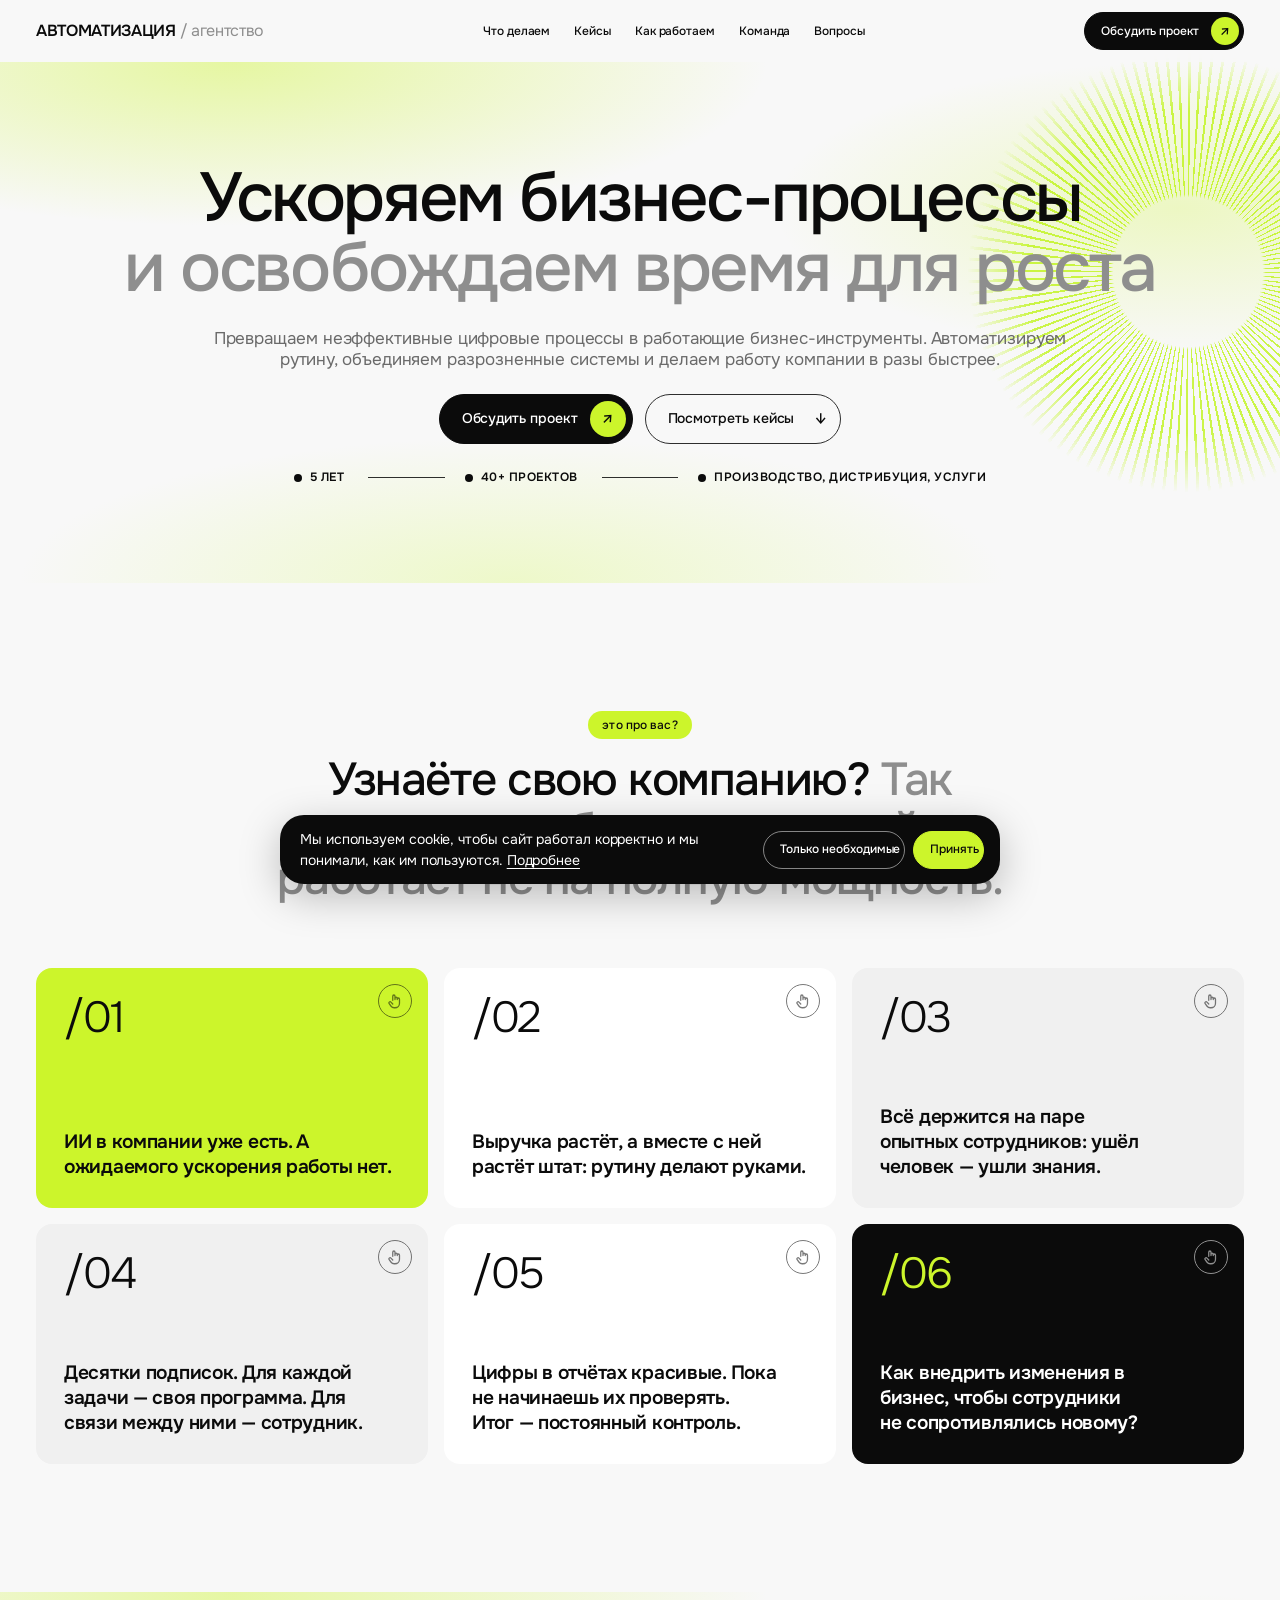
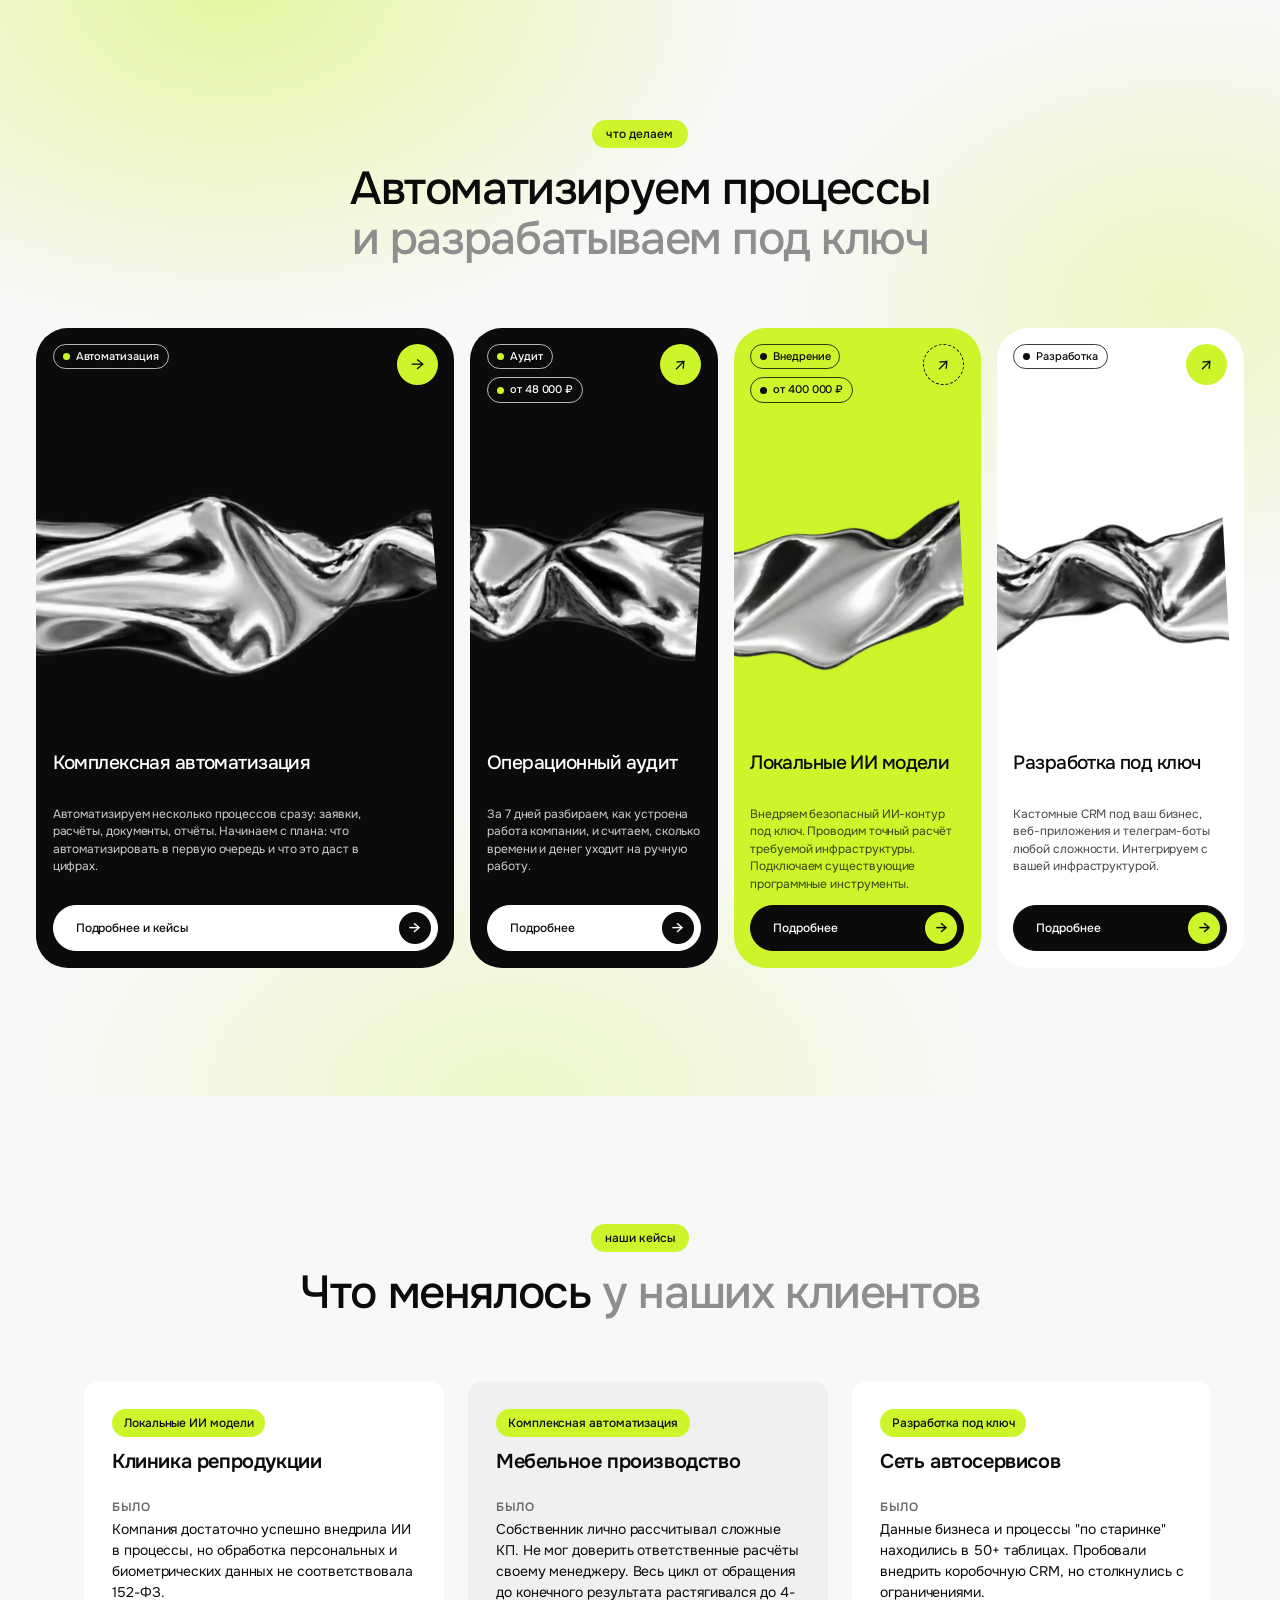
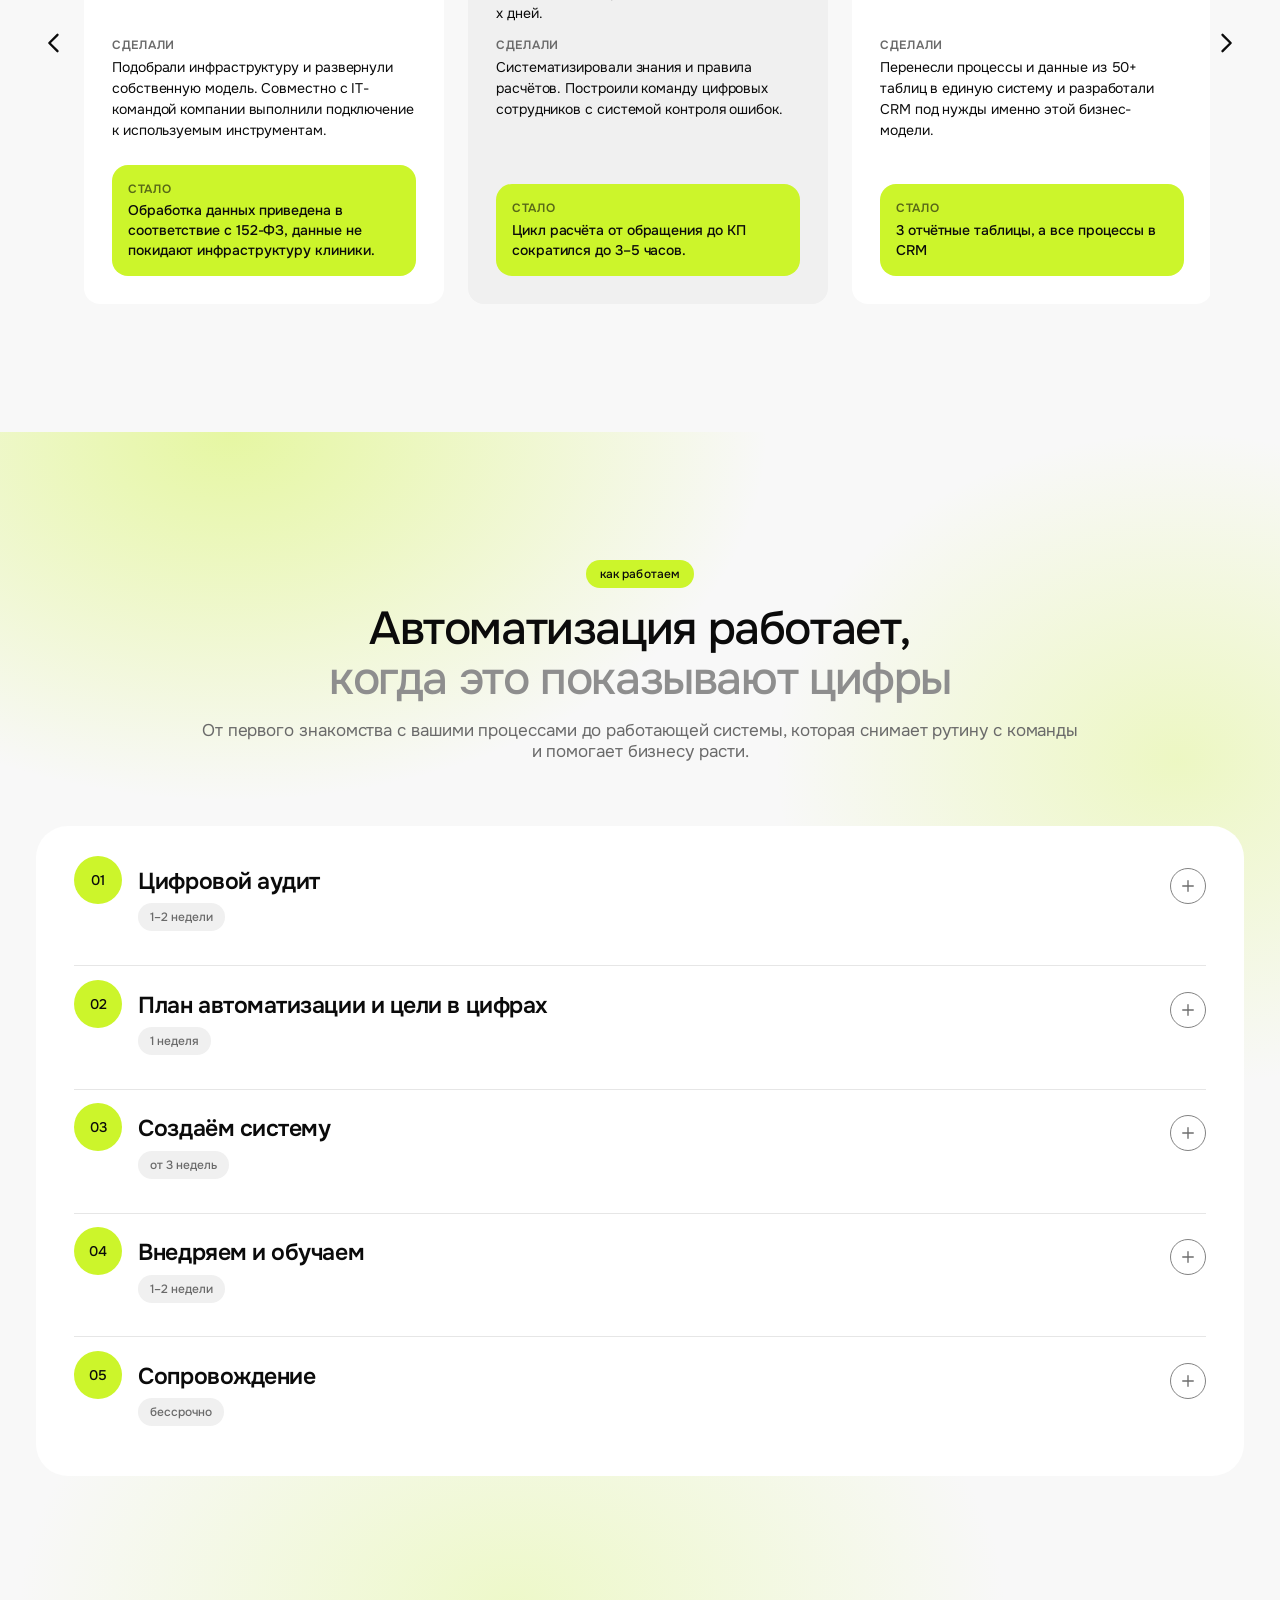
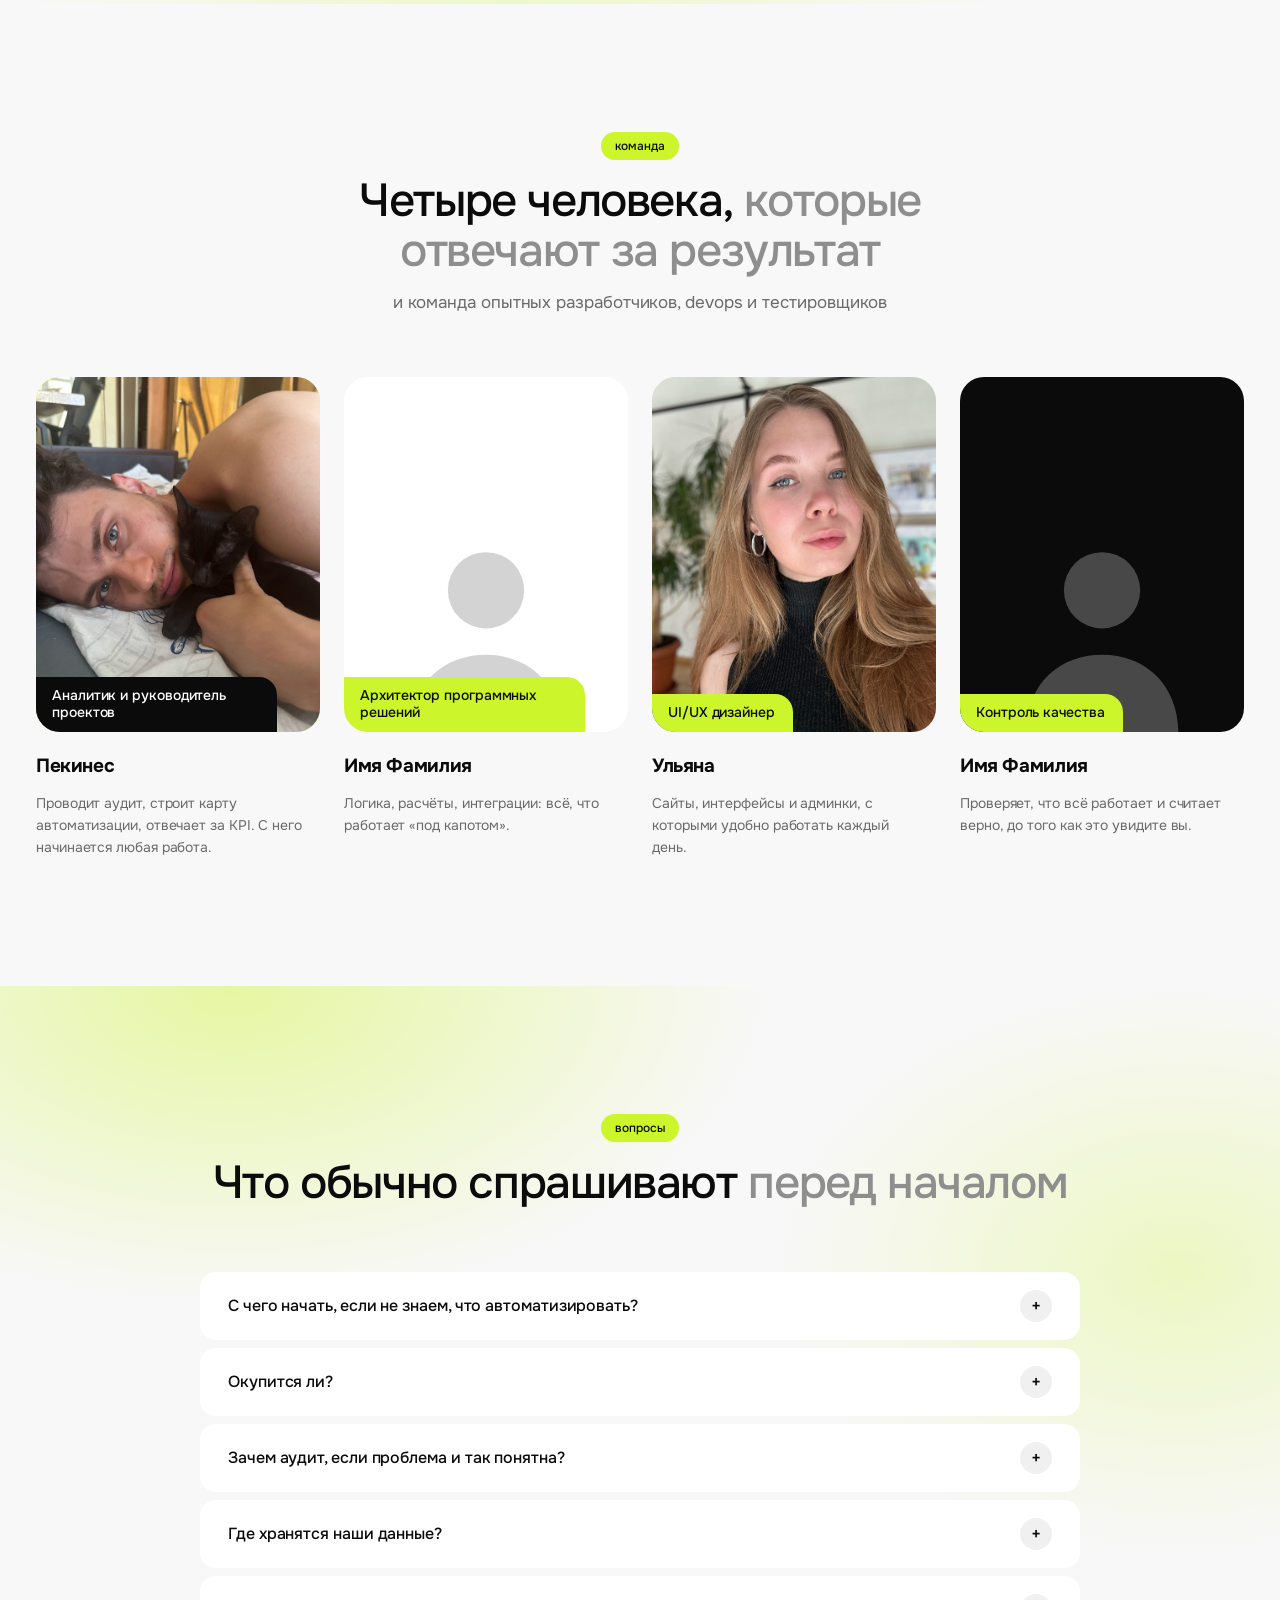
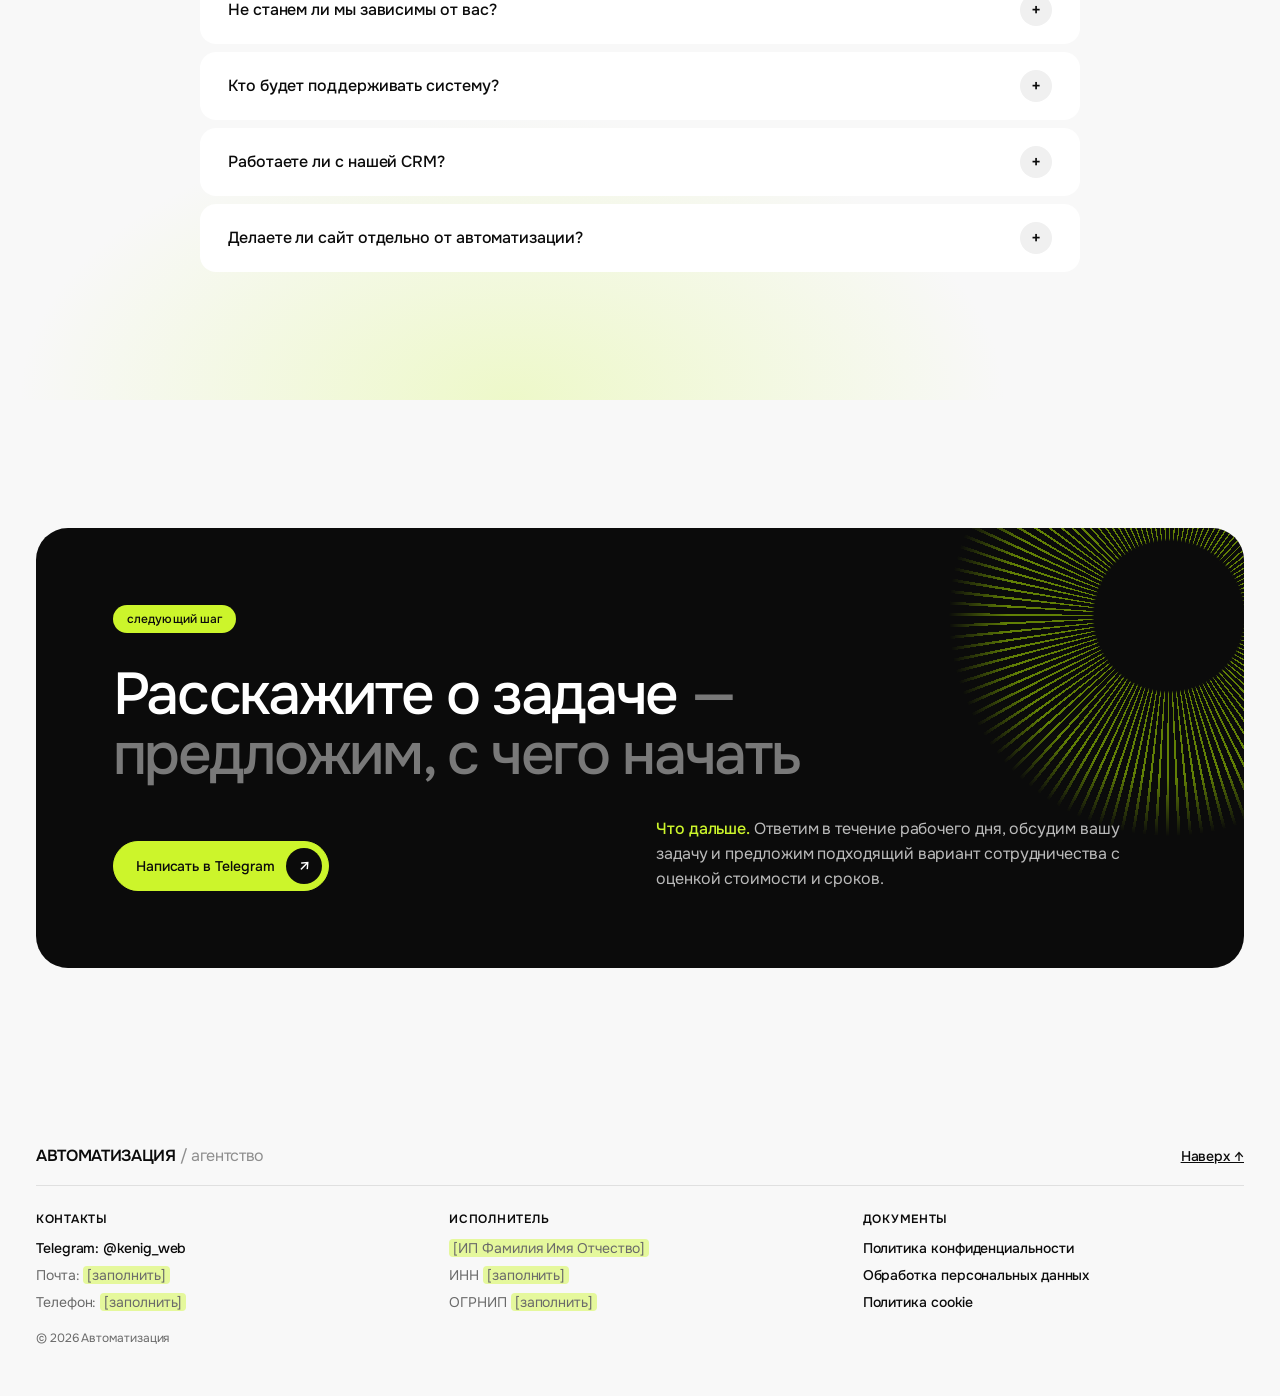
<file: index.html>
<!doctype html>
<html lang="ru">
<head>
  <meta charset="utf-8">
  <meta name="viewport" content="width=device-width, initial-scale=1, viewport-fit=cover">
  <meta name="description" content="Наводим порядок в процессах компании и закрепляем его в программах: автоматизация рутины, единые расчёты, интеграция CRM, сайты и CRM под ключ. Начинаем с аудита.">
  <meta name="theme-color" content="#f8f8f8">
  <title>Порядок в процессах компании | Автоматизация бизнеса</title>
  <script>document.documentElement.classList.add('js');</script>
  <link rel="preconnect" href="https://fonts.googleapis.com">
  <link rel="preconnect" href="https://fonts.gstatic.com" crossorigin>
  <link rel="stylesheet" href="https://fonts.googleapis.com/css2?family=Onest:wght@300;400;500;600&family=Unbounded:wght@500;700&display=swap&subset=cyrillic">
  <link rel="stylesheet" href="design-system/tokens.css?v=20261127h">
  <link rel="stylesheet" href="design-system/components.css?v=20261127h">
  <link rel="stylesheet" href="home.css?v=20261127h">
  <script src="home.js?v=20261127h" defer></script>
</head>
<body>

  <header class="site-header">
    <div class="container">
      <div class="nav">
        <a class="brand" href="index.html">АВТОМАТИЗАЦИЯ<span> / агентство</span></a>
        <nav class="nav__links" aria-label="Основная навигация">
          <a href="#services">Что делаем</a>
          <a href="#cases">Кейсы</a>
          <a href="#method">Как работаем</a>
          <a href="#team">Команда</a>
          <a href="#faq">Вопросы</a>
        </nav>
        <a class="btn btn--sm header-cta" href="#apply">Обсудить проект <span class="btn__arrow" aria-hidden="true">↗</span></a>
        <details class="mobile-menu">
          <summary class="btn btn--sm btn--plain" aria-label="Открыть меню">Меню</summary>
          <nav aria-label="Мобильная навигация">
            <a href="#services">Что делаем</a>
            <a href="#cases">Кейсы</a>
            <a href="#method">Как работаем</a>
            <a href="#team">Команда</a>
            <a href="#faq">Вопросы</a>
            <a class="mobile-menu__cta" href="#apply">Обсудить проект ↗</a>
          </nav>
        </details>
      </div>
    </div>
  </header>

  <main>

    <!-- ===== 4.1 Первый экран ===== -->
    <section class="section section--wash hero has-ghost" id="top" aria-labelledby="hero-title">
      <div class="rays" aria-hidden="true"></div>
      <div class="container hero__content">
        <h1 class="display hero__title" id="hero-title">Ускоряем бизнес-процессы <span class="muted-part">и освобождаем время для роста</span></h1>
        <p class="lead hero__lead">Превращаем неэффективные цифровые процессы в работающие бизнес-инструменты. Автоматизируем рутину, объединяем разрозненные системы и делаем работу компании в разы быстрее.</p>
        <div class="hero__actions">
          <a class="btn" href="#apply">Обсудить проект <span class="btn__arrow" aria-hidden="true">↗</span></a>
          <a class="btn btn--outline" href="#cases">Посмотреть кейсы <span class="btn__arrow" aria-hidden="true">↓</span></a>
        </div>
        <ul class="facts" aria-label="Коротко о нас">
          <li><span class="facts__dot"></span>5 лет</li>
          <li><span class="facts__dot"></span>40+ проектов</li>
          <li><span class="facts__dot"></span>производство, дистрибуция, услуги</li>
        </ul>
      </div>
    </section>

    <!-- ===== 4.2 Узнаёте свою компанию? ===== -->
    <section class="section" id="problems" aria-labelledby="problems-title">
      <div class="container">
        <div class="section-head">
          <span class="eyebrow">это про вас?</span>
          <h2 class="h2" id="problems-title">Узнаёте свою компанию? <span class="muted-part">Так выглядит бизнес, который работает не на полную мощность.</span></h2>
        </div>
        <div class="grid-6">
          <article class="tile tile--lime problem span-2" data-label="наблюдение" role="button"tabindex="0" aria-haspopup="dialog" data-solution="Многие внедряют ИИ, собирают автоматизации. Но между ответом нейросети и результатом по-прежнему стоит человек. Проблема не в ИИ. Проблема в том, как его внедрили." data-service="Операционный аудит" data-link="services/audit.html" data-reveal>
            <span class="step__index" aria-hidden="true">/01</span>
            <p class="tile__title problem__text">ИИ в компании уже есть. А ожидаемого ускорения работы нет.</p><span class="problem__flip" aria-hidden="true"><svg viewBox="0 0 24 24" width="18" height="18" fill="none" stroke="currentColor" stroke-width="1.7" stroke-linecap="round" stroke-linejoin="round"><path d="M9 11V5.5a1.5 1.5 0 0 1 3 0V10m0-1.5a1.5 1.5 0 0 1 3 0V10m0-.5a1.5 1.5 0 0 1 3 0V15a6 6 0 0 1-6 6h-1.2a5 5 0 0 1-4-2L4 15.3a1.6 1.6 0 0 1 2.6-1.8L9 16"/></svg></span>
          </article>
          <article class="tile problem span-2" role="button" tabindex="0" aria-haspopup="dialog" data-solution="Часть процессов автоматизируем. Освобождаем время сотрудников от рутины, которое можно направить туда, где они действительно создают ценность и рост для бизнеса." data-service="Комплексная автоматизация" data-link="services/automation.html" data-reveal>
            <span class="step__index" aria-hidden="true">/02</span>
            <p class="tile__title problem__text">Выручка растёт, а вместе с ней растёт штат: рутину делают руками.</p><span class="problem__flip" aria-hidden="true"><svg viewBox="0 0 24 24" width="18" height="18" fill="none" stroke="currentColor" stroke-width="1.7" stroke-linecap="round" stroke-linejoin="round"><path d="M9 11V5.5a1.5 1.5 0 0 1 3 0V10m0-1.5a1.5 1.5 0 0 1 3 0V10m0-.5a1.5 1.5 0 0 1 3 0V15a6 6 0 0 1-6 6h-1.2a5 5 0 0 1-4-2L4 15.3a1.6 1.6 0 0 1 2.6-1.8L9 16"/></svg></span>
          </article>
          <article class="tile tile--grey problem span-2" role="button" tabindex="0" aria-haspopup="dialog" data-solution="Собираем регламенты и опыт сотрудников в базу знаний, формируя RAG-систему. Знания остаются в компании, даже если человек уходит." data-service="Комплексная автоматизация" data-link="services/automation.html" data-reveal>
            <span class="step__index" aria-hidden="true">/03</span>
            <p class="tile__title problem__text">Всё держится на паре опытных сотрудников: ушёл человек — ушли знания.</p><span class="problem__flip" aria-hidden="true"><svg viewBox="0 0 24 24" width="18" height="18" fill="none" stroke="currentColor" stroke-width="1.7" stroke-linecap="round" stroke-linejoin="round"><path d="M9 11V5.5a1.5 1.5 0 0 1 3 0V10m0-1.5a1.5 1.5 0 0 1 3 0V10m0-.5a1.5 1.5 0 0 1 3 0V15a6 6 0 0 1-6 6h-1.2a5 5 0 0 1-4-2L4 15.3a1.6 1.6 0 0 1 2.6-1.8L9 16"/></svg></span>
          </article>
          <article class="tile tile--grey problem span-2" data-label="наблюдение" role="button" tabindex="0" aria-haspopup="dialog" data-solution="Время тратится не на задачи, а на управление программами. Проблема не в количестве инструментов. Проблема в том, что они не работают как единый механизм." data-service="Комплексная автоматизация" data-link="services/automation.html" data-reveal>
            <span class="step__index" aria-hidden="true">/04</span>
            <p class="tile__title problem__text">Десятки подписок. Для каждой задачи — своя программа. Для связи между ними — сотрудник.</p><span class="problem__flip" aria-hidden="true"><svg viewBox="0 0 24 24" width="18" height="18" fill="none" stroke="currentColor" stroke-width="1.7" stroke-linecap="round" stroke-linejoin="round"><path d="M9 11V5.5a1.5 1.5 0 0 1 3 0V10m0-1.5a1.5 1.5 0 0 1 3 0V10m0-.5a1.5 1.5 0 0 1 3 0V15a6 6 0 0 1-6 6h-1.2a5 5 0 0 1-4-2L4 15.3a1.6 1.6 0 0 1 2.6-1.8L9 16"/></svg></span>
          </article>
          <article class="tile problem span-2" role="button" tabindex="0" aria-haspopup="dialog" data-solution="Внедряем механизмы, где данные собираются автоматически, показатели рассчитываются по единым правилам, а расхождения обнаруживаются до того, как попадут в отчёт." data-service="Комплексная автоматизация" data-link="services/automation.html" data-reveal>
            <span class="step__index" aria-hidden="true">/05</span>
            <p class="tile__title problem__text">Цифры в отчётах красивые. Пока не начинаешь их проверять. Итог — постоянный контроль.</p><span class="problem__flip" aria-hidden="true"><svg viewBox="0 0 24 24" width="18" height="18" fill="none" stroke="currentColor" stroke-width="1.7" stroke-linecap="round" stroke-linejoin="round"><path d="M9 11V5.5a1.5 1.5 0 0 1 3 0V10m0-1.5a1.5 1.5 0 0 1 3 0V10m0-.5a1.5 1.5 0 0 1 3 0V15a6 6 0 0 1-6 6h-1.2a5 5 0 0 1-4-2L4 15.3a1.6 1.6 0 0 1 2.6-1.8L9 16"/></svg></span>
          </article>
          <article class="tile tile--ink problem span-2" role="button" tabindex="0" aria-haspopup="dialog" data-solution="Мы не про увольнения. Наша цель — привести в порядок цифровые процессы компании и снять с вашей команды рутину, освободив их энергию на развитие компании." data-service="Операционный аудит" data-link="services/audit.html" data-reveal>
            <span class="step__index" aria-hidden="true">/06</span>
            <p class="tile__title problem__text">Как внедрить изменения в бизнес, чтобы сотрудники не сопротивлялись новому?</p><span class="problem__flip" aria-hidden="true"><svg viewBox="0 0 24 24" width="18" height="18" fill="none" stroke="currentColor" stroke-width="1.7" stroke-linecap="round" stroke-linejoin="round"><path d="M9 11V5.5a1.5 1.5 0 0 1 3 0V10m0-1.5a1.5 1.5 0 0 1 3 0V10m0-.5a1.5 1.5 0 0 1 3 0V15a6 6 0 0 1-6 6h-1.2a5 5 0 0 1-4-2L4 15.3a1.6 1.6 0 0 1 2.6-1.8L9 16"/></svg></span>
          </article>
        </div>
      </div>
    </section>

    <!-- ===== 4.3 Что делаем ===== -->
    <section class="section section--wash" id="services" aria-labelledby="services-title">
      <div class="container">
        <div class="section-head">
          <span class="eyebrow">что делаем</span>
          <h2 class="h2" id="services-title">Автоматизируем процессы <span class="muted-part">и разрабатываем под ключ</span></h2>
        </div>
        <div class="acc">
          <article class="svc svc--ink is-active" data-reveal>
            <div class="svc__top">
              <ul class="svc__pills">
                <li class="svc__pill"><i></i>Автоматизация</li>
              </ul>
              <span class="svc__go" aria-hidden="true">↗</span>
            </div>
            <div class="chrome" style="--rot:-9deg;--pos:0%" aria-hidden="true"></div>
            <div class="svc__body">
              <h3 class="svc__title">Комплексная автоматизация</h3>
              <p class="svc__text">Автоматизируем несколько процессов сразу: заявки, расчёты, документы, отчёты. Начинаем с плана: что автоматизировать в первую очередь и что это даст в цифрах.</p>
              <a class="btn btn--white svc__btn" href="services/automation.html"><span>Подробнее<span class="svc__ext">&nbsp;и кейсы</span></span> <span class="btn__arrow" aria-hidden="true">→</span></a>
            </div>
          </article>
          <article class="svc svc--ink" data-reveal>
            <div class="svc__top">
              <ul class="svc__pills">
                <li class="svc__pill"><i></i>Аудит</li>
                <li class="svc__pill svc__pill--price"><i></i>от 48 000 ₽</li>
              </ul>
              <span class="svc__go" aria-hidden="true">↗</span>
            </div>
            <div class="chrome" style="--rot:7deg;--pos:100%" aria-hidden="true"></div>
            <div class="svc__body">
              <h3 class="svc__title">Операционный аудит</h3>
              <p class="svc__text">За 7 дней разбираем, как устроена работа компании, и считаем, сколько времени и денег уходит на ручную работу.</p>
              <a class="btn btn--white svc__btn" href="services/audit.html"><span>Подробнее<span class="svc__ext">&nbsp;и кейсы</span></span> <span class="btn__arrow" aria-hidden="true">→</span></a>
            </div>
          </article>
          <article class="svc svc--lime" data-reveal>
            <div class="svc__top">
              <ul class="svc__pills">
                <li class="svc__pill"><i></i>Внедрение</li>
                <li class="svc__pill svc__pill--price"><i></i>от 400 000 ₽</li>
              </ul>
              <span class="svc__go" aria-hidden="true">↗</span>
            </div>
            <div class="chrome" style="--rot:-5deg;--pos:50%" aria-hidden="true"></div>
            <div class="svc__body">
              <h3 class="svc__title">Локальные ИИ модели</h3>
              <p class="svc__text">Внедряем безопасный ИИ-контур под ключ. Проводим точный расчёт требуемой инфраструктуры. Подключаем существующие программные инструменты.</p>
              <a class="btn svc__btn" href="services/local-ai.html"><span>Подробнее<span class="svc__ext">&nbsp;и кейсы</span></span> <span class="btn__arrow" aria-hidden="true">→</span></a>
            </div>
          </article>
          <article class="svc svc--white" data-reveal>
            <div class="svc__top">
              <ul class="svc__pills">
                <li class="svc__pill"><i></i>Разработка</li>
              </ul>
              <span class="svc__go" aria-hidden="true">↗</span>
            </div>
            <div class="chrome" style="--rot:-6deg;--pos:30%" aria-hidden="true"></div>
            <div class="svc__body">
              <h3 class="svc__title">Разработка под ключ</h3>
              <p class="svc__text">Кастомные CRM под ваш бизнес, веб-приложения и телеграм-боты любой сложности. Интегрируем с вашей инфраструктурой.</p>
              <a class="btn  svc__btn" href="services/websites.html"><span>Подробнее<span class="svc__ext">&nbsp;и кейсы</span></span> <span class="btn__arrow" aria-hidden="true">→</span></a>
            </div>
          </article>
        </div>
      </div>
    </section>

    <!-- ===== 4.4 Лучшие кейсы ===== -->
    <section class="section" id="cases" aria-labelledby="cases-title">
      <div class="container">
        <div class="section-head">
          <span class="eyebrow">наши кейсы</span>
          <h2 class="h2" id="cases-title">Что менялось <span class="muted-part">у наших клиентов</span></h2>
        </div>
        <div class="carousel" data-carousel>
        <button class="carousel__btn carousel__btn--prev" type="button" aria-label="Предыдущие кейсы"><svg viewBox="0 0 24 24" width="20" height="20" fill="none" stroke="currentColor" stroke-width="2" stroke-linecap="round" stroke-linejoin="round" aria-hidden="true"><path d="M15 5l-7 7 7 7"/></svg></button>
        <div class="carousel__track" tabindex="0" aria-label="Кейсы клиентов">

          <article class="tile case" data-reveal>
            <div class="case__head">
              <a class="chip chip--lime case__tag" href="services/local-ai.html">Локальные ИИ модели</a>
              <h3 class="tile__title">Клиника репродукции</h3>
            </div>
            <dl>
              <div><dt>Было</dt><dd>Компания достаточно успешно внедрила ИИ в процессы, но обработка персональных и биометрических данных не соответствовала 152-ФЗ.</dd></div>
              <div><dt>Сделали</dt><dd>Подобрали инфраструктуру и развернули собственную модель. Совместно с IT-командой компании выполнили подключение к используемым инструментам.</dd></div>
            </dl>
            <p class="case__result"><span>Стало</span>Обработка данных приведена в соответствие с 152-ФЗ, данные не покидают инфраструктуру клиники.</p>
          </article>

          <article class="tile tile--grey case" data-reveal>
            <div class="case__head">
              <a class="chip chip--lime case__tag" href="services/automation.html">Комплексная автоматизация</a>
              <h3 class="tile__title">Мебельное производство</h3>
            </div>
            <dl>
              <div><dt>Было</dt><dd>Собственник лично рассчитывал сложные КП. Не мог доверить ответственные расчёты своему менеджеру. Весь цикл от обращения до конечного результата растягивался до 4-х дней.</dd></div>
              <div><dt>Сделали</dt><dd>Систематизировали знания и правила расчётов. Построили команду цифровых сотрудников с системой контроля ошибок.</dd></div>
            </dl>
            <p class="case__result"><span>Стало</span>Цикл расчёта от обращения до КП сократился до 3–5 часов.</p>
          </article>

          <article class="tile case" data-reveal>
            <div class="case__head">
              <a class="chip chip--lime case__tag" href="services/websites.html">Разработка под ключ</a>
              <h3 class="tile__title">Сеть автосервисов</h3>
            </div>
            <dl>
              <div><dt>Было</dt><dd>Данные бизнеса и процессы "по старинке" находились в 50+ таблицах. Пробовали внедрить коробочную CRM, но столкнулись с ограничениями.</dd></div>
              <div><dt>Сделали</dt><dd>Перенесли процессы и данные из 50+ таблиц в единую систему и разработали CRM под нужды именно этой бизнес-модели.</dd></div>
            </dl>
            <p class="case__result"><span>Стало</span>3 отчётные таблицы, а все процессы в CRM</p>
          </article>

          <article class="tile tile--grey case" data-reveal>
            <div class="case__head">
              <a class="chip chip--lime case__tag" href="services/automation.html">Комплексная автоматизация</a>
              <h3 class="tile__title">Селлер на маркетплейсах</h3>
            </div>
            <dl>
              <div><dt>Было</dt><dd>3 площадки, более 200 товаров. Ежедневная ручная аналитика продаж занимала у менеджеров 80% времени. Новые позиции = найм новых менеджеров.</dd></div>
              <div><dt>Сделали</dt><dd>Создали систему: анализ платного хранения, сводные данные по продажам, аналитика конкурентов. Система одновременно анализирует все 3 площадки.</dd></div>
            </dl>
            <p class="case__result"><span>Стало</span>Сократили ФОТ на 40%, готовый отчёт за 1 час</p>
          </article>

          <article class="tile case" data-reveal>
            <div class="case__head">
              <a class="chip chip--lime case__tag" href="services/automation.html">Комплексная автоматизация</a>
              <h3 class="tile__title">Служба поддержки</h3>
            </div>
            <dl>
              <div><dt>Было</dt><dd>Крупная франшиза. Большое количество запросов в отдел саппорта. Среднее время обработки заявки 1 день, 38% ошибок в ответах и это уже с ИИ.</dd></div>
              <div><dt>Сделали</dt><dd>Сформировали единую корпоративную базу знаний. Для ответов добавили проверки релевантности информации. Изменили формат использования ИИ в отделе.</dd></div>
            </dl>
            <p class="case__result"><span>Стало</span>Точность 98%, среднее время ответа 7 минут</p>
          </article>

          <article class="tile tile--grey case" data-reveal>
            <div class="case__head">
              <a class="chip chip--lime case__tag" href="services/websites.html">Разработка под ключ</a>
              <h3 class="tile__title">Интернет-магазин</h3>
            <a class="case__more" href="cases/mlada.html" aria-label="Подробнее о кейсе MLADA">Подробнее <svg width="14" height="14" viewBox="0 0 16 16" fill="none" aria-hidden="true"><path d="M3 8h10M9 4l4 4-4 4" stroke="currentColor" stroke-width="1.6" stroke-linecap="round" stroke-linejoin="round"/></svg></a>
            </div>
            <dl>
              <div><dt>Было</dt><dd>Продажи шли только через маркетплейсы, остатки на сайте приходилось обновлять вручную.</dd></div>
              <div><dt>Сделали</dt><dd>Собственный магазин с автоучётом остатков, личным кабинетом, Telegram-ботом и админкой.</dd></div>
            </dl>
            <p class="case__result"><span>Стало</span>Свой канал продаж с комиссией в 8–10 раз ниже маркетплейса</p>
          </article>

        </div>
        <button class="carousel__btn carousel__btn--next" type="button" aria-label="Следующие кейсы"><svg viewBox="0 0 24 24" width="20" height="20" fill="none" stroke="currentColor" stroke-width="2" stroke-linecap="round" stroke-linejoin="round" aria-hidden="true"><path d="M9 5l7 7-7 7"/></svg></button>
        </div>
        <!-- <p class="cases-more"><a class="link" href="cases.html">Ещё кейсы <span aria-hidden="true">→</span></a></p> -->
      </div>
    </section>

    <!-- ===== 4.5 Как работаем ===== -->
    <section class="section section--wash" id="method" aria-labelledby="method-title">
      <div class="container">
        <div class="section-head">
          <span class="eyebrow">как работаем</span>
          <h2 class="h2" id="method-title">Автоматизация работает, <span class="muted-part">когда это показывают цифры</span></h2>
          <p class="lead">От первого знакомства с вашими процессами до работающей системы, которая снимает рутину с команды и помогает бизнесу расти.</p>
        </div>
        <ol class="method" aria-label="Этапы работы">
          <li class="method-row" data-acc data-reveal role="button" tabindex="0" aria-expanded="false">
            <span class="step__index" aria-hidden="true">01</span>
            <div class="method-row__main">
              <h3 class="h3">Цифровой аудит</h3>
              <span class="chip">1–2 недели</span>
              <div class="method-row__body"><div class="method-row__inner"><p class="tile__text">Мы ничего не внедряем, пока не разберёмся, как устроена работа компании: кто за что отвечает, где теряется время и какие задачи повторяются. Подготавливаем оцифровку ваших процессов и проверяем готовность данных к дальнейшей автоматизации.</p></div></div>
            </div>
          <span class="method-row__toggle" aria-hidden="true"><svg viewBox="0 0 24 24" width="18" height="18" fill="none" stroke="currentColor" stroke-width="1.8" stroke-linecap="round"><path d="M12 5v14M5 12h14"/></svg></span></li>
          <li class="method-row" data-acc data-reveal role="button" tabindex="0" aria-expanded="false">
            <span class="step__index" aria-hidden="true">02</span>
            <div class="method-row__main">
              <h3 class="h3">План автоматизации и цели в цифрах</h3>
              <span class="chip">1 неделя</span>
              <div class="method-row__body"><div class="method-row__inner"><p class="tile__text">Выбираем, что автоматизировать в первую очередь: только то, что окупается и освобождает время сотрудников. Фиксируем цифры, по которым проверим результат.</p></div></div>
            </div>
          <span class="method-row__toggle" aria-hidden="true"><svg viewBox="0 0 24 24" width="18" height="18" fill="none" stroke="currentColor" stroke-width="1.8" stroke-linecap="round"><path d="M12 5v14M5 12h14"/></svg></span></li>
          <li class="method-row" data-acc data-reveal role="button" tabindex="0" aria-expanded="false">
            <span class="step__index" aria-hidden="true">03</span>
            <div class="method-row__main">
              <h3 class="h3">Создаём систему</h3>
              <span class="chip">от 3 недель</span>
              <div class="method-row__body"><div class="method-row__inner"><p class="tile__text">Разрабатываем решения под конкретные задачи компании: связываем системы, настраиваем интеграции, создаём цифровых сотрудников и автоматизируем повторяющиеся операции.</p></div></div>
            </div>
          <span class="method-row__toggle" aria-hidden="true"><svg viewBox="0 0 24 24" width="18" height="18" fill="none" stroke="currentColor" stroke-width="1.8" stroke-linecap="round"><path d="M12 5v14M5 12h14"/></svg></span></li>
          <li class="method-row" data-acc data-reveal role="button" tabindex="0" aria-expanded="false">
            <span class="step__index" aria-hidden="true">04</span>
            <div class="method-row__main">
              <h3 class="h3">Внедряем и обучаем</h3>
              <span class="chip">1–2 недели</span>
              <div class="method-row__body"><div class="method-row__inner"><p class="tile__text">Не оставляем вас один на один с новыми инструментами. Помогаем освоить изменения, следим за работой решений и постепенно замеряем эффективность.</p></div></div>
            </div>
          <span class="method-row__toggle" aria-hidden="true"><svg viewBox="0 0 24 24" width="18" height="18" fill="none" stroke="currentColor" stroke-width="1.8" stroke-linecap="round"><path d="M12 5v14M5 12h14"/></svg></span></li>
          <li class="method-row" data-acc data-reveal role="button" tabindex="0" aria-expanded="false">
            <span class="step__index" aria-hidden="true">05</span>
            <div class="method-row__main">
              <h3 class="h3">Сопровождение</h3>
              <span class="chip">бессрочно</span>
              <div class="method-row__body"><div class="method-row__inner"><p class="tile__text">Остаёмся рядом после запуска. Никакой зависимости от подрядчиков, вся система разворачивается у вас и остаётся вашей собственностью.</p></div></div>
            </div>
          <span class="method-row__toggle" aria-hidden="true"><svg viewBox="0 0 24 24" width="18" height="18" fill="none" stroke="currentColor" stroke-width="1.8" stroke-linecap="round"><path d="M12 5v14M5 12h14"/></svg></span></li>
        </ol>
      </div>
    </section>

    <!-- ===== 4.6 Команда ===== -->
    <section class="section" id="team" aria-labelledby="team-title">
      <div class="container">
        <div class="section-head">
          <span class="eyebrow">команда</span>
          <h2 class="h2" id="team-title">Четыре человека, <span class="muted-part">которые отвечают за результат</span></h2>
          <p class="lead">и команда опытных разработчиков, devops и тестировщиков</p>
        </div>
        <div class="people-wrap" data-people>
          <button class="people__btn people__btn--prev" type="button" aria-label="Предыдущие"><svg viewBox="0 0 24 24" width="20" height="20" fill="none" stroke="currentColor" stroke-width="2" stroke-linecap="round" stroke-linejoin="round" aria-hidden="true"><path d="M15 5l-7 7 7 7"/></svg></button>
          <div class="people">
          <article class="person" data-reveal>
            <div class="person__photo person__photo--lime">
              <img src="images/team/pekines.jpg" alt="Пекинес, аналитик и руководитель проектов" loading="lazy" style="object-position: 35% 45%">
              <span class="person__role">Аналитик и руководитель проектов</span>
            </div>
            <h3 class="person__name">Пекинес</h3>
            <p class="person__bio">Проводит аудит, строит карту автоматизации, отвечает за KPI. С него начинается любая работа.</p>
          </article>
          <article class="person" data-reveal>
            <div class="person__photo">
              <!-- Фото: заменить блок с силуэтом на <img src="images/team/имя.webp" alt="Имя Фамилия" loading="lazy"> -->
              <svg viewBox="0 0 120 150" aria-hidden="true"><circle cx="60" cy="52" r="26"/><path d="M8 150c0-34 23-54 52-54s52 20 52 54z"/></svg>
              <span class="person__role">Архитектор программных решений</span>
            </div>
            <h3 class="person__name">Имя Фамилия</h3>
            <p class="person__bio">Логика, расчёты, интеграции: всё, что работает «под капотом».</p>
          </article>
          <article class="person" data-reveal>
            <div class="person__photo person__photo--grey">
              <img src="images/team/ulyana.jpg" alt="Ульяна, UI/UX дизайнер" loading="lazy">
              <span class="person__role">UI/UX дизайнер</span>
            </div>
            <h3 class="person__name">Ульяна</h3>
            <p class="person__bio">Сайты, интерфейсы и админки, с которыми удобно работать каждый день.</p>
          </article>
          <article class="person" data-reveal>
            <div class="person__photo person__photo--ink">
              <!-- Фото: заменить блок с силуэтом на <img src="images/team/имя.webp" alt="Имя Фамилия" loading="lazy"> -->
              <svg viewBox="0 0 120 150" aria-hidden="true"><circle cx="60" cy="52" r="26"/><path d="M8 150c0-34 23-54 52-54s52 20 52 54z"/></svg>
              <span class="person__role">Контроль качества</span>
            </div>
            <h3 class="person__name">Имя Фамилия</h3>
            <p class="person__bio">Проверяет, что всё работает и считает верно, до того как это увидите вы.</p>
          </article>
          </div>
          <button class="people__btn people__btn--next" type="button" aria-label="Следующие"><svg viewBox="0 0 24 24" width="20" height="20" fill="none" stroke="currentColor" stroke-width="2" stroke-linecap="round" stroke-linejoin="round" aria-hidden="true"><path d="M9 5l7 7-7 7"/></svg></button>
        </div>
      </div>
    </section>

    <!-- ===== 4.7 Вопросы ===== -->
    <section class="section section--wash" id="faq" aria-labelledby="faq-title">
      <div class="container">
        <div class="section-head">
          <span class="eyebrow">вопросы</span>
          <h2 class="h2" id="faq-title">Что обычно спрашивают <span class="muted-part">перед началом</span></h2>
        </div>
        <div class="faq">
          <details><summary>С чего начать, если не знаем, что автоматизировать?<span class="plus" aria-hidden="true">+</span></summary><p>С аудита. Мы разберём процессы, замерим, где уходит время, и предложим, что автоматизировать в первую очередь.</p></details>
          <details><summary>Окупится ли?<span class="plus" aria-hidden="true">+</span></summary><p>Окупаемость считаем на этапе карты автоматизации, до внедрения. Если расчёт не сходится, скажем об этом до начала работ.</p></details>
          <details><summary>Зачем аудит, если проблема и так понятна?<span class="plus" aria-hidden="true">+</span></summary><p>Без него нельзя измерить результат: не с чем сравнивать. К тому же часто узкое место оказывается не там, где его видно.</p></details>
          <details><summary>Где хранятся наши данные?<span class="plus" aria-hidden="true">+</span></summary><p>Данные обрабатываются на вашем сервере или в российском дата-центре — схему согласуем с вашей службой безопасности и закрепляем в договоре. Работаем по NDA.</p></details>
          <details><summary>Не станем ли мы зависимы от вас?<span class="plus" aria-hidden="true">+</span></summary><p>Нет. Документация, доступы, правила и инструкции остаются у вас.</p></details>
          <details><summary>Кто будет поддерживать систему?<span class="plus" aria-hidden="true">+</span></summary><p>Мы — по договору поддержки. Ещё обучаем ваших сотрудников и передаём документацию.</p></details>
          <details><summary>Работаете ли с нашей CRM?<span class="plus" aria-hidden="true">+</span></summary><p>Да: Битрикс24, amoCRM и другие.</p></details>
          <details><summary>Делаете ли сайт отдельно от автоматизации?<span class="plus" aria-hidden="true">+</span></summary><p>Да, это отдельная услуга. Аудит процессов для сайта не нужен.</p></details>
        </div>
      </div>
    </section>

    <!-- ===== 4.8 Финальный призыв ===== -->
    <section class="section" id="apply" aria-labelledby="final-title">
      <div class="container">
        <div class="final" data-reveal>
          <div class="rays" aria-hidden="true"></div>
          <span class="eyebrow">следующий шаг</span>
          <h2 class="display final__title" id="final-title">Расскажите о задаче <span class="muted-part">— предложим, с чего начать</span></h2>
          <div class="final__row">
            <div class="final__cta">
              <a class="btn btn--lime" href="https://t.me/kenig_web" target="_blank" rel="noopener noreferrer">Написать в Telegram <span class="btn__arrow" aria-hidden="true">↗</span></a>
            </div>
            <p><strong style="color:var(--accent);font-weight:500">Что дальше.</strong> Ответим в течение рабочего дня, обсудим вашу задачу и предложим подходящий вариант сотрудничества с оценкой стоимости и сроков.</p>
          </div>
        </div>
      </div>
    </section>

  </main>

  <!-- ===== 4.9 Подвал ===== -->
  <footer class="container footer">
    <a class="brand" href="index.html">АВТОМАТИЗАЦИЯ<span> / агентство</span></a>
    <div class="footer__links"><a href="#top">Наверх ↑</a></div>
    <div class="footer__legal">
      <div class="footer__col">
        <h3 class="footer__h">Контакты</h3>
        <a href="https://t.me/kenig_web" target="_blank" rel="noopener noreferrer">Telegram: @kenig_web</a>
        <span>Почта: <em class="footer__todo">[заполнить]</em></span>
        <span>Телефон: <em class="footer__todo">[заполнить]</em></span>
      </div>
      <div class="footer__col">
        <h3 class="footer__h">Исполнитель</h3>
        <span><em class="footer__todo">[ИП Фамилия Имя Отчество]</em></span>
        <span>ИНН <em class="footer__todo">[заполнить]</em></span>
        <span>ОГРНИП <em class="footer__todo">[заполнить]</em></span>
      </div>
      <div class="footer__col">
        <h3 class="footer__h">Документы</h3>
        <a href="privacy.html">Политика конфиденциальности</a>
        <a href="personal-data.html">Обработка персональных данных</a>
        <a href="cookies.html">Политика cookie</a>
      </div>
    </div>
    <p class="footer__copy">© 2026 Автоматизация</p>
  </footer>

</body>
</html>
</file>
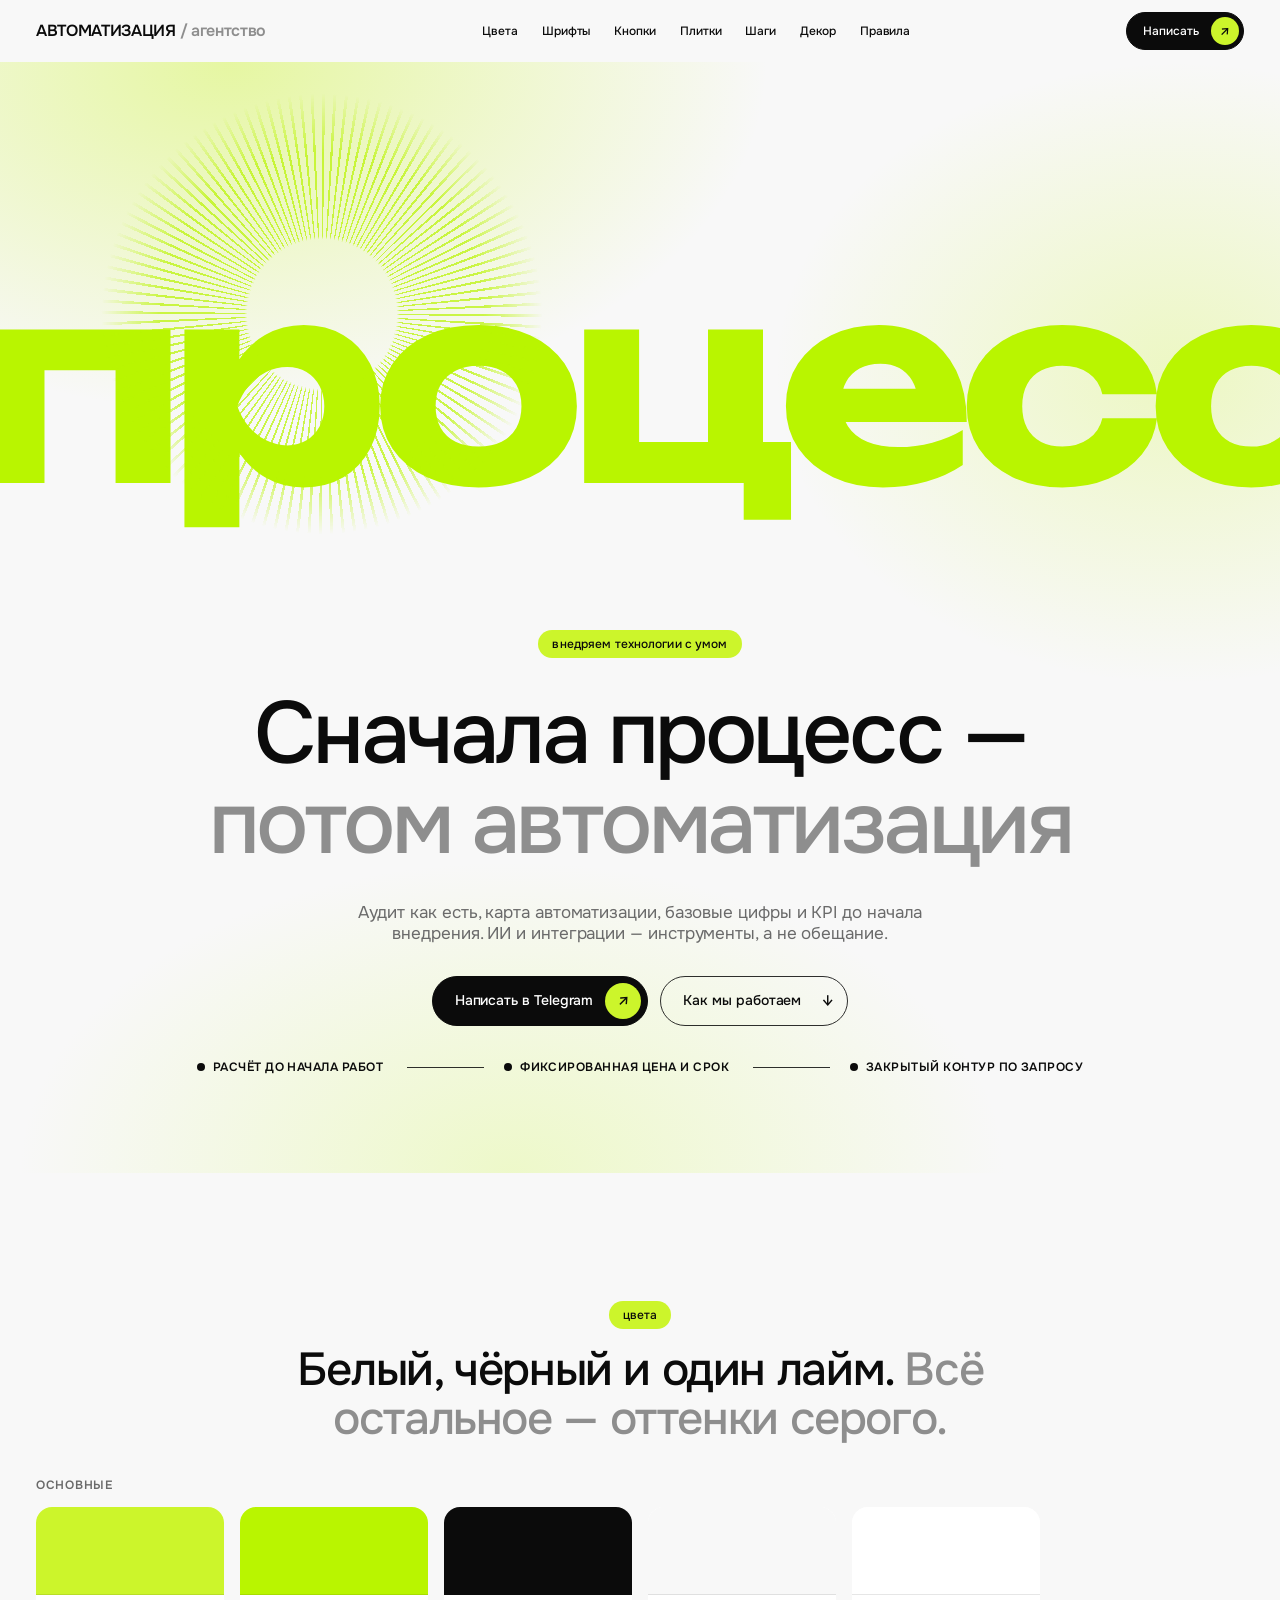
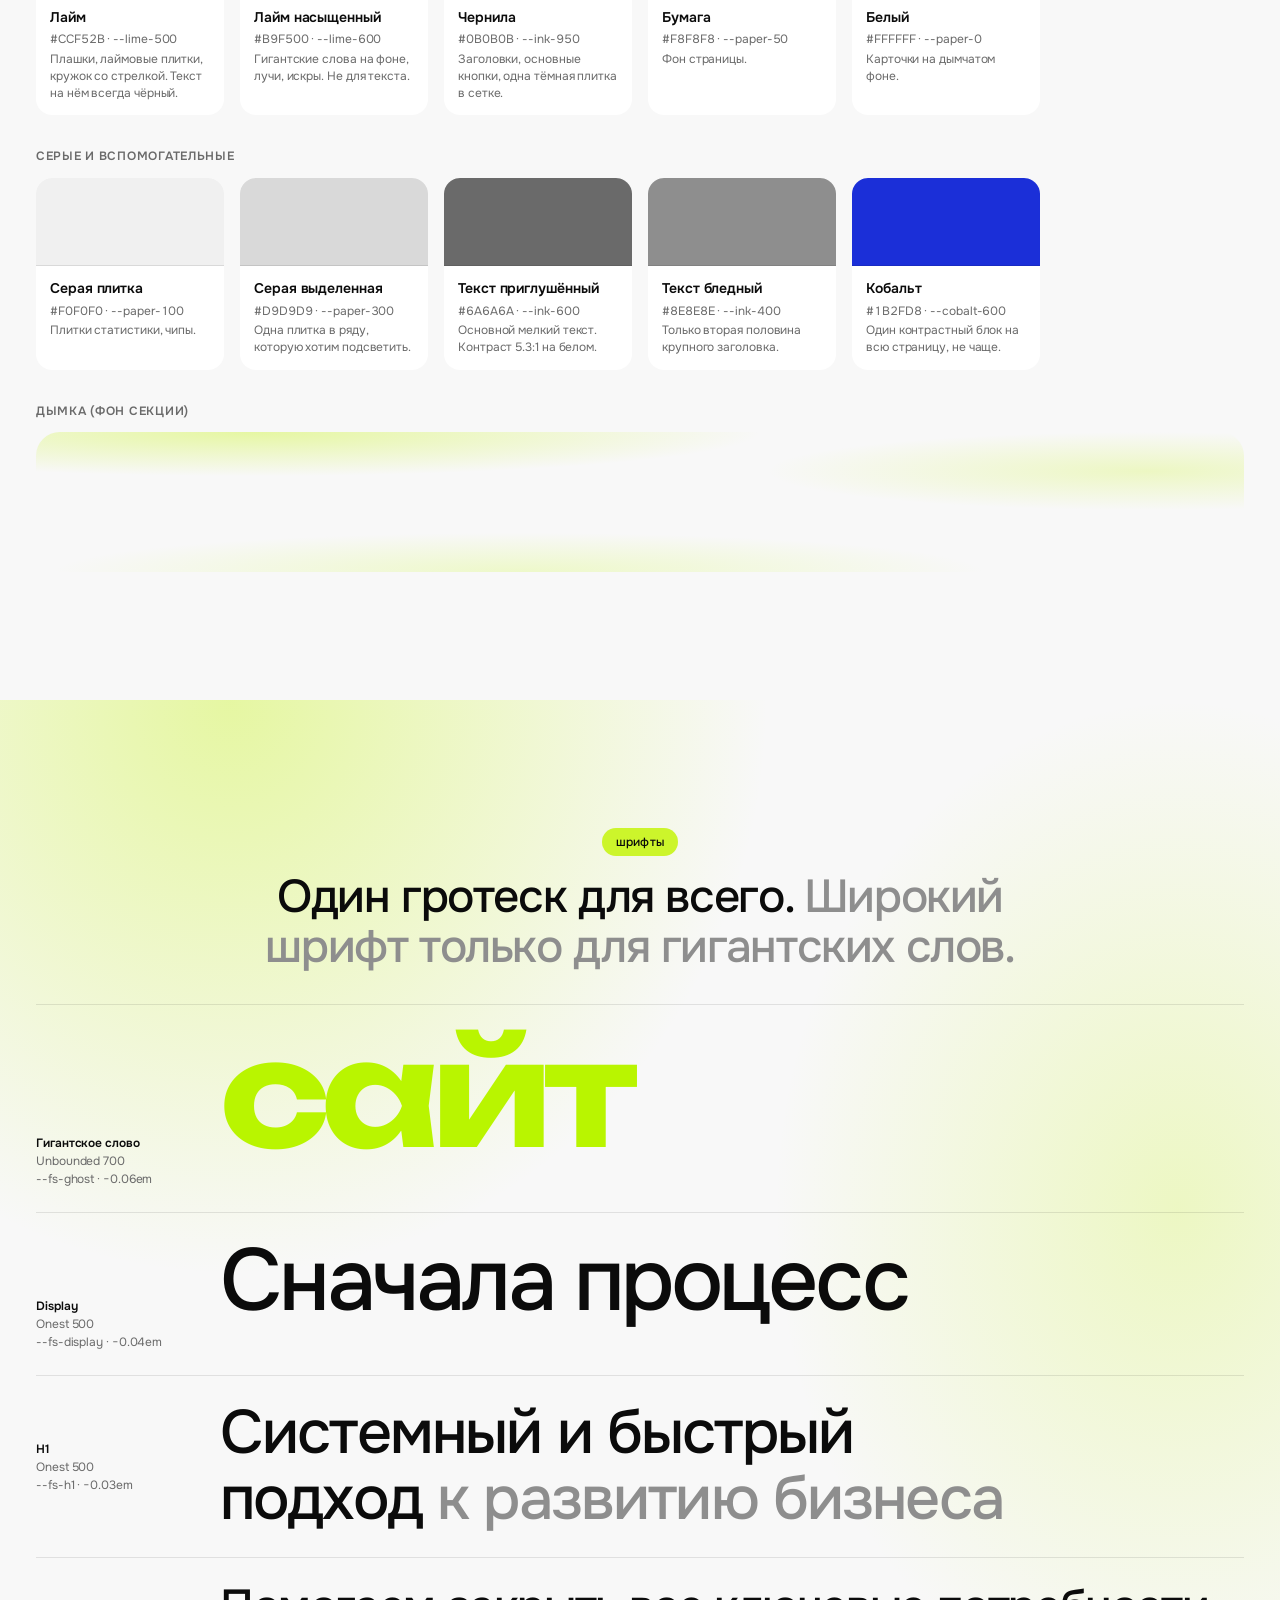
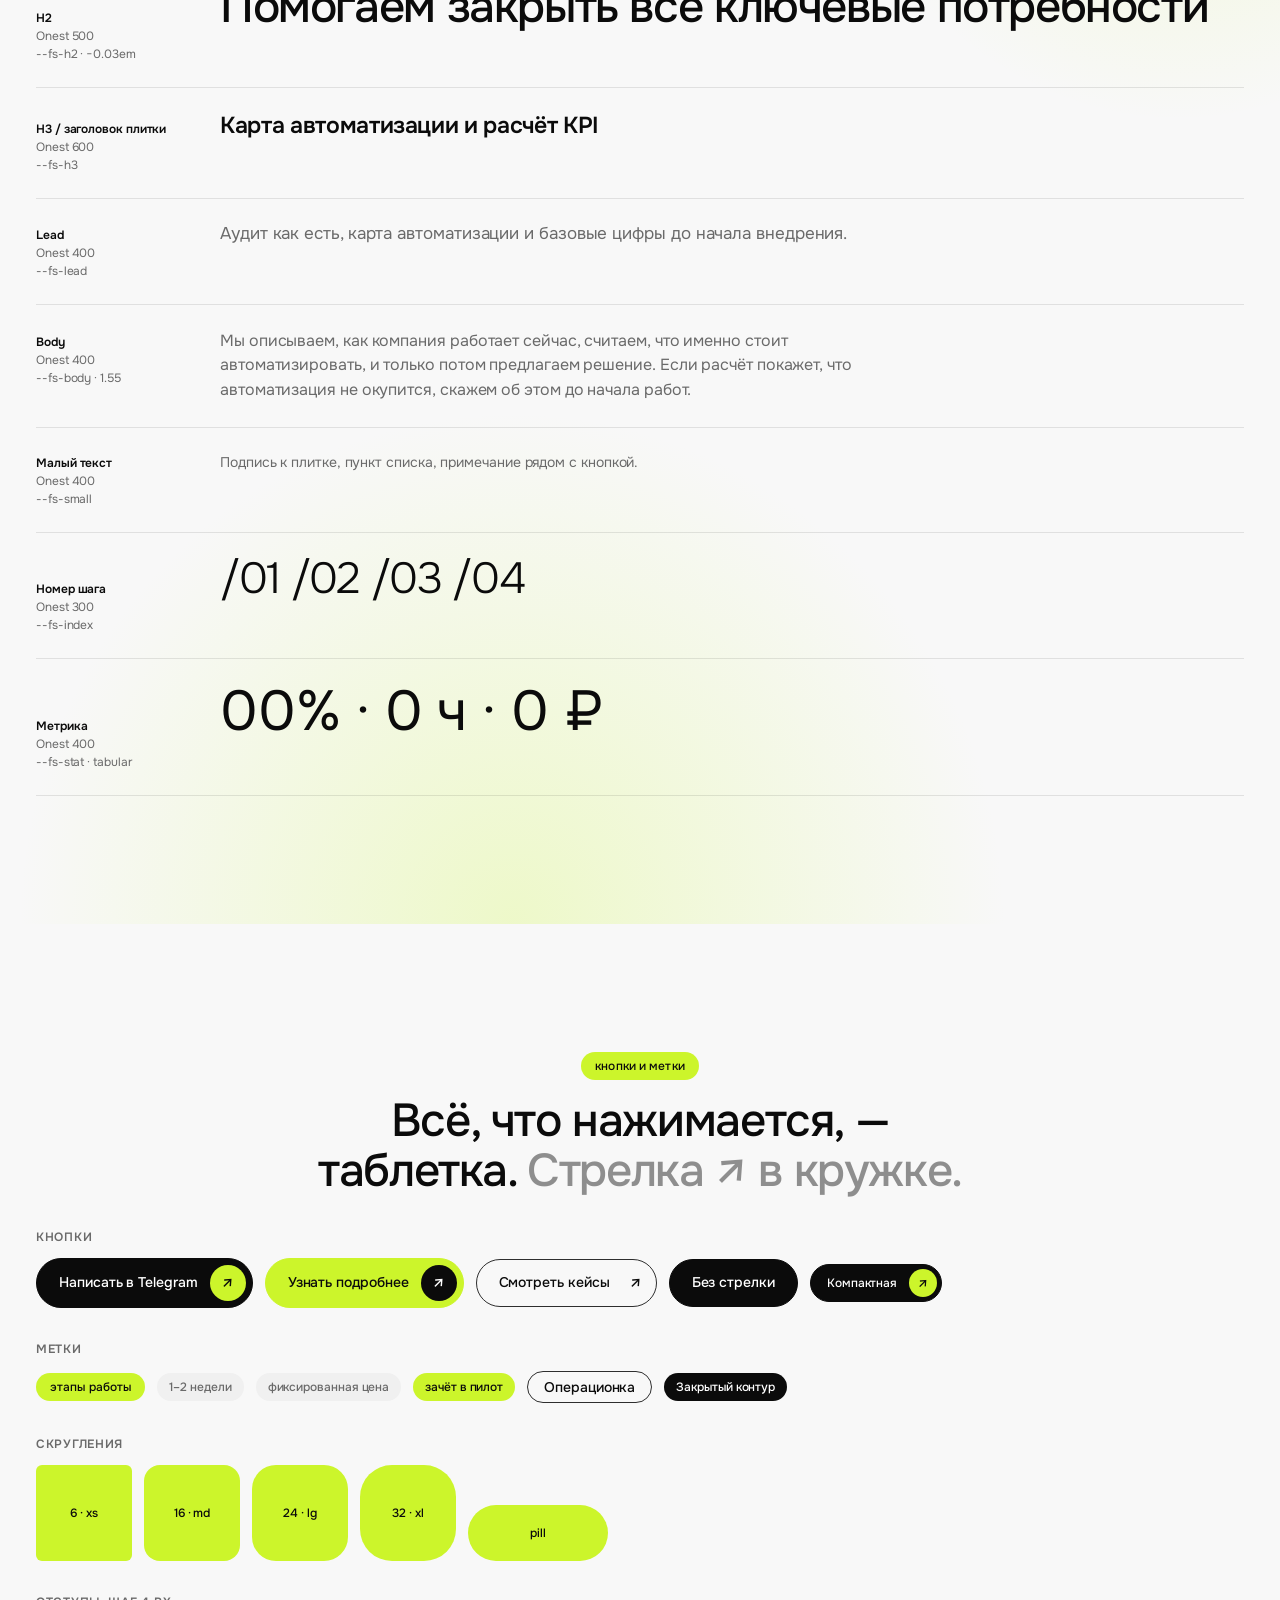
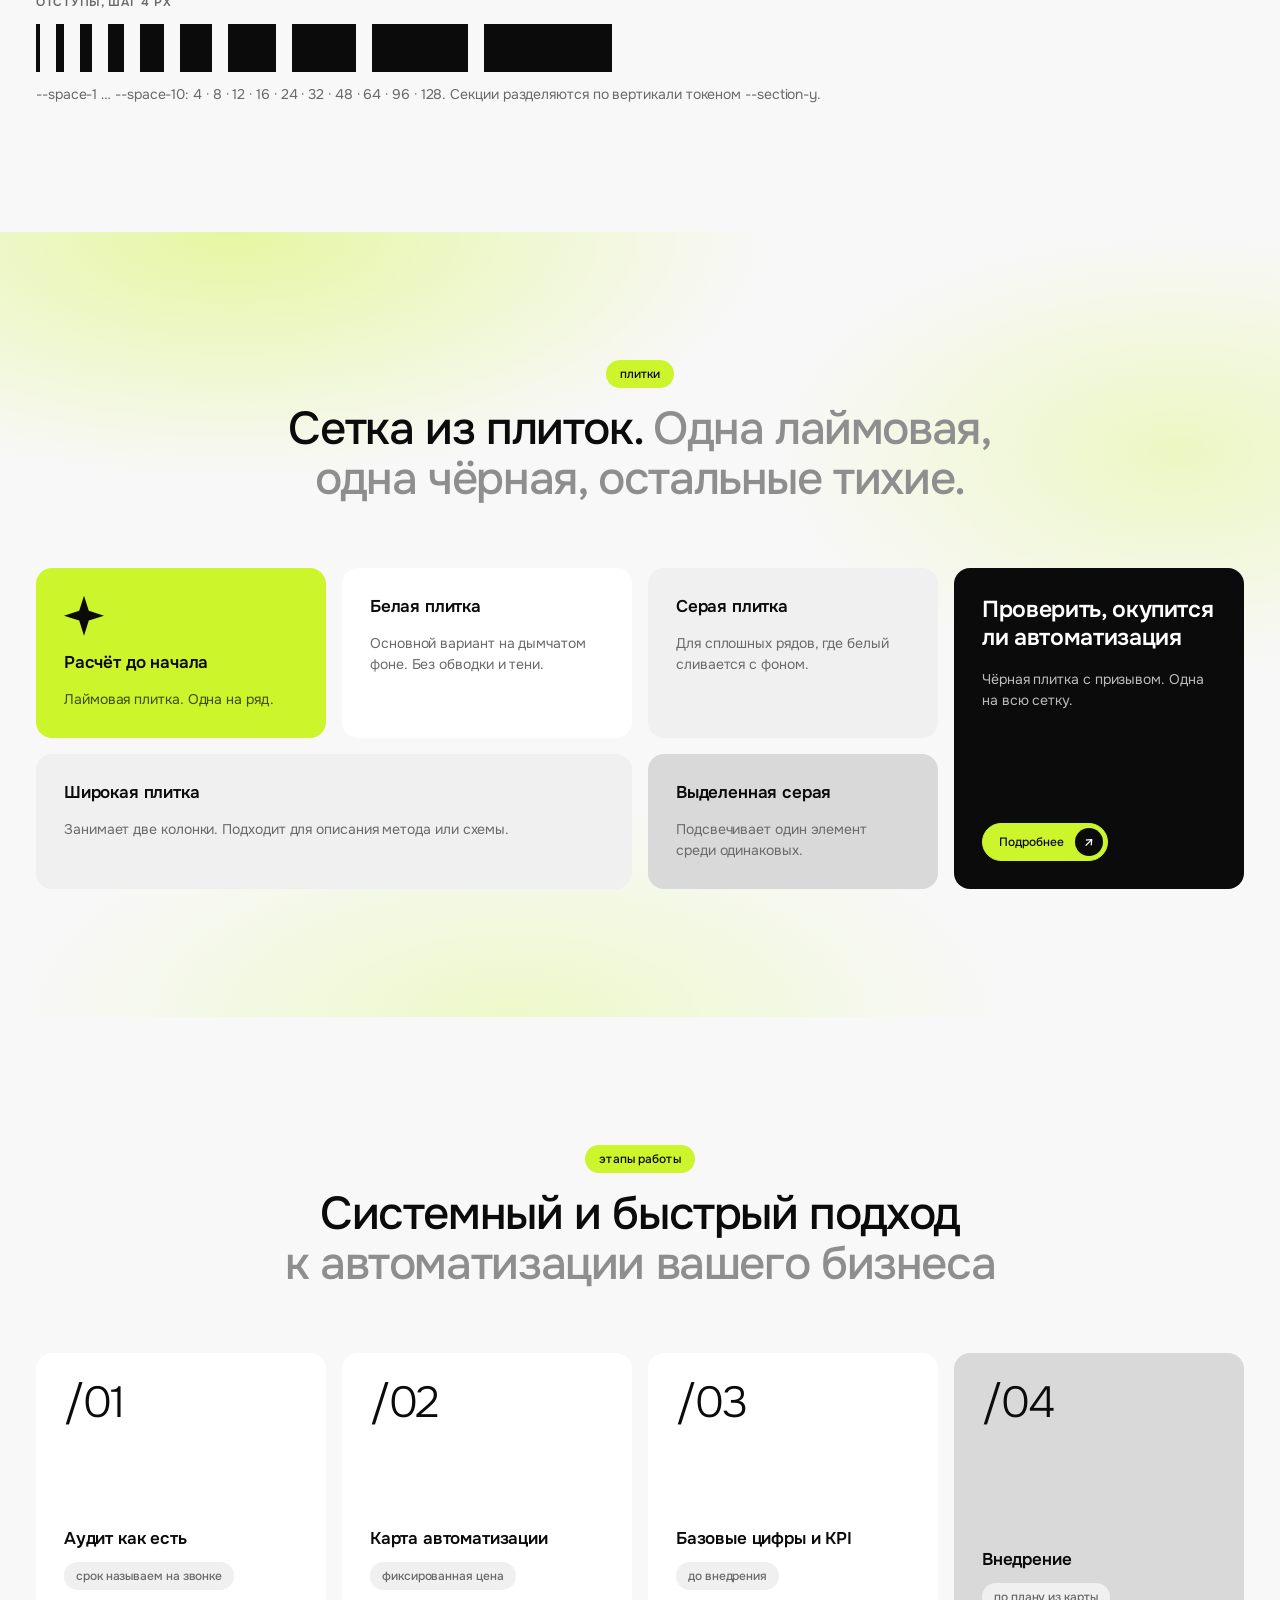
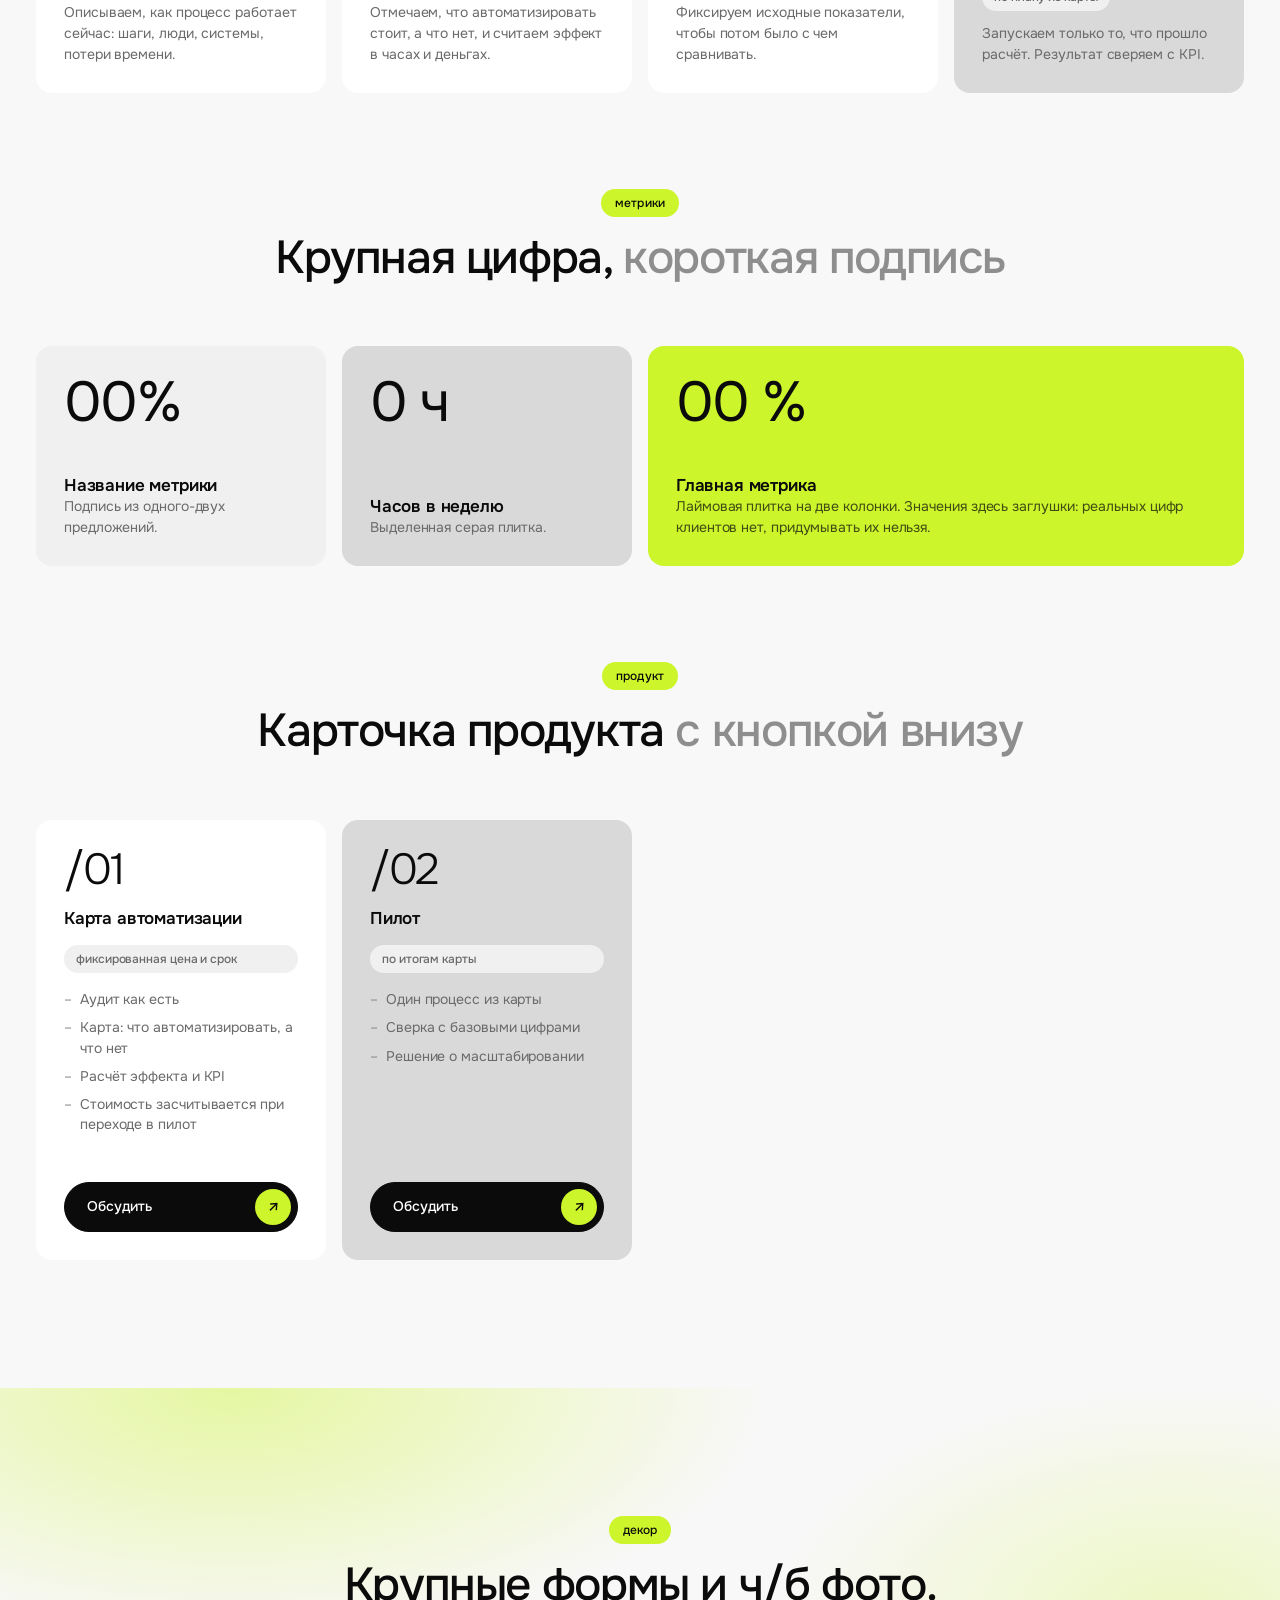
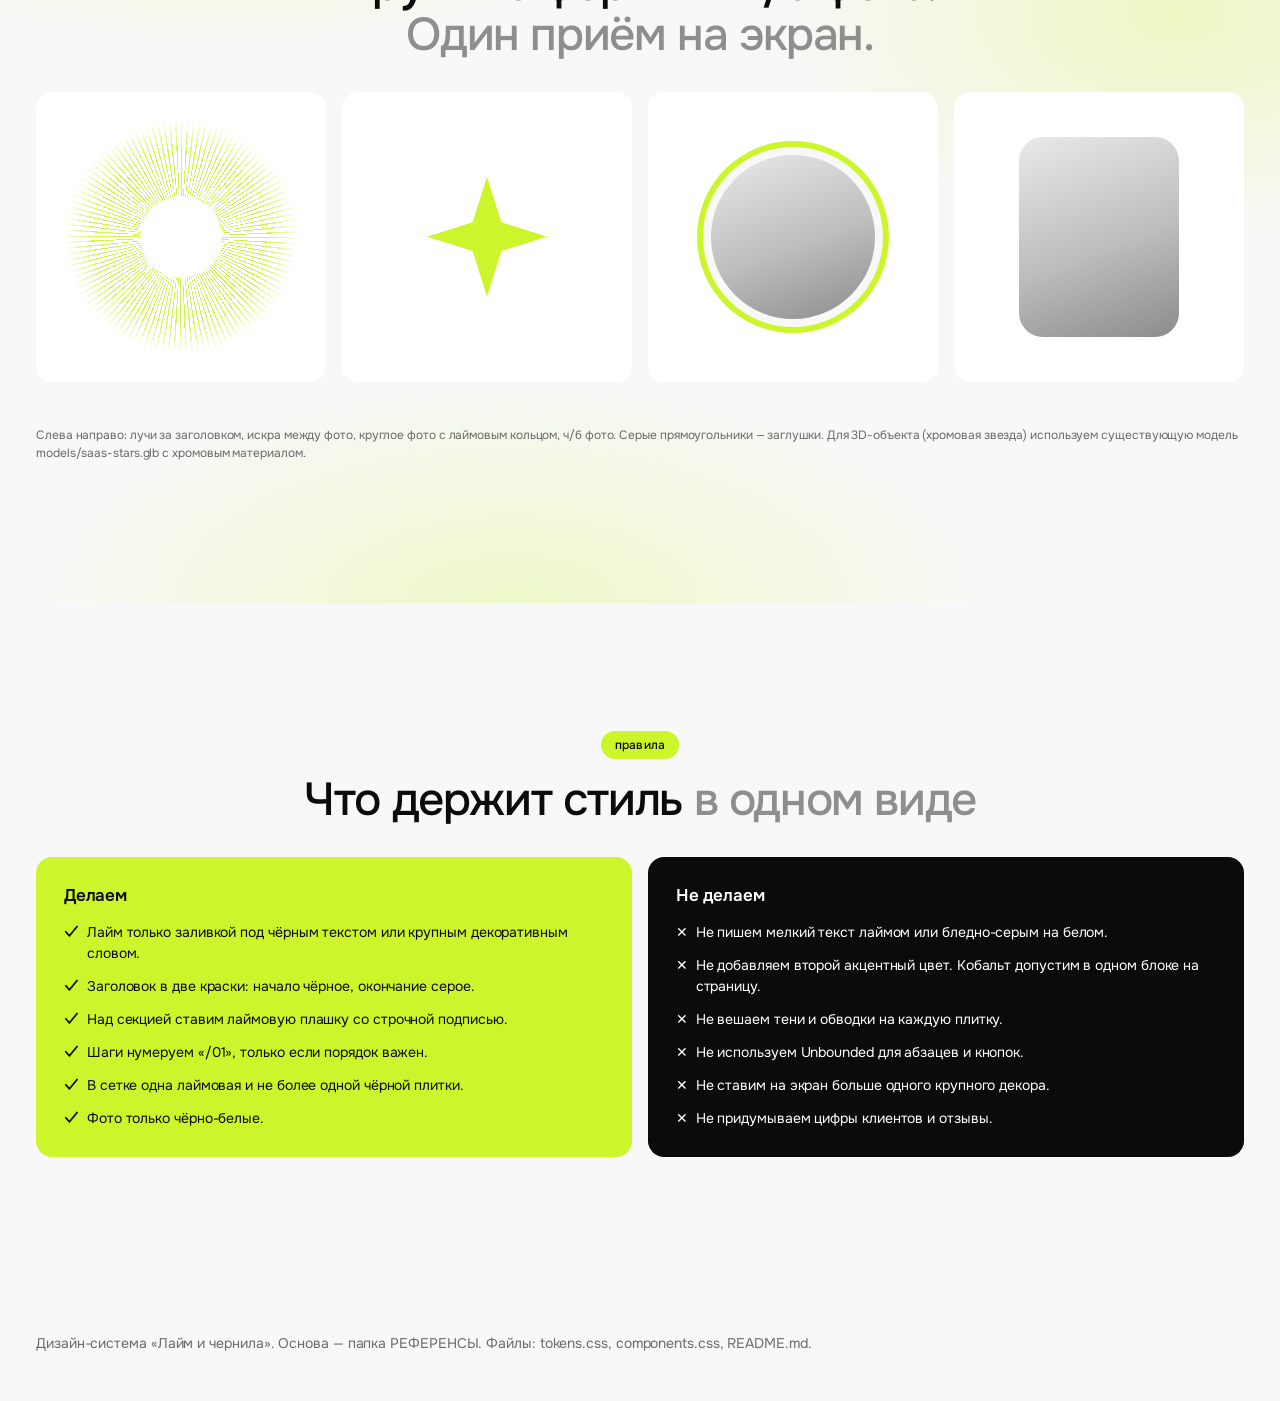
<file: design-system/index.html>
<!doctype html>
<html lang="ru">
<head>
  <meta charset="utf-8">
  <meta name="viewport" content="width=device-width, initial-scale=1, viewport-fit=cover">
  <title>Лайм и чернила — дизайн-система</title>
  <link rel="preconnect" href="https://fonts.googleapis.com">
  <link rel="preconnect" href="https://fonts.gstatic.com" crossorigin>
  <link rel="stylesheet" href="https://fonts.googleapis.com/css2?family=Onest:wght@300;400;500;600&family=Unbounded:wght@500;700&display=swap&subset=cyrillic">
  <link rel="stylesheet" href="tokens.css">
  <link rel="stylesheet" href="components.css">
  <style>
    /* Только для самой страницы-справочника */
    .sg-hero { padding-top: var(--space-6); padding-bottom: var(--space-9); min-height: 640px; }
    .sg-hero .ghost-word { left: -2vw; top: 18%; }
    .sg-hero .rays { right: -8vw; top: 6%; }
    .sg-hero__content { display: flex; flex-direction: column; align-items: center; gap: var(--space-6); padding-top: var(--space-9); text-align: center; }
    .sg-hero__actions { display: flex; flex-wrap: wrap; justify-content: center; gap: var(--space-3); }

    .sg-block { display: flex; flex-direction: column; gap: var(--space-6); }
    .sg-label { margin: 0 0 var(--space-3); font-size: var(--fs-micro); font-weight: var(--fw-semi); letter-spacing: 0.06em; text-transform: uppercase; color: var(--text-muted); }
    .sg-row { display: flex; flex-wrap: wrap; align-items: center; gap: var(--space-3); }

    .swatches { display: grid; gap: var(--grid-gap); grid-template-columns: repeat(auto-fill, minmax(168px, 1fr)); }
    .swatch { display: flex; flex-direction: column; min-width: 0; border-radius: var(--r-md); background: var(--surface); overflow: hidden; }
    .swatch__chip { height: 88px; border-bottom: 1px solid var(--line); }
    .swatch__meta { padding: 12px 14px 14px; display: flex; flex-direction: column; gap: 2px; }
    .swatch__name { font-size: var(--fs-small); font-weight: var(--fw-semi); }
    .swatch__code { font-size: var(--fs-micro); color: var(--text-muted); font-variant-numeric: tabular-nums; }
    .swatch__role { font-size: var(--fs-micro); color: var(--text-muted); line-height: 1.4; }

    .type-table { display: flex; flex-direction: column; border-top: 1px solid var(--line); }
    .type-row { display: grid; grid-template-columns: 160px minmax(0, 1fr); gap: var(--space-5); align-items: baseline; padding: var(--space-5) 0; border-bottom: 1px solid var(--line); }
    .type-row__meta { font-size: var(--fs-micro); color: var(--text-muted); line-height: 1.5; }
    .type-row__meta b { display: block; color: var(--text); font-weight: var(--fw-semi); }

    .scale { display: flex; flex-wrap: wrap; gap: var(--space-4); align-items: flex-end; }
    .scale div { display: grid; place-items: center; background: var(--surface-ink); color: var(--text-on-ink); font-size: var(--fs-micro); }
    .radius-demo { width: 96px; height: 96px; display: grid; place-items: center; background: var(--surface-accent); font-size: var(--fs-micro); font-weight: var(--fw-medium); }

    .ph { aspect-ratio: 4 / 5; background: linear-gradient(160deg, #e9e9e9, #bdbdbd 55%, #8c8c8c); }
    .ph-note { font-size: var(--fs-micro); color: var(--text-muted); }

    .rule-grid { display: grid; gap: var(--grid-gap); grid-template-columns: repeat(2, minmax(0, 1fr)); }
    .rule-list { margin: 0; padding: 0; list-style: none; display: flex; flex-direction: column; gap: var(--space-3); font-size: var(--fs-small); line-height: 1.5; }
    .rule-list li { display: flex; gap: var(--space-2); }
    .rule-list--do li::before { content: "✓"; font-weight: 600; }
    .rule-list--dont li::before { content: "✕"; font-weight: 600; }

    .deco-stage { position: relative; min-height: 260px; display: grid; place-items: center; overflow: hidden; }
    .deco-stage .rays { position: relative; width: min(100%, 260px); }

    @media (max-width: 720px) {
      .type-row { grid-template-columns: minmax(0, 1fr); gap: var(--space-2); }
      .rule-grid { grid-template-columns: minmax(0, 1fr); }
    }
  </style>
</head>
<body>

  <!-- ===== Шапка ===== -->
  <div class="container">
    <header class="nav">
      <strong style="font-weight:600;letter-spacing:-0.02em">АВТОМАТИЗАЦИЯ<span style="color:var(--text-faint)"> / агентство</span></strong>
      <nav class="nav__links" aria-label="Разделы справочника">
        <a href="#colors">Цвета</a>
        <a href="#type">Шрифты</a>
        <a href="#controls">Кнопки</a>
        <a href="#tiles">Плитки</a>
        <a href="#steps">Шаги</a>
        <a href="#decor">Декор</a>
        <a href="#rules">Правила</a>
      </nav>
      <a class="btn btn--sm" href="https://t.me/kenig_web" target="_blank" rel="noopener noreferrer">Написать <span class="btn__arrow" aria-hidden="true">↗</span></a>
    </header>
  </div>

  <!-- ===== Превью первого экрана ===== -->
  <section class="section section--wash sg-hero has-ghost" aria-labelledby="hero-title">
    <p class="ghost-word" aria-hidden="true">процесс</p>
    <div class="rays" aria-hidden="true"></div>
    <div class="container sg-hero__content">
      <span class="eyebrow">внедряем технологии с умом</span>
      <h1 class="display" id="hero-title">Сначала процесс —<br><span class="muted-part">потом автоматизация</span></h1>
      <p class="lead center" style="max-width:56ch">Аудит как есть, карта автоматизации, базовые цифры и KPI до начала внедрения. ИИ и интеграции — инструменты, а не обещание.</p>
      <div class="sg-hero__actions">
        <a class="btn" href="https://t.me/kenig_web" target="_blank" rel="noopener noreferrer">Написать в Telegram <span class="btn__arrow" aria-hidden="true">↗</span></a>
        <a class="btn btn--outline" href="#steps">Как мы работаем <span class="btn__arrow" aria-hidden="true">↓</span></a>
      </div>
      <ul class="facts" aria-label="Факты">
        <li><span class="facts__dot"></span>Расчёт до начала работ</li>
        <li><span class="facts__dot"></span>Фиксированная цена и срок</li>
        <li><span class="facts__dot"></span>Закрытый контур по запросу</li>
      </ul>
    </div>
  </section>

  <!-- ===== Цвета ===== -->
  <section class="section" id="colors">
    <div class="container sg-block">
      <div class="section-head" style="margin-bottom:0">
        <span class="eyebrow">цвета</span>
        <h2 class="h2">Белый, чёрный и один лайм. <span class="muted-part">Всё остальное — оттенки серого.</span></h2>
      </div>

      <div>
        <p class="sg-label">Основные</p>
        <div class="swatches">
          <div class="swatch"><div class="swatch__chip" style="background:var(--lime-500)"></div><div class="swatch__meta"><span class="swatch__name">Лайм</span><span class="swatch__code">#CCF52B · --lime-500</span><span class="swatch__role">Плашки, лаймовые плитки, кружок со стрелкой. Текст на нём всегда чёрный.</span></div></div>
          <div class="swatch"><div class="swatch__chip" style="background:var(--lime-600)"></div><div class="swatch__meta"><span class="swatch__name">Лайм насыщенный</span><span class="swatch__code">#B9F500 · --lime-600</span><span class="swatch__role">Гигантские слова на фоне, лучи, искры. Не для текста.</span></div></div>
          <div class="swatch"><div class="swatch__chip" style="background:var(--ink-950)"></div><div class="swatch__meta"><span class="swatch__name">Чернила</span><span class="swatch__code">#0B0B0B · --ink-950</span><span class="swatch__role">Заголовки, основные кнопки, одна тёмная плитка в сетке.</span></div></div>
          <div class="swatch"><div class="swatch__chip" style="background:var(--paper-50)"></div><div class="swatch__meta"><span class="swatch__name">Бумага</span><span class="swatch__code">#F8F8F8 · --paper-50</span><span class="swatch__role">Фон страницы.</span></div></div>
          <div class="swatch"><div class="swatch__chip" style="background:var(--paper-0)"></div><div class="swatch__meta"><span class="swatch__name">Белый</span><span class="swatch__code">#FFFFFF · --paper-0</span><span class="swatch__role">Карточки на дымчатом фоне.</span></div></div>
        </div>
      </div>

      <div>
        <p class="sg-label">Серые и вспомогательные</p>
        <div class="swatches">
          <div class="swatch"><div class="swatch__chip" style="background:var(--paper-100)"></div><div class="swatch__meta"><span class="swatch__name">Серая плитка</span><span class="swatch__code">#F0F0F0 · --paper-100</span><span class="swatch__role">Плитки статистики, чипы.</span></div></div>
          <div class="swatch"><div class="swatch__chip" style="background:var(--paper-300)"></div><div class="swatch__meta"><span class="swatch__name">Серая выделенная</span><span class="swatch__code">#D9D9D9 · --paper-300</span><span class="swatch__role">Одна плитка в ряду, которую хотим подсветить.</span></div></div>
          <div class="swatch"><div class="swatch__chip" style="background:var(--ink-600)"></div><div class="swatch__meta"><span class="swatch__name">Текст приглушённый</span><span class="swatch__code">#6A6A6A · --ink-600</span><span class="swatch__role">Основной мелкий текст. Контраст 5.3:1 на белом.</span></div></div>
          <div class="swatch"><div class="swatch__chip" style="background:var(--ink-400)"></div><div class="swatch__meta"><span class="swatch__name">Текст бледный</span><span class="swatch__code">#8E8E8E · --ink-400</span><span class="swatch__role">Только вторая половина крупного заголовка.</span></div></div>
          <div class="swatch"><div class="swatch__chip" style="background:var(--cobalt-600)"></div><div class="swatch__meta"><span class="swatch__name">Кобальт</span><span class="swatch__code">#1B2FD8 · --cobalt-600</span><span class="swatch__role">Один контрастный блок на всю страницу, не чаще.</span></div></div>
        </div>
      </div>

      <div>
        <p class="sg-label">Дымка (фон секции)</p>
        <div style="height:140px;border-radius:var(--r-lg);background:var(--wash-lime)"></div>
      </div>
    </div>
  </section>

  <!-- ===== Типографика ===== -->
  <section class="section section--wash" id="type">
    <div class="container sg-block">
      <div class="section-head" style="margin-bottom:0">
        <span class="eyebrow">шрифты</span>
        <h2 class="h2">Один гротеск для всего. <span class="muted-part">Широкий шрифт только для гигантских слов.</span></h2>
      </div>

      <div class="type-table">
        <div class="type-row"><div class="type-row__meta"><b>Гигантское слово</b>Unbounded 700<br>--fs-ghost · −0.06em</div><div><span class="ghost-word" style="position:static;display:block;font-size:clamp(4rem,14vw,9rem)" aria-hidden="true">сайт</span></div></div>
        <div class="type-row"><div class="type-row__meta"><b>Display</b>Onest 500<br>--fs-display · −0.04em</div><p class="display" style="margin:0">Сначала процесс</p></div>
        <div class="type-row"><div class="type-row__meta"><b>H1</b>Onest 500<br>--fs-h1 · −0.03em</div><p class="h1" style="margin:0">Системный и быстрый подход <span class="muted-part">к развитию бизнеса</span></p></div>
        <div class="type-row"><div class="type-row__meta"><b>H2</b>Onest 500<br>--fs-h2 · −0.03em</div><p class="h2" style="margin:0">Помогаем закрыть все ключевые потребности</p></div>
        <div class="type-row"><div class="type-row__meta"><b>H3 / заголовок плитки</b>Onest 600<br>--fs-h3</div><p class="h3" style="margin:0">Карта автоматизации и расчёт KPI</p></div>
        <div class="type-row"><div class="type-row__meta"><b>Lead</b>Onest 400<br>--fs-lead</div><p class="lead">Аудит как есть, карта автоматизации и базовые цифры до начала внедрения.</p></div>
        <div class="type-row"><div class="type-row__meta"><b>Body</b>Onest 400<br>--fs-body · 1.55</div><p class="body">Мы описываем, как компания работает сейчас, считаем, что именно стоит автоматизировать, и только потом предлагаем решение. Если расчёт покажет, что автоматизация не окупится, скажем об этом до начала работ.</p></div>
        <div class="type-row"><div class="type-row__meta"><b>Малый текст</b>Onest 400<br>--fs-small</div><p class="small">Подпись к плитке, пункт списка, примечание рядом с кнопкой.</p></div>
        <div class="type-row"><div class="type-row__meta"><b>Номер шага</b>Onest 300<br>--fs-index</div><p style="margin:0;font-size:var(--fs-index);font-weight:300;line-height:1;letter-spacing:var(--tracking-head)">/01 /02 /03 /04</p></div>
        <div class="type-row"><div class="type-row__meta"><b>Метрика</b>Onest 400<br>--fs-stat · tabular</div><p style="margin:0;font-size:var(--fs-stat);font-weight:400;line-height:1;font-variant-numeric:tabular-nums">00% · 0 ч · 0 ₽</p></div>
      </div>
    </div>
  </section>

  <!-- ===== Кнопки, метки, скругления ===== -->
  <section class="section" id="controls">
    <div class="container sg-block">
      <div class="section-head" style="margin-bottom:0">
        <span class="eyebrow">кнопки и метки</span>
        <h2 class="h2">Всё, что нажимается, — таблетка. <span class="muted-part">Стрелка ↗ в кружке.</span></h2>
      </div>

      <div>
        <p class="sg-label">Кнопки</p>
        <div class="sg-row">
          <a class="btn" href="#controls">Написать в Telegram <span class="btn__arrow" aria-hidden="true">↗</span></a>
          <a class="btn btn--lime" href="#controls">Узнать подробнее <span class="btn__arrow" aria-hidden="true">↗</span></a>
          <a class="btn btn--outline" href="#controls">Смотреть кейсы <span class="btn__arrow" aria-hidden="true">↗</span></a>
          <a class="btn btn--plain" href="#controls">Без стрелки</a>
          <a class="btn btn--sm" href="#controls">Компактная <span class="btn__arrow" aria-hidden="true">↗</span></a>
        </div>
      </div>

      <div>
        <p class="sg-label">Метки</p>
        <div class="sg-row">
          <span class="eyebrow">этапы работы</span>
          <span class="chip">1–2 недели</span>
          <span class="chip">фиксированная цена</span>
          <span class="chip chip--lime">зачёт в пилот</span>
          <span class="chip chip--outline">Операционка</span>
          <span class="chip chip--active">Закрытый контур</span>
        </div>
      </div>

      <div>
        <p class="sg-label">Скругления</p>
        <div class="sg-row" style="align-items:flex-end">
          <div class="radius-demo" style="border-radius:var(--r-xs)">6 · xs</div>
          <div class="radius-demo" style="border-radius:var(--r-md)">16 · md</div>
          <div class="radius-demo" style="border-radius:var(--r-lg)">24 · lg</div>
          <div class="radius-demo" style="border-radius:var(--r-xl)">32 · xl</div>
          <div class="radius-demo" style="border-radius:var(--r-pill);width:140px;height:56px">pill</div>
        </div>
      </div>

      <div>
        <p class="sg-label">Отступы, шаг 4 px</p>
        <div class="scale" aria-label="Шкала отступов">
          <div style="width:4px;height:48px"></div><div style="width:8px;height:48px"></div><div style="width:12px;height:48px"></div><div style="width:16px;height:48px"></div><div style="width:24px;height:48px"></div><div style="width:32px;height:48px"></div><div style="width:48px;height:48px"></div><div style="width:64px;height:48px"></div><div style="width:96px;height:48px"></div><div style="width:128px;height:48px"></div>
        </div>
        <p class="small" style="margin-top:var(--space-3)">--space-1 … --space-10: 4 · 8 · 12 · 16 · 24 · 32 · 48 · 64 · 96 · 128. Секции разделяются по вертикали токеном --section-y.</p>
      </div>
    </div>
  </section>

  <!-- ===== Плитки ===== -->
  <section class="section section--wash" id="tiles">
    <div class="container">
      <div class="section-head">
        <span class="eyebrow">плитки</span>
        <h2 class="h2">Сетка из плиток. <span class="muted-part">Одна лаймовая, одна чёрная, остальные тихие.</span></h2>
      </div>

      <div class="bento">
        <article class="tile tile--lime">
          <span class="spark" aria-hidden="true" style="background:var(--ink-950);width:40px"></span>
          <h3 class="tile__title" style="margin-top:auto">Расчёт до начала</h3>
          <p class="tile__text">Лаймовая плитка. Одна на ряд.</p>
        </article>
        <article class="tile">
          <h3 class="tile__title">Белая плитка</h3>
          <p class="tile__text">Основной вариант на дымчатом фоне. Без обводки и тени.</p>
        </article>
        <article class="tile tile--grey">
          <h3 class="tile__title">Серая плитка</h3>
          <p class="tile__text">Для сплошных рядов, где белый сливается с фоном.</p>
        </article>
        <article class="tile tile--ink tile--tall">
          <h3 class="h3" style="margin:0">Проверить, окупится ли автоматизация</h3>
          <p class="tile__text">Чёрная плитка с призывом. Одна на всю сетку.</p>
          <a class="btn btn--lime btn--sm" style="margin-top:auto;align-self:flex-start" href="#tiles">Подробнее <span class="btn__arrow" aria-hidden="true">↗</span></a>
        </article>

        <article class="tile tile--span-2 tile--grey">
          <h3 class="tile__title">Широкая плитка</h3>
          <p class="tile__text">Занимает две колонки. Подходит для описания метода или схемы.</p>
        </article>
        <article class="tile tile--strong">
          <h3 class="tile__title">Выделенная серая</h3>
          <p class="tile__text">Подсвечивает один элемент среди одинаковых.</p>
        </article>
      </div>
    </div>
  </section>

  <!-- ===== Шаги, метрики, продукт ===== -->
  <section class="section" id="steps">
    <div class="container sg-block" style="gap:var(--space-9)">

      <div>
        <div class="section-head">
          <span class="eyebrow">этапы работы</span>
          <h2 class="h2">Системный и быстрый подход <span class="muted-part">к&nbsp;автоматизации вашего бизнеса</span></h2>
        </div>
        <div class="bento">
          <article class="tile step"><span class="step__index">/01</span><div class="step__body"><h3 class="tile__title">Аудит как есть</h3><span class="chip">срок называем на звонке</span><p class="tile__text">Описываем, как процесс работает сейчас: шаги, люди, системы, потери времени.</p></div></article>
          <article class="tile step"><span class="step__index">/02</span><div class="step__body"><h3 class="tile__title">Карта автоматизации</h3><span class="chip">фиксированная цена</span><p class="tile__text">Отмечаем, что автоматизировать стоит, а что нет, и считаем эффект в часах и деньгах.</p></div></article>
          <article class="tile step"><span class="step__index">/03</span><div class="step__body"><h3 class="tile__title">Базовые цифры и KPI</h3><span class="chip">до внедрения</span><p class="tile__text">Фиксируем исходные показатели, чтобы потом было с чем сравнивать.</p></div></article>
          <article class="tile step tile--strong"><span class="step__index">/04</span><div class="step__body"><h3 class="tile__title">Внедрение</h3><span class="chip">по плану из карты</span><p class="tile__text">Запускаем только то, что прошло расчёт. Результат сверяем с KPI.</p></div></article>
        </div>
      </div>

      <div>
        <div class="section-head">
          <span class="eyebrow">метрики</span>
          <h2 class="h2">Крупная цифра, <span class="muted-part">короткая подпись</span></h2>
        </div>
        <div class="bento">
          <article class="tile tile--grey stat"><span class="stat__value">00%</span><div><h3 class="tile__title">Название метрики</h3><p class="tile__text">Подпись из одного-двух предложений.</p></div></article>
          <article class="tile tile--strong stat"><span class="stat__value">0 ч</span><div><h3 class="tile__title">Часов в неделю</h3><p class="tile__text">Выделенная серая плитка.</p></div></article>
          <article class="tile tile--lime stat tile--span-2"><span class="stat__value">00 %</span><div><h3 class="tile__title">Главная метрика</h3><p class="tile__text">Лаймовая плитка на две колонки. Значения здесь заглушки: реальных цифр клиентов нет, придумывать их нельзя.</p></div></article>
        </div>
      </div>

      <div>
        <div class="section-head">
          <span class="eyebrow">продукт</span>
          <h2 class="h2">Карточка продукта <span class="muted-part">с кнопкой внизу</span></h2>
        </div>
        <div class="bento">
          <article class="tile plan">
            <span class="step__index">/01</span>
            <h3 class="tile__title">Карта автоматизации</h3>
            <span class="chip">фиксированная цена и срок</span>
            <ul class="plan__list"><li>Аудит как есть</li><li>Карта: что автоматизировать, а что нет</li><li>Расчёт эффекта и KPI</li><li>Стоимость засчитывается при переходе в пилот</li></ul>
            <div class="plan__foot"><a class="btn" href="https://t.me/kenig_web" target="_blank" rel="noopener noreferrer">Обсудить <span class="btn__arrow" aria-hidden="true">↗</span></a></div>
          </article>
          <article class="tile plan tile--strong">
            <span class="step__index">/02</span>
            <h3 class="tile__title">Пилот</h3>
            <span class="chip">по итогам карты</span>
            <ul class="plan__list"><li>Один процесс из карты</li><li>Сверка с базовыми цифрами</li><li>Решение о масштабировании</li></ul>
            <div class="plan__foot"><a class="btn" href="https://t.me/kenig_web" target="_blank" rel="noopener noreferrer">Обсудить <span class="btn__arrow" aria-hidden="true">↗</span></a></div>
          </article>
        </div>
      </div>
    </div>
  </section>

  <!-- ===== Декор ===== -->
  <section class="section section--wash" id="decor">
    <div class="container sg-block">
      <div class="section-head" style="margin-bottom:0">
        <span class="eyebrow">декор</span>
        <h2 class="h2">Крупные формы и ч/б фото. <span class="muted-part">Один приём на экран.</span></h2>
      </div>
      <div class="bento">
        <div class="tile deco-stage"><div class="rays" aria-hidden="true"></div></div>
        <div class="tile deco-stage"><span class="spark" aria-hidden="true" style="width:120px"></span></div>
        <div class="tile deco-stage" style="padding:32px"><div class="photo photo--ring" style="width:min(100%,180px)"><div class="ph" style="height:100%;aspect-ratio:1"></div></div></div>
        <div class="tile deco-stage"><div class="photo" style="width:min(100%,160px)"><div class="ph"></div></div></div>
      </div>
      <p class="ph-note">Слева направо: лучи за заголовком, искра между фото, круглое фото с лаймовым кольцом, ч/б фото. Серые прямоугольники — заглушки. Для 3D-объекта (хромовая звезда) используем существующую модель models/saas-stars.glb с хромовым материалом.</p>
    </div>
  </section>

  <!-- ===== Правила ===== -->
  <section class="section" id="rules">
    <div class="container sg-block">
      <div class="section-head" style="margin-bottom:0">
        <span class="eyebrow">правила</span>
        <h2 class="h2">Что держит стиль <span class="muted-part">в одном виде</span></h2>
      </div>
      <div class="rule-grid">
        <div class="tile tile--lime">
          <h3 class="tile__title">Делаем</h3>
          <ul class="rule-list rule-list--do">
            <li>Лайм только заливкой под чёрным текстом или крупным декоративным словом.</li>
            <li>Заголовок в две краски: начало чёрное, окончание серое.</li>
            <li>Над секцией ставим лаймовую плашку со строчной подписью.</li>
            <li>Шаги нумеруем «/01», только если порядок важен.</li>
            <li>В сетке одна лаймовая и не более одной чёрной плитки.</li>
            <li>Фото только чёрно-белые.</li>
          </ul>
        </div>
        <div class="tile tile--ink">
          <h3 class="tile__title">Не делаем</h3>
          <ul class="rule-list rule-list--dont">
            <li>Не пишем мелкий текст лаймом или бледно-серым на белом.</li>
            <li>Не добавляем второй акцентный цвет. Кобальт допустим в одном блоке на страницу.</li>
            <li>Не вешаем тени и обводки на каждую плитку.</li>
            <li>Не используем Unbounded для абзацев и кнопок.</li>
            <li>Не ставим на экран больше одного крупного декора.</li>
            <li>Не придумываем цифры клиентов и отзывы.</li>
          </ul>
        </div>
      </div>
    </div>
  </section>

  <footer class="container" style="padding-block:var(--space-7)">
    <p class="small">Дизайн-система «Лайм и чернила». Основа — папка РЕФЕРЕНСЫ. Файлы: tokens.css, components.css, README.md.</p>
  </footer>

</body>
</html>
</file>
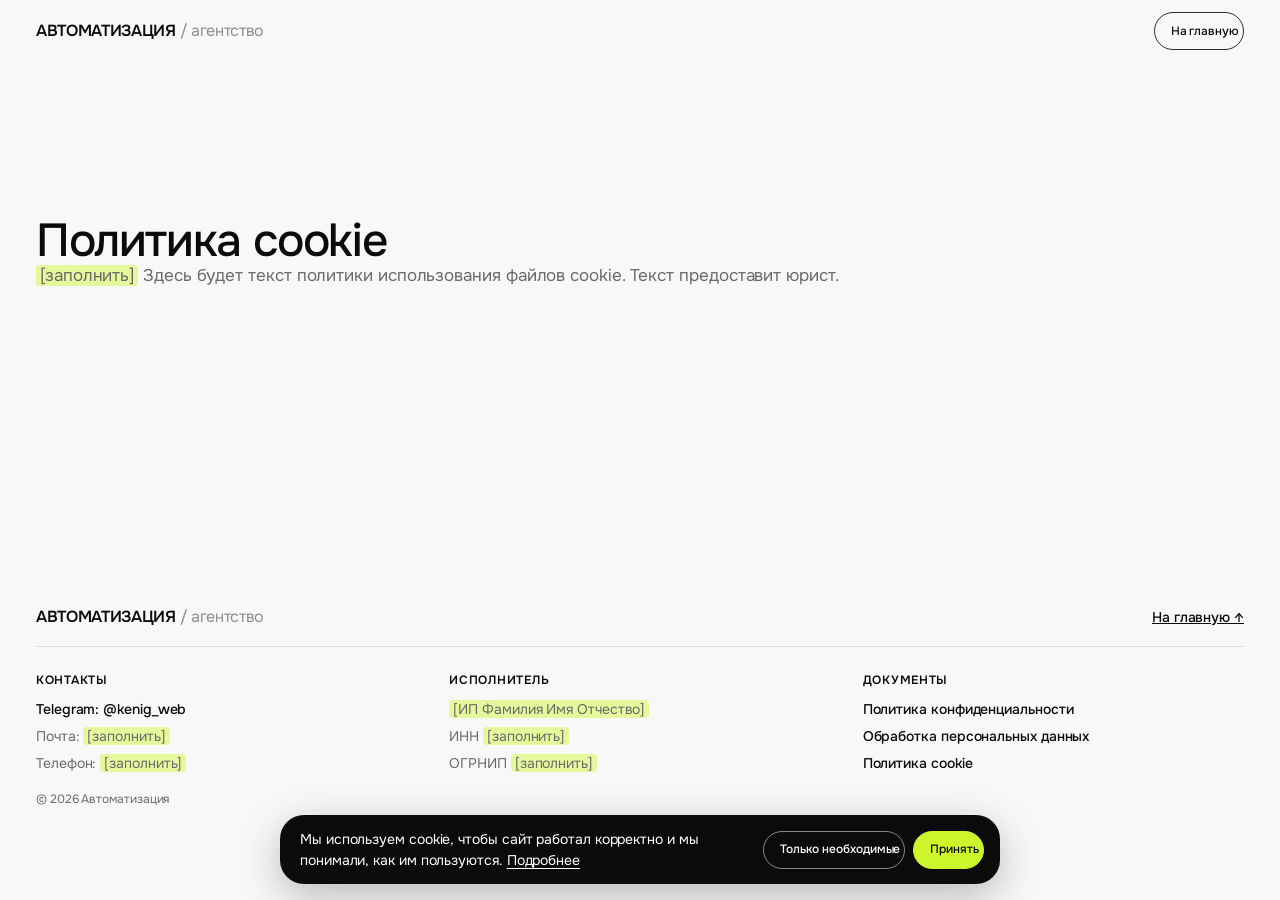
<file: cookies.html>
<!doctype html>
<html lang="ru">
<head>
  <meta charset="utf-8">
  <meta name="viewport" content="width=device-width, initial-scale=1, viewport-fit=cover">
  <meta name="description" content="Политика cookie">
  <meta name="robots" content="noindex">
  <meta name="theme-color" content="#f8f8f8">
  <title>Политика cookie | Автоматизация бизнеса</title>
  <script>document.documentElement.classList.add('js');</script>
  <link rel="preconnect" href="https://fonts.googleapis.com">
  <link rel="preconnect" href="https://fonts.gstatic.com" crossorigin>
  <link rel="stylesheet" href="https://fonts.googleapis.com/css2?family=Onest:wght@300;400;500;600&family=Unbounded:wght@500;700&display=swap&subset=cyrillic">
  <link rel="stylesheet" href="design-system/tokens.css?v=20261127h">
  <link rel="stylesheet" href="design-system/components.css?v=20261127h">
  <link rel="stylesheet" href="home.css?v=20261127h">
  <script src="home.js?v=20261127h" defer></script>
</head>
<body>

  <header class="site-header">
    <div class="container">
      <div class="nav">
        <a class="brand" href="index.html">АВТОМАТИЗАЦИЯ<span> / агентство</span></a>
        <a class="btn btn--sm btn--outline header-cta" href="index.html">На главную</a>
      </div>
    </div>
  </header>

  <main>
    <section class="section legal">
      <div class="container">
        <h1 class="h2">Политика cookie</h1>
        <p class="lead"><em class="footer__todo">[заполнить]</em> Здесь будет текст политики использования файлов cookie. Текст предоставит юрист.</p>
      </div>
    </section>
  </main>

  <footer class="container footer">
    <a class="brand" href="index.html">АВТОМАТИЗАЦИЯ<span> / агентство</span></a>
    <div class="footer__links"><a href="index.html">На главную ↑</a></div>
    <div class="footer__legal">
      <div class="footer__col">
        <h3 class="footer__h">Контакты</h3>
        <a href="https://t.me/kenig_web" target="_blank" rel="noopener noreferrer">Telegram: @kenig_web</a>
        <span>Почта: <em class="footer__todo">[заполнить]</em></span>
        <span>Телефон: <em class="footer__todo">[заполнить]</em></span>
      </div>
      <div class="footer__col">
        <h3 class="footer__h">Исполнитель</h3>
        <span><em class="footer__todo">[ИП Фамилия Имя Отчество]</em></span>
        <span>ИНН <em class="footer__todo">[заполнить]</em></span>
        <span>ОГРНИП <em class="footer__todo">[заполнить]</em></span>
      </div>
      <div class="footer__col">
        <h3 class="footer__h">Документы</h3>
        <a href="privacy.html">Политика конфиденциальности</a>
        <a href="personal-data.html">Обработка персональных данных</a>
        <a href="cookies.html">Политика cookie</a>
      </div>
    </div>
    <p class="footer__copy">© 2026 Автоматизация</p>
  </footer>
</body>
</html>
</file>
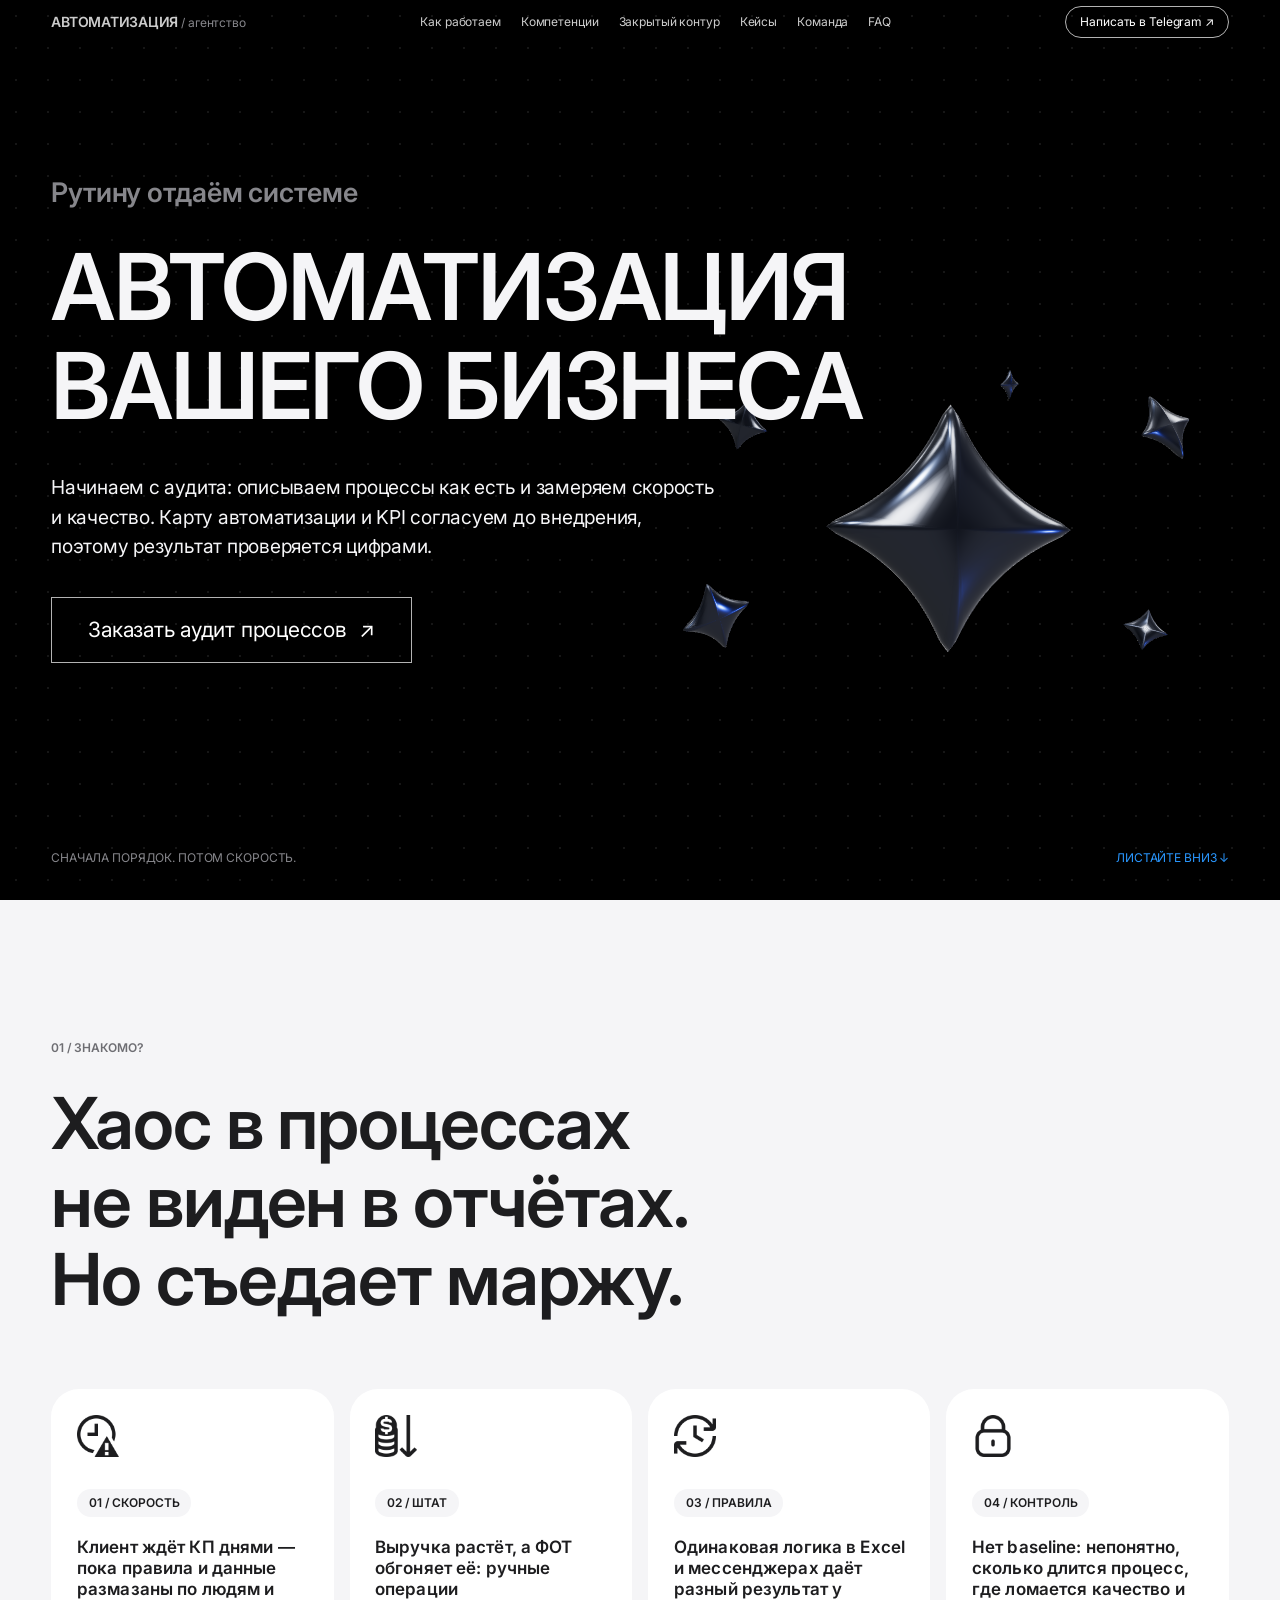
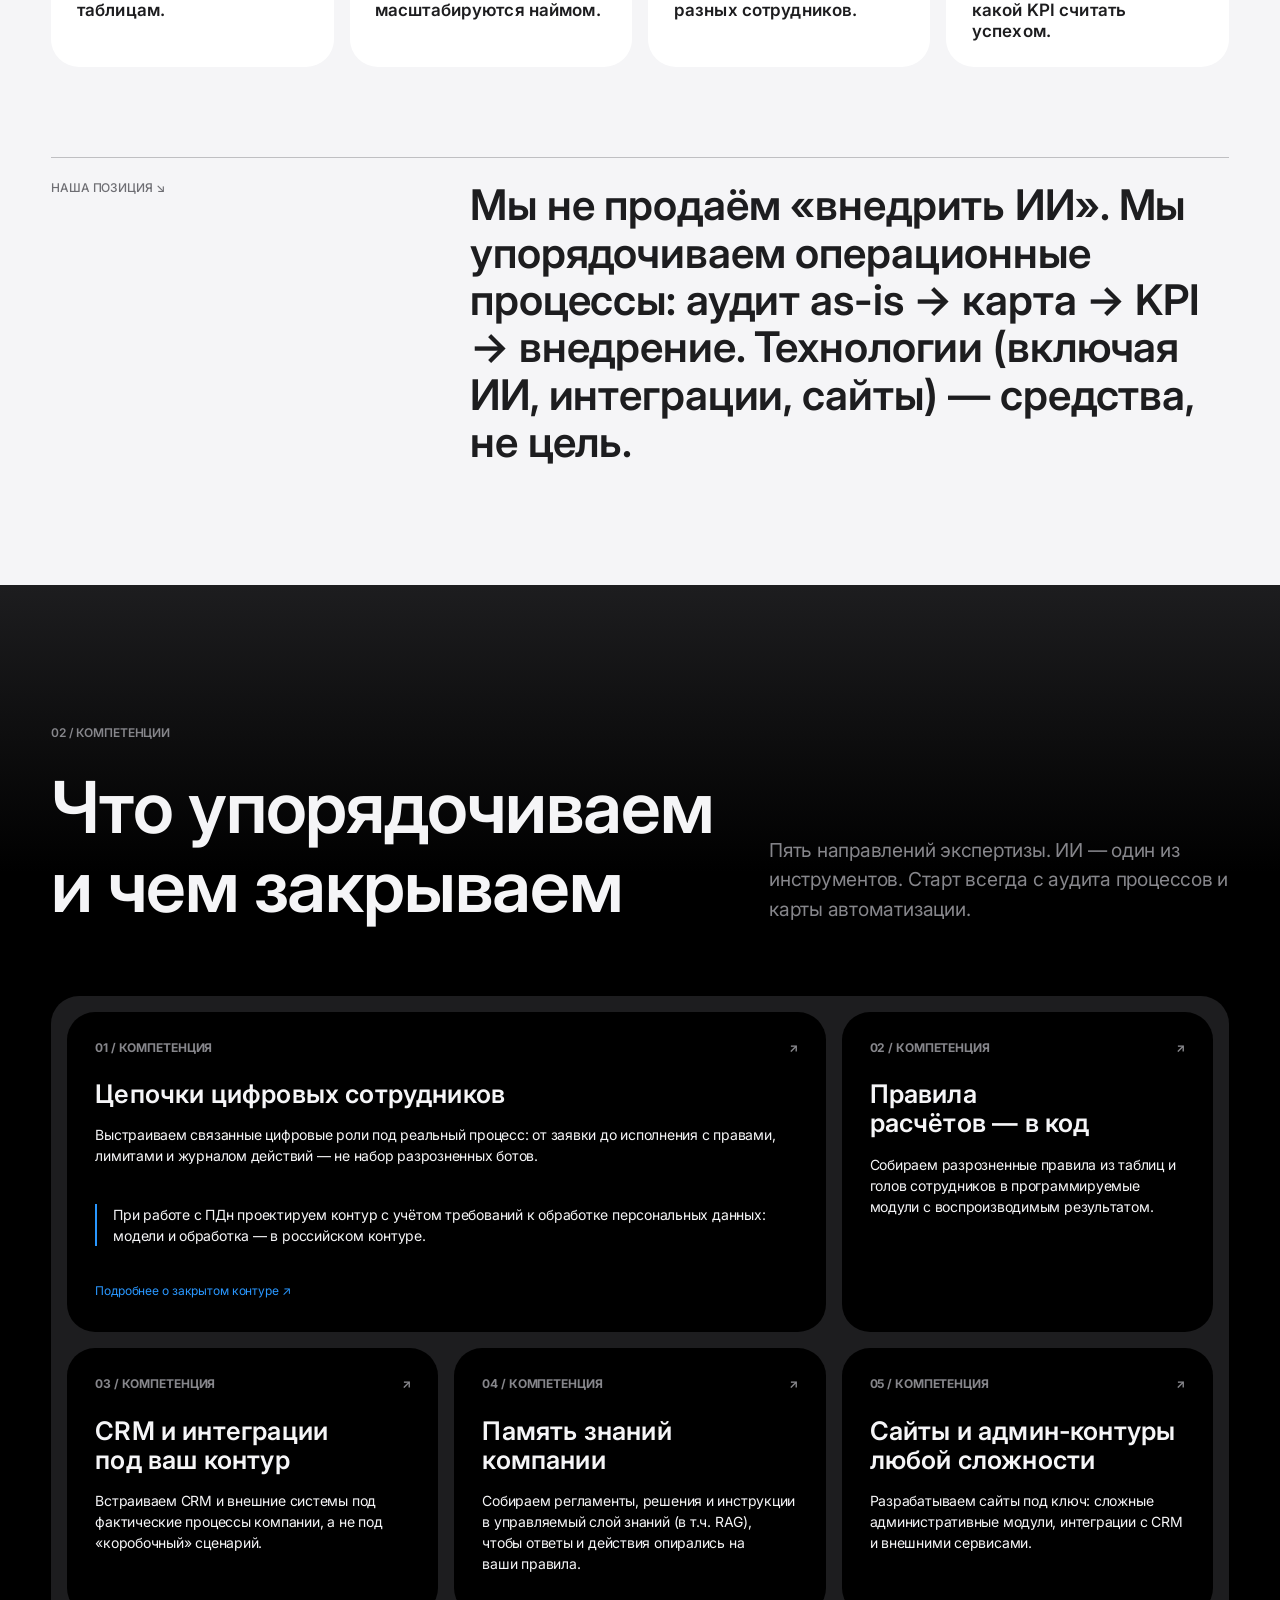
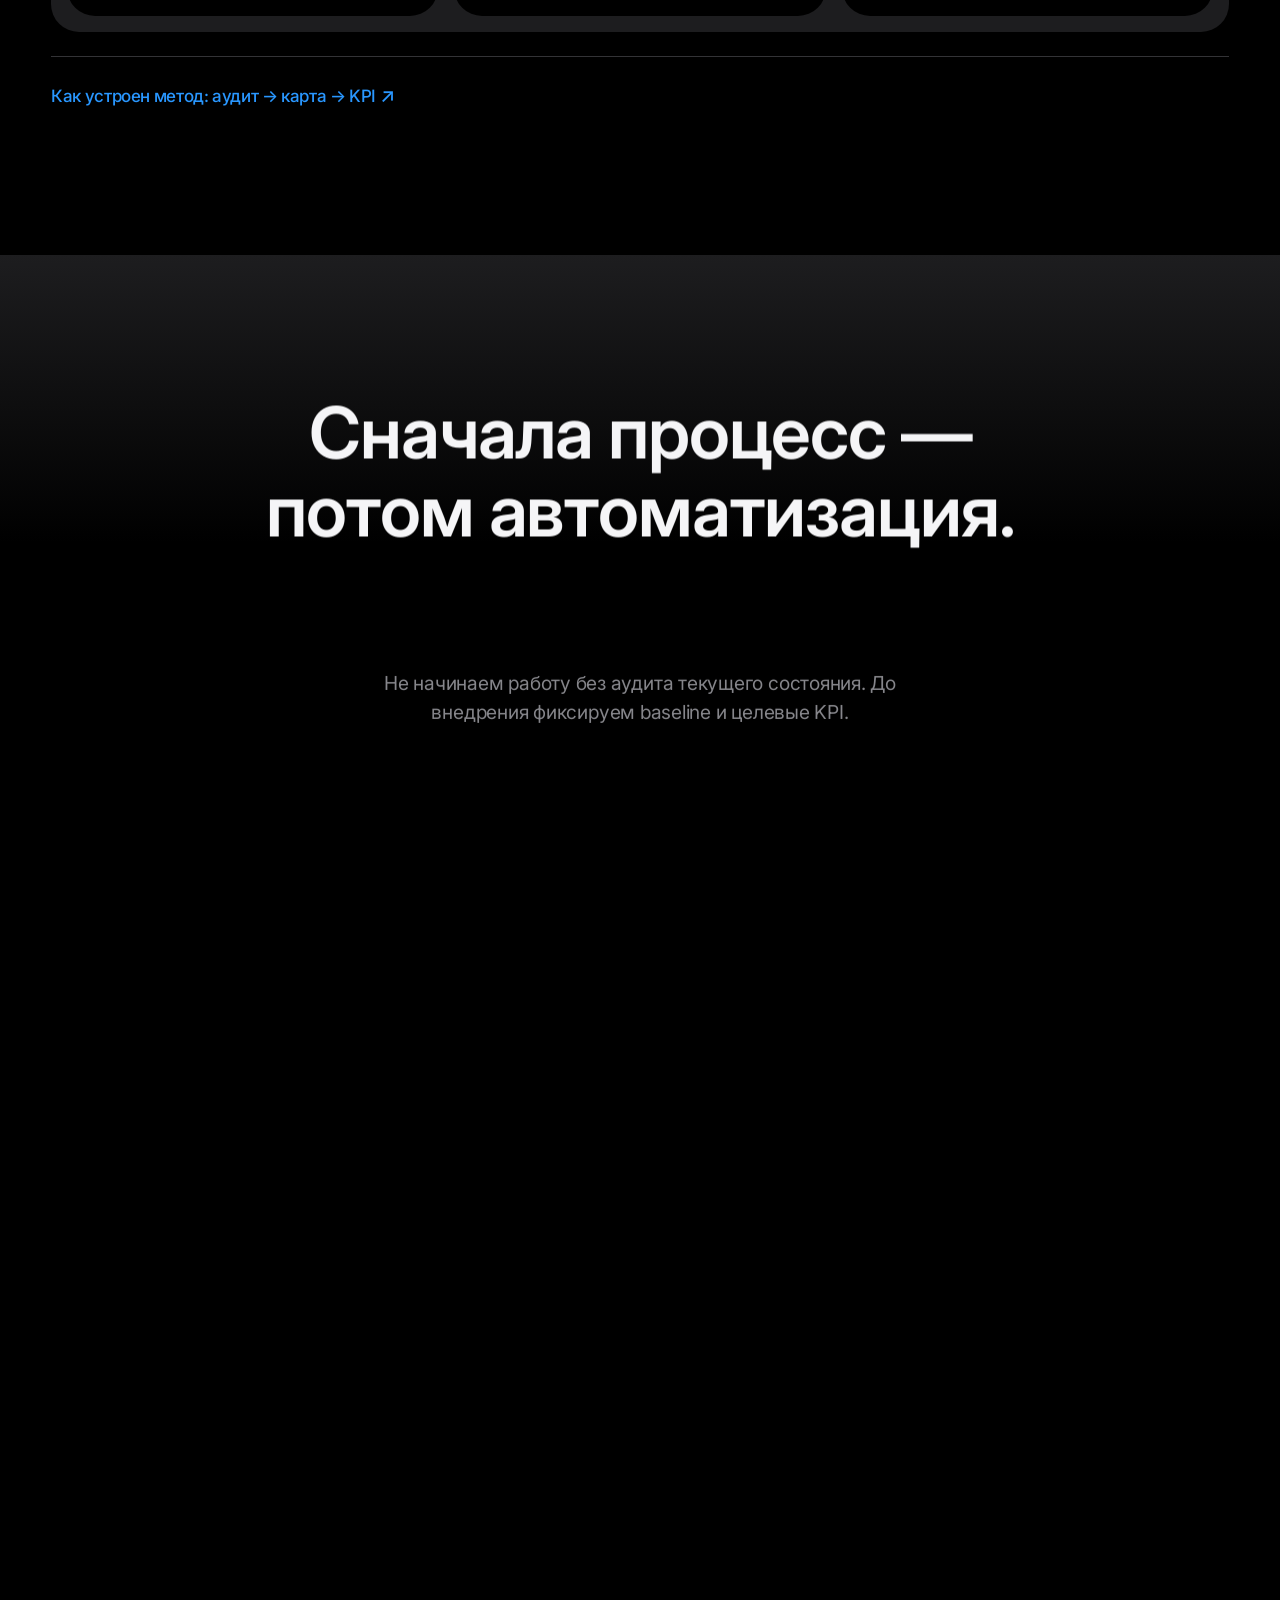
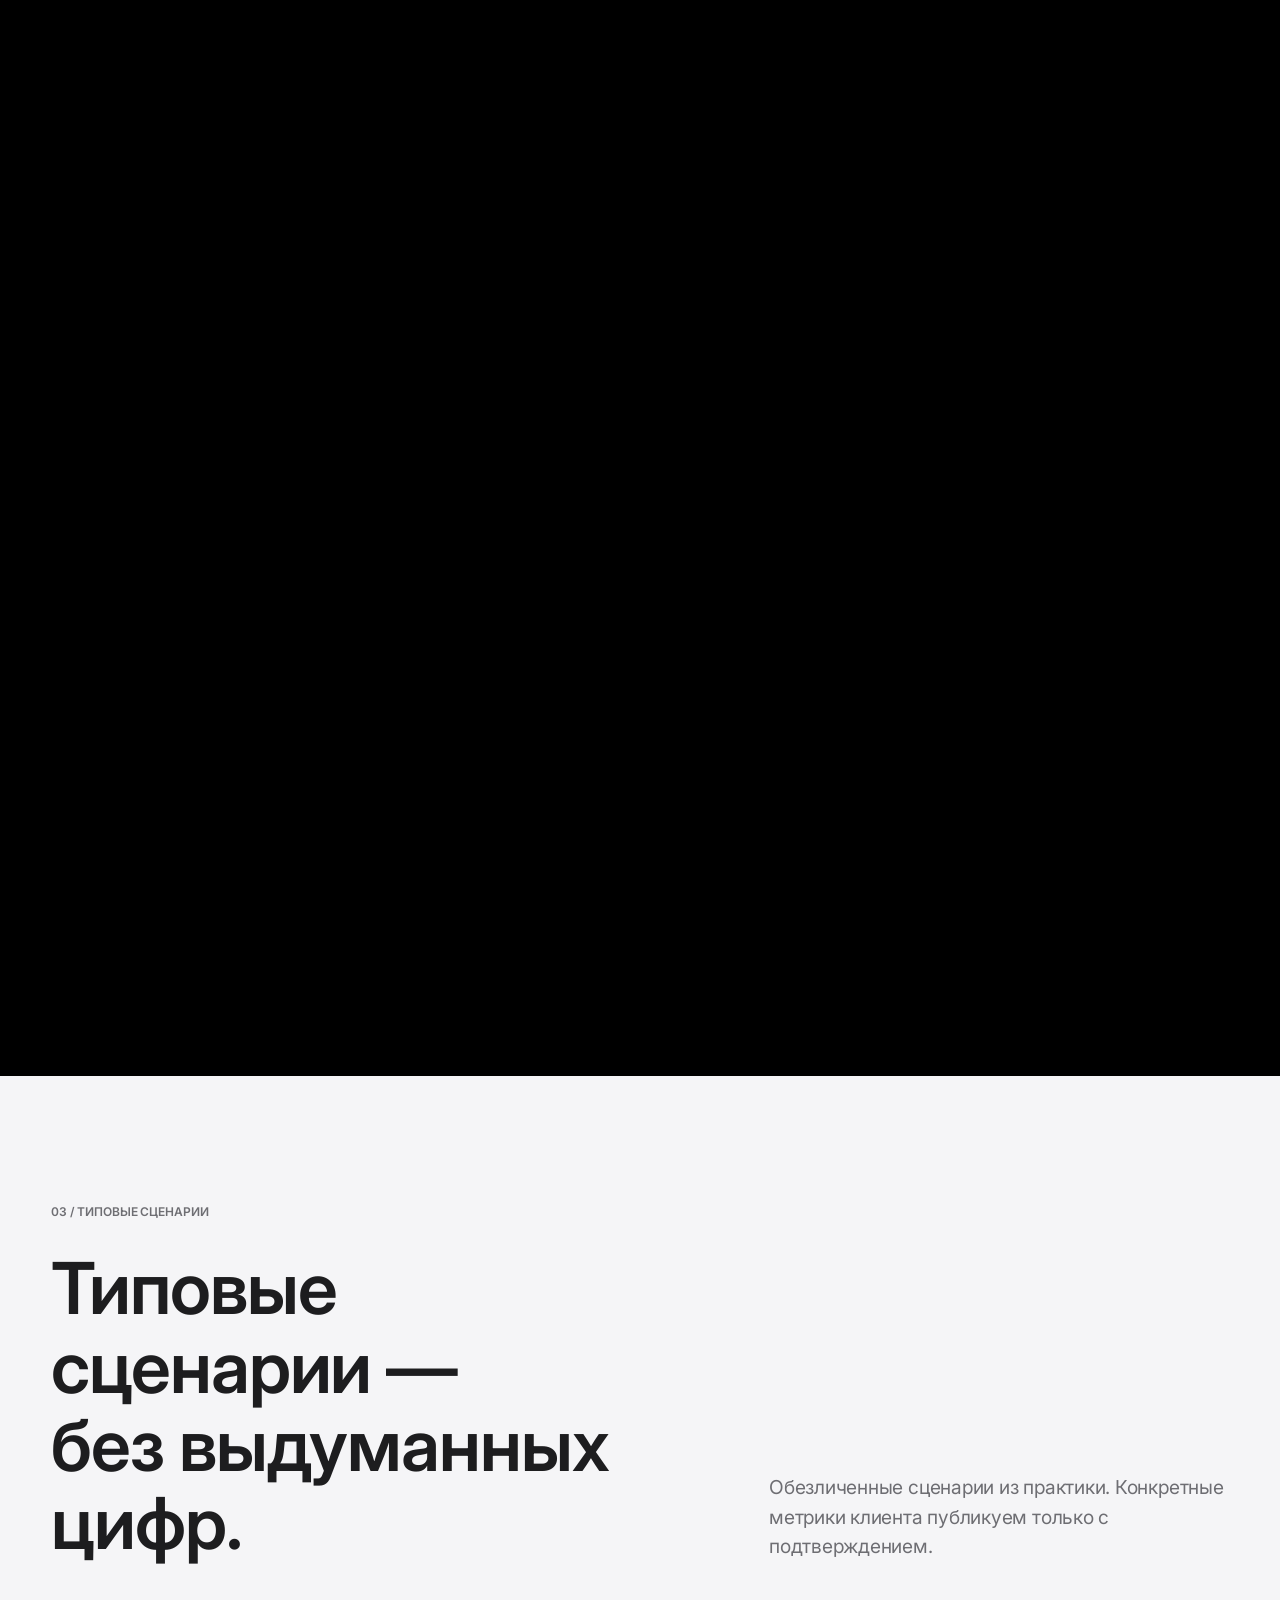
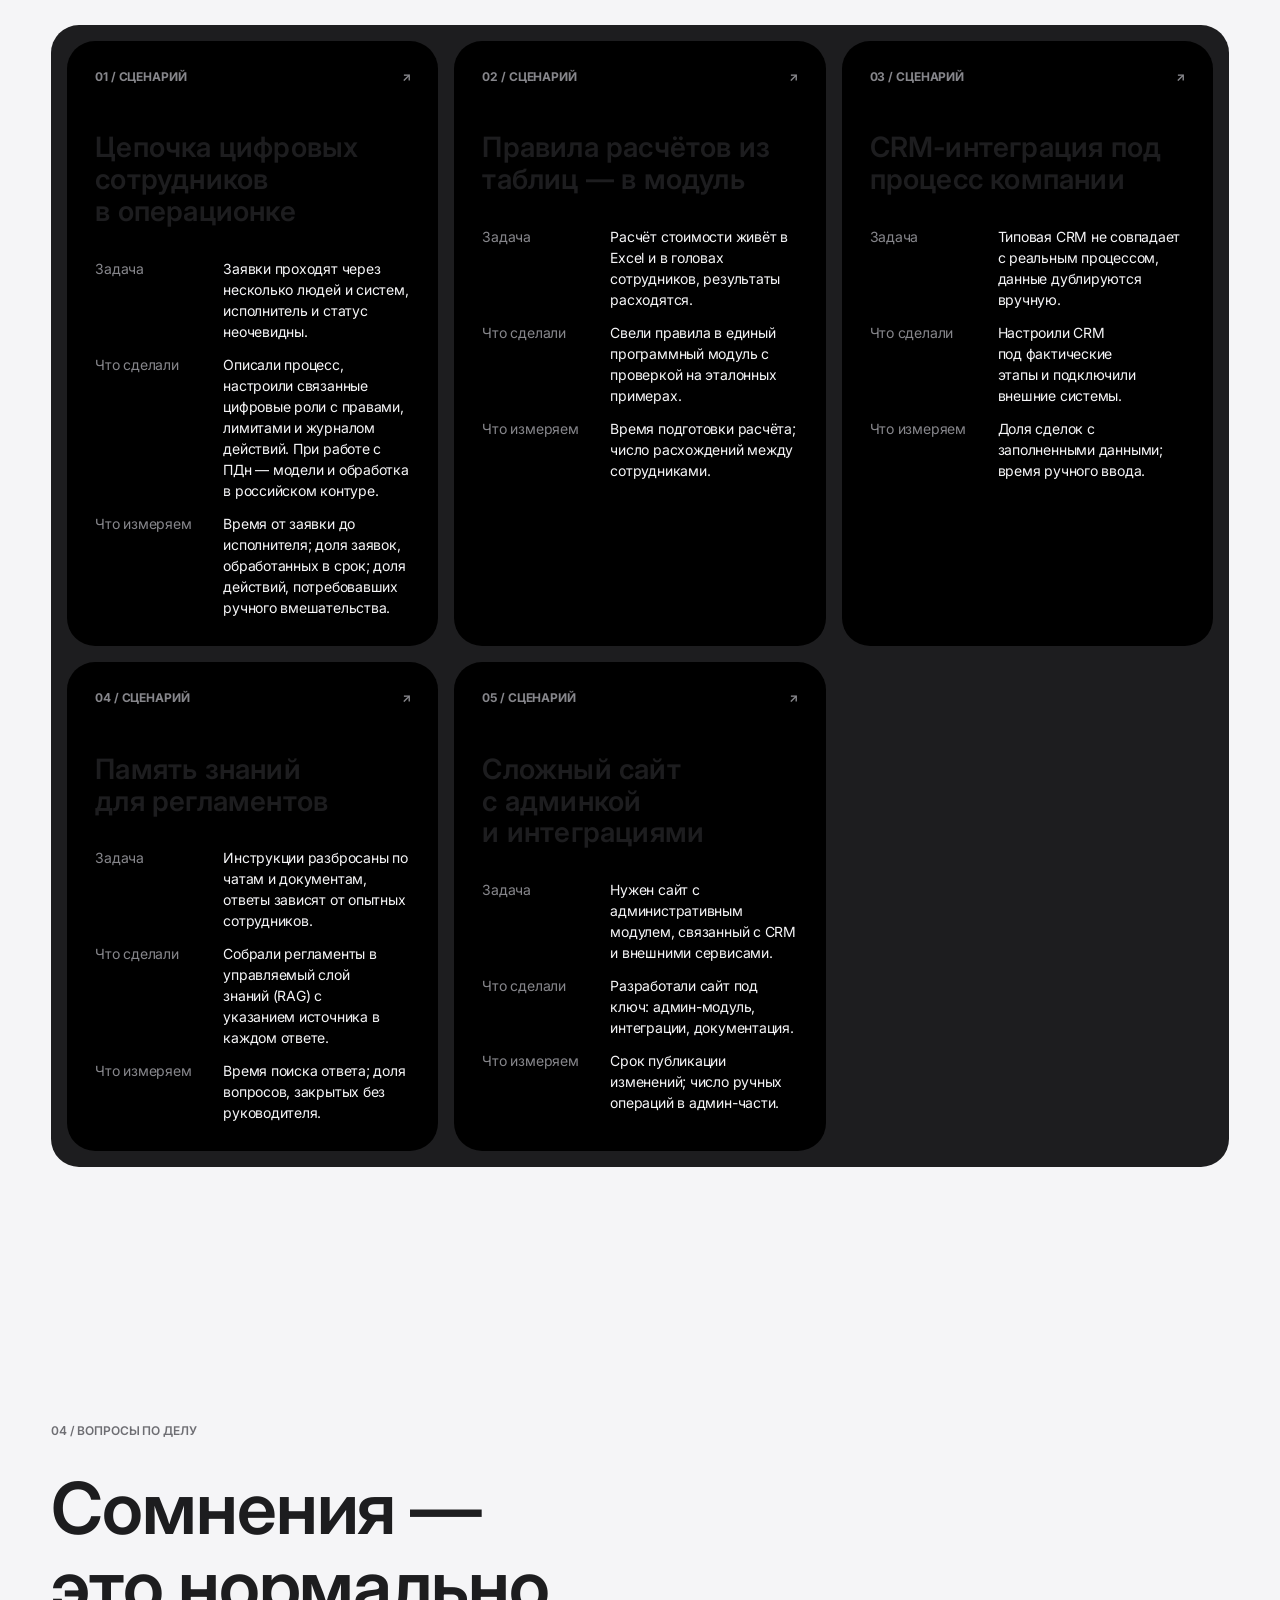
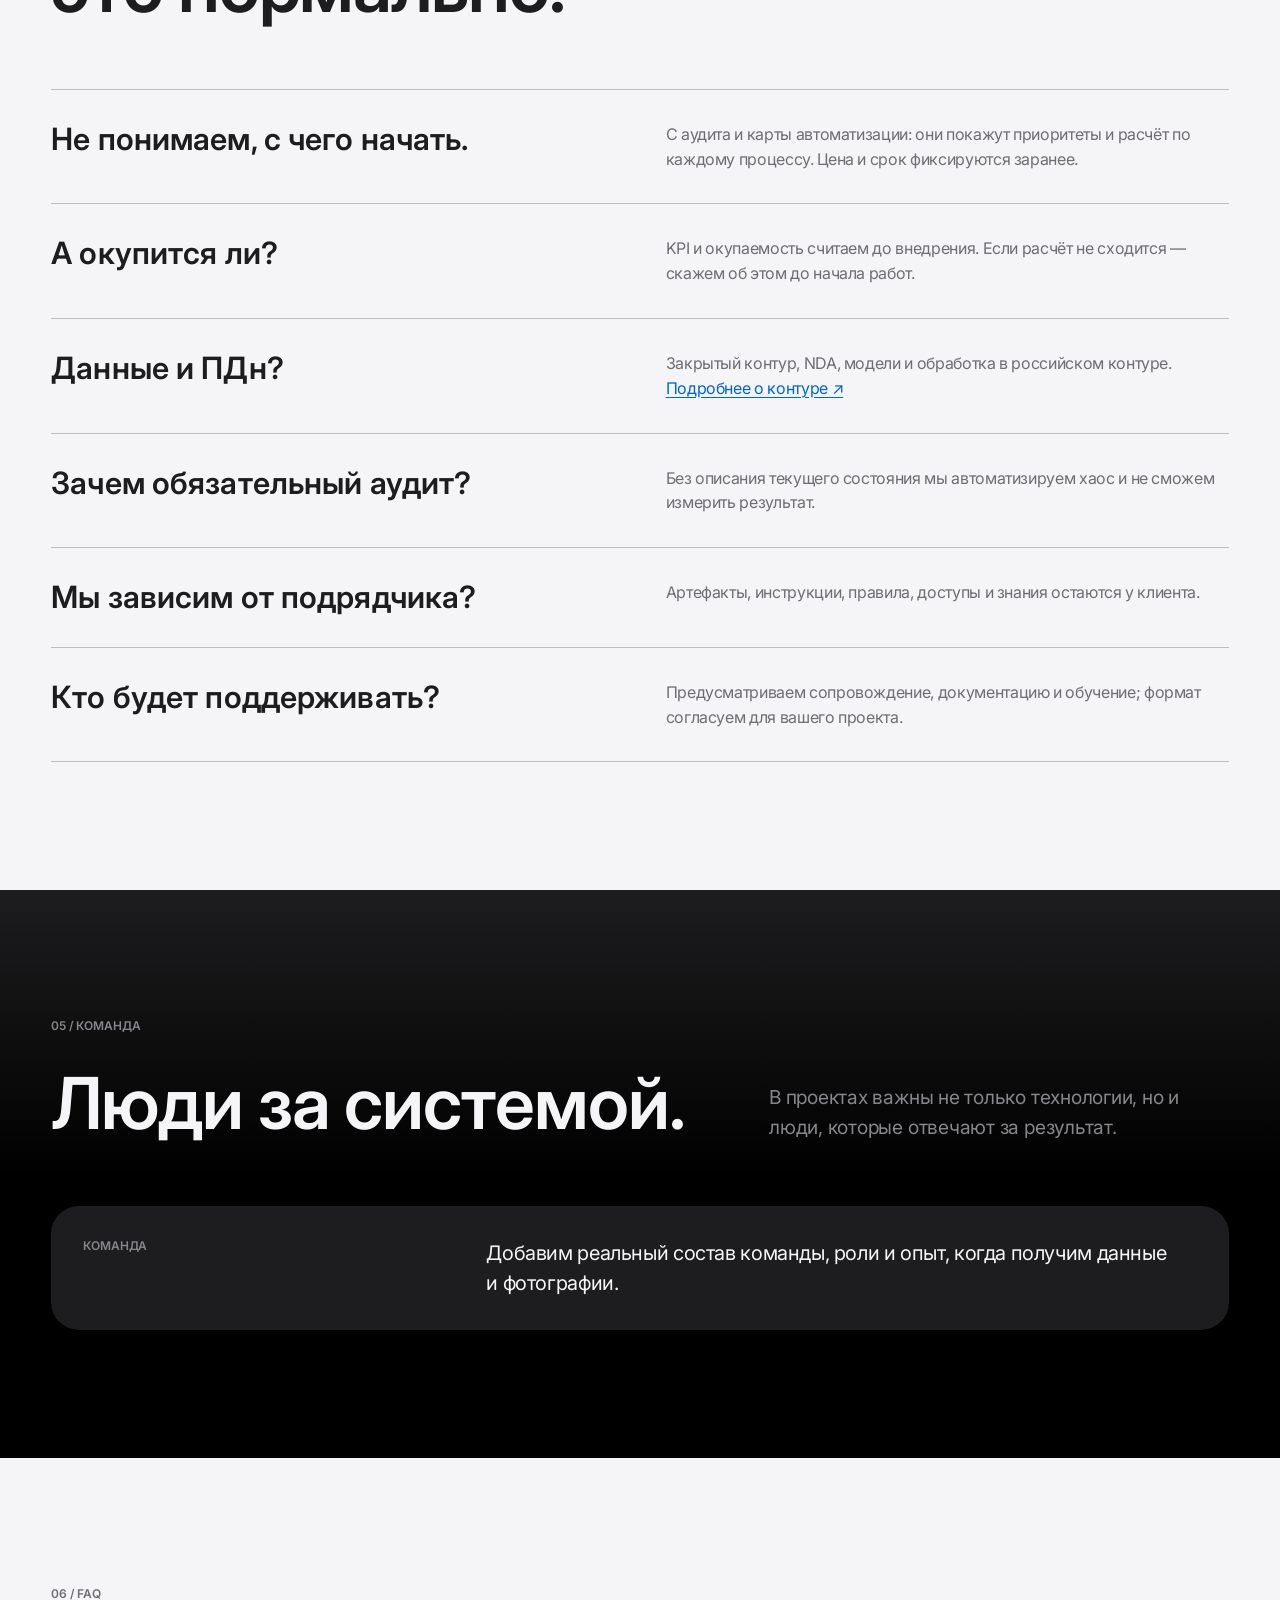
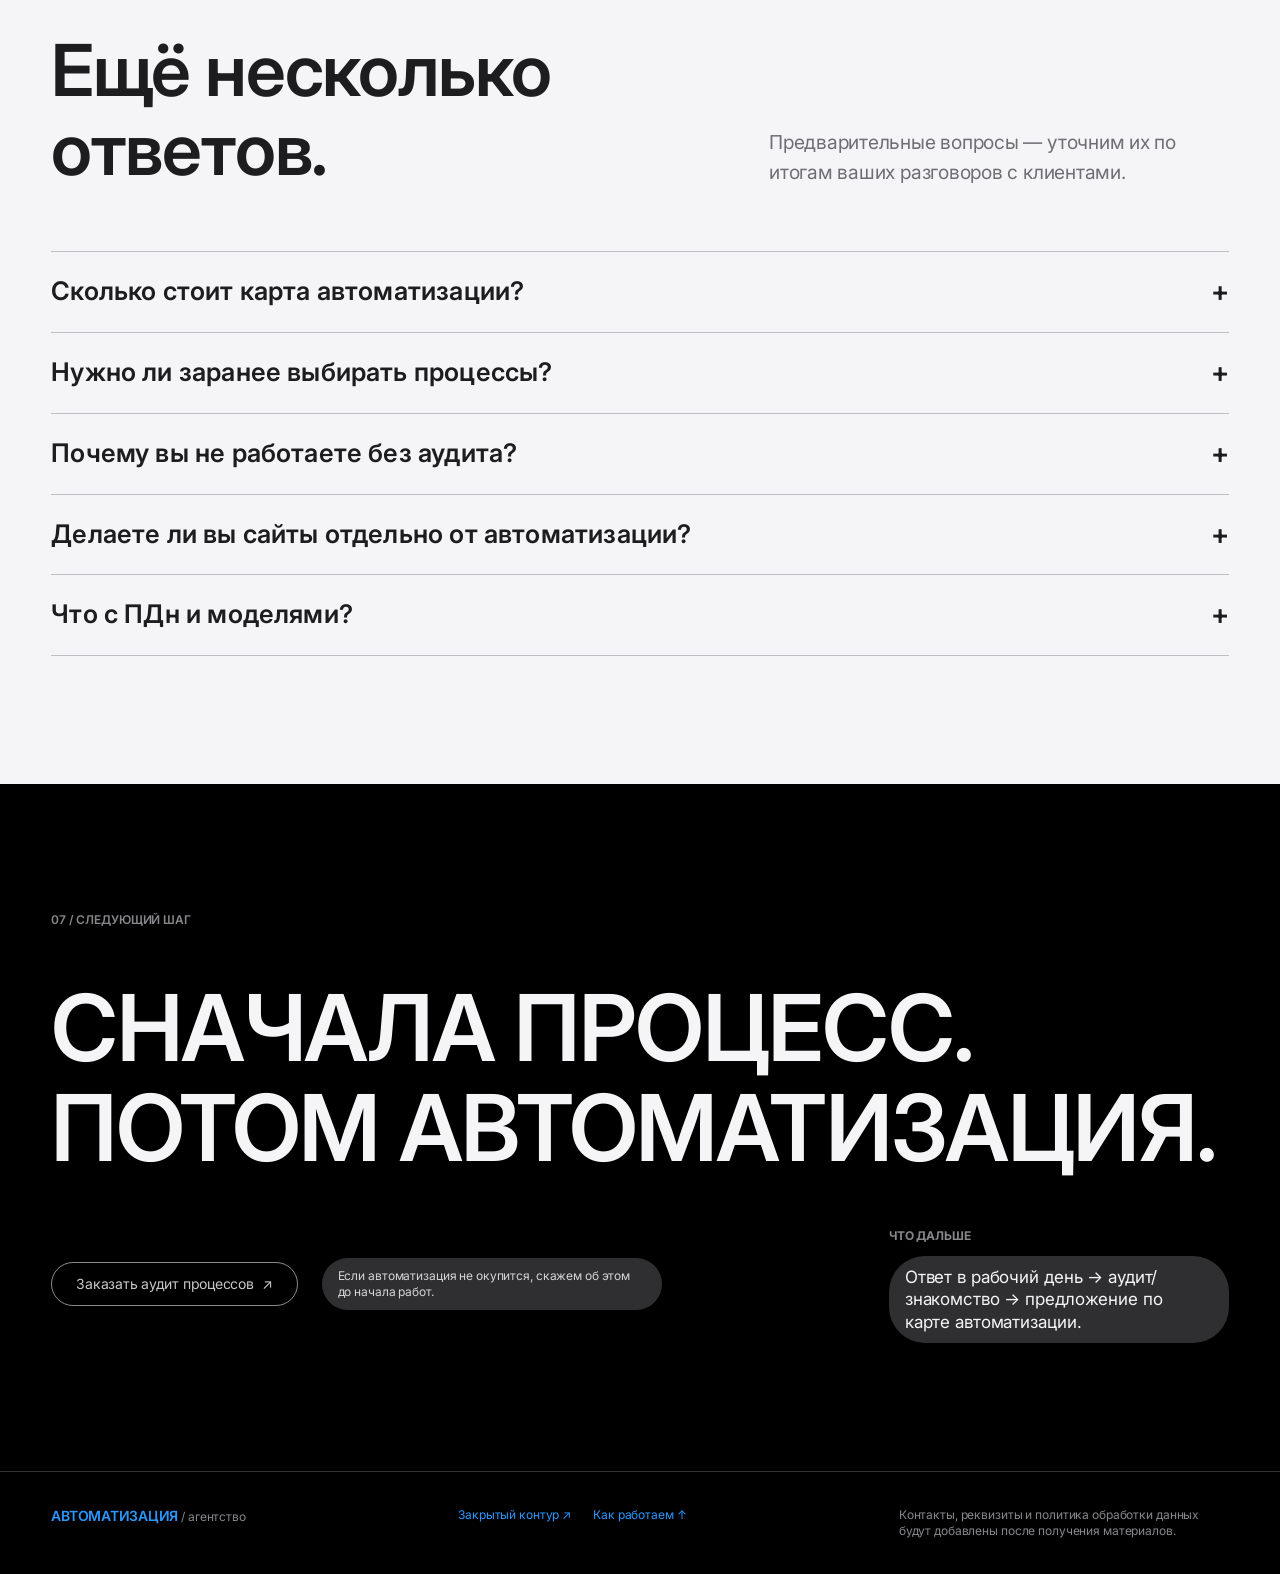
<file: index-old.html>
<!doctype html>
<html lang="ru">
<head>
  <meta charset="utf-8">
  <meta name="viewport" content="width=device-width, initial-scale=1">
  <meta name="description" content="Цифровое упорядочивание операционных процессов: аудит as-is, карта автоматизации, baseline и KPI до внедрения. ИИ и интеграции — инструменты, не обещание.">
  <meta name="theme-color" content="#000000">
  <title>Сначала процесс — потом автоматизация | Автоматизация процессов</title>
  <link rel="stylesheet" href="agency.css">
  <link rel="stylesheet" href="components/dot-grid.css">
  <link rel="stylesheet" href="components/features.css">
  <link rel="stylesheet" href="components/timeline.css">
  <link rel="stylesheet" href="nexora-motion.css">
  <link rel="stylesheet" href="style/variables%20(1).css">
  <link rel="stylesheet" href="apple-design.css?v=51">
  <link rel="preload" href="models/saas-stars.glb" as="fetch" type="model/gltf-binary" crossorigin>
  <script src="smooth-scroll.js" defer></script>
  <script src="text-reveal.js" defer></script>
  <script type="module" src="components/dot-grid.js"></script>
  <script type="module" src="hero-3d.js"></script>
</head>
<body>
  <header class="site-header"><a class="brand" href="index.html">АВТОМАТИЗАЦИЯ<span> / агентство</span></a><nav aria-label="Основная навигация"><a href="#method">Как работаем</a><a href="#operations">Компетенции</a><a href="closed-contour.html">Закрытый контур</a><a href="#cases">Кейсы</a><a href="#team">Команда</a><a href="#faq">FAQ</a></nav><a class="header-cta" href="https://t.me/kenig_web" target="_blank" rel="noopener noreferrer">Написать в Telegram ↗</a><details class="mobile-menu"><summary aria-label="Открыть меню">Меню ☰</summary><nav aria-label="Мобильная навигация"><a href="#method">Как работаем</a><a href="#operations">Компетенции</a><a href="closed-contour.html">Закрытый контур</a><a href="#cases">Кейсы</a><a href="#team">Команда</a><a href="#faq">FAQ</a></nav></details></header>
  <main>
    <section class="hero" id="top"><span class="dot-grid" data-dot-grid aria-hidden="true"></span>
      <div class="hero-content"><p class="eyebrow" data-rv="load" data-rv-delay="120">Рутину отдаём системе</p><h1><span class="line" data-rv="load" data-rv-delay="170">АВТОМАТИЗАЦИЯ</span><span class="line" data-rv="load" data-rv-delay="260">ВАШЕГО БИЗНЕСА</span></h1><p class="hero-lead" data-rv="load" data-rv-delay="440">Начинаем с аудита: описываем процессы как есть и замеряем скорость и качество. Карту автоматизации и KPI согласуем до внедрения, поэтому результат проверяется цифрами.</p><div class="hero-action"><a class="button button-light rise" href="https://t.me/kenig_web" target="_blank" rel="noopener noreferrer">Заказать аудит процессов <span>↗</span></a></div></div>
      <div class="star-origin" aria-hidden="true"></div><div class="hero-bottom"><span data-rv="load" data-rv-delay="630">СНАЧАЛА ПОРЯДОК. ПОТОМ СКОРОСТЬ.</span><a href="#problems" data-rv="load" data-rv-delay="700">ЛИСТАЙТЕ ВНИЗ ↓</a></div>
    </section>
<section class="features" id="problems" aria-labelledby="features-title"><div class="star-destination" aria-hidden="true"></div><p class="eyebrow dark-eye features-eyebrow" data-rv="view">01 / ЗНАКОМО?</p><h2 id="features-title" class="features-title"><span data-rv="view">Хаос в процессах не виден в отчётах.</span><span data-rv="view" data-rv-delay="90">Но съедает маржу.</span></h2><div class="feature-grid"><article class="feature-card" aria-labelledby="problem-01"><span class="feature-icon feature-icon-img" aria-hidden="true"></span><div class="feature-copy"><h3 class="feature-pill" id="problem-01" data-rv="card" data-rv-delay="20">01 / СКОРОСТЬ</h3><p data-rv="card" data-rv-delay="90">Клиент ждёт КП днями — пока правила и данные размазаны по людям и таблицам.</p></div></article><article class="feature-card" aria-labelledby="problem-02"><span class="feature-icon feature-icon-img feature-icon-staff" aria-hidden="true"></span><div class="feature-copy"><h3 class="feature-pill" id="problem-02" data-rv="card" data-rv-delay="20">02 / ШТАТ</h3><p data-rv="card" data-rv-delay="90">Выручка растёт, а ФОТ обгоняет её: ручные операции масштабируются наймом.</p></div></article><article class="feature-card" aria-labelledby="problem-03"><span class="feature-icon feature-icon-img feature-icon-time" aria-hidden="true"></span><div class="feature-copy"><h3 class="feature-pill" id="problem-03" data-rv="card" data-rv-delay="20">03 / ПРАВИЛА</h3><p data-rv="card" data-rv-delay="90">Одинаковая логика в Excel и мессенджерах даёт разный результат у разных сотрудников.</p></div></article><article class="feature-card" aria-labelledby="problem-04"><span class="feature-icon feature-icon-img feature-icon-privacy" aria-hidden="true"></span><div class="feature-copy"><h3 class="feature-pill" id="problem-04" data-rv="card" data-rv-delay="20">04 / КОНТРОЛЬ</h3><p data-rv="card" data-rv-delay="90">Нет baseline: непонятно, сколько длится процесс, где ломается качество и какой KPI считать успехом.</p></div></article></div><div class="features-foot"><div class="statement"><span>НАША ПОЗИЦИЯ ↘</span><p data-rv="view">Мы не продаём «внедрить ИИ». Мы упорядочиваем операционные процессы: аудит as-is → карта → KPI → внедрение. Технологии (включая ИИ, интеграции, сайты) — средства, не цель.</p></div></div></section><section class="section dark" id="operations"><div class="section-head split"><div><p class="eyebrow" data-rv="view">02 / КОМПЕТЕНЦИИ</p><h2><span data-rv="view">Что упорядочиваем</span><span data-rv="view" data-rv-delay="90">и чем закрываем</span></h2></div><div class="section-intro-group"><p class="section-intro" data-rv="view">Пять направлений экспертизы. ИИ — один из инструментов. Старт всегда с аудита процессов и карты автоматизации.</p></div></div>
      <div class="agent-grid"><article class="agent capability"><div class="agent-top"><span>01 / КОМПЕТЕНЦИЯ</span><span aria-hidden="true">↗</span></div><h3>Цепочки цифровых сотрудников</h3><p class="capability-text">Выстраиваем связанные цифровые роли под реальный процесс: от заявки до исполнения с правами, лимитами и журналом действий — не набор разрозненных ботов.</p><p class="capability-security">При работе с ПДн проектируем контур с учётом требований к обработке персональных данных: модели и обработка — в российском контуре.</p><a class="capability-link" href="closed-contour.html">Подробнее о закрытом контуре ↗</a></article><article class="agent capability"><div class="agent-top"><span>02 / КОМПЕТЕНЦИЯ</span><span aria-hidden="true">↗</span></div><h3>Правила расчётов — в код</h3><p class="capability-text">Собираем разрозненные правила из таблиц и голов сотрудников в программируемые модули с воспроизводимым результатом.</p></article><article class="agent capability"><div class="agent-top"><span>03 / КОМПЕТЕНЦИЯ</span><span aria-hidden="true">↗</span></div><h3>CRM и интеграции под ваш контур</h3><p class="capability-text">Встраиваем CRM и внешние системы под фактические процессы компании, а не под «коробочный» сценарий.</p></article><article class="agent capability"><div class="agent-top"><span>04 / КОМПЕТЕНЦИЯ</span><span aria-hidden="true">↗</span></div><h3>Память знаний компании</h3><p class="capability-text">Собираем регламенты, решения и инструкции в управляемый слой знаний (в т.ч. RAG), чтобы ответы и действия опирались на ваши правила.</p></article><article class="agent capability"><div class="agent-top"><span>05 / КОМПЕТЕНЦИЯ</span><span aria-hidden="true">↗</span></div><h3>Сайты и админ-контуры любой сложности</h3><p class="capability-text">Разрабатываем сайты под ключ: сложные административные модули, интеграции с CRM и внешними сервисами.</p></article></div>
      <a class="text-link" href="#method">Как устроен метод: аудит → карта → KPI <span>↗</span></a>
    </section>
    <section class="process" id="method" aria-labelledby="process-title"><h2 class="process-title" id="process-title"><span data-rv="view">Сначала процесс —</span><span data-rv="view" data-rv-delay="90">потом автоматизация.</span></h2><p class="section-intro process-intro" data-rv="view">Не начинаем работу без аудита текущего состояния. До внедрения фиксируем baseline и целевые KPI.</p><div class="timeline"><div class="timeline-rail" aria-hidden="true"><div class="timeline-fill"></div></div><ol class="timeline-steps" aria-label="Этапы работы"><li class="timeline-card" id="step-01"><div class="timeline-copy"><div class="timeline-meta"><span class="step-number" data-rv="star" data-rv-delay="60">01</span><span class="method-time">СРОК СОГЛАСУЕМ</span></div><h3 data-rv="star" data-rv-delay="180">Аудит процессов</h3><p data-rv="star" data-rv-delay="260">Фиксируем as-is: участники, шаги, правила, системы, узкие места. Без аудита к карте не переходим.</p></div><div class="timeline-icon-shell" aria-hidden="true"><svg class="timeline-icon" aria-hidden="true" focusable="false" xmlns="http://www.w3.org/2000/svg" viewBox="0 0 256 256" fill="currentColor"><path d="M229.66,218.34l-50.07-50.06a88.11,88.11,0,1,0-11.31,11.31l50.06,50.07a8,8,0,0,0,11.32-11.32ZM40,112a72,72,0,1,1,72,72A72.08,72.08,0,0,1,40,112Z"/></svg></div></li><li class="timeline-card" id="step-02"><div class="timeline-copy"><div class="timeline-meta"><span class="step-number" data-rv="star" data-rv-delay="60">02</span><span class="method-time">2–3 НЕДЕЛИ</span></div><h3 data-rv="star" data-rv-delay="180">Карта автоматизации</h3><p data-rv="star" data-rv-delay="260">2–3 недели: приоритеты, контуры, рекомендация по архитектуре, план на 3–6 месяцев.</p><ul><li>Интервью с собственником и руководителями</li><li>Замер часов на рутину и список процессов по приоритету</li><li>Расчёт KPI и окупаемости по каждому процессу</li><li>Рекомендация по контуру: облако, выделенный сервер или on-premise</li><li>План действий на 3–6 месяцев</li></ul><p class="note">Фиксированная цена и срок. Если переходите к пилоту, стоимость карты засчитывается.</p></div><div class="timeline-icon-shell" aria-hidden="true"><svg class="timeline-icon" aria-hidden="true" focusable="false" xmlns="http://www.w3.org/2000/svg" viewBox="0 0 256 256" fill="currentColor"><path d="M160,112h48a16,16,0,0,0,16-16V48a16,16,0,0,0-16-16H160a16,16,0,0,0-16,16V64H128a24,24,0,0,0-24,24v32H72v-8A16,16,0,0,0,56,96H24A16,16,0,0,0,8,112v32a16,16,0,0,0,16,16H56a16,16,0,0,0,16-16v-8h32v32a24,24,0,0,0,24,24h16v16a16,16,0,0,0,16,16h48a16,16,0,0,0,16-16V160a16,16,0,0,0-16-16H160a16,16,0,0,0-16,16v16H128a8,8,0,0,1-8-8V88a8,8,0,0,1,8-8h16V96A16,16,0,0,0,160,112ZM56,144H24V112H56v32Zm104,16h48v48H160Zm0-112h48V96H160Z"/></svg></div></li><li class="timeline-card" id="step-03"><div class="timeline-copy"><div class="timeline-meta"><span class="step-number" data-rv="star" data-rv-delay="60">03</span><span class="method-time">СРОК СОГЛАСУЕМ</span></div><h3 data-rv="star" data-rv-delay="180">Baseline и KPI</h3><p data-rv="star" data-rv-delay="260">Замеряем качество и скорость as-is. Согласуем целевые KPI, к которым должна прийти организация после внедрения.</p></div><div class="timeline-icon-shell" aria-hidden="true"><svg class="timeline-icon" aria-hidden="true" focusable="false" xmlns="http://www.w3.org/2000/svg" viewBox="0 0 256 256" fill="currentColor"><path d="M207.06,72.67A111.24,111.24,0,0,0,128,40h-.4C66.07,40.21,16,91,16,153.13V176a16,16,0,0,0,16,16H224a16,16,0,0,0,16-16V152A111.25,111.25,0,0,0,207.06,72.67ZM224,176H119.71l54.76-75.3a8,8,0,0,0-12.94-9.42L99.92,176H32V153.13c0-3.08.15-6.12.43-9.13H56a8,8,0,0,0,0-16H35.27c10.32-38.86,44-68.24,84.73-71.66V80a8,8,0,0,0,16,0V56.33A96.14,96.14,0,0,1,221,128H200a8,8,0,0,0,0,16h23.67c.21,2.65.33,5.31.33,8Z"/></svg></div></li><li class="timeline-card" id="step-04"><div class="timeline-copy"><div class="timeline-meta"><span class="step-number" data-rv="star" data-rv-delay="60">04</span><span class="method-time">СРОК СОГЛАСУЕМ</span></div><h3 data-rv="star" data-rv-delay="180">Пилот одного контура</h3><p data-rv="star" data-rv-delay="260">Внедряем один приоритетный контур и сверяем факт с KPI.</p></div><div class="timeline-icon-shell" aria-hidden="true"><svg class="timeline-icon" aria-hidden="true" focusable="false" xmlns="http://www.w3.org/2000/svg" viewBox="0 0 256 256" fill="currentColor"><path d="M237.66,18.34a8,8,0,0,0-11.32,0l-52.4,52.41-5.37-5.38a32.05,32.05,0,0,0-45.26,0L100,88.69l-6.34-6.35A8,8,0,0,0,82.34,93.66L88.69,100,65.37,123.31a32,32,0,0,0,0,45.26l5.38,5.37-52.41,52.4a8,8,0,0,0,11.32,11.32l52.4-52.41,5.37,5.38a32,32,0,0,0,45.26,0L156,167.31l6.34,6.35a8,8,0,0,0,11.32-11.32L167.31,156l23.32-23.31a32,32,0,0,0,0-45.26l-5.38-5.37,52.41-52.4A8,8,0,0,0,237.66,18.34Zm-116.29,161a16,16,0,0,1-22.62,0L76.69,157.25a16,16,0,0,1,0-22.62L100,111.31,144.69,156Zm57.94-57.94L156,144.69,111.31,100l23.32-23.31a16,16,0,0,1,22.62,0l22.06,22A16,16,0,0,1,179.31,121.37ZM88.57,35A8,8,0,0,1,103.43,29l8,20A8,8,0,0,1,96.57,55ZM24.57,93A8,8,0,0,1,35,88.57l20,8A8,8,0,0,1,49,111.43l-20-8A8,8,0,0,1,24.57,93ZM231.43,163a8,8,0,0,1-10.4,4.46l-20-8A8,8,0,1,1,207,144.57l20,8A8,8,0,0,1,231.43,163Zm-64,58.06A8,8,0,0,1,152.57,227l-8-20A8,8,0,0,1,159.43,201Z"/></svg></div></li><li class="timeline-card" id="step-05"><div class="timeline-copy"><div class="timeline-meta"><span class="step-number" data-rv="star" data-rv-delay="60">05</span><span class="method-time">ФОРМАТ СОГЛАСУЕМ</span></div><h3 data-rv="star" data-rv-delay="180">Масштаб и сопровождение</h3><p data-rv="star" data-rv-delay="260">Подключаем следующие процессы по карте; документация, обучение, сопровождение.</p></div><div class="timeline-icon-shell" aria-hidden="true"><svg class="timeline-icon" aria-hidden="true" focusable="false" xmlns="http://www.w3.org/2000/svg" viewBox="0 0 256 256" fill="currentColor"><path d="M223.85,47.12a16,16,0,0,0-15-15c-12.58-.75-44.73.4-71.41,27.07L132.69,64H74.36A15.91,15.91,0,0,0,63,68.68L28.7,103a16,16,0,0,0,9.07,27.16l38.47,5.37,44.21,44.21,5.37,38.49a15.94,15.94,0,0,0,10.78,12.92,16.11,16.11,0,0,0,5.1.83A15.91,15.91,0,0,0,153,227.3L187.32,193A15.91,15.91,0,0,0,192,181.64V123.31l4.77-4.77C223.45,91.86,224.6,59.71,223.85,47.12ZM74.36,80h42.33L77.16,119.52,40,114.34Zm74.41-9.45a76.65,76.65,0,0,1,59.11-22.47,76.46,76.46,0,0,1-22.42,59.16L128,164.68,91.32,128ZM176,181.64,141.67,216l-5.19-37.17L176,139.31Zm-74.16,9.5C97.34,201,82.29,224,40,224a8,8,0,0,1-8-8c0-42.29,23-57.34,32.86-61.85a8,8,0,0,1,6.64,14.56c-6.43,2.93-20.62,12.36-23.12,38.91,26.55-2.5,36-16.69,38.91-23.12a8,8,0,1,1,14.56,6.64Z"/></svg></div></li></ol></div></section>
    <section class="section light" id="cases"><div class="section-head split"><div><p class="eyebrow dark-eye" data-rv="view">03 / ТИПОВЫЕ СЦЕНАРИИ</p><h2><span data-rv="view">Типовые сценарии —</span><span data-rv="view" data-rv-delay="90">без выдуманных цифр.</span></h2></div><p class="section-intro" data-rv="view">Обезличенные сценарии из практики. Конкретные метрики клиента публикуем только с подтверждением.</p></div><div class="agent-grid"><article class="agent"><div class="agent-top"><span>01 / СЦЕНАРИЙ</span><span aria-hidden="true">↗</span></div><h3>Цепочка цифровых сотрудников в операционке</h3><dl><dt>Задача</dt><dd>Заявки проходят через несколько людей и систем, исполнитель и статус неочевидны.</dd><dt>Что сделали</dt><dd>Описали процесс, настроили связанные цифровые роли с правами, лимитами и журналом действий. При работе с ПДн — модели и обработка в российском контуре.</dd><dt>Что измеряем</dt><dd>Время от заявки до исполнителя; доля заявок, обработанных в срок; доля действий, потребовавших ручного вмешательства.</dd></dl></article><article class="agent"><div class="agent-top"><span>02 / СЦЕНАРИЙ</span><span aria-hidden="true">↗</span></div><h3>Правила расчётов из таблиц — в модуль</h3><dl><dt>Задача</dt><dd>Расчёт стоимости живёт в Excel и в головах сотрудников, результаты расходятся.</dd><dt>Что сделали</dt><dd>Свели правила в единый программный модуль с проверкой на эталонных примерах.</dd><dt>Что измеряем</dt><dd>Время подготовки расчёта; число расхождений между сотрудниками.</dd></dl></article><article class="agent"><div class="agent-top"><span>03 / СЦЕНАРИЙ</span><span aria-hidden="true">↗</span></div><h3>CRM-интеграция под процесс компании</h3><dl><dt>Задача</dt><dd>Типовая CRM не совпадает с реальным процессом, данные дублируются вручную.</dd><dt>Что сделали</dt><dd>Настроили CRM под фактические этапы и подключили внешние системы.</dd><dt>Что измеряем</dt><dd>Доля сделок с заполненными данными; время ручного ввода.</dd></dl></article><article class="agent"><div class="agent-top"><span>04 / СЦЕНАРИЙ</span><span aria-hidden="true">↗</span></div><h3>Память знаний для регламентов</h3><dl><dt>Задача</dt><dd>Инструкции разбросаны по чатам и документам, ответы зависят от опытных сотрудников.</dd><dt>Что сделали</dt><dd>Собрали регламенты в управляемый слой знаний (RAG) с указанием источника в каждом ответе.</dd><dt>Что измеряем</dt><dd>Время поиска ответа; доля вопросов, закрытых без руководителя.</dd></dl></article><article class="agent"><div class="agent-top"><span>05 / СЦЕНАРИЙ</span><span aria-hidden="true">↗</span></div><h3>Сложный сайт с админкой и интеграциями</h3><dl><dt>Задача</dt><dd>Нужен сайт с административным модулем, связанный с CRM и внешними сервисами.</dd><dt>Что сделали</dt><dd>Разработали сайт под ключ: админ-модуль, интеграции, документация.</dd><dt>Что измеряем</dt><dd>Срок публикации изменений; число ручных операций в админ-части.</dd></dl></article></div></section>
    <section class="section light objections"><div class="section-head"><p class="eyebrow dark-eye" data-rv="view">04 / ВОПРОСЫ ПО ДЕЛУ</p><h2><span data-rv="view">Сомнения —</span><span data-rv="view" data-rv-delay="90">это нормально.</span></h2></div><div class="objection-list"><article><h3>Не понимаем, с чего начать.</h3><p>С аудита и карты автоматизации: они покажут приоритеты и расчёт по каждому процессу. Цена и срок фиксируются заранее.</p></article><article><h3>А окупится ли?</h3><p>KPI и окупаемость считаем до внедрения. Если расчёт не сходится — скажем об этом до начала работ.</p></article><article><h3>Данные и ПДн?</h3><p>Закрытый контур, NDA, модели и обработка в российском контуре. <a href="closed-contour.html">Подробнее о контуре ↗</a></p></article><article><h3>Зачем обязательный аудит?</h3><p>Без описания текущего состояния мы автоматизируем хаос и не сможем измерить результат.</p></article><article><h3>Мы зависим от подрядчика?</h3><p>Артефакты, инструкции, правила, доступы и знания остаются у клиента.</p></article><article><h3>Кто будет поддерживать?</h3><p>Предусматриваем сопровождение, документацию и обучение; формат согласуем для вашего проекта.</p></article></div></section>
    <section class="section dark" id="team"><div class="section-head split"><div><p class="eyebrow" data-rv="view">05 / КОМАНДА</p><h2><span data-rv="view">Люди за системой.</span></h2></div><p class="section-intro" data-rv="view">В проектах важны не только технологии, но и люди, которые отвечают за результат.</p></div><div class="pending-card dark-pending"><span>КОМАНДА</span><p>Добавим реальный состав команды, роли и опыт, когда получим данные и фотографии.</p></div></section>
    <section class="section light" id="faq"><div class="section-head split"><div><p class="eyebrow dark-eye" data-rv="view">06 / FAQ</p><h2><span data-rv="view">Ещё несколько</span><span data-rv="view" data-rv-delay="90">ответов.</span></h2></div><p class="section-intro" data-rv="view">Предварительные вопросы — уточним их по итогам ваших разговоров с клиентами.</p></div><div class="faq"><details><summary>Сколько стоит карта автоматизации?<span>+</span></summary><p>Цена фиксированная и называется на первом звонке. Если вы переходите к пилоту, стоимость карты засчитывается.</p></details><details><summary>Нужно ли заранее выбирать процессы?<span>+</span></summary><p>Нет. На этапе карты вместе определим процессы, замерим время и расставим приоритеты.</p></details><details><summary>Почему вы не работаете без аудита?<span>+</span></summary><p>Иначе нет baseline и KPI: не с чем сравнивать, и нельзя сказать, окупилась ли автоматизация.</p></details><details><summary>Делаете ли вы сайты отдельно от автоматизации?<span>+</span></summary><p>Да. Разрабатываем сайты под ключ, в том числе со сложными админками и интеграциями с CRM.</p></details><details><summary>Что с ПДн и моделями?<span>+</span></summary><p>Проектируем контур с учётом требований к обработке персональных данных; модели и обработка — в российском контуре. Детали — на странице <a href="closed-contour.html">закрытого контура</a>.</p></details></div></section>
    <section class="section final"><p class="eyebrow" data-rv="view">07 / СЛЕДУЮЩИЙ ШАГ</p><h2><span data-rv="view">СНАЧАЛА ПРОЦЕСС.</span><span class="dim" data-rv="view" data-rv-delay="90">ПОТОМ АВТОМАТИЗАЦИЯ.</span></h2><div class="final-row"><div><a class="button button-light" href="https://t.me/kenig_web" target="_blank" rel="noopener noreferrer">Заказать аудит процессов <span>↗</span></a><p>Если автоматизация не окупится, скажем об этом до начала работ.</p></div><div class="next-steps"><span>ЧТО ДАЛЬШЕ</span><p>Ответ в рабочий день → аудит/знакомство → предложение по карте автоматизации.</p></div></div></section>
  </main>
  <footer class="footer"><a class="brand" href="index.html">АВТОМАТИЗАЦИЯ<span> / агентство</span></a><div><a href="closed-contour.html">Закрытый контур ↗</a><a href="#method">Как работаем ↑</a></div><p>Контакты, реквизиты и политика обработки данных будут добавлены после получения материалов.</p></footer><div id="webgl-stage" class="webgl-stage" aria-hidden="true"></div>
</body>
</html>
</file>
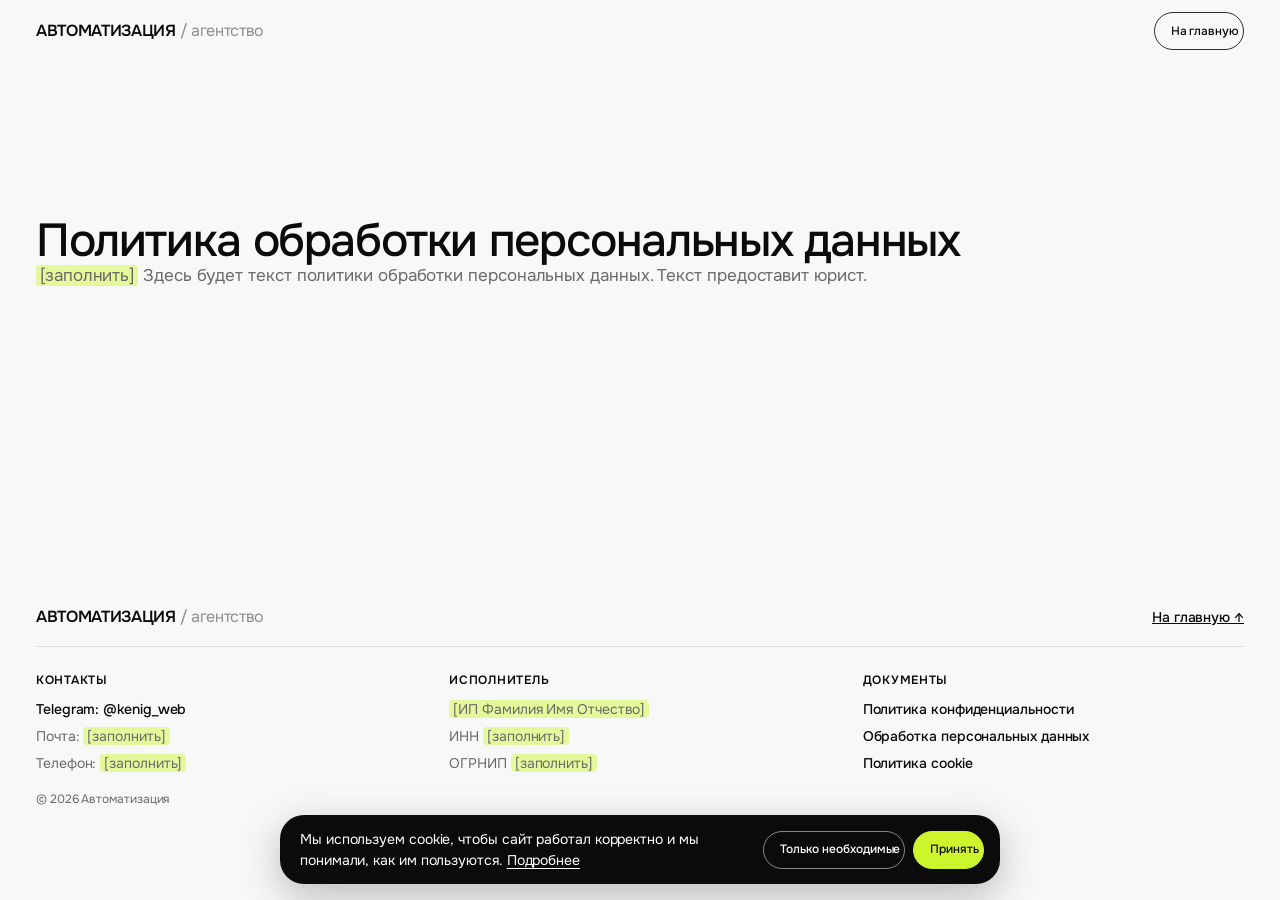
<file: personal-data.html>
<!doctype html>
<html lang="ru">
<head>
  <meta charset="utf-8">
  <meta name="viewport" content="width=device-width, initial-scale=1, viewport-fit=cover">
  <meta name="description" content="Политика обработки персональных данных">
  <meta name="robots" content="noindex">
  <meta name="theme-color" content="#f8f8f8">
  <title>Политика обработки персональных данных | Автоматизация бизнеса</title>
  <script>document.documentElement.classList.add('js');</script>
  <link rel="preconnect" href="https://fonts.googleapis.com">
  <link rel="preconnect" href="https://fonts.gstatic.com" crossorigin>
  <link rel="stylesheet" href="https://fonts.googleapis.com/css2?family=Onest:wght@300;400;500;600&family=Unbounded:wght@500;700&display=swap&subset=cyrillic">
  <link rel="stylesheet" href="design-system/tokens.css?v=20261127h">
  <link rel="stylesheet" href="design-system/components.css?v=20261127h">
  <link rel="stylesheet" href="home.css?v=20261127h">
  <script src="home.js?v=20261127h" defer></script>
</head>
<body>

  <header class="site-header">
    <div class="container">
      <div class="nav">
        <a class="brand" href="index.html">АВТОМАТИЗАЦИЯ<span> / агентство</span></a>
        <a class="btn btn--sm btn--outline header-cta" href="index.html">На главную</a>
      </div>
    </div>
  </header>

  <main>
    <section class="section legal">
      <div class="container">
        <h1 class="h2">Политика обработки персональных данных</h1>
        <p class="lead"><em class="footer__todo">[заполнить]</em> Здесь будет текст политики обработки персональных данных. Текст предоставит юрист.</p>
      </div>
    </section>
  </main>

  <footer class="container footer">
    <a class="brand" href="index.html">АВТОМАТИЗАЦИЯ<span> / агентство</span></a>
    <div class="footer__links"><a href="index.html">На главную ↑</a></div>
    <div class="footer__legal">
      <div class="footer__col">
        <h3 class="footer__h">Контакты</h3>
        <a href="https://t.me/kenig_web" target="_blank" rel="noopener noreferrer">Telegram: @kenig_web</a>
        <span>Почта: <em class="footer__todo">[заполнить]</em></span>
        <span>Телефон: <em class="footer__todo">[заполнить]</em></span>
      </div>
      <div class="footer__col">
        <h3 class="footer__h">Исполнитель</h3>
        <span><em class="footer__todo">[ИП Фамилия Имя Отчество]</em></span>
        <span>ИНН <em class="footer__todo">[заполнить]</em></span>
        <span>ОГРНИП <em class="footer__todo">[заполнить]</em></span>
      </div>
      <div class="footer__col">
        <h3 class="footer__h">Документы</h3>
        <a href="privacy.html">Политика конфиденциальности</a>
        <a href="personal-data.html">Обработка персональных данных</a>
        <a href="cookies.html">Политика cookie</a>
      </div>
    </div>
    <p class="footer__copy">© 2026 Автоматизация</p>
  </footer>
</body>
</html>
</file>
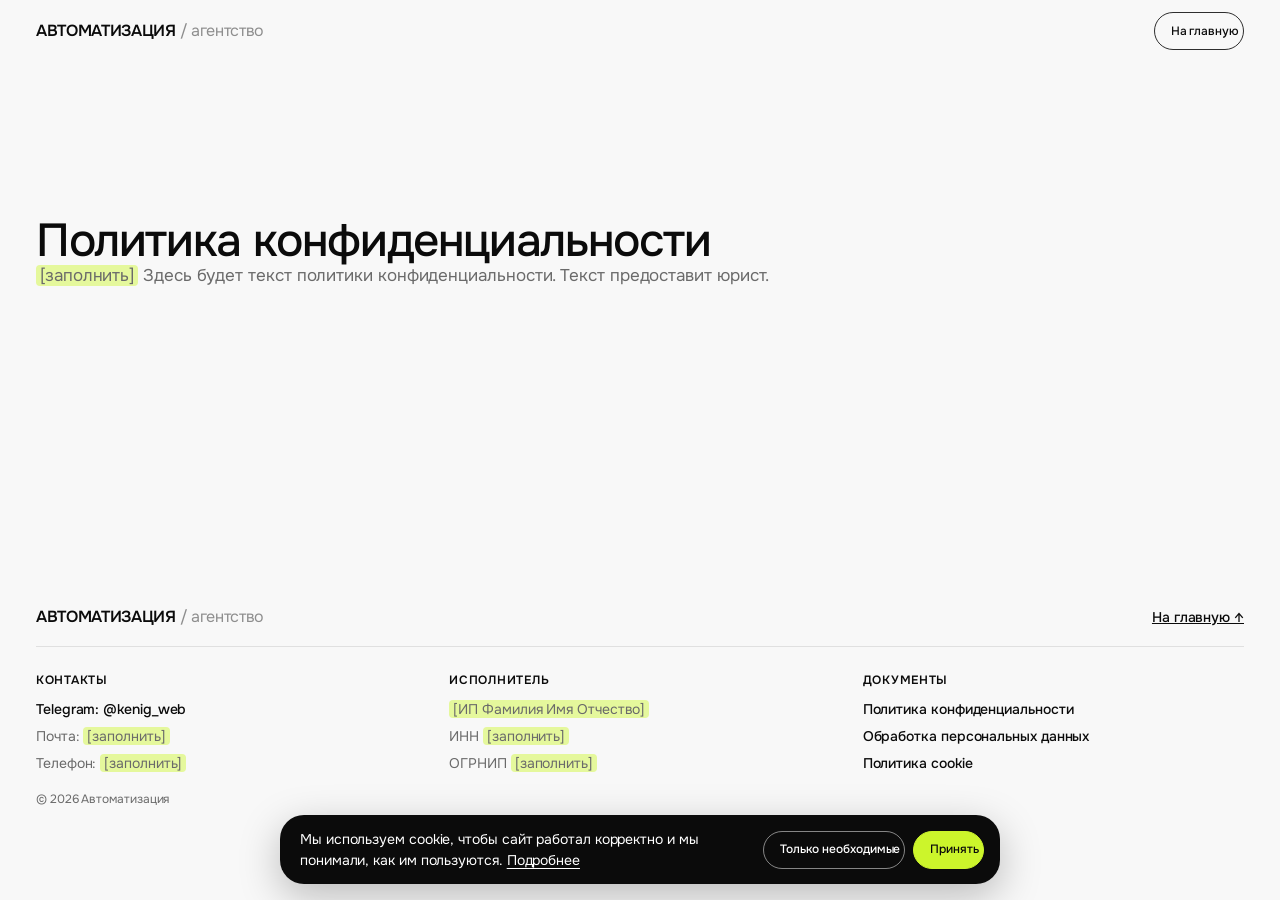
<file: privacy.html>
<!doctype html>
<html lang="ru">
<head>
  <meta charset="utf-8">
  <meta name="viewport" content="width=device-width, initial-scale=1, viewport-fit=cover">
  <meta name="description" content="Политика конфиденциальности">
  <meta name="robots" content="noindex">
  <meta name="theme-color" content="#f8f8f8">
  <title>Политика конфиденциальности | Автоматизация бизнеса</title>
  <script>document.documentElement.classList.add('js');</script>
  <link rel="preconnect" href="https://fonts.googleapis.com">
  <link rel="preconnect" href="https://fonts.gstatic.com" crossorigin>
  <link rel="stylesheet" href="https://fonts.googleapis.com/css2?family=Onest:wght@300;400;500;600&family=Unbounded:wght@500;700&display=swap&subset=cyrillic">
  <link rel="stylesheet" href="design-system/tokens.css?v=20261127h">
  <link rel="stylesheet" href="design-system/components.css?v=20261127h">
  <link rel="stylesheet" href="home.css?v=20261127h">
  <script src="home.js?v=20261127h" defer></script>
</head>
<body>

  <header class="site-header">
    <div class="container">
      <div class="nav">
        <a class="brand" href="index.html">АВТОМАТИЗАЦИЯ<span> / агентство</span></a>
        <a class="btn btn--sm btn--outline header-cta" href="index.html">На главную</a>
      </div>
    </div>
  </header>

  <main>
    <section class="section legal">
      <div class="container">
        <h1 class="h2">Политика конфиденциальности</h1>
        <p class="lead"><em class="footer__todo">[заполнить]</em> Здесь будет текст политики конфиденциальности. Текст предоставит юрист.</p>
      </div>
    </section>
  </main>

  <footer class="container footer">
    <a class="brand" href="index.html">АВТОМАТИЗАЦИЯ<span> / агентство</span></a>
    <div class="footer__links"><a href="index.html">На главную ↑</a></div>
    <div class="footer__legal">
      <div class="footer__col">
        <h3 class="footer__h">Контакты</h3>
        <a href="https://t.me/kenig_web" target="_blank" rel="noopener noreferrer">Telegram: @kenig_web</a>
        <span>Почта: <em class="footer__todo">[заполнить]</em></span>
        <span>Телефон: <em class="footer__todo">[заполнить]</em></span>
      </div>
      <div class="footer__col">
        <h3 class="footer__h">Исполнитель</h3>
        <span><em class="footer__todo">[ИП Фамилия Имя Отчество]</em></span>
        <span>ИНН <em class="footer__todo">[заполнить]</em></span>
        <span>ОГРНИП <em class="footer__todo">[заполнить]</em></span>
      </div>
      <div class="footer__col">
        <h3 class="footer__h">Документы</h3>
        <a href="privacy.html">Политика конфиденциальности</a>
        <a href="personal-data.html">Обработка персональных данных</a>
        <a href="cookies.html">Политика cookie</a>
      </div>
    </div>
    <p class="footer__copy">© 2026 Автоматизация</p>
  </footer>
</body>
</html>
</file>
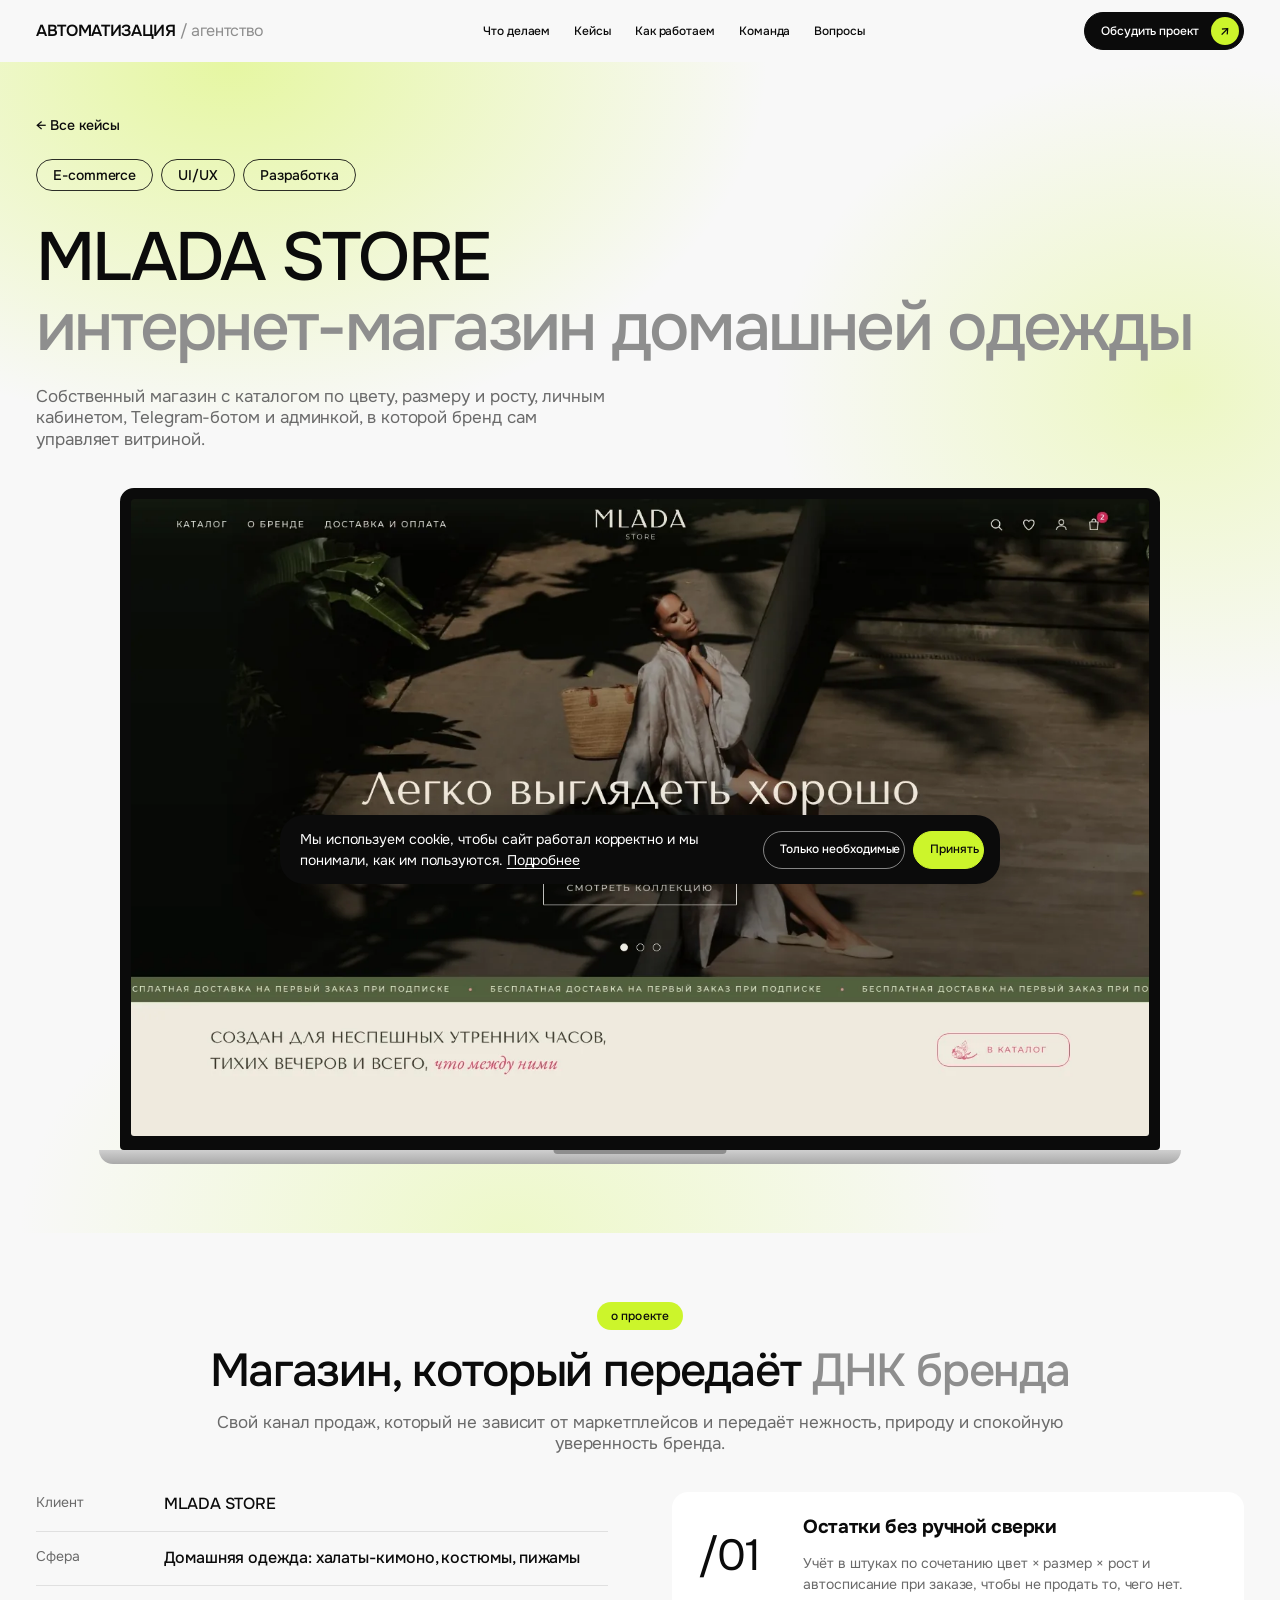
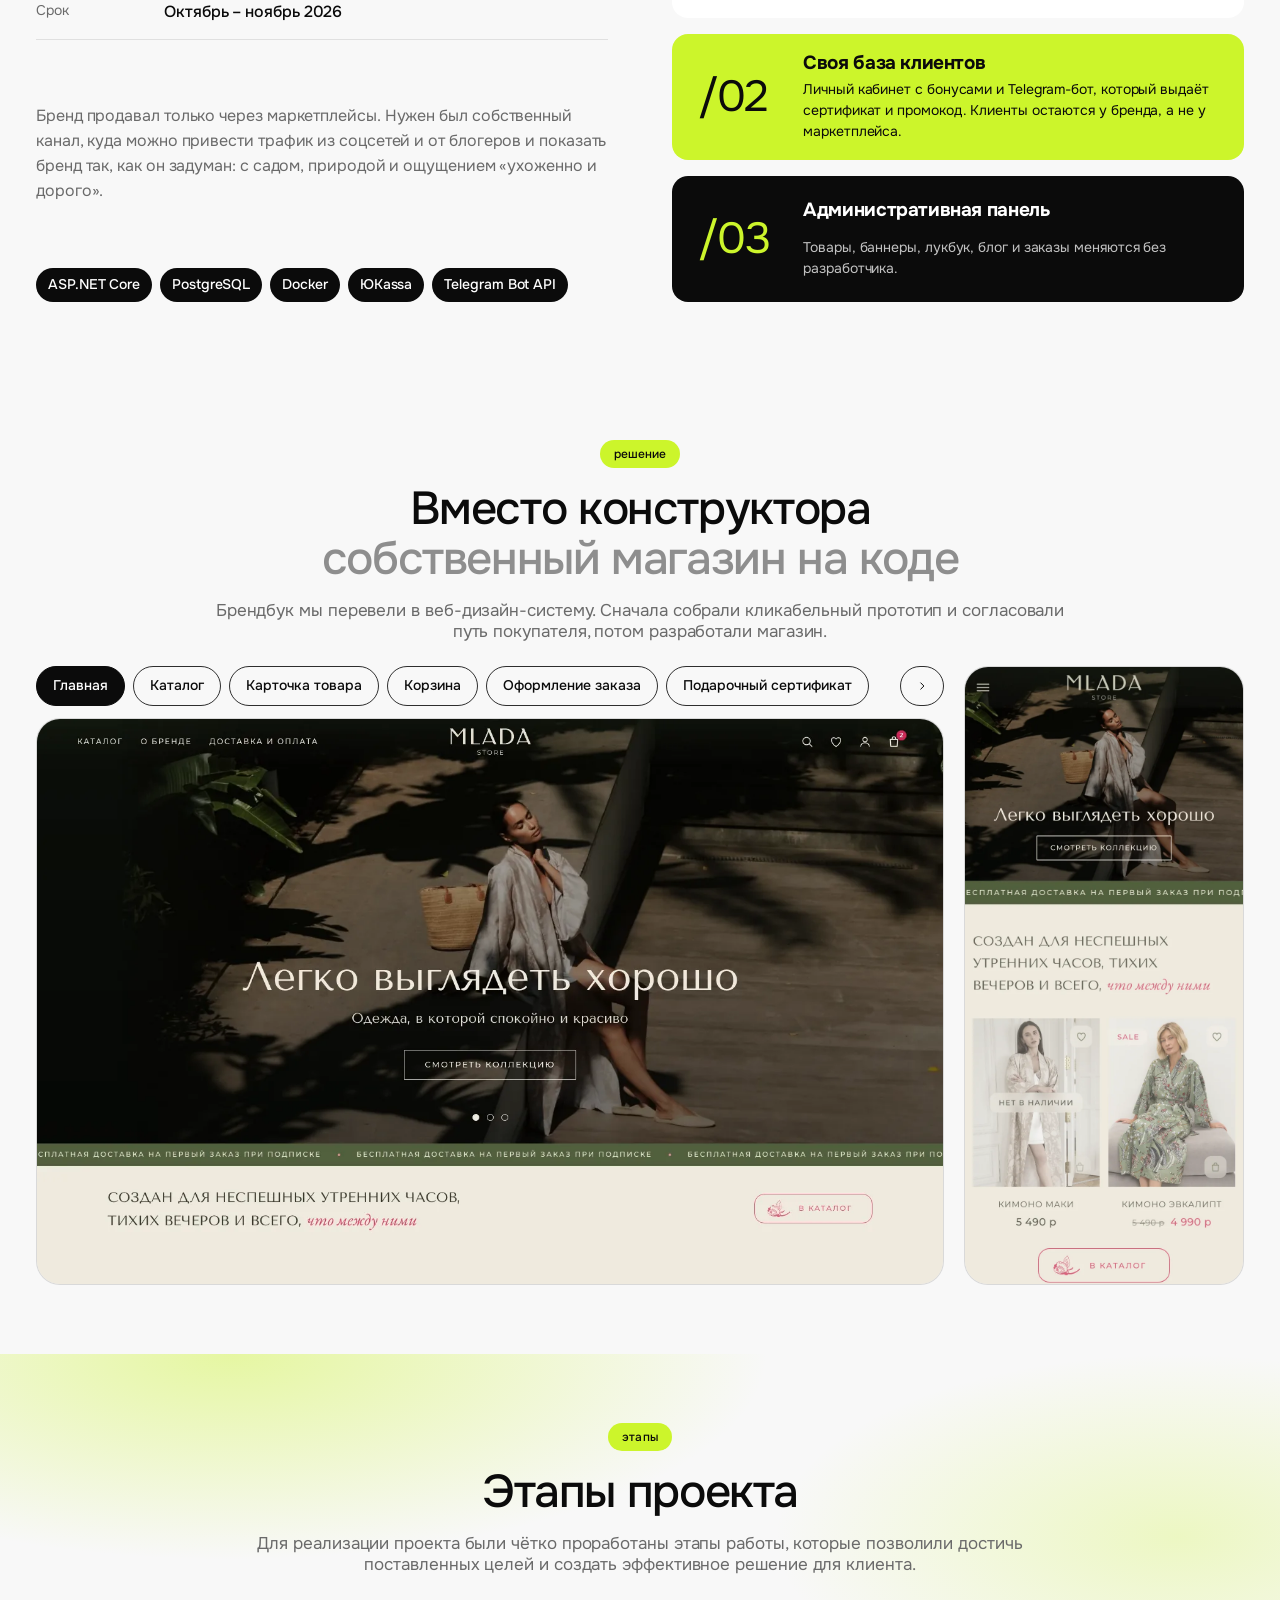
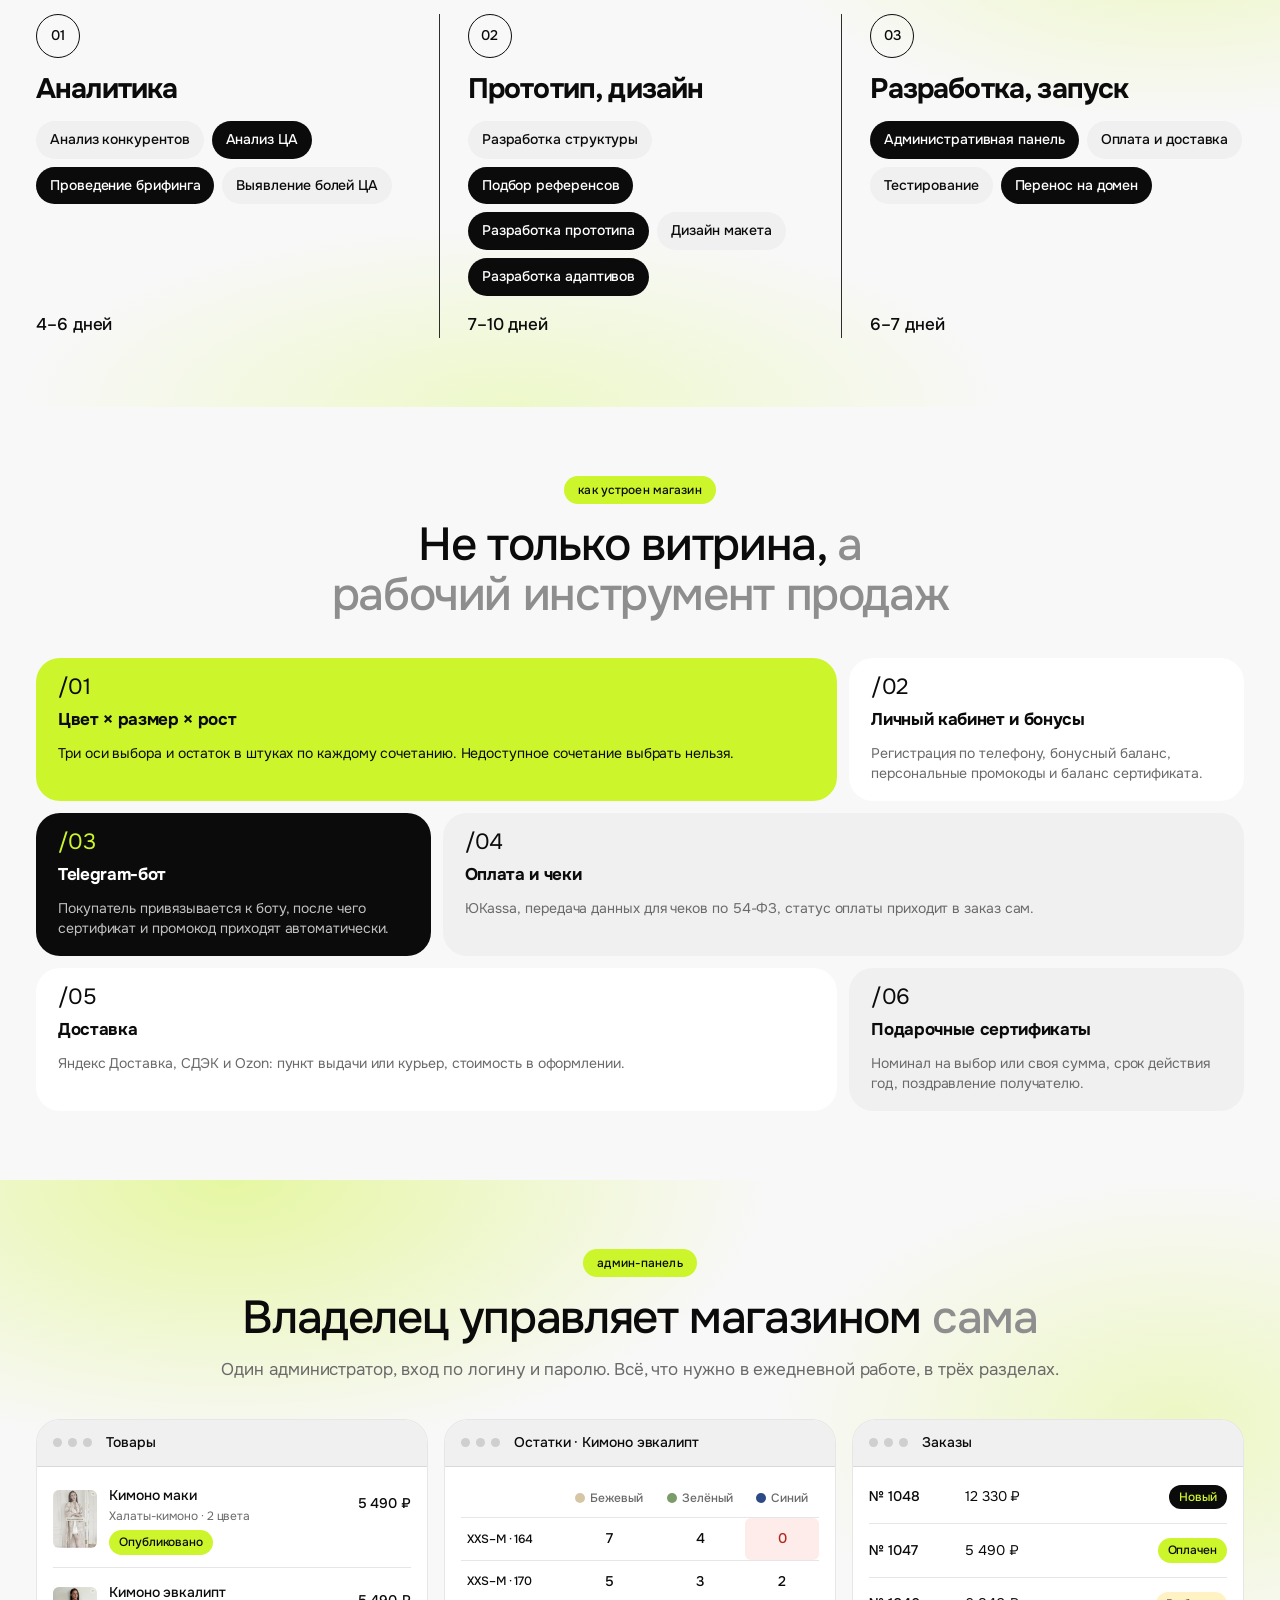
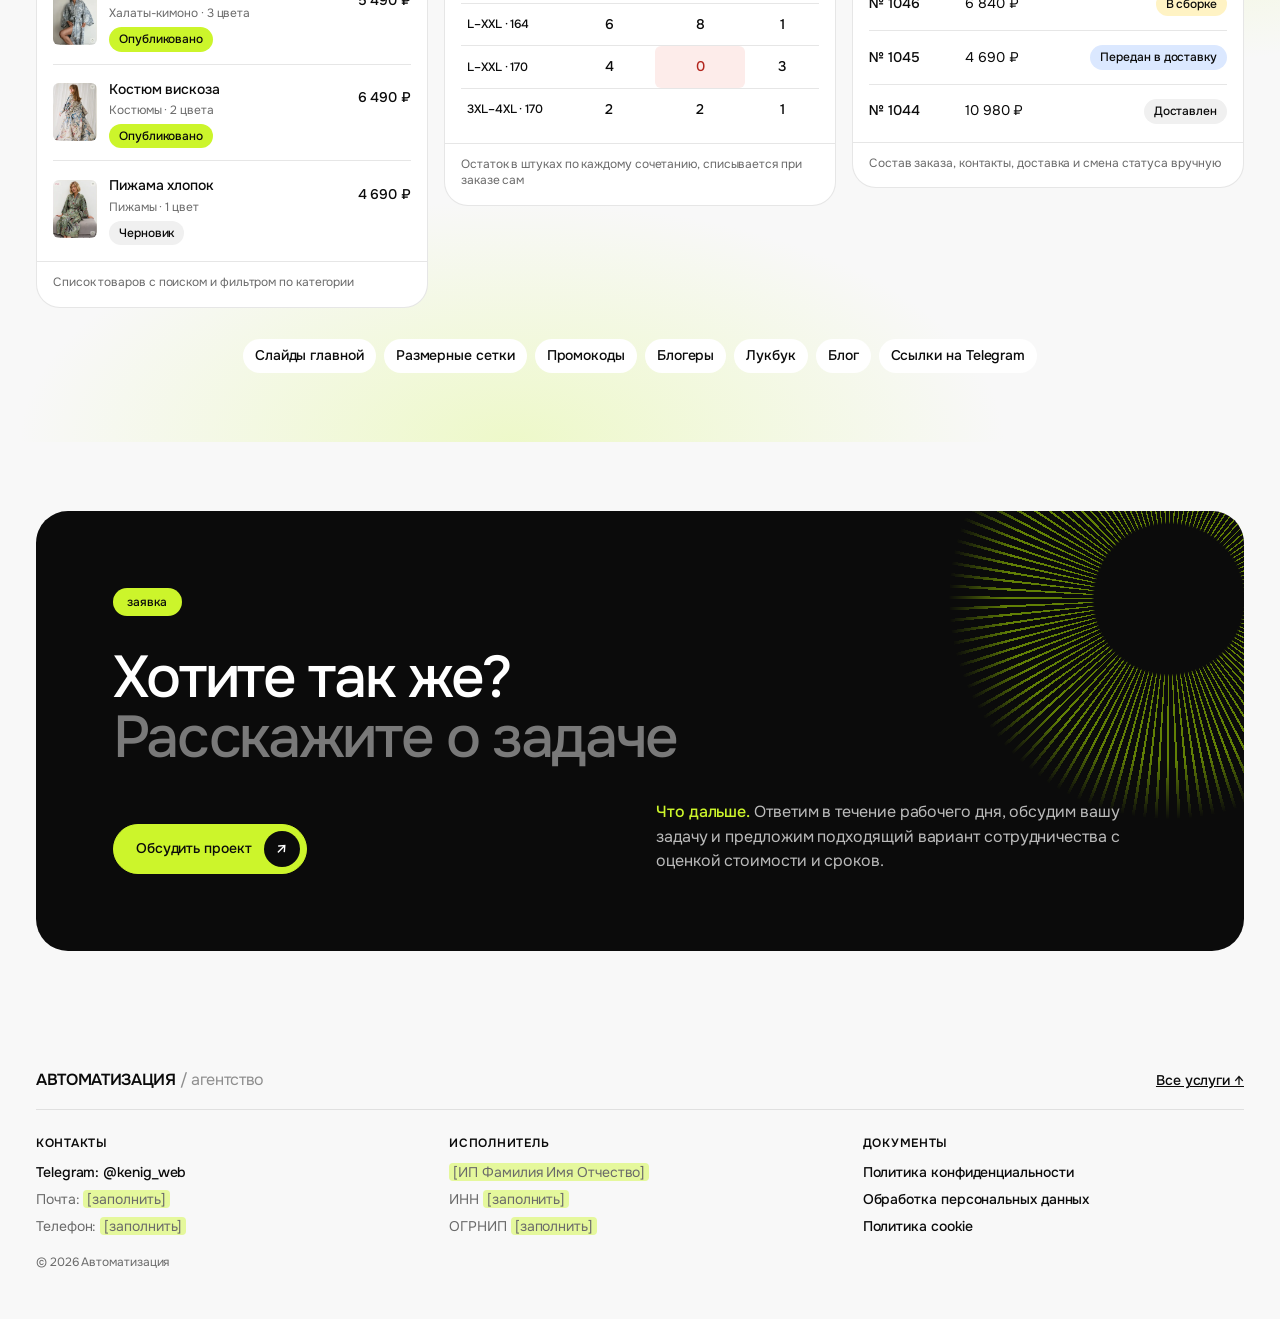
<file: cases/mlada.html>
<!doctype html>
<html lang="ru">
<head>
  <meta charset="utf-8">
  <meta name="viewport" content="width=device-width, initial-scale=1, viewport-fit=cover">
  <meta name="description" content="Кейс: интернет-магазин домашней одежды MLADA STORE с админкой, личным кабинетом и Telegram-ботом.">
  <meta name="theme-color" content="#f8f8f8">
  <title>MLADA STORE: интернет-магазин одежды | Кейс</title>
  <script>document.documentElement.classList.add('js');</script>
  <link rel="preconnect" href="https://fonts.googleapis.com">
  <link rel="preconnect" href="https://fonts.gstatic.com" crossorigin>
  <link rel="stylesheet" href="https://fonts.googleapis.com/css2?family=Onest:wght@300;400;500;600&family=Unbounded:wght@500;700&display=swap&subset=cyrillic">
  <link rel="stylesheet" href="../design-system/tokens.css?v=20261127h">
  <link rel="stylesheet" href="../design-system/components.css?v=20261127h">
  <link rel="stylesheet" href="../home.css?v=20261127h">
  <link rel="stylesheet" href="../case.css?v=20261127h">
  <script src="../home.js?v=20261127h" defer></script>
</head>
<body class="page-case">
  <header class="site-header">
    <div class="container">
      <div class="nav">
        <a class="brand" href="../index.html">АВТОМАТИЗАЦИЯ<span> / агентство</span></a>
        <nav class="nav__links" aria-label="Основная навигация"><a href="../index.html#services">Что делаем</a><a href="../index.html#cases">Кейсы</a><a href="../index.html#method">Как работаем</a><a href="../index.html#team">Команда</a><a href="../index.html#faq">Вопросы</a></nav>
        <a class="btn btn--sm header-cta" href="#apply">Обсудить проект <span class="btn__arrow" aria-hidden="true">↗</span></a>
        <details class="mobile-menu"><summary class="btn btn--sm btn--plain" aria-label="Открыть меню">Меню</summary><nav aria-label="Мобильная навигация"><a href="../index.html#services">Что делаем</a><a href="../index.html#cases">Кейсы</a><a href="../index.html#method">Как работаем</a><a href="../index.html#team">Команда</a><a href="../index.html#faq">Вопросы</a><a href="https://t.me/kenig_web" target="_blank" rel="noopener noreferrer">Обсудить проект ↗</a></nav></details>
      </div>
    </div>
  </header>
  <main>
    <section class="section section--wash cs-hero" aria-labelledby="h1">
      <div class="container">
        <a class="svc-hero__back small" href="../index.html#cases">← Все кейсы</a>
        <div class="cs-hero__top">
          <ul class="cs-chips" aria-label="Теги"><li class="chip chip--outline">E-commerce</li><li class="chip chip--outline">UI/UX</li><li class="chip chip--outline">Разработка</li></ul>
        </div>
        <h1 class="display" id="h1">MLADA STORE <span class="muted-part">интернет-магазин домашней одежды</span></h1>
        <p class="lead cs-hero__lead">Собственный магазин с каталогом по цвету, размеру и росту, личным кабинетом, Telegram-ботом и админкой, в которой бренд сам управляет витриной.</p>
        <figure class="cs-lap cs-lap--hero"><div class="cs-lap__screen"><img src="../images/cases/mlada/d-home.webp" alt="Главная страница магазина MLADA STORE" loading="lazy"></div><div class="cs-lap__base" aria-hidden="true"></div></figure>
      </div>
    </section>

    <section class="section" aria-labelledby="about-title">
      <div class="container">
        <div class="section-head">
          <span class="eyebrow">о проекте</span>
          <h2 class="h2" id="about-title">Магазин, который передаёт <span class="muted-part">ДНК бренда</span></h2>
          <p class="lead">Свой канал продаж, который не зависит от маркетплейсов и передаёт нежность, природу и спокойную уверенность бренда.</p>
        </div>
        <div class="cs-about">
          <div class="cs-about__main">
            <dl class="cs-meta">
              <div><dt>Клиент</dt><dd>MLADA STORE</dd></div>
              <div><dt>Сфера</dt><dd>Домашняя одежда: халаты-кимоно, костюмы, пижамы</dd></div>
              <div><dt>Срок</dt><dd>Октябрь – ноябрь 2026</dd></div>
            </dl>
            <p class="cs-about__text">Бренд продавал только через маркетплейсы. Нужен был собственный канал, куда можно привести трафик из соцсетей и от блогеров и показать бренд так, как он задуман: с садом, природой и ощущением «ухоженно и дорого».</p>
            <ul class="cs-tags cs-tags--stack" aria-label="Технологии"><li>ASP.NET Core</li><li>PostgreSQL</li><li>Docker</li><li>ЮKassa</li><li>Telegram Bot API</li></ul>
          </div>
          <div class="cs-about__goal">
            <div class="cs-grid cs-grid--tasks"><article class="cs-card" data-reveal><span class="cs-card__n" aria-hidden="true">01</span><h3>Остатки без ручной сверки</h3><p>Учёт в штуках по сочетанию цвет × размер × рост и автосписание при заказе, чтобы не продать то, чего нет.</p></article><article class="cs-card cs-card--lime" data-reveal><span class="cs-card__n" aria-hidden="true">02</span><h3>Своя база клиентов</h3><p>Личный кабинет с бонусами и Telegram-бот, который выдаёт сертификат и промокод. Клиенты остаются у бренда, а не у маркетплейса.</p></article><article class="cs-card cs-card--ink" data-reveal><span class="cs-card__n" aria-hidden="true">03</span><h3>Административная панель</h3><p>Товары, баннеры, лукбук, блог и заказы меняются без разработчика.</p></article></div>
          </div>
        </div>
      </div>
    </section>

    <section class="section" aria-labelledby="sol-title">
      <div class="container">
        <div class="section-head">
          <span class="eyebrow">решение</span>
          <h2 class="h2" id="sol-title">Вместо конструктора <span class="muted-part">собственный магазин на коде</span></h2>
          <p class="lead">Брендбук мы перевели в веб-дизайн-систему. Сначала собрали кликабельный прототип и согласовали путь покупателя, потом разработали магазин.</p>
        </div>
        <div class="cs-duo" data-shots>
          <div class="cs-duo__main">
            <div class="cs-tabs-wrap"><div class="cs-tabs" role="tablist" aria-label="Экран магазина"><button class="cs-tab is-active" type="button" role="tab" aria-selected="true" data-key="home">Главная</button><button class="cs-tab" type="button" role="tab" aria-selected="false" data-key="catalog">Каталог</button><button class="cs-tab" type="button" role="tab" aria-selected="false" data-key="product">Карточка товара</button><button class="cs-tab" type="button" role="tab" aria-selected="false" data-key="cart">Корзина</button><button class="cs-tab" type="button" role="tab" aria-selected="false" data-key="checkout">Оформление заказа</button><button class="cs-tab" type="button" role="tab" aria-selected="false" data-key="gift">Подарочный сертификат</button><button class="cs-tab" type="button" role="tab" aria-selected="false" data-key="account">Личный кабинет</button></div><button class="cs-tabs__next" type="button" aria-label="Листать вкладки вправо" hidden><svg width="16" height="16" viewBox="0 0 16 16" fill="none" aria-hidden="true"><path d="M6 3l5 5-5 5" stroke="currentColor" stroke-width="1.6" stroke-linecap="round" stroke-linejoin="round"/></svg></button></div>
            <div class="cs-shot cs-shot--lap"><img class="cs-shot__img is-active" data-key="home" src="../images/cases/mlada/d-home.webp" alt="Главная страница магазина" loading="eager" draggable="false"><img class="cs-shot__img" data-key="catalog" src="../images/cases/mlada/d-catalog.webp" alt="Каталог с фильтрами по категориям" loading="lazy" draggable="false"><img class="cs-shot__img" data-key="product" src="../images/cases/mlada/d-product.webp" alt="Карточка товара: выбор цвета, размера и роста" loading="lazy" draggable="false"><img class="cs-shot__img" data-key="cart" src="../images/cases/mlada/d-cart.webp" alt="Корзина с выбранными товарами" loading="lazy" draggable="false"><img class="cs-shot__img" data-key="checkout" src="../images/cases/mlada/d-checkout.webp" alt="Оформление заказа с доставкой и бонусами" loading="lazy" draggable="false"><img class="cs-shot__img" data-key="gift" src="../images/cases/mlada/d-gift.webp" alt="Подарочный сертификат" loading="lazy" draggable="false"><img class="cs-shot__img" data-key="account" src="../images/cases/mlada/d-account.webp" alt="Личный кабинет: бонусы и сертификат" loading="lazy" draggable="false"></div>
          </div>
          <div class="cs-duo__side">
            <div class="cs-shot cs-shot--phone"><img class="cs-shot__img is-active" data-key="home" src="../images/cases/mlada/m-home.webp" alt="Главная страница магазина на телефоне" loading="eager" draggable="false"><img class="cs-shot__img" data-key="catalog" src="../images/cases/mlada/m-catalog.webp" alt="Каталог с фильтрами по категориям на телефоне" loading="lazy" draggable="false"><img class="cs-shot__img" data-key="product" src="../images/cases/mlada/m-product.webp" alt="Карточка товара: выбор цвета, размера и роста на телефоне" loading="lazy" draggable="false"><img class="cs-shot__img" data-key="cart" src="../images/cases/mlada/m-cart.webp" alt="Корзина с выбранными товарами" loading="lazy" draggable="false"><img class="cs-shot__img" data-key="checkout" src="../images/cases/mlada/m-checkout.webp" alt="Оформление заказа с доставкой и бонусами на телефоне" loading="lazy" draggable="false"><img class="cs-shot__img" data-key="gift" src="../images/cases/mlada/m-gift.webp" alt="Подарочный сертификат на телефоне" loading="lazy" draggable="false"><img class="cs-shot__img" data-key="account" src="../images/cases/mlada/m-account.webp" alt="Личный кабинет: бонусы и сертификат" loading="lazy" draggable="false"></div>
          </div>
        </div>
      </div>
    </section>

    <section class="section section--wash" aria-labelledby="stages-title">
      <div class="container">
        <div class="section-head">
          <span class="eyebrow">этапы</span>
          <h2 class="h2" id="stages-title">Этапы проекта</h2>
          <p class="lead">Для реализации проекта были чётко проработаны этапы работы, которые позволили достичь поставленных целей и создать эффективное решение для клиента.</p>
        </div>
        <ol class="cs-stages"><li class="cs-stage" data-reveal><span class="cs-stage__n" aria-hidden="true">01</span><h3>Аналитика</h3><ul class="cs-tags"><li>Анализ конкурентов</li><li class="is-dark">Анализ ЦА</li><li class="is-dark">Проведение брифинга</li><li>Выявление болей ЦА</li></ul><p class="cs-stage__days">4–6 дней</p></li><li class="cs-stage" data-reveal><span class="cs-stage__n" aria-hidden="true">02</span><h3>Прототип, дизайн</h3><ul class="cs-tags"><li>Разработка структуры</li><li class="is-dark">Подбор референсов</li><li class="is-dark">Разработка прототипа</li><li>Дизайн макета</li><li class="is-dark">Разработка адаптивов</li></ul><p class="cs-stage__days">7–10 дней</p></li><li class="cs-stage" data-reveal><span class="cs-stage__n" aria-hidden="true">03</span><h3>Разработка, запуск</h3><ul class="cs-tags"><li class="is-dark">Административная панель</li><li>Оплата и доставка</li><li>Тестирование</li><li class="is-dark">Перенос на домен</li></ul><p class="cs-stage__days">6–7 дней</p></li></ol>
      </div>
    </section>


    <section class="section" aria-labelledby="shop-title">
      <div class="container">
        <div class="section-head">
          <span class="eyebrow">как устроен магазин</span>
          <h2 class="h2" id="shop-title">Не только витрина, <span class="muted-part">а рабочий инструмент продаж</span></h2>
        </div>
        <div class="cs-grid cs-grid--shop"><article class="cs-card" data-reveal><span class="cs-card__n" aria-hidden="true">01</span><h3>Цвет × размер × рост</h3><p>Три оси выбора и остаток в штуках по каждому сочетанию. Недоступное сочетание выбрать нельзя.</p></article><article class="cs-card" data-reveal><span class="cs-card__n" aria-hidden="true">02</span><h3>Личный кабинет и бонусы</h3><p>Регистрация по телефону, бонусный баланс, персональные промокоды и баланс сертификата.</p></article><article class="cs-card" data-reveal><span class="cs-card__n" aria-hidden="true">03</span><h3>Telegram-бот</h3><p>Покупатель привязывается к боту, после чего сертификат и промокод приходят автоматически.</p></article><article class="cs-card" data-reveal><span class="cs-card__n" aria-hidden="true">04</span><h3>Оплата и чеки</h3><p>ЮKassa, передача данных для чеков по 54-ФЗ, статус оплаты приходит в заказ сам.</p></article><article class="cs-card" data-reveal><span class="cs-card__n" aria-hidden="true">05</span><h3>Доставка</h3><p>Яндекс Доставка, СДЭК и Ozon: пункт выдачи или курьер, стоимость в оформлении.</p></article><article class="cs-card" data-reveal><span class="cs-card__n" aria-hidden="true">06</span><h3>Подарочные сертификаты</h3><p>Номинал на выбор или своя сумма, срок действия год, поздравление получателю.</p></article></div>
      </div>
    </section>

    <section class="section section--wash" aria-labelledby="admin-title">
      <div class="container">
        <div class="section-head">
          <span class="eyebrow">админ-панель</span>
          <h2 class="h2" id="admin-title">Владелец управляет магазином <span class="muted-part">сама</span></h2>
          <p class="lead">Один администратор, вход по логину и паролю. Всё, что нужно в ежедневной работе, в трёх разделах.</p>
        </div>
        <div class="cs-admin">
          <article class="cs-win" data-reveal>
            <header class="cs-win__bar"><i></i><i></i><i></i><span>Товары</span></header>
            <ul class="cs-list">
              <li><span class="cs-th cs-th--1"></span><div><b>Кимоно маки</b><small>Халаты-кимоно · 2 цвета</small></div><span class="cs-pill">5 490 ₽</span><span class="cs-st cs-st--ok">Опубликовано</span></li>
              <li><span class="cs-th cs-th--2"></span><div><b>Кимоно эвкалипт</b><small>Халаты-кимоно · 3 цвета</small></div><span class="cs-pill">5 490 ₽</span><span class="cs-st cs-st--ok">Опубликовано</span></li>
              <li><span class="cs-th cs-th--3"></span><div><b>Костюм вискоза</b><small>Костюмы · 2 цвета</small></div><span class="cs-pill">6 490 ₽</span><span class="cs-st cs-st--ok">Опубликовано</span></li>
              <li><span class="cs-th cs-th--4"></span><div><b>Пижама хлопок</b><small>Пижамы · 1 цвет</small></div><span class="cs-pill">4 690 ₽</span><span class="cs-st">Черновик</span></li>
            </ul>
            <p class="cs-win__cap">Список товаров с поиском и фильтром по категории</p>
          </article>
          <article class="cs-win" data-reveal>
            <header class="cs-win__bar"><i></i><i></i><i></i><span>Остатки · Кимоно эвкалипт</span></header>
            <table class="cs-stock">
              <thead><tr><th></th><th><span class="cs-sw" style="--c:#d7c6a6"></span>Бежевый</th><th><span class="cs-sw" style="--c:#7a9b6a"></span>Зелёный</th><th><span class="cs-sw" style="--c:#2c4a86"></span>Синий</th></tr></thead>
              <tbody>
                <tr><th>XXS–M · 164</th><td>7</td><td>4</td><td class="is-zero">0</td></tr>
                <tr><th>XXS–M · 170</th><td>5</td><td>3</td><td>2</td></tr>
                <tr><th>L–XXL · 164</th><td>6</td><td>8</td><td>1</td></tr>
                <tr><th>L–XXL · 170</th><td>4</td><td class="is-zero">0</td><td>3</td></tr>
                <tr><th>3XL–4XL · 170</th><td>2</td><td>2</td><td>1</td></tr>
              </tbody>
            </table>
            <p class="cs-win__cap">Остаток в штуках по каждому сочетанию, списывается при заказе сам</p>
          </article>
          <article class="cs-win" data-reveal>
            <header class="cs-win__bar"><i></i><i></i><i></i><span>Заказы</span></header>
            <ul class="cs-orders">
              <li><b>№ 1048</b><span>12 330 ₽</span><span class="cs-st cs-st--new">Новый</span></li>
              <li><b>№ 1047</b><span>5 490 ₽</span><span class="cs-st cs-st--ok">Оплачен</span></li>
              <li><b>№ 1046</b><span>6 840 ₽</span><span class="cs-st cs-st--work">В сборке</span></li>
              <li><b>№ 1045</b><span>4 690 ₽</span><span class="cs-st cs-st--ship">Передан в доставку</span></li>
              <li><b>№ 1044</b><span>10 980 ₽</span><span class="cs-st">Доставлен</span></li>
            </ul>
            <p class="cs-win__cap">Состав заказа, контакты, доставка и смена статуса вручную</p>
          </article>
        </div>
        <ul class="cs-tags cs-tags--center" aria-label="Что ещё редактируется"><li>Слайды главной</li><li>Размерные сетки</li><li>Промокоды</li><li>Блогеры</li><li>Лукбук</li><li>Блог</li><li>Ссылки на Telegram</li></ul>
      </div>
    </section>

    <section class="section" id="apply" aria-labelledby="final-title">
      <div class="container">
        <div class="final" data-reveal>
          <div class="rays" aria-hidden="true"></div>
          <span class="eyebrow">заявка</span>
          <h2 class="display final__title" id="final-title">Хотите так же? <span class="muted-part">Расскажите о задаче</span></h2>
          <div class="final__row">
            <div class="final__cta"><a class="btn btn--lime" href="https://t.me/kenig_web" target="_blank" rel="noopener noreferrer">Обсудить проект <span class="btn__arrow" aria-hidden="true">↗</span></a></div>
            <p><strong style="color:var(--accent);font-weight:500">Что дальше.</strong> Ответим в течение рабочего дня, обсудим вашу задачу и предложим подходящий вариант сотрудничества с оценкой стоимости и сроков.</p>
          </div>
        </div>
      </div>
    </section>
  </main>
  <footer class="container footer">
    <a class="brand" href="../index.html">АВТОМАТИЗАЦИЯ<span> / агентство</span></a>
    <div class="footer__links"><a href="../index.html#services">Все услуги ↑</a></div>
    <div class="footer__legal">
      <div class="footer__col">
        <h3 class="footer__h">Контакты</h3>
        <a href="https://t.me/kenig_web" target="_blank" rel="noopener noreferrer">Telegram: @kenig_web</a>
        <span>Почта: <em class="footer__todo">[заполнить]</em></span>
        <span>Телефон: <em class="footer__todo">[заполнить]</em></span>
      </div>
      <div class="footer__col">
        <h3 class="footer__h">Исполнитель</h3>
        <span><em class="footer__todo">[ИП Фамилия Имя Отчество]</em></span>
        <span>ИНН <em class="footer__todo">[заполнить]</em></span>
        <span>ОГРНИП <em class="footer__todo">[заполнить]</em></span>
      </div>
      <div class="footer__col">
        <h3 class="footer__h">Документы</h3>
        <a href="../privacy.html">Политика конфиденциальности</a>
        <a href="../personal-data.html">Обработка персональных данных</a>
        <a href="../cookies.html">Политика cookie</a>
      </div>
    </div>
    <p class="footer__copy">© 2026 Автоматизация</p>
  </footer>
</body>
</html>
</file>
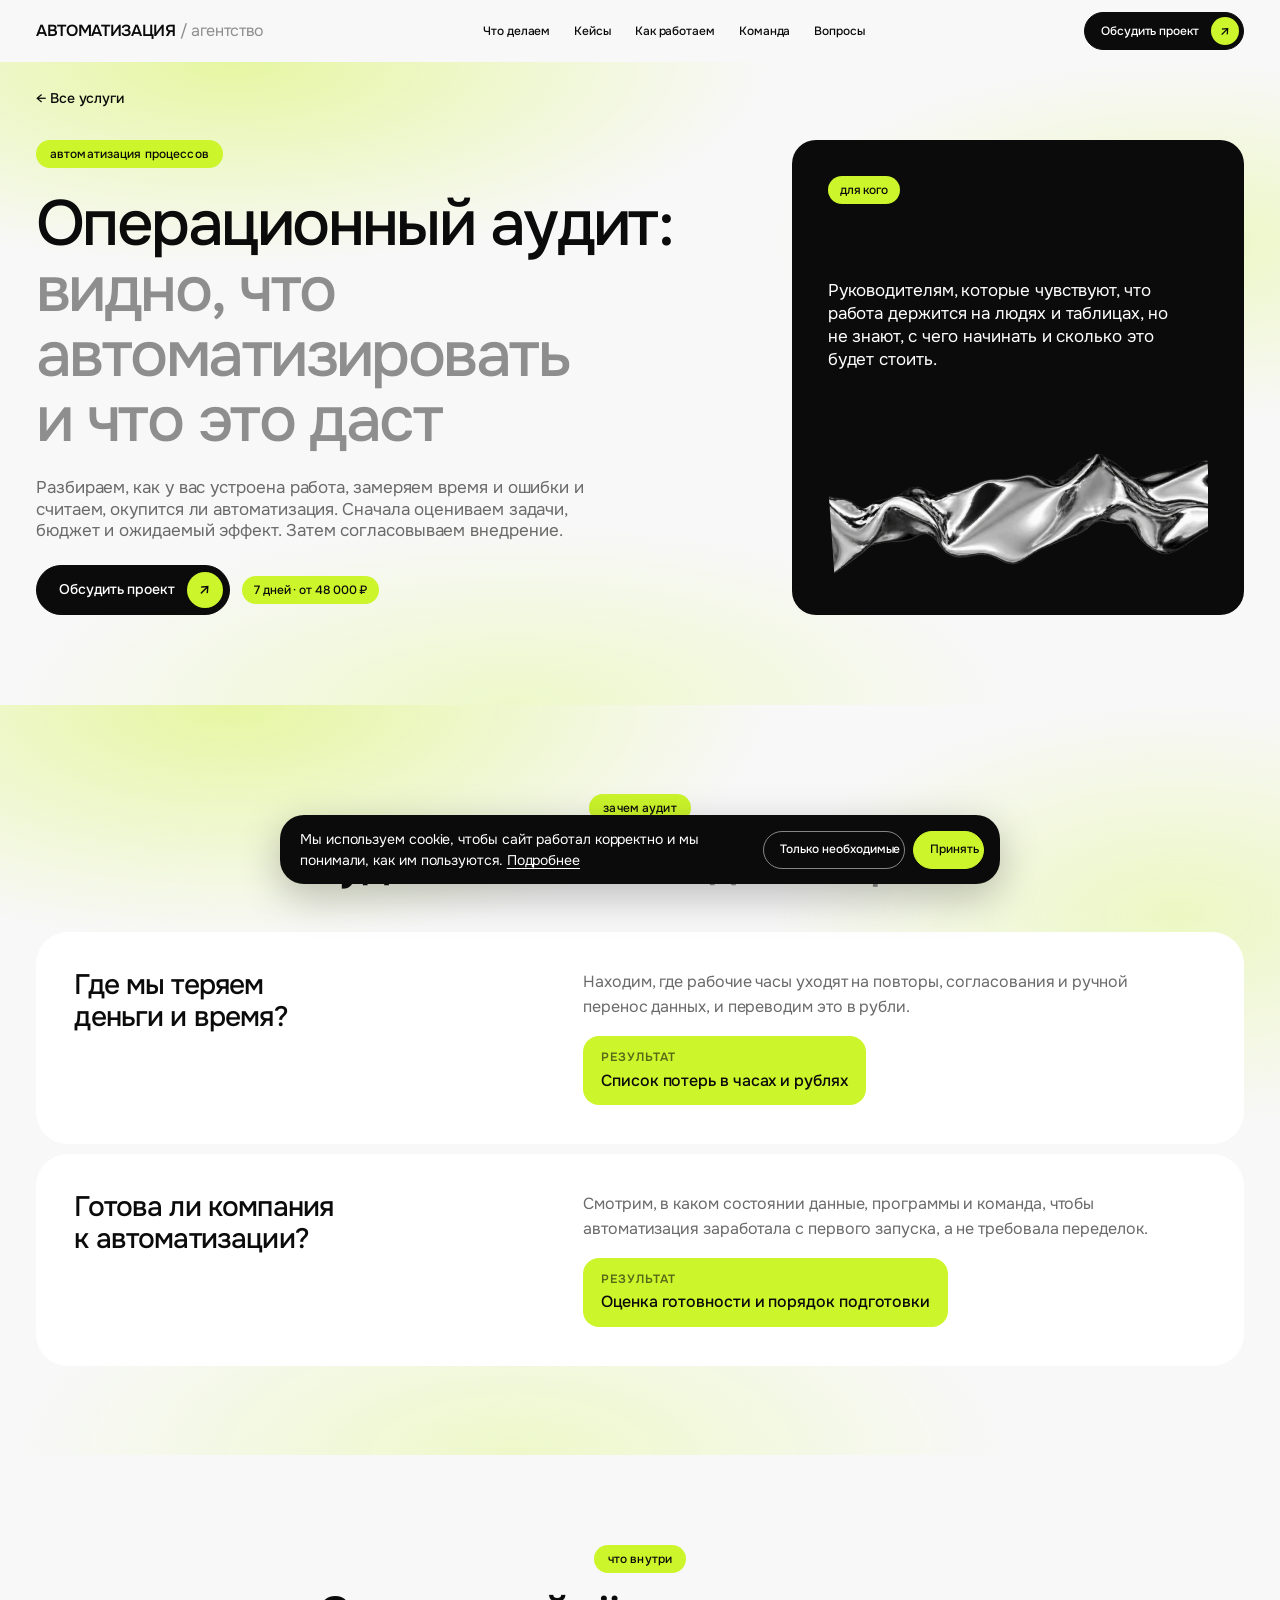
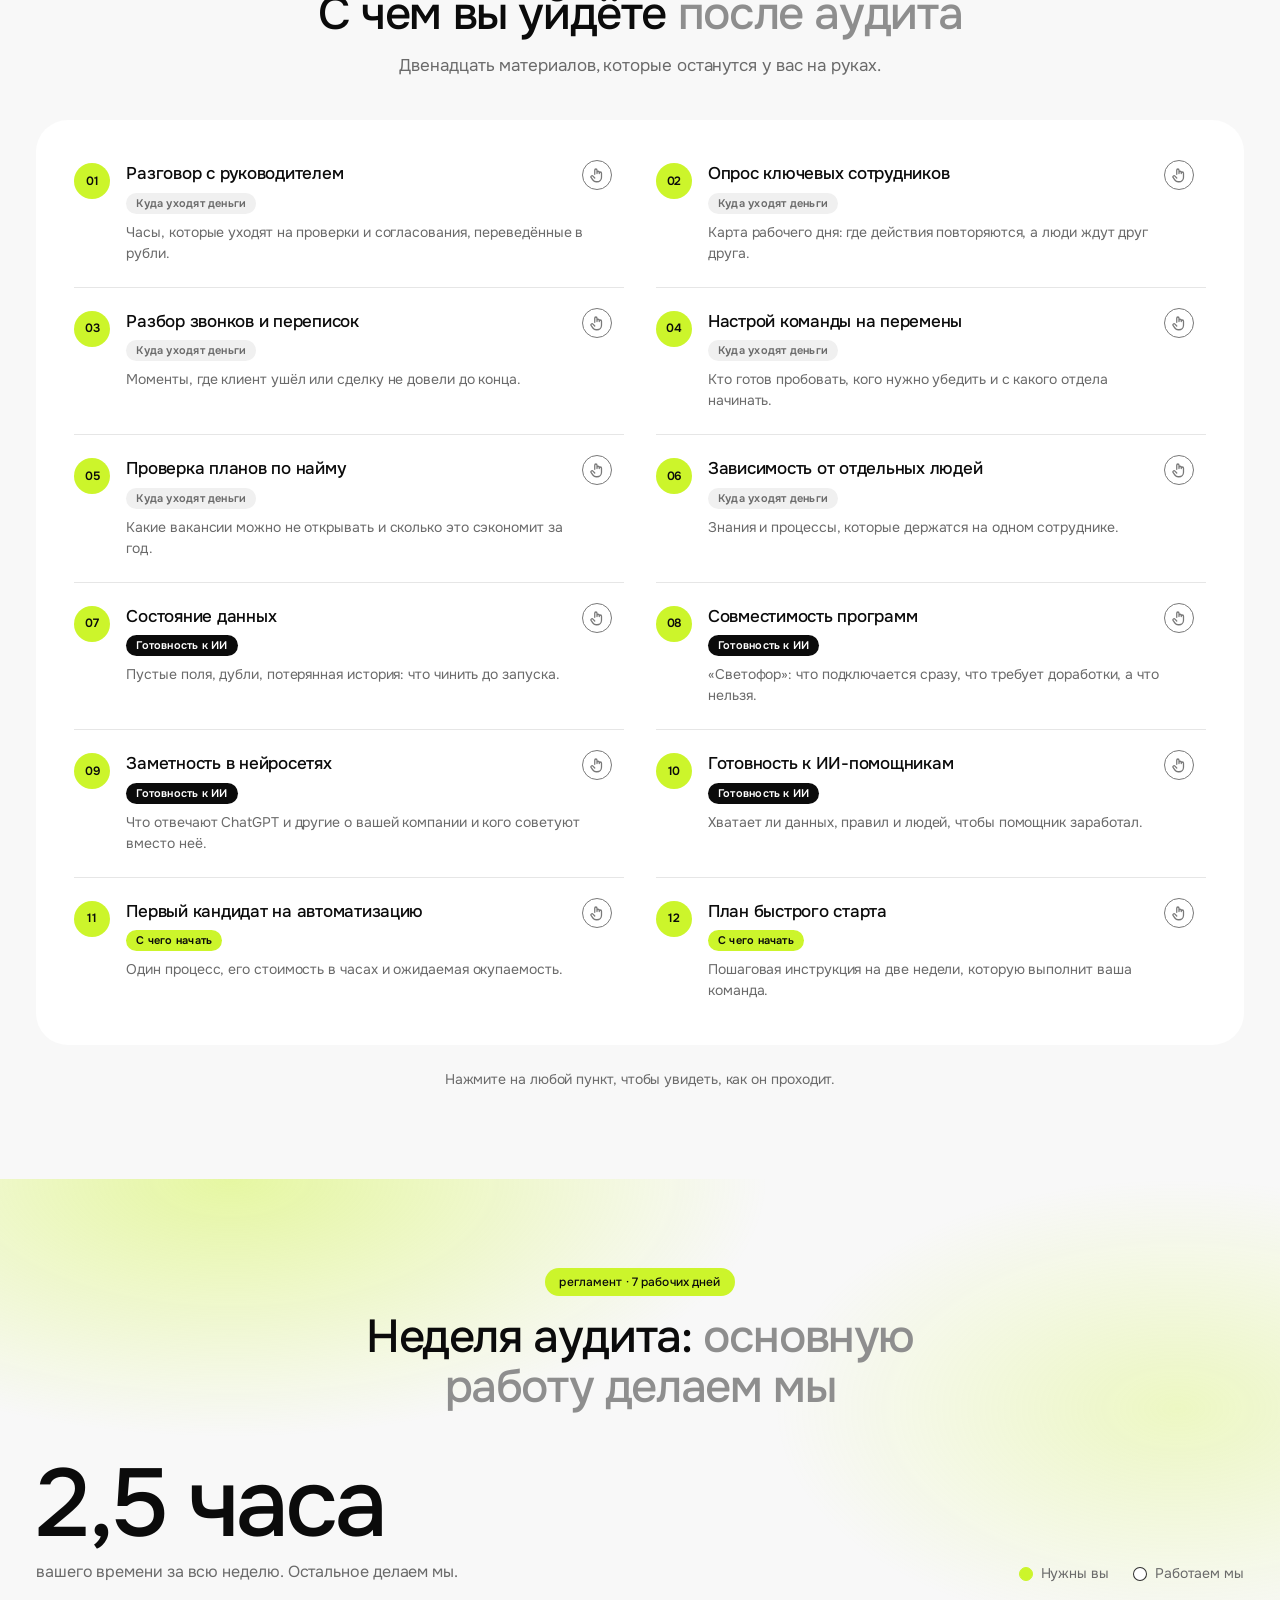
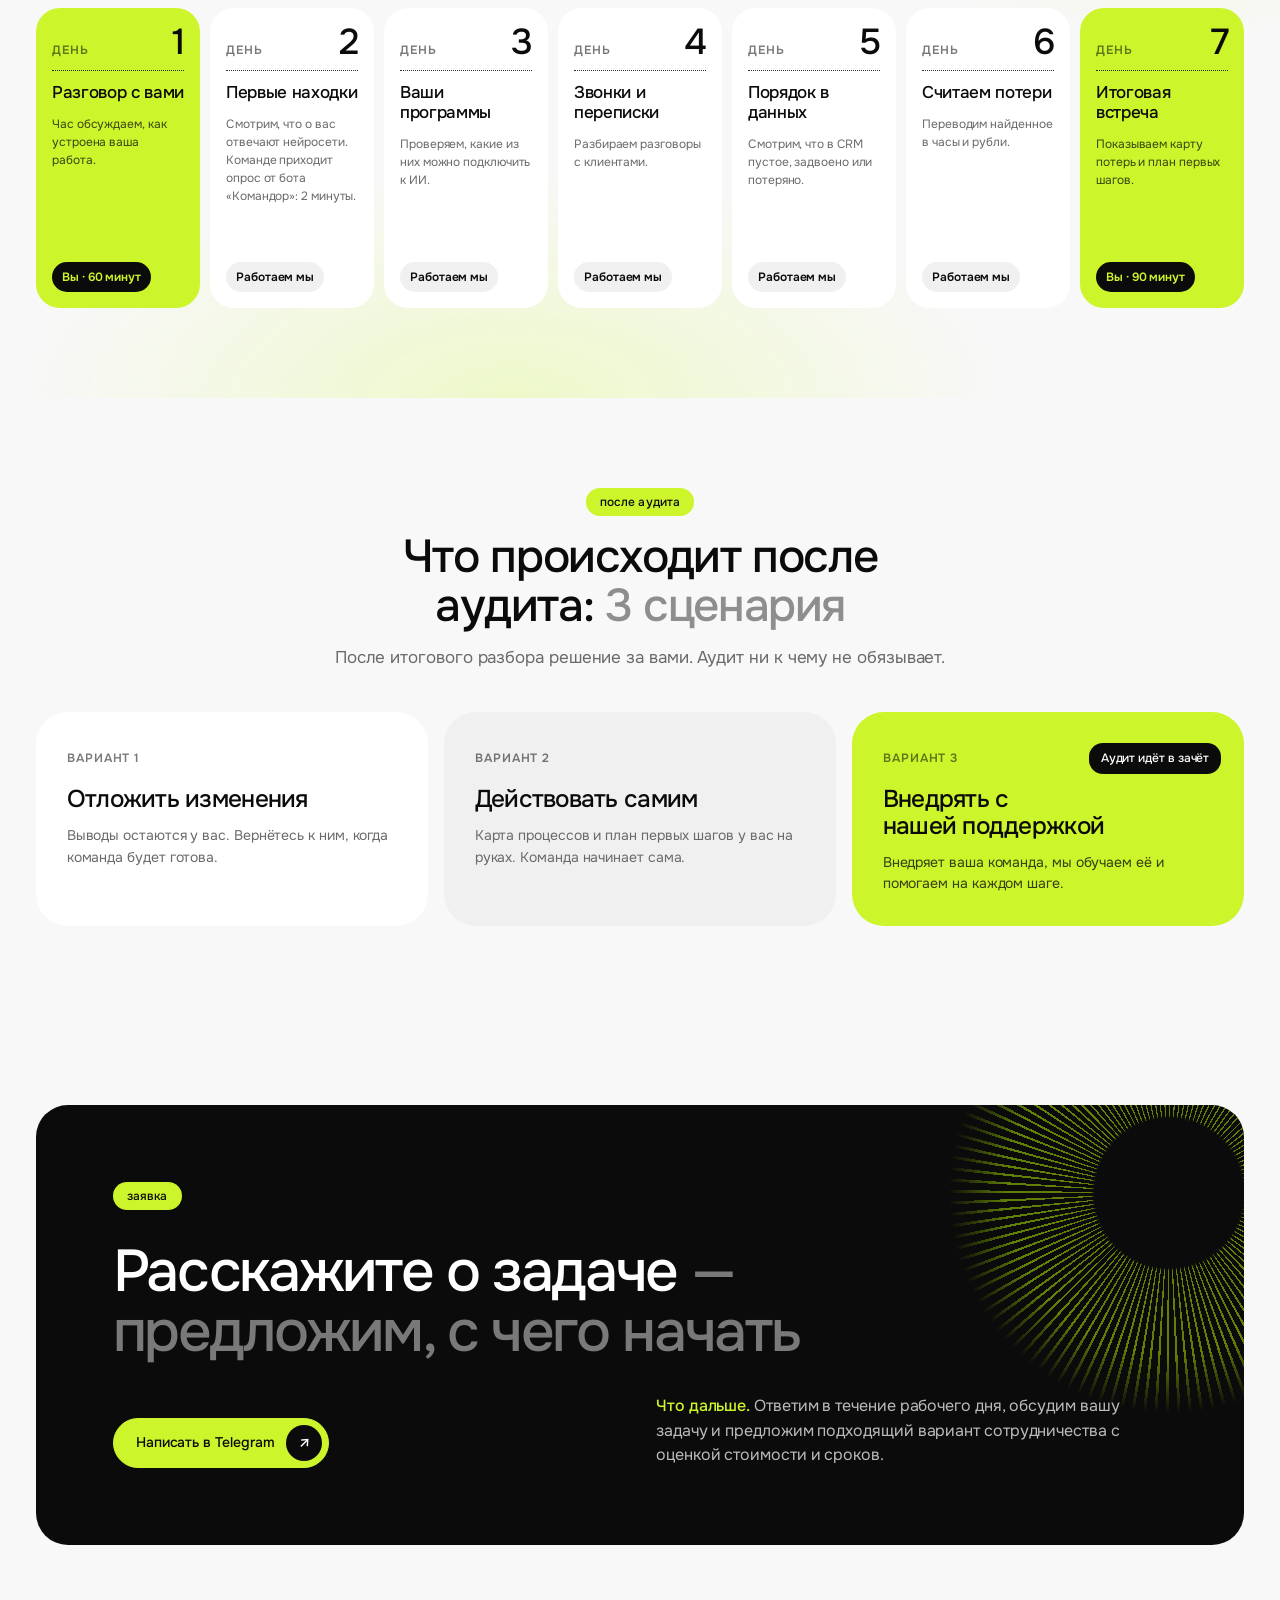
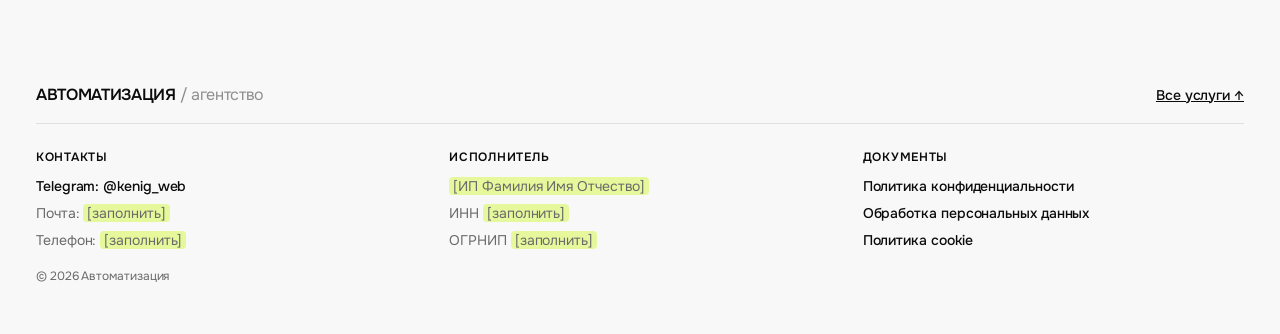
<file: services/audit.html>
<!doctype html>
<html lang="ru">
<head>
  <meta charset="utf-8">
  <meta name="viewport" content="width=device-width, initial-scale=1, viewport-fit=cover">
  <meta name="description" content="Разбираем, как у вас устроена работа, замеряем время и ошибки и считаем, окупится ли автоматизация. Сначала оцениваем задачи, бюджет и ожидаемый эффект. Затем согласовываем внедрение.">
  <meta name="theme-color" content="#f8f8f8">
  <title>Операционный аудит | Автоматизация бизнеса</title>
  <script>document.documentElement.classList.add('js');</script>
  <link rel="preconnect" href="https://fonts.googleapis.com">
  <link rel="preconnect" href="https://fonts.gstatic.com" crossorigin>
  <link rel="stylesheet" href="https://fonts.googleapis.com/css2?family=Onest:wght@300;400;500;600&family=Unbounded:wght@500;700&display=swap&subset=cyrillic">
  <link rel="stylesheet" href="../design-system/tokens.css?v=20261127h">
  <link rel="stylesheet" href="../design-system/components.css?v=20261127h">
  <link rel="stylesheet" href="../home.css?v=20261127h">
  <script src="../home.js?v=20261127h" defer></script>
</head>
<body class="page-audit">
  <header class="site-header">
    <div class="container">
      <div class="nav">
        <a class="brand" href="../index.html">АВТОМАТИЗАЦИЯ<span> / агентство</span></a>
        <nav class="nav__links" aria-label="Основная навигация"><a href="../index.html#services">Что делаем</a><a href="../index.html#cases">Кейсы</a><a href="../index.html#method">Как работаем</a><a href="../index.html#team">Команда</a><a href="../index.html#faq">Вопросы</a></nav>
        <a class="btn btn--sm header-cta" href="#apply">Обсудить проект <span class="btn__arrow" aria-hidden="true">↗</span></a>
        <details class="mobile-menu"><summary class="btn btn--sm btn--plain" aria-label="Открыть меню">Меню</summary><nav aria-label="Мобильная навигация"><a href="../index.html#services">Что делаем</a><a href="../index.html#cases">Кейсы</a><a href="../index.html#method">Как работаем</a><a href="../index.html#team">Команда</a><a href="../index.html#faq">Вопросы</a><a href="https://t.me/kenig_web" target="_blank" rel="noopener noreferrer">Обсудить проект ↗</a></nav></details>
      </div>
    </div>
  </header>
  <main>
    <section class="section section--wash svc-hero" aria-labelledby="h1">
      <div class="container">
        <a class="svc-hero__back small" href="../index.html#services">← Все услуги</a>
        <div class="svc-hero__grid">
          <div class="svc-hero__main">
            <span class="eyebrow">автоматизация процессов</span>
            <h1 class="display svc-hero__title" id="h1">Операционный аудит: <span class="muted-part">видно, что автоматизировать и что это даст</span></h1>
            <p class="lead">Разбираем, как у вас устроена работа, замеряем время и ошибки и считаем, окупится ли автоматизация. Сначала оцениваем задачи, бюджет и ожидаемый эффект. Затем согласовываем внедрение.</p>
            <div class="hero__actions"><a class="btn" href="#apply">Обсудить проект <span class="btn__arrow" aria-hidden="true">↗</span></a><span class="chip chip--lime">7 дней · от 48 000 ₽</span></div>
          </div>
          <aside class="tile tile--ink svc-hero__who"><span class="chip chip--lime">для кого</span><p class="tile__text">Руководителям, которые чувствуют, что работа держится на людях и таблицах, но не знают, с чего начинать и сколько это будет стоить.</p><div class="chrome" style="--rot:-8deg" aria-hidden="true"></div></aside>
        </div>
      </div>
    </section>

    

    

    

    <section class="section section--wash"><div class="container"><div class="section-head"><span class="eyebrow">зачем аудит</span><h2 class="h2">Аудит отвечает <span class="muted-part">на два вопроса</span></h2></div><div class="q2"><div class="q2__col" data-reveal><h3 class="q2__q">Где мы теряем деньги и время?</h3><p class="q2__a">Находим, где рабочие часы уходят на повторы, согласования и ручной перенос данных, и переводим это в рубли.</p><div class="q2__res"><span>Результат</span>Список потерь в часах и рублях</div></div><div class="q2__col" data-reveal><h3 class="q2__q">Готова ли компания к автоматизации?</h3><p class="q2__a">Смотрим, в каком состоянии данные, программы и команда, чтобы автоматизация заработала с первого запуска, а не требовала переделок.</p><div class="q2__res"><span>Результат</span>Оценка готовности и порядок подготовки</div></div></div></div></section><section class="section"><div class="container"><div class="section-head"><span class="eyebrow">что внутри</span><h2 class="h2">С чем вы уйдёте <span class="muted-part">после аудита</span></h2><p class="lead">Двенадцать материалов, которые останутся у вас на руках.</p></div><ul class="rs__list" data-reveal><li class="rs__item" role="button" tabindex="0" aria-haspopup="dialog" data-group="Куда уходят деньги" data-n="01" data-how="Час разговора лично или по видеосвязи. Вы проходите по типичной неделе: какие отчёты проверяете, что согласуете, где приходится контролировать вручную. Мы вместе записываем, сколько времени уходит на каждое действие." data-time="60 минут" data-result="Таблица ваших часов в рублях и список задач, которые можно передать программам."><span class="rs__n" aria-hidden="true">01</span><div class="rs__body"><div class="rs__row"><h3 class="rs__title">Разговор с руководителем</h3><span class="rs__pill rs__pill--0">Куда уходят деньги</span></div><p class="rs__text">Часы, которые уходят на проверки и согласования, переведённые в рубли.</p></div><span class="rs__tap" aria-hidden="true"><svg viewBox="0 0 24 24" width="18" height="18" fill="none" stroke="currentColor" stroke-width="1.7" stroke-linecap="round" stroke-linejoin="round"><path d="M9 11V5.5a1.5 1.5 0 0 1 3 0V10m0-1.5a1.5 1.5 0 0 1 3 0V10m0-.5a1.5 1.5 0 0 1 3 0V15a6 6 0 0 1-6 6h-1.2a5 5 0 0 1-4-2L4 15.3a1.6 1.6 0 0 1 2.6-1.8L9 16"/></svg></span></li><li class="rs__item" role="button" tabindex="0" aria-haspopup="dialog" data-group="Куда уходят деньги" data-n="02" data-how="Выбираем до пяти человек, которые ведут основные процессы. Три дня подряд им приходит короткий опрос в мессенджере: что делали сегодня и на чём застряли. Ответ занимает около двух минут, из ответов складывается реальная картина дня." data-time="От вас ничего, сотрудникам по 2 минуты в день" data-result="Карта рабочего дня команды: где действия повторяются, где ждут коллег, где данные переносят руками."><span class="rs__n" aria-hidden="true">02</span><div class="rs__body"><div class="rs__row"><h3 class="rs__title">Опрос ключевых сотрудников</h3><span class="rs__pill rs__pill--0">Куда уходят деньги</span></div><p class="rs__text">Карта рабочего дня: где действия повторяются, а люди ждут друг друга.</p></div><span class="rs__tap" aria-hidden="true"><svg viewBox="0 0 24 24" width="18" height="18" fill="none" stroke="currentColor" stroke-width="1.7" stroke-linecap="round" stroke-linejoin="round"><path d="M9 11V5.5a1.5 1.5 0 0 1 3 0V10m0-1.5a1.5 1.5 0 0 1 3 0V10m0-.5a1.5 1.5 0 0 1 3 0V15a6 6 0 0 1-6 6h-1.2a5 5 0 0 1-4-2L4 15.3a1.6 1.6 0 0 1 2.6-1.8L9 16"/></svg></span></li><li class="rs__item" role="button" tabindex="0" aria-haspopup="dialog" data-group="Куда уходят деньги" data-n="03" data-how="Вы передаёте записи 15 звонков или фрагменты переписки с клиентами, при необходимости мы их обезличиваем. Мы прослушиваем и читаем всё сами и отмечаем места, где разговор оборвался, клиента не позвали на следующий шаг или скидка съела маржу." data-time="Около 15 минут на подбор записей" data-result="Список эпизодов с датой, цитатой и ссылкой на запись."><span class="rs__n" aria-hidden="true">03</span><div class="rs__body"><div class="rs__row"><h3 class="rs__title">Разбор звонков и переписок</h3><span class="rs__pill rs__pill--0">Куда уходят деньги</span></div><p class="rs__text">Моменты, где клиент ушёл или сделку не довели до конца.</p></div><span class="rs__tap" aria-hidden="true"><svg viewBox="0 0 24 24" width="18" height="18" fill="none" stroke="currentColor" stroke-width="1.7" stroke-linecap="round" stroke-linejoin="round"><path d="M9 11V5.5a1.5 1.5 0 0 1 3 0V10m0-1.5a1.5 1.5 0 0 1 3 0V10m0-.5a1.5 1.5 0 0 1 3 0V15a6 6 0 0 1-6 6h-1.2a5 5 0 0 1-4-2L4 15.3a1.6 1.6 0 0 1 2.6-1.8L9 16"/></svg></span></li><li class="rs__item" role="button" tabindex="0" aria-haspopup="dialog" data-group="Куда уходят деньги" data-n="04" data-how="По итогам разговора и опроса мы оцениваем отношение к автоматизации: кто ждёт перемен, кто опасается за свою работу, кому нужно объяснить пользу. Смотрим на отделы, а не оцениваем людей лично." data-time="Не требуется" data-result="Карта готовности по отделам и порядок, в котором лучше объявлять изменения."><span class="rs__n" aria-hidden="true">04</span><div class="rs__body"><div class="rs__row"><h3 class="rs__title">Настрой команды на перемены</h3><span class="rs__pill rs__pill--0">Куда уходят деньги</span></div><p class="rs__text">Кто готов пробовать, кого нужно убедить и с какого отдела начинать.</p></div><span class="rs__tap" aria-hidden="true"><svg viewBox="0 0 24 24" width="18" height="18" fill="none" stroke="currentColor" stroke-width="1.7" stroke-linecap="round" stroke-linejoin="round"><path d="M9 11V5.5a1.5 1.5 0 0 1 3 0V10m0-1.5a1.5 1.5 0 0 1 3 0V10m0-.5a1.5 1.5 0 0 1 3 0V15a6 6 0 0 1-6 6h-1.2a5 5 0 0 1-4-2L4 15.3a1.6 1.6 0 0 1 2.6-1.8L9 16"/></svg></span></li><li class="rs__item" role="button" tabindex="0" aria-haspopup="dialog" data-group="Куда уходят деньги" data-n="05" data-how="Берём вакансии, которые вы собираетесь открыть, и разбираем, из каких задач каждая состоит. Часть задач программа возьмёт полностью, часть частично, а где-то без человека не обойтись." data-time="Около 20 минут на список вакансий" data-result="Расчёт стоимости этих рабочих мест на год и список вакансий, которые можно не открывать."><span class="rs__n" aria-hidden="true">05</span><div class="rs__body"><div class="rs__row"><h3 class="rs__title">Проверка планов по найму</h3><span class="rs__pill rs__pill--0">Куда уходят деньги</span></div><p class="rs__text">Какие вакансии можно не открывать и сколько это сэкономит за год.</p></div><span class="rs__tap" aria-hidden="true"><svg viewBox="0 0 24 24" width="18" height="18" fill="none" stroke="currentColor" stroke-width="1.7" stroke-linecap="round" stroke-linejoin="round"><path d="M9 11V5.5a1.5 1.5 0 0 1 3 0V10m0-1.5a1.5 1.5 0 0 1 3 0V10m0-.5a1.5 1.5 0 0 1 3 0V15a6 6 0 0 1-6 6h-1.2a5 5 0 0 1-4-2L4 15.3a1.6 1.6 0 0 1 2.6-1.8L9 16"/></svg></span></li><li class="rs__item" role="button" tabindex="0" aria-haspopup="dialog" data-group="Куда уходят деньги" data-n="06" data-how="Выясняем, какие процессы и знания известны только одному-двум сотрудникам и что случится, если они уйдут в отпуск или уволятся. Опираемся на разговор, опрос и ваши документы." data-time="Не требуется" data-result="Список критичных знаний и людей, на которых держится работа, и предложения, что с этим делать."><span class="rs__n" aria-hidden="true">06</span><div class="rs__body"><div class="rs__row"><h3 class="rs__title">Зависимость от отдельных людей</h3><span class="rs__pill rs__pill--0">Куда уходят деньги</span></div><p class="rs__text">Знания и процессы, которые держатся на одном сотруднике.</p></div><span class="rs__tap" aria-hidden="true"><svg viewBox="0 0 24 24" width="18" height="18" fill="none" stroke="currentColor" stroke-width="1.7" stroke-linecap="round" stroke-linejoin="round"><path d="M9 11V5.5a1.5 1.5 0 0 1 3 0V10m0-1.5a1.5 1.5 0 0 1 3 0V10m0-.5a1.5 1.5 0 0 1 3 0V15a6 6 0 0 1-6 6h-1.2a5 5 0 0 1-4-2L4 15.3a1.6 1.6 0 0 1 2.6-1.8L9 16"/></svg></span></li><li class="rs__item" role="button" tabindex="0" aria-haspopup="dialog" data-group="Готовность к ИИ" data-n="07" data-how="Просматриваем выгрузку из вашей CRM или учётной системы: считаем пустые поля, повторяющиеся карточки и обрывы истории. Реальные данные клиентов остаются у вас, мы работаем с обезличенной выгрузкой." data-time="Около 30 минут на выгрузку, поможем" data-result="Перечень того, что нужно привести в порядок до запуска ИИ, с приоритетами."><span class="rs__n" aria-hidden="true">07</span><div class="rs__body"><div class="rs__row"><h3 class="rs__title">Состояние данных</h3><span class="rs__pill rs__pill--1">Готовность к ИИ</span></div><p class="rs__text">Пустые поля, дубли, потерянная история: что чинить до запуска.</p></div><span class="rs__tap" aria-hidden="true"><svg viewBox="0 0 24 24" width="18" height="18" fill="none" stroke="currentColor" stroke-width="1.7" stroke-linecap="round" stroke-linejoin="round"><path d="M9 11V5.5a1.5 1.5 0 0 1 3 0V10m0-1.5a1.5 1.5 0 0 1 3 0V10m0-.5a1.5 1.5 0 0 1 3 0V15a6 6 0 0 1-6 6h-1.2a5 5 0 0 1-4-2L4 15.3a1.6 1.6 0 0 1 2.6-1.8L9 16"/></svg></span></li><li class="rs__item" role="button" tabindex="0" aria-haspopup="dialog" data-group="Готовность к ИИ" data-n="08" data-how="Составляем список программ, которыми вы пользуетесь: CRM, телефония, 1С, мессенджеры, таблицы. По каждой проверяем, можно ли подключить её к ИИ и что для этого нужно." data-time="Около 15 минут" data-result="Таблица-«светофор»: зелёный — подключается сразу, жёлтый — нужна доработка, красный — подключить нельзя."><span class="rs__n" aria-hidden="true">08</span><div class="rs__body"><div class="rs__row"><h3 class="rs__title">Совместимость программ</h3><span class="rs__pill rs__pill--1">Готовность к ИИ</span></div><p class="rs__text">«Светофор»: что подключается сразу, что требует доработки, а что нельзя.</p></div><span class="rs__tap" aria-hidden="true"><svg viewBox="0 0 24 24" width="18" height="18" fill="none" stroke="currentColor" stroke-width="1.7" stroke-linecap="round" stroke-linejoin="round"><path d="M9 11V5.5a1.5 1.5 0 0 1 3 0V10m0-1.5a1.5 1.5 0 0 1 3 0V10m0-.5a1.5 1.5 0 0 1 3 0V15a6 6 0 0 1-6 6h-1.2a5 5 0 0 1-4-2L4 15.3a1.6 1.6 0 0 1 2.6-1.8L9 16"/></svg></span></li><li class="rs__item" role="button" tabindex="0" aria-haspopup="dialog" data-group="Готовность к ИИ" data-n="09" data-how="Задаём одни и те же вопросы о вашей нише нескольким нейросетям и смотрим, упоминают ли они вашу компанию и кого советуют вместо неё. Заодно проверяем, может ли ИИ прочитать ваш сайт." data-time="Не требуется" data-result="Скриншоты ответов и список простых правок, чтобы нейросети лучше вас находили."><span class="rs__n" aria-hidden="true">09</span><div class="rs__body"><div class="rs__row"><h3 class="rs__title">Заметность в нейросетях</h3><span class="rs__pill rs__pill--1">Готовность к ИИ</span></div><p class="rs__text">Что отвечают ChatGPT и другие о вашей компании и кого советуют вместо неё.</p></div><span class="rs__tap" aria-hidden="true"><svg viewBox="0 0 24 24" width="18" height="18" fill="none" stroke="currentColor" stroke-width="1.7" stroke-linecap="round" stroke-linejoin="round"><path d="M9 11V5.5a1.5 1.5 0 0 1 3 0V10m0-1.5a1.5 1.5 0 0 1 3 0V10m0-.5a1.5 1.5 0 0 1 3 0V15a6 6 0 0 1-6 6h-1.2a5 5 0 0 1-4-2L4 15.3a1.6 1.6 0 0 1 2.6-1.8L9 16"/></svg></span></li><li class="rs__item" role="button" tabindex="0" aria-haspopup="dialog" data-group="Готовность к ИИ" data-n="10" data-how="Проверяем, есть ли у будущего ИИ-помощника всё нужное: документы с правилами, доступ к данным и человек, который будет за него отвечать." data-time="Не требуется, хватит ответов из разговора" data-result="Порядок подготовки: что сделать первым, что вторым, а что пока не трогать."><span class="rs__n" aria-hidden="true">10</span><div class="rs__body"><div class="rs__row"><h3 class="rs__title">Готовность к ИИ-помощникам</h3><span class="rs__pill rs__pill--1">Готовность к ИИ</span></div><p class="rs__text">Хватает ли данных, правил и людей, чтобы помощник заработал.</p></div><span class="rs__tap" aria-hidden="true"><svg viewBox="0 0 24 24" width="18" height="18" fill="none" stroke="currentColor" stroke-width="1.7" stroke-linecap="round" stroke-linejoin="round"><path d="M9 11V5.5a1.5 1.5 0 0 1 3 0V10m0-1.5a1.5 1.5 0 0 1 3 0V10m0-.5a1.5 1.5 0 0 1 3 0V15a6 6 0 0 1-6 6h-1.2a5 5 0 0 1-4-2L4 15.3a1.6 1.6 0 0 1 2.6-1.8L9 16"/></svg></span></li><li class="rs__item" role="button" tabindex="0" aria-haspopup="dialog" data-group="С чего начать" data-n="11" data-how="Из всего найденного выбираем один процесс, с которого проще и выгоднее начать. Считаем, сколько часов он съедает сейчас, во что обойдётся автоматизация и когда она окупится." data-time="Не требуется" data-result="Расчёт окупаемости первого процесса и список того, что автоматизировать пока рано."><span class="rs__n" aria-hidden="true">11</span><div class="rs__body"><div class="rs__row"><h3 class="rs__title">Первый кандидат на автоматизацию</h3><span class="rs__pill rs__pill--2">С чего начать</span></div><p class="rs__text">Один процесс, его стоимость в часах и ожидаемая окупаемость.</p></div><span class="rs__tap" aria-hidden="true"><svg viewBox="0 0 24 24" width="18" height="18" fill="none" stroke="currentColor" stroke-width="1.7" stroke-linecap="round" stroke-linejoin="round"><path d="M9 11V5.5a1.5 1.5 0 0 1 3 0V10m0-1.5a1.5 1.5 0 0 1 3 0V10m0-.5a1.5 1.5 0 0 1 3 0V15a6 6 0 0 1-6 6h-1.2a5 5 0 0 1-4-2L4 15.3a1.6 1.6 0 0 1 2.6-1.8L9 16"/></svg></span></li><li class="rs__item" role="button" tabindex="0" aria-haspopup="dialog" data-group="С чего начать" data-n="12" data-how="Расписываем первые две недели после аудита: что делать, кто участвует, что нужно на каждом шаге и как понять, что получилось. План написан так, чтобы его мог выполнить ваш сотрудник без нашей помощи." data-time="Обсуждение на итоговой встрече" data-result="Пошаговая инструкция на две недели."><span class="rs__n" aria-hidden="true">12</span><div class="rs__body"><div class="rs__row"><h3 class="rs__title">План быстрого старта</h3><span class="rs__pill rs__pill--2">С чего начать</span></div><p class="rs__text">Пошаговая инструкция на две недели, которую выполнит ваша команда.</p></div><span class="rs__tap" aria-hidden="true"><svg viewBox="0 0 24 24" width="18" height="18" fill="none" stroke="currentColor" stroke-width="1.7" stroke-linecap="round" stroke-linejoin="round"><path d="M9 11V5.5a1.5 1.5 0 0 1 3 0V10m0-1.5a1.5 1.5 0 0 1 3 0V10m0-.5a1.5 1.5 0 0 1 3 0V15a6 6 0 0 1-6 6h-1.2a5 5 0 0 1-4-2L4 15.3a1.6 1.6 0 0 1 2.6-1.8L9 16"/></svg></span></li></ul><p class="small rs__hint">Нажмите на любой пункт, чтобы увидеть, как он проходит.</p></div></section><section class="section section--wash"><div class="container"><div class="section-head"><span class="eyebrow">регламент · 7 рабочих дней</span><h2 class="h2">Неделя аудита: <span class="muted-part">основную работу делаем мы</span></h2></div><div class="wk-top" data-reveal><div><div class="wk-big">2,5 часа</div><p class="wk-cap">вашего времени за всю неделю. Остальное делаем мы.</p></div><ul class="wk-legend"><li><i class="wk-legend__you"></i>Нужны вы</li><li><i></i>Работаем мы</li></ul></div><ol class="wk" data-reveal><li class="wk__day wk__day--you"><div class="wk__date"><span>День</span><b>1</b></div><h3 class="wk__title">Разговор с вами</h3><p class="wk__text">Час обсуждаем, как устроена ваша работа.</p><span class="wk__tag">Вы · 60 минут</span></li><li class="wk__day"><div class="wk__date"><span>День</span><b>2</b></div><h3 class="wk__title">Первые находки</h3><p class="wk__text">Смотрим, что о вас отвечают нейросети. Команде приходит опрос от бота «Командор»: 2 минуты.</p><span class="wk__tag">Работаем мы</span></li><li class="wk__day"><div class="wk__date"><span>День</span><b>3</b></div><h3 class="wk__title">Ваши программы</h3><p class="wk__text">Проверяем, какие из них можно подключить к ИИ.</p><span class="wk__tag">Работаем мы</span></li><li class="wk__day"><div class="wk__date"><span>День</span><b>4</b></div><h3 class="wk__title">Звонки и переписки</h3><p class="wk__text">Разбираем разговоры с клиентами.</p><span class="wk__tag">Работаем мы</span></li><li class="wk__day"><div class="wk__date"><span>День</span><b>5</b></div><h3 class="wk__title">Порядок в данных</h3><p class="wk__text">Смотрим, что в CRM пустое, задвоено или потеряно.</p><span class="wk__tag">Работаем мы</span></li><li class="wk__day"><div class="wk__date"><span>День</span><b>6</b></div><h3 class="wk__title">Считаем потери</h3><p class="wk__text">Переводим найденное в часы и рубли.</p><span class="wk__tag">Работаем мы</span></li><li class="wk__day wk__day--you"><div class="wk__date"><span>День</span><b>7</b></div><h3 class="wk__title">Итоговая встреча</h3><p class="wk__text">Показываем карту потерь и план первых шагов.</p><span class="wk__tag">Вы · 90 минут</span></li></ol></div></section><section class="section"><div class="container"><div class="section-head"><span class="eyebrow">после аудита</span><h2 class="h2">Что происходит после аудита: <span class="muted-part">3 сценария</span></h2><p class="lead">После итогового разбора решение за вами. Аудит ни к чему не обязывает.</p></div><div class="opts"><article class="opt" data-reveal><div class="opt__top"><span class="opt__tag">Вариант 1</span></div><h3 class="opt__title">Отложить изменения</h3><p class="opt__text">Выводы остаются у вас. Вернётесь к ним, когда команда будет готова.</p></article><article class="opt" data-reveal><div class="opt__top"><span class="opt__tag">Вариант 2</span></div><h3 class="opt__title">Действовать самим</h3><p class="opt__text">Карта процессов и план первых шагов у вас на руках. Команда начинает сама.</p></article><article class="opt opt--main" data-reveal><div class="opt__top"><span class="opt__tag">Вариант 3</span><span class="chip">Аудит идёт в зачёт</span></div><h3 class="opt__title">Внедрять с нашей поддержкой</h3><p class="opt__text">Внедряет ваша команда, мы обучаем её и помогаем на каждом шаге.</p></article></div></div></section>

    

    

    

    <section class="section" id="apply" aria-labelledby="final-title">
      <div class="container">
        <div class="final" data-reveal>
          <div class="rays" aria-hidden="true"></div>
          <span class="eyebrow">заявка</span>
          <h2 class="display final__title" id="final-title">Расскажите о задаче <span class="muted-part">— предложим, с чего начать</span></h2>
          <div class="final__row">
            <div class="final__cta"><a class="btn btn--lime" href="https://t.me/kenig_web" target="_blank" rel="noopener noreferrer">Написать в Telegram <span class="btn__arrow" aria-hidden="true">↗</span></a></div>
            <p><strong style="color:var(--accent);font-weight:500">Что дальше.</strong> Ответим в течение рабочего дня, обсудим вашу задачу и предложим подходящий вариант сотрудничества с оценкой стоимости и сроков.</p>
          </div>
        </div>
      </div>
    </section>
  </main>
  <footer class="container footer">
    <a class="brand" href="../index.html">АВТОМАТИЗАЦИЯ<span> / агентство</span></a>
    <div class="footer__links"><a href="../index.html#services">Все услуги ↑</a></div>
    <div class="footer__legal">
      <div class="footer__col">
        <h3 class="footer__h">Контакты</h3>
        <a href="https://t.me/kenig_web" target="_blank" rel="noopener noreferrer">Telegram: @kenig_web</a>
        <span>Почта: <em class="footer__todo">[заполнить]</em></span>
        <span>Телефон: <em class="footer__todo">[заполнить]</em></span>
      </div>
      <div class="footer__col">
        <h3 class="footer__h">Исполнитель</h3>
        <span><em class="footer__todo">[ИП Фамилия Имя Отчество]</em></span>
        <span>ИНН <em class="footer__todo">[заполнить]</em></span>
        <span>ОГРНИП <em class="footer__todo">[заполнить]</em></span>
      </div>
      <div class="footer__col">
        <h3 class="footer__h">Документы</h3>
        <a href="../privacy.html">Политика конфиденциальности</a>
        <a href="../personal-data.html">Обработка персональных данных</a>
        <a href="../cookies.html">Политика cookie</a>
      </div>
    </div>
    <p class="footer__copy">© 2026 Автоматизация</p>
  </footer>
</body>
</html>
</file>
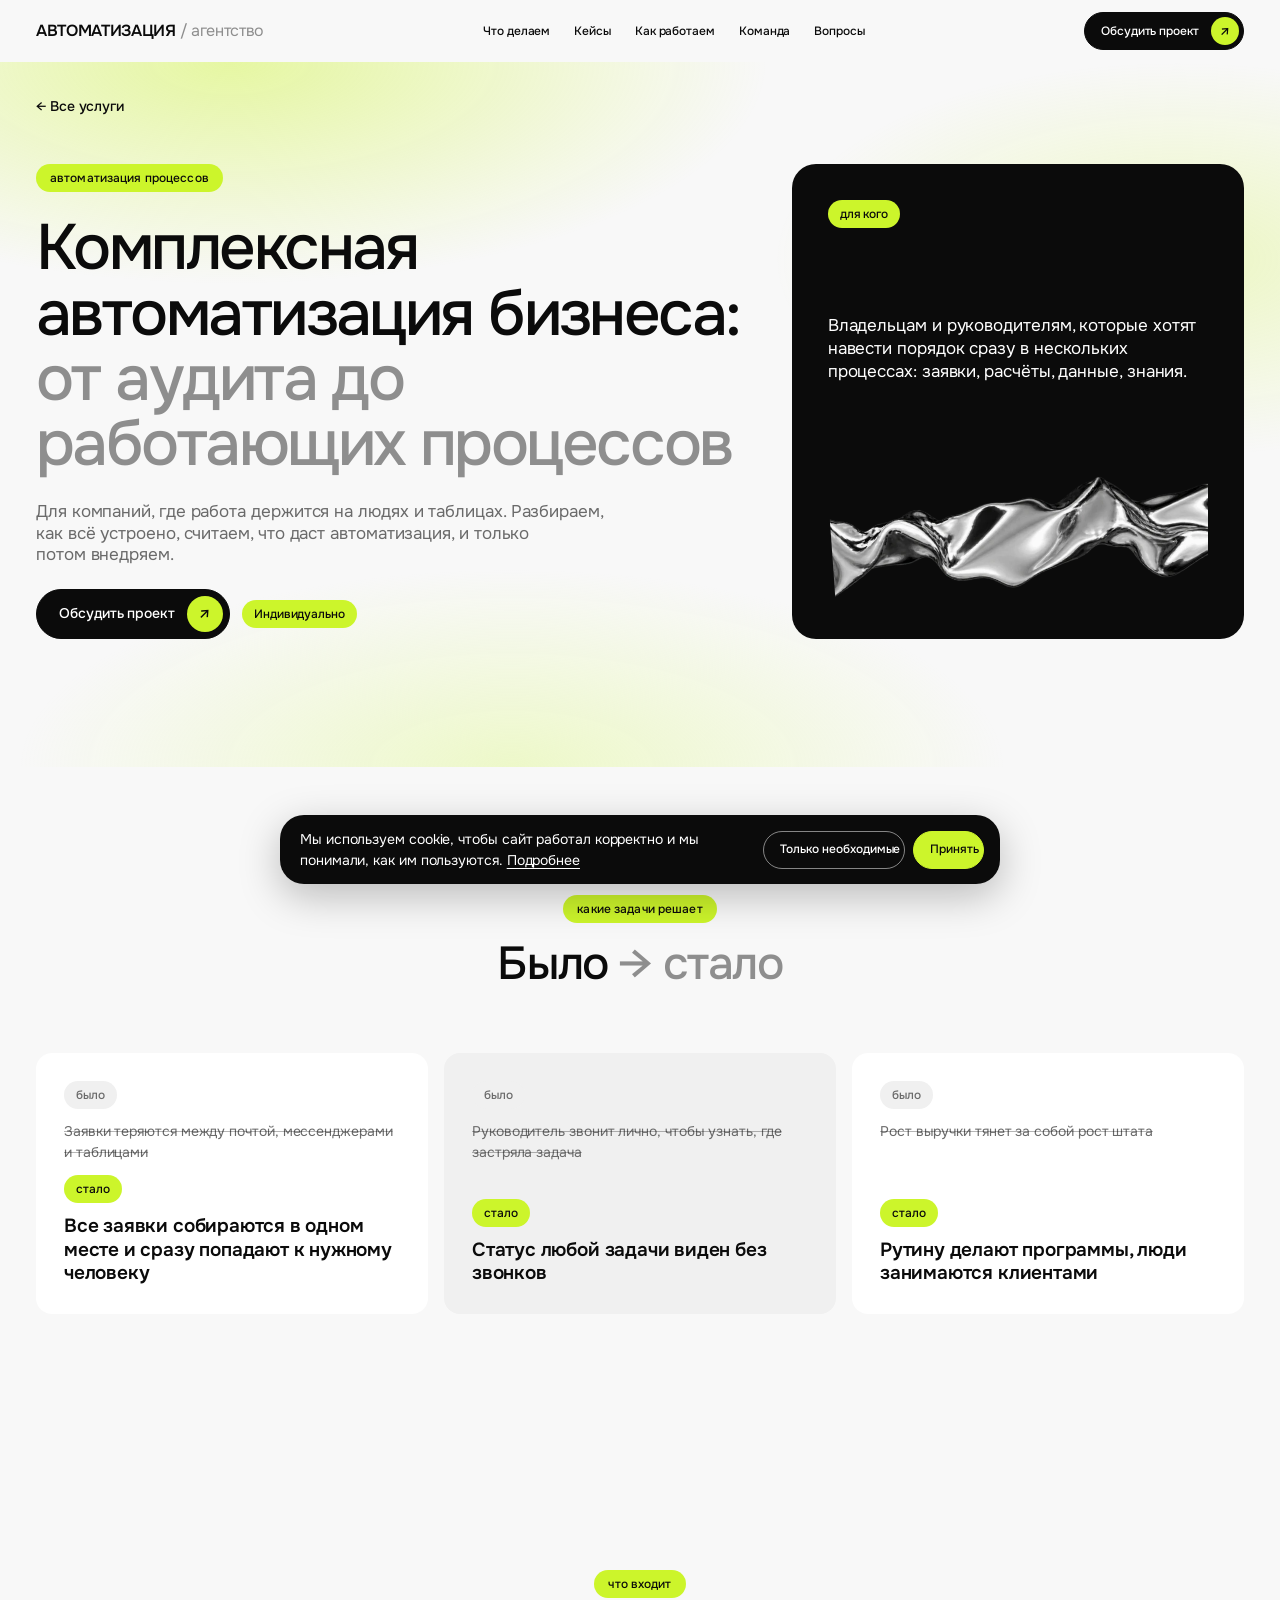
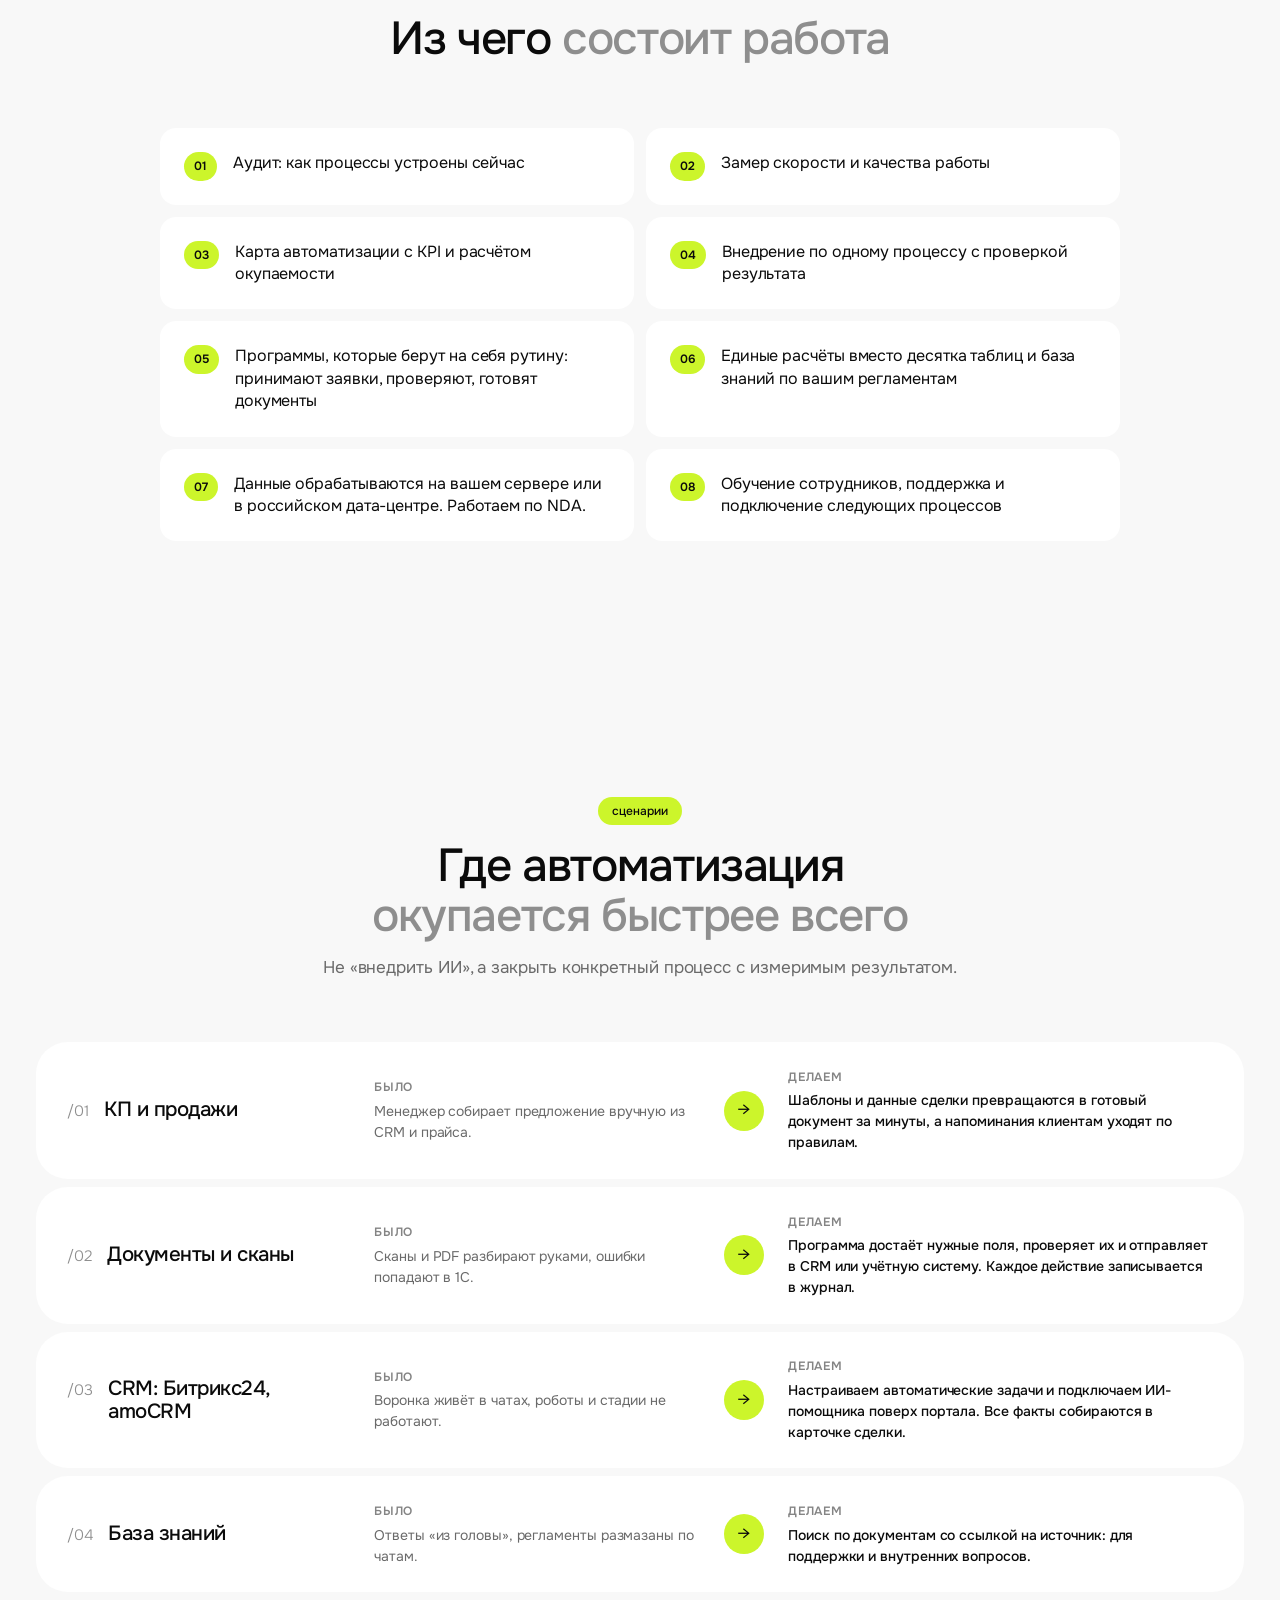
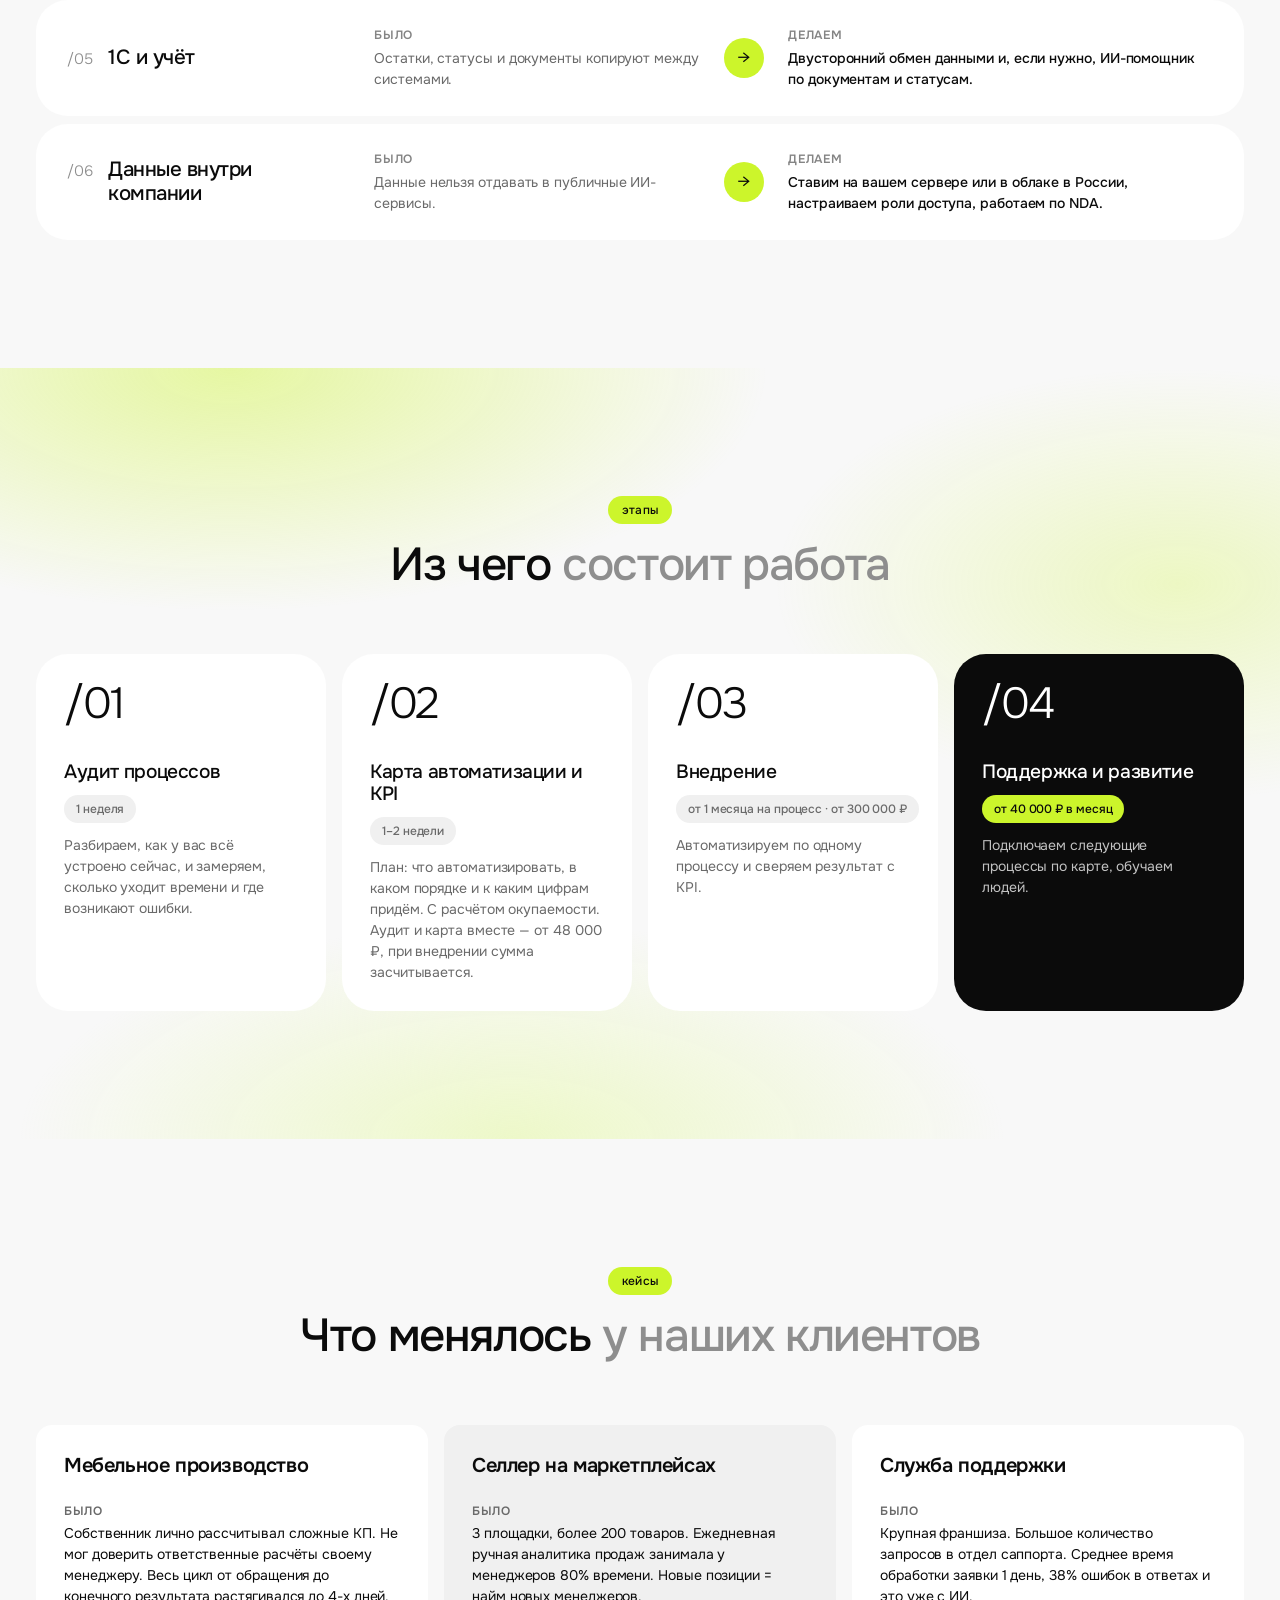
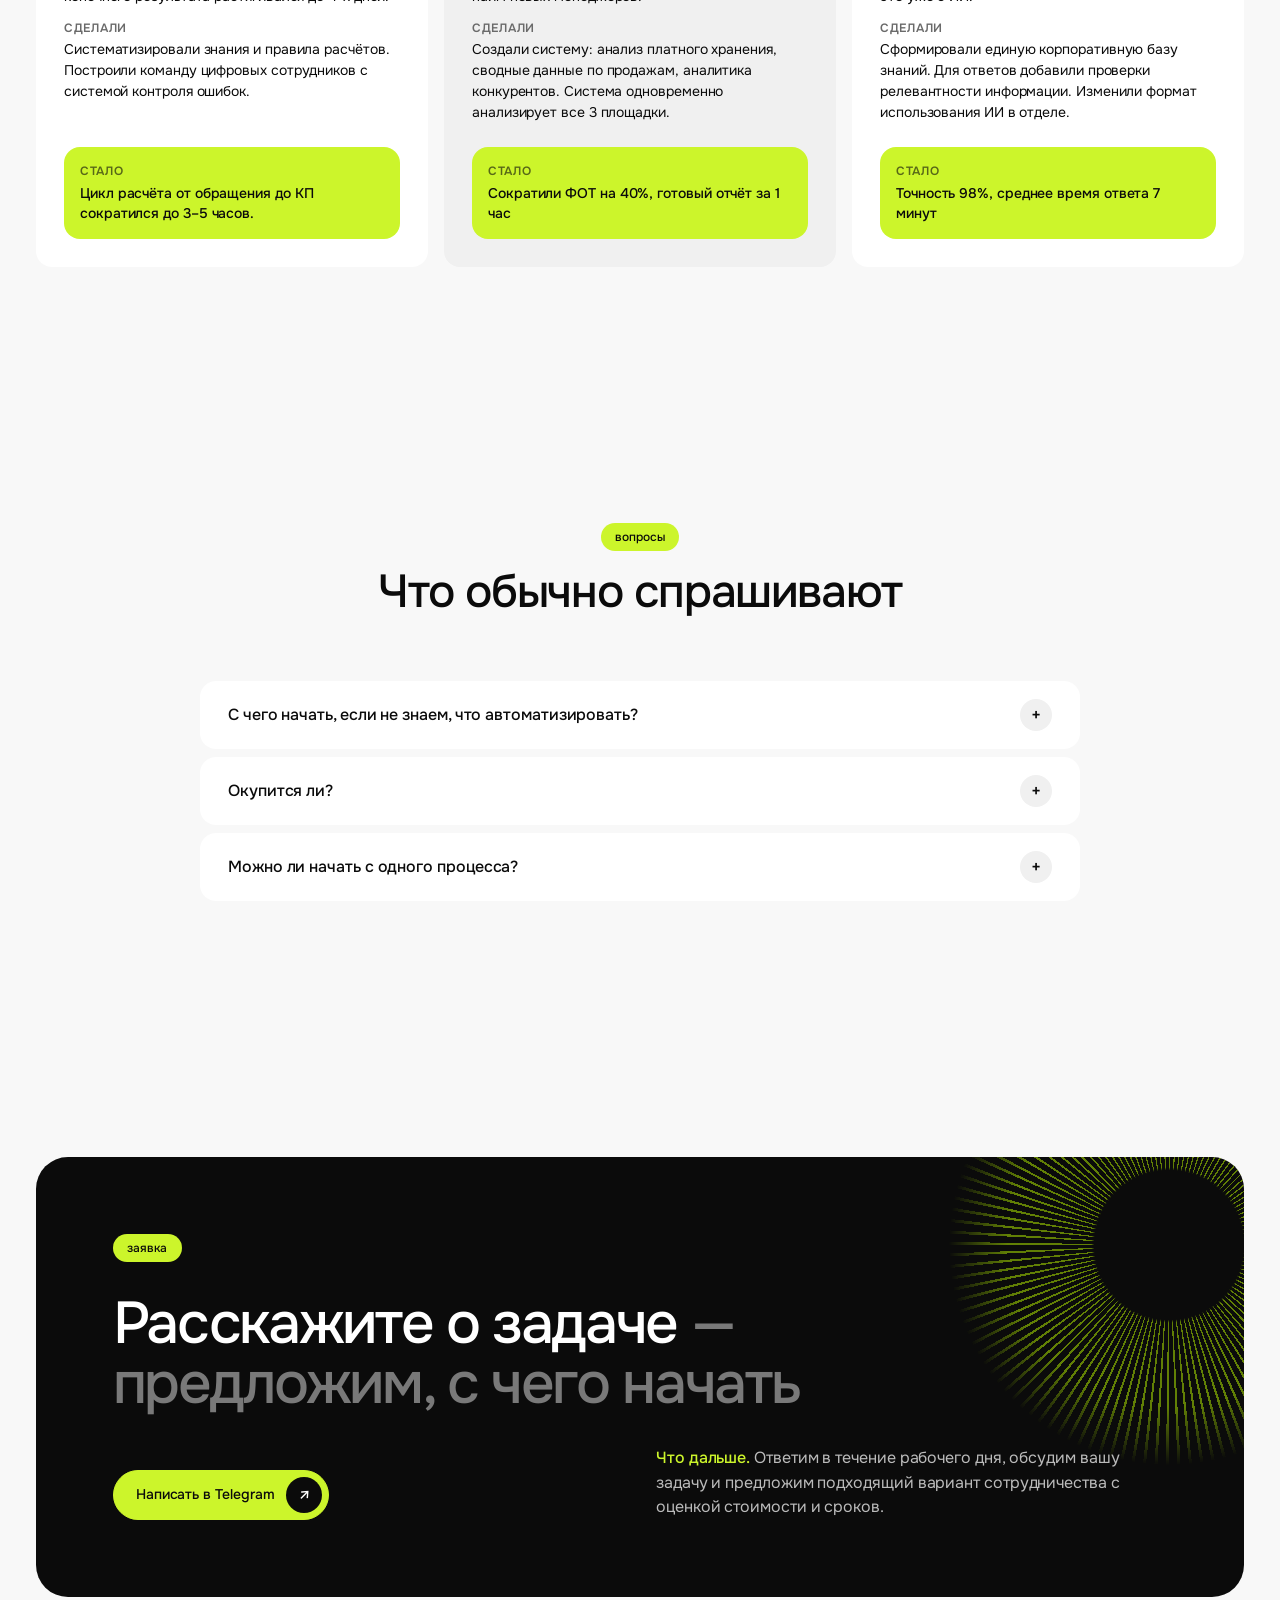
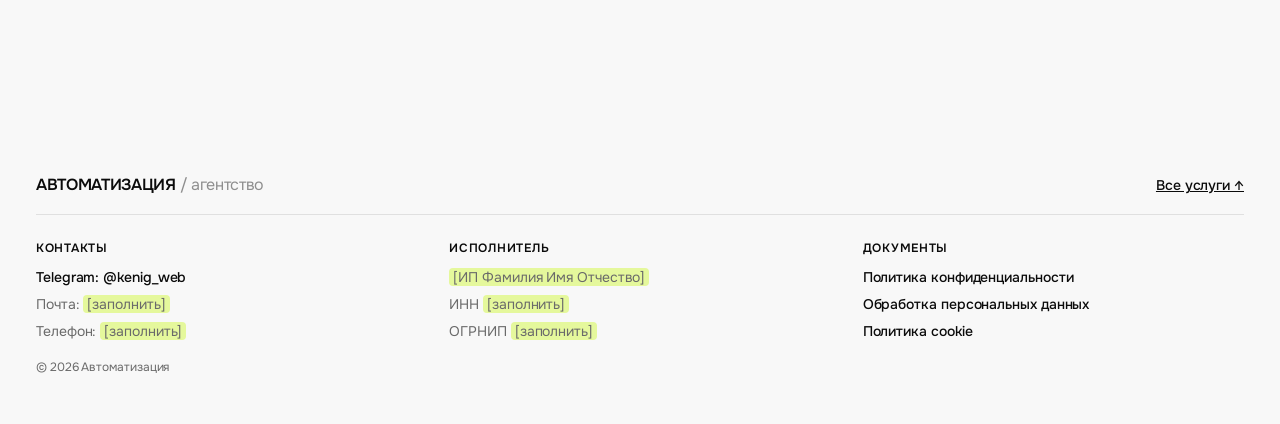
<file: services/automation.html>
<!doctype html>
<html lang="ru">
<head>
  <meta charset="utf-8">
  <meta name="viewport" content="width=device-width, initial-scale=1, viewport-fit=cover">
  <meta name="description" content="Для компаний, где работа держится на людях и таблицах. Разбираем, как всё устроено, считаем, что даст автоматизация, и только потом внедряем.">
  <meta name="theme-color" content="#f8f8f8">
  <title>Комплексная автоматизация бизнеса | Автоматизация бизнеса</title>
  <script>document.documentElement.classList.add('js');</script>
  <link rel="preconnect" href="https://fonts.googleapis.com">
  <link rel="preconnect" href="https://fonts.gstatic.com" crossorigin>
  <link rel="stylesheet" href="https://fonts.googleapis.com/css2?family=Onest:wght@300;400;500;600&family=Unbounded:wght@500;700&display=swap&subset=cyrillic">
  <link rel="stylesheet" href="../design-system/tokens.css?v=20261127h">
  <link rel="stylesheet" href="../design-system/components.css?v=20261127h">
  <link rel="stylesheet" href="../home.css?v=20261127h">
  <script src="../home.js?v=20261127h" defer></script>
</head>
<body>
  <header class="site-header">
    <div class="container">
      <div class="nav">
        <a class="brand" href="../index.html">АВТОМАТИЗАЦИЯ<span> / агентство</span></a>
        <nav class="nav__links" aria-label="Основная навигация"><a href="../index.html#services">Что делаем</a><a href="../index.html#cases">Кейсы</a><a href="../index.html#method">Как работаем</a><a href="../index.html#team">Команда</a><a href="../index.html#faq">Вопросы</a></nav>
        <a class="btn btn--sm header-cta" href="#apply">Обсудить проект <span class="btn__arrow" aria-hidden="true">↗</span></a>
        <details class="mobile-menu"><summary class="btn btn--sm btn--plain" aria-label="Открыть меню">Меню</summary><nav aria-label="Мобильная навигация"><a href="../index.html#services">Что делаем</a><a href="../index.html#cases">Кейсы</a><a href="../index.html#method">Как работаем</a><a href="../index.html#team">Команда</a><a href="../index.html#faq">Вопросы</a><a href="https://t.me/kenig_web" target="_blank" rel="noopener noreferrer">Обсудить проект ↗</a></nav></details>
      </div>
    </div>
  </header>
  <main>
    <section class="section section--wash svc-hero" aria-labelledby="h1">
      <div class="container">
        <a class="svc-hero__back small" href="../index.html#services">← Все услуги</a>
        <div class="svc-hero__grid">
          <div class="svc-hero__main">
            <span class="eyebrow">автоматизация процессов</span>
            <h1 class="display svc-hero__title" id="h1">Комплексная автоматизация бизнеса: <span class="muted-part">от аудита до работающих процессов</span></h1>
            <p class="lead">Для компаний, где работа держится на людях и таблицах. Разбираем, как всё устроено, считаем, что даст автоматизация, и только потом внедряем.</p>
            <div class="hero__actions"><a class="btn" href="#apply">Обсудить проект <span class="btn__arrow" aria-hidden="true">↗</span></a><span class="chip chip--lime">Индивидуально</span></div>
          </div>
          <aside class="tile tile--ink svc-hero__who"><span class="chip chip--lime">для кого</span><p class="tile__text">Владельцам и руководителям, которые хотят навести порядок сразу в нескольких процессах: заявки, расчёты, данные, знания.</p><div class="chrome" style="--rot:-8deg" aria-hidden="true"></div></aside>
        </div>
      </div>
    </section>

    

        <section class="section" aria-labelledby="t-tasks">
      <div class="container">
        <div class="section-head"><span class="eyebrow">какие задачи решает</span><h2 class="h2" id="t-tasks">Было <span class="muted-part">→ стало</span></h2></div>
        <div class="grid-6"><article class="tile  task span-2" data-reveal><span class="chip">было</span><p class="tile__text task__was">Заявки теряются между почтой, мессенджерами и таблицами</p><span class="chip chip--lime">стало</span><p class="tile__title">Все заявки собираются в одном месте и сразу попадают к нужному человеку</p></article><article class="tile tile--grey task span-2" data-reveal><span class="chip">было</span><p class="tile__text task__was">Руководитель звонит лично, чтобы узнать, где застряла задача</p><span class="chip chip--lime">стало</span><p class="tile__title">Статус любой задачи виден без звонков</p></article><article class="tile  task span-2" data-reveal><span class="chip">было</span><p class="tile__text task__was">Рост выручки тянет за собой рост штата</p><span class="chip chip--lime">стало</span><p class="tile__title">Рутину делают программы, люди занимаются клиентами</p></article></div>
      </div>
    </section>

        <section class="section" aria-labelledby="t-inc">
      <div class="container">
        <div class="section-head"><span class="eyebrow">что входит</span><h2 class="h2" id="t-inc">Из чего <span class="muted-part">состоит работа</span></h2></div>
        <ul class="incl" data-reveal><li>Аудит: как процессы устроены сейчас</li><li>Замер скорости и качества работы</li><li>Карта автоматизации с KPI и расчётом окупаемости</li><li>Внедрение по одному процессу с проверкой результата</li><li>Программы, которые берут на себя рутину: принимают заявки, проверяют, готовят документы</li><li>Единые расчёты вместо десятка таблиц и база знаний по вашим регламентам</li><li>Данные обрабатываются на вашем сервере или в российском дата-центре. Работаем по NDA.</li><li>Обучение сотрудников, поддержка и подключение следующих процессов</li></ul>
      </div>
    </section>

    <section class="section"><div class="container"><div class="section-head"><span class="eyebrow">сценарии</span><h2 class="h2">Где автоматизация <span class="muted-part">окупается быстрее всего</span></h2><p class="lead">Не «внедрить ИИ», а закрыть конкретный процесс с измеримым результатом.</p></div><ol class="scn2"><li class="scn2__row" data-reveal><div class="scn2__head"><span class="scn2__num" aria-hidden="true">/01</span><h3 class="scn2__title">КП и продажи</h3></div><div class="scn2__was"><span class="scn2__label">Было</span><p>Менеджер собирает предложение вручную из CRM и прайса.</p></div><span class="scn2__arrow" aria-hidden="true">→</span><div class="scn2__do"><span class="scn2__label">Делаем</span><p>Шаблоны и данные сделки превращаются в готовый документ за минуты, а напоминания клиентам уходят по правилам.</p></div></li><li class="scn2__row" data-reveal><div class="scn2__head"><span class="scn2__num" aria-hidden="true">/02</span><h3 class="scn2__title">Документы и сканы</h3></div><div class="scn2__was"><span class="scn2__label">Было</span><p>Сканы и PDF разбирают руками, ошибки попадают в 1С.</p></div><span class="scn2__arrow" aria-hidden="true">→</span><div class="scn2__do"><span class="scn2__label">Делаем</span><p>Программа достаёт нужные поля, проверяет их и отправляет в CRM или учётную систему. Каждое действие записывается в журнал.</p></div></li><li class="scn2__row" data-reveal><div class="scn2__head"><span class="scn2__num" aria-hidden="true">/03</span><h3 class="scn2__title">CRM: Битрикс24, amoCRM</h3></div><div class="scn2__was"><span class="scn2__label">Было</span><p>Воронка живёт в чатах, роботы и стадии не работают.</p></div><span class="scn2__arrow" aria-hidden="true">→</span><div class="scn2__do"><span class="scn2__label">Делаем</span><p>Настраиваем автоматические задачи и подключаем ИИ-помощника поверх портала. Все факты собираются в карточке сделки.</p></div></li><li class="scn2__row" data-reveal><div class="scn2__head"><span class="scn2__num" aria-hidden="true">/04</span><h3 class="scn2__title">База знаний</h3></div><div class="scn2__was"><span class="scn2__label">Было</span><p>Ответы «из головы», регламенты размазаны по чатам.</p></div><span class="scn2__arrow" aria-hidden="true">→</span><div class="scn2__do"><span class="scn2__label">Делаем</span><p>Поиск по документам со ссылкой на источник: для поддержки и внутренних вопросов.</p></div></li><li class="scn2__row" data-reveal><div class="scn2__head"><span class="scn2__num" aria-hidden="true">/05</span><h3 class="scn2__title">1С и учёт</h3></div><div class="scn2__was"><span class="scn2__label">Было</span><p>Остатки, статусы и документы копируют между системами.</p></div><span class="scn2__arrow" aria-hidden="true">→</span><div class="scn2__do"><span class="scn2__label">Делаем</span><p>Двусторонний обмен данными и, если нужно, ИИ-помощник по документам и статусам.</p></div></li><li class="scn2__row" data-reveal><div class="scn2__head"><span class="scn2__num" aria-hidden="true">/06</span><h3 class="scn2__title">Данные внутри компании</h3></div><div class="scn2__was"><span class="scn2__label">Было</span><p>Данные нельзя отдавать в публичные ИИ-сервисы.</p></div><span class="scn2__arrow" aria-hidden="true">→</span><div class="scn2__do"><span class="scn2__label">Делаем</span><p>Ставим на вашем сервере или в облаке в России, настраиваем роли доступа, работаем по NDA.</p></div></li></ol></div></section>

        <section class="section section--wash" aria-labelledby="t-steps">
      <div class="container">
        <div class="section-head"><span class="eyebrow">этапы</span><h2 class="h2" id="t-steps">Из чего <span class="muted-part">состоит работа</span></h2></div>
        <ol class="tl" style="--n:4"><li class="tl__item" data-reveal><div class="tl__card"><span class="tl__num" aria-hidden="true">/01</span><h3 class="tl__title">Аудит процессов</h3><span class="chip">1 неделя</span><p class="tl__text">Разбираем, как у вас всё устроено сейчас, и замеряем, сколько уходит времени и где возникают ошибки.</p></div></li><li class="tl__item" data-reveal><div class="tl__card"><span class="tl__num" aria-hidden="true">/02</span><h3 class="tl__title">Карта автоматизации и KPI</h3><span class="chip">1–2 недели</span><p class="tl__text">План: что автоматизировать, в каком порядке и к каким цифрам придём. С расчётом окупаемости. Аудит и карта вместе — от 48 000 ₽, при внедрении сумма засчитывается.</p></div></li><li class="tl__item" data-reveal><div class="tl__card"><span class="tl__num" aria-hidden="true">/03</span><h3 class="tl__title">Внедрение</h3><span class="chip">от 1 месяца на процесс · от 300 000 ₽</span><p class="tl__text">Автоматизируем по одному процессу и сверяем результат с KPI.</p></div></li><li class="tl__item" data-reveal><div class="tl__card"><span class="tl__num" aria-hidden="true">/04</span><h3 class="tl__title">Поддержка и развитие</h3><span class="chip">от 40 000 ₽ в месяц</span><p class="tl__text">Подключаем следующие процессы по карте, обучаем людей.</p></div></li></ol>
      </div>
    </section>

        <section class="section" aria-labelledby="t-cases">
      <div class="container">
        <div class="section-head"><span class="eyebrow">кейсы</span><h2 class="h2" id="t-cases">Что менялось <span class="muted-part">у наших клиентов</span></h2></div>
        <div class="grid-6 cases-2"><article class="tile case span-2" data-reveal><div class="case__head"><h3 class="tile__title">Мебельное производство</h3></div><dl><div><dt>Было</dt><dd>Собственник лично рассчитывал сложные КП. Не мог доверить ответственные расчёты своему менеджеру. Весь цикл от обращения до конечного результата растягивался до 4-х дней.</dd></div><div><dt>Сделали</dt><dd>Систематизировали знания и правила расчётов. Построили команду цифровых сотрудников с системой контроля ошибок.</dd></div></dl><p class="case__result"><span>Стало</span>Цикл расчёта от обращения до КП сократился до 3–5 часов.</p></article><article class="tile tile--grey case span-2" data-reveal><div class="case__head"><h3 class="tile__title">Селлер на маркетплейсах</h3></div><dl><div><dt>Было</dt><dd>3 площадки, более 200 товаров. Ежедневная ручная аналитика продаж занимала у менеджеров 80% времени. Новые позиции = найм новых менеджеров.</dd></div><div><dt>Сделали</dt><dd>Создали систему: анализ платного хранения, сводные данные по продажам, аналитика конкурентов. Система одновременно анализирует все 3 площадки.</dd></div></dl><p class="case__result"><span>Стало</span>Сократили ФОТ на 40%, готовый отчёт за 1 час</p></article><article class="tile case span-2" data-reveal><div class="case__head"><h3 class="tile__title">Служба поддержки</h3></div><dl><div><dt>Было</dt><dd>Крупная франшиза. Большое количество запросов в отдел саппорта. Среднее время обработки заявки 1 день, 38% ошибок в ответах и это уже с ИИ.</dd></div><div><dt>Сделали</dt><dd>Сформировали единую корпоративную базу знаний. Для ответов добавили проверки релевантности информации. Изменили формат использования ИИ в отделе.</dd></div></dl><p class="case__result"><span>Стало</span>Точность 98%, среднее время ответа 7 минут</p></article></div>
      </div>
    </section>

        <section class="section" aria-labelledby="t-faq">
      <div class="container">
        <div class="section-head"><span class="eyebrow">вопросы</span><h2 class="h2" id="t-faq">Что обычно спрашивают</h2></div>
        <div class="faq"><details><summary>С чего начать, если не знаем, что автоматизировать?<span class="plus" aria-hidden="true">+</span></summary><p>С аудита. Мы разберём процессы, замерим, где уходит время, и предложим, что автоматизировать в первую очередь.</p></details><details><summary>Окупится ли?<span class="plus" aria-hidden="true">+</span></summary><p>Окупаемость считаем на этапе карты автоматизации, до внедрения. Если расчёт не сходится, скажем об этом до начала работ.</p></details><details><summary>Можно ли начать с одного процесса?<span class="plus" aria-hidden="true">+</span></summary><p>Да. Так и работаем: сначала один процесс, проверяем результат, потом подключаем следующие.</p></details></div>
      </div>
    </section>

    <section class="section" id="apply" aria-labelledby="final-title">
      <div class="container">
        <div class="final" data-reveal>
          <div class="rays" aria-hidden="true"></div>
          <span class="eyebrow">заявка</span>
          <h2 class="display final__title" id="final-title">Расскажите о задаче <span class="muted-part">— предложим, с чего начать</span></h2>
          <div class="final__row">
            <div class="final__cta"><a class="btn btn--lime" href="https://t.me/kenig_web" target="_blank" rel="noopener noreferrer">Написать в Telegram <span class="btn__arrow" aria-hidden="true">↗</span></a></div>
            <p><strong style="color:var(--accent);font-weight:500">Что дальше.</strong> Ответим в течение рабочего дня, обсудим вашу задачу и предложим подходящий вариант сотрудничества с оценкой стоимости и сроков.</p>
          </div>
        </div>
      </div>
    </section>
  </main>
  <footer class="container footer">
    <a class="brand" href="../index.html">АВТОМАТИЗАЦИЯ<span> / агентство</span></a>
    <div class="footer__links"><a href="../index.html#services">Все услуги ↑</a></div>
    <div class="footer__legal">
      <div class="footer__col">
        <h3 class="footer__h">Контакты</h3>
        <a href="https://t.me/kenig_web" target="_blank" rel="noopener noreferrer">Telegram: @kenig_web</a>
        <span>Почта: <em class="footer__todo">[заполнить]</em></span>
        <span>Телефон: <em class="footer__todo">[заполнить]</em></span>
      </div>
      <div class="footer__col">
        <h3 class="footer__h">Исполнитель</h3>
        <span><em class="footer__todo">[ИП Фамилия Имя Отчество]</em></span>
        <span>ИНН <em class="footer__todo">[заполнить]</em></span>
        <span>ОГРНИП <em class="footer__todo">[заполнить]</em></span>
      </div>
      <div class="footer__col">
        <h3 class="footer__h">Документы</h3>
        <a href="../privacy.html">Политика конфиденциальности</a>
        <a href="../personal-data.html">Обработка персональных данных</a>
        <a href="../cookies.html">Политика cookie</a>
      </div>
    </div>
    <p class="footer__copy">© 2026 Автоматизация</p>
  </footer>
</body>
</html>
</file>
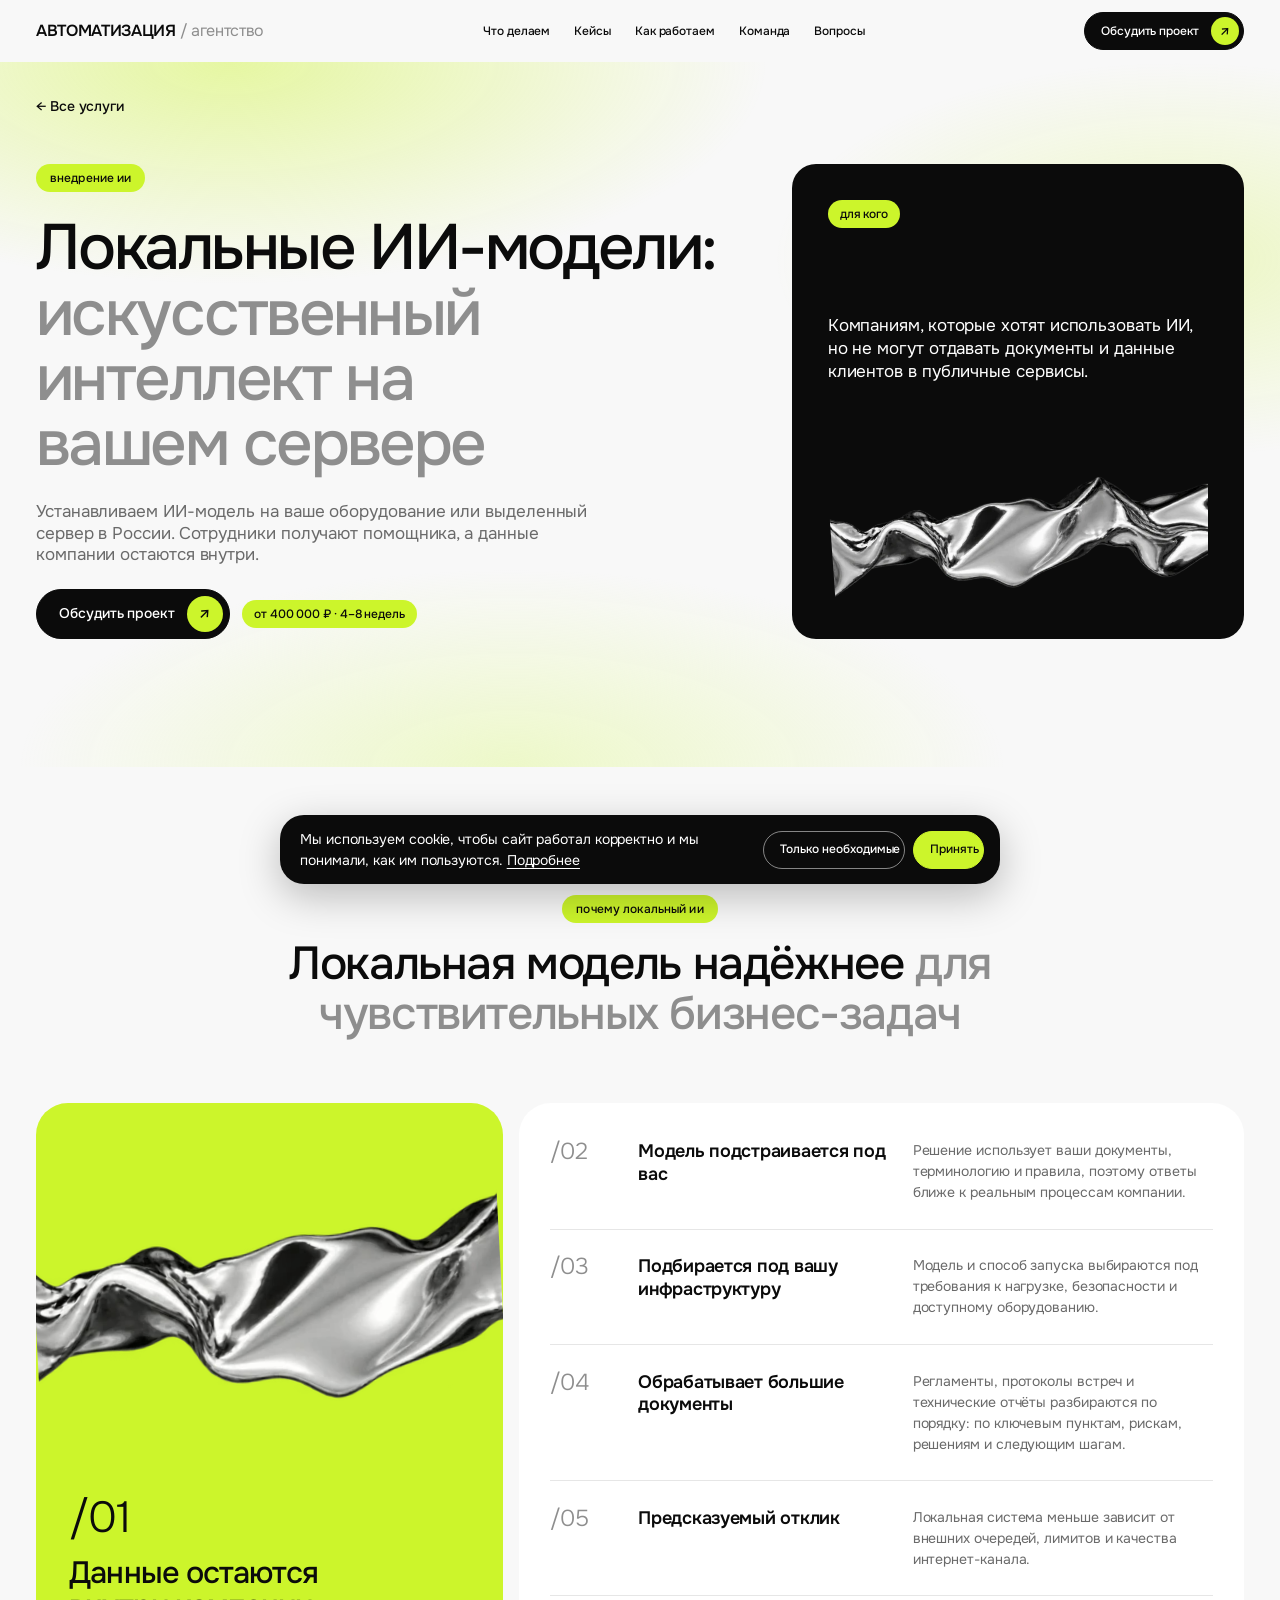
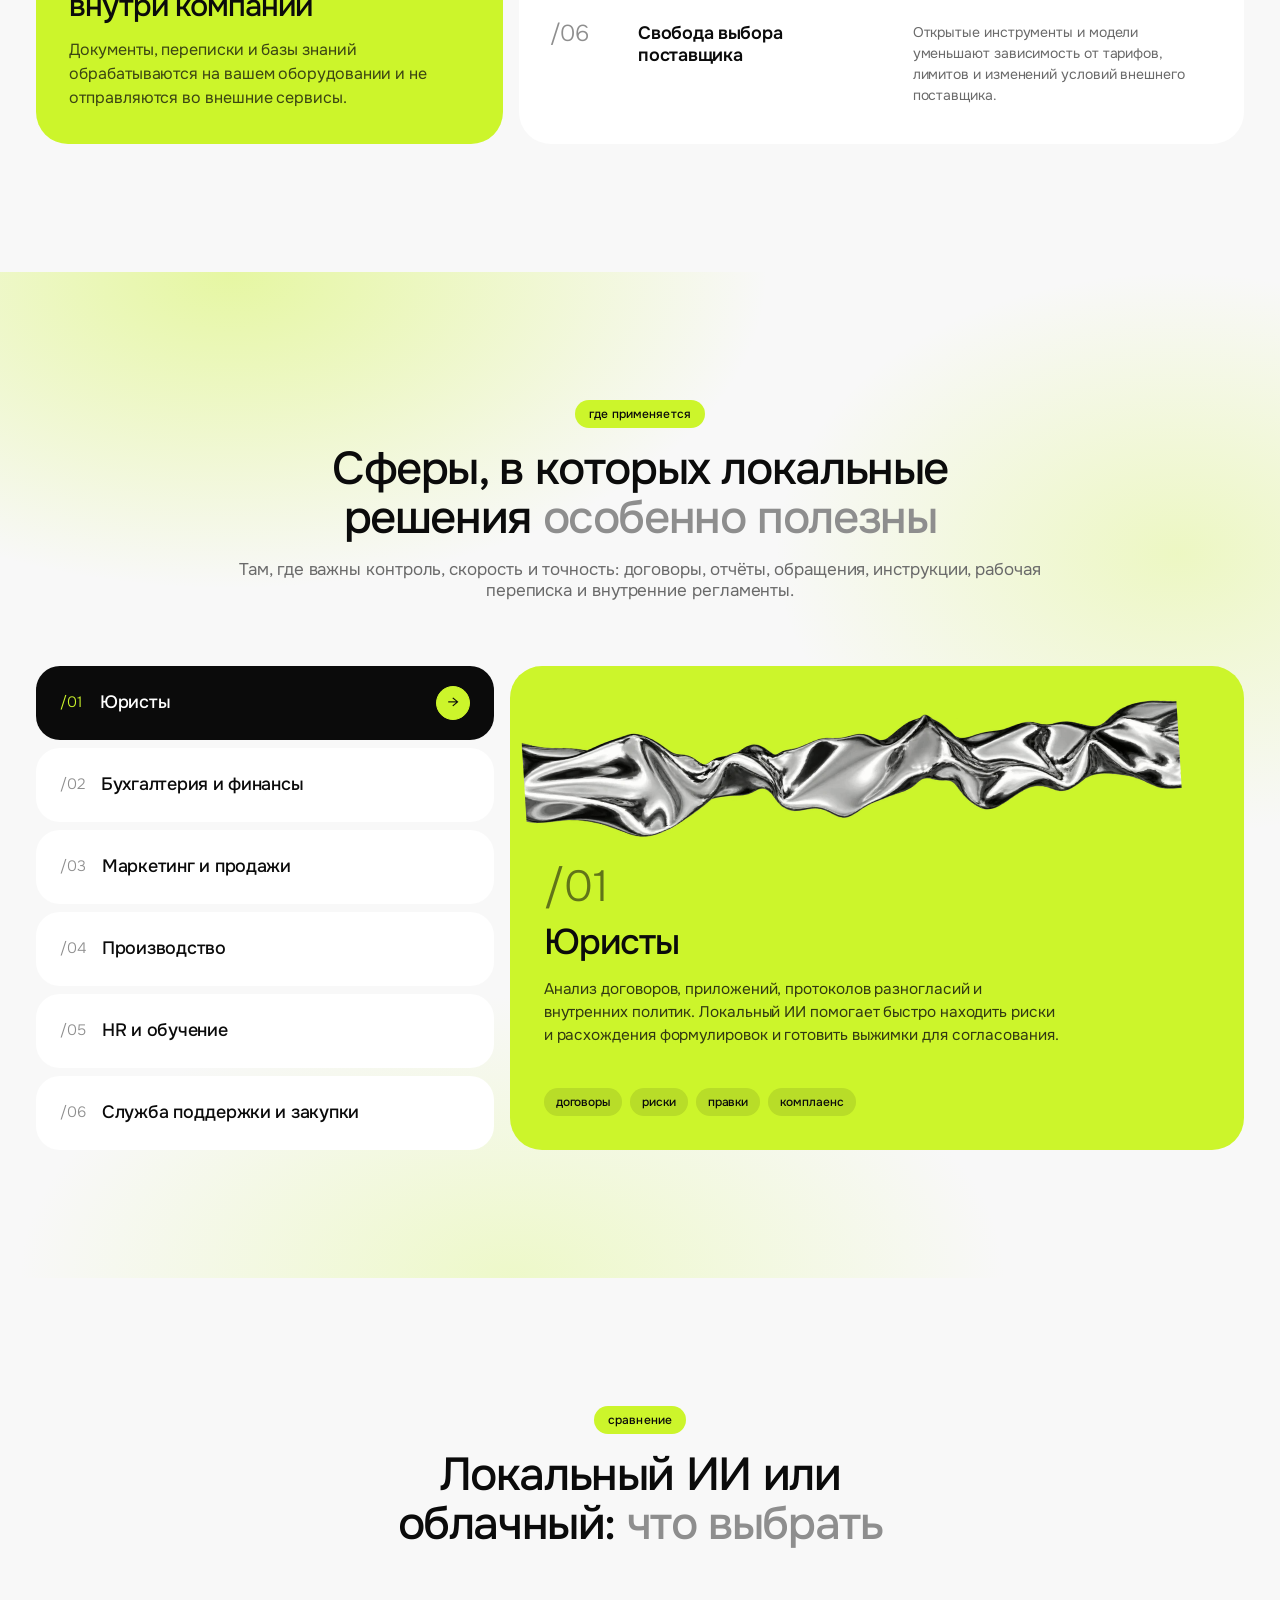
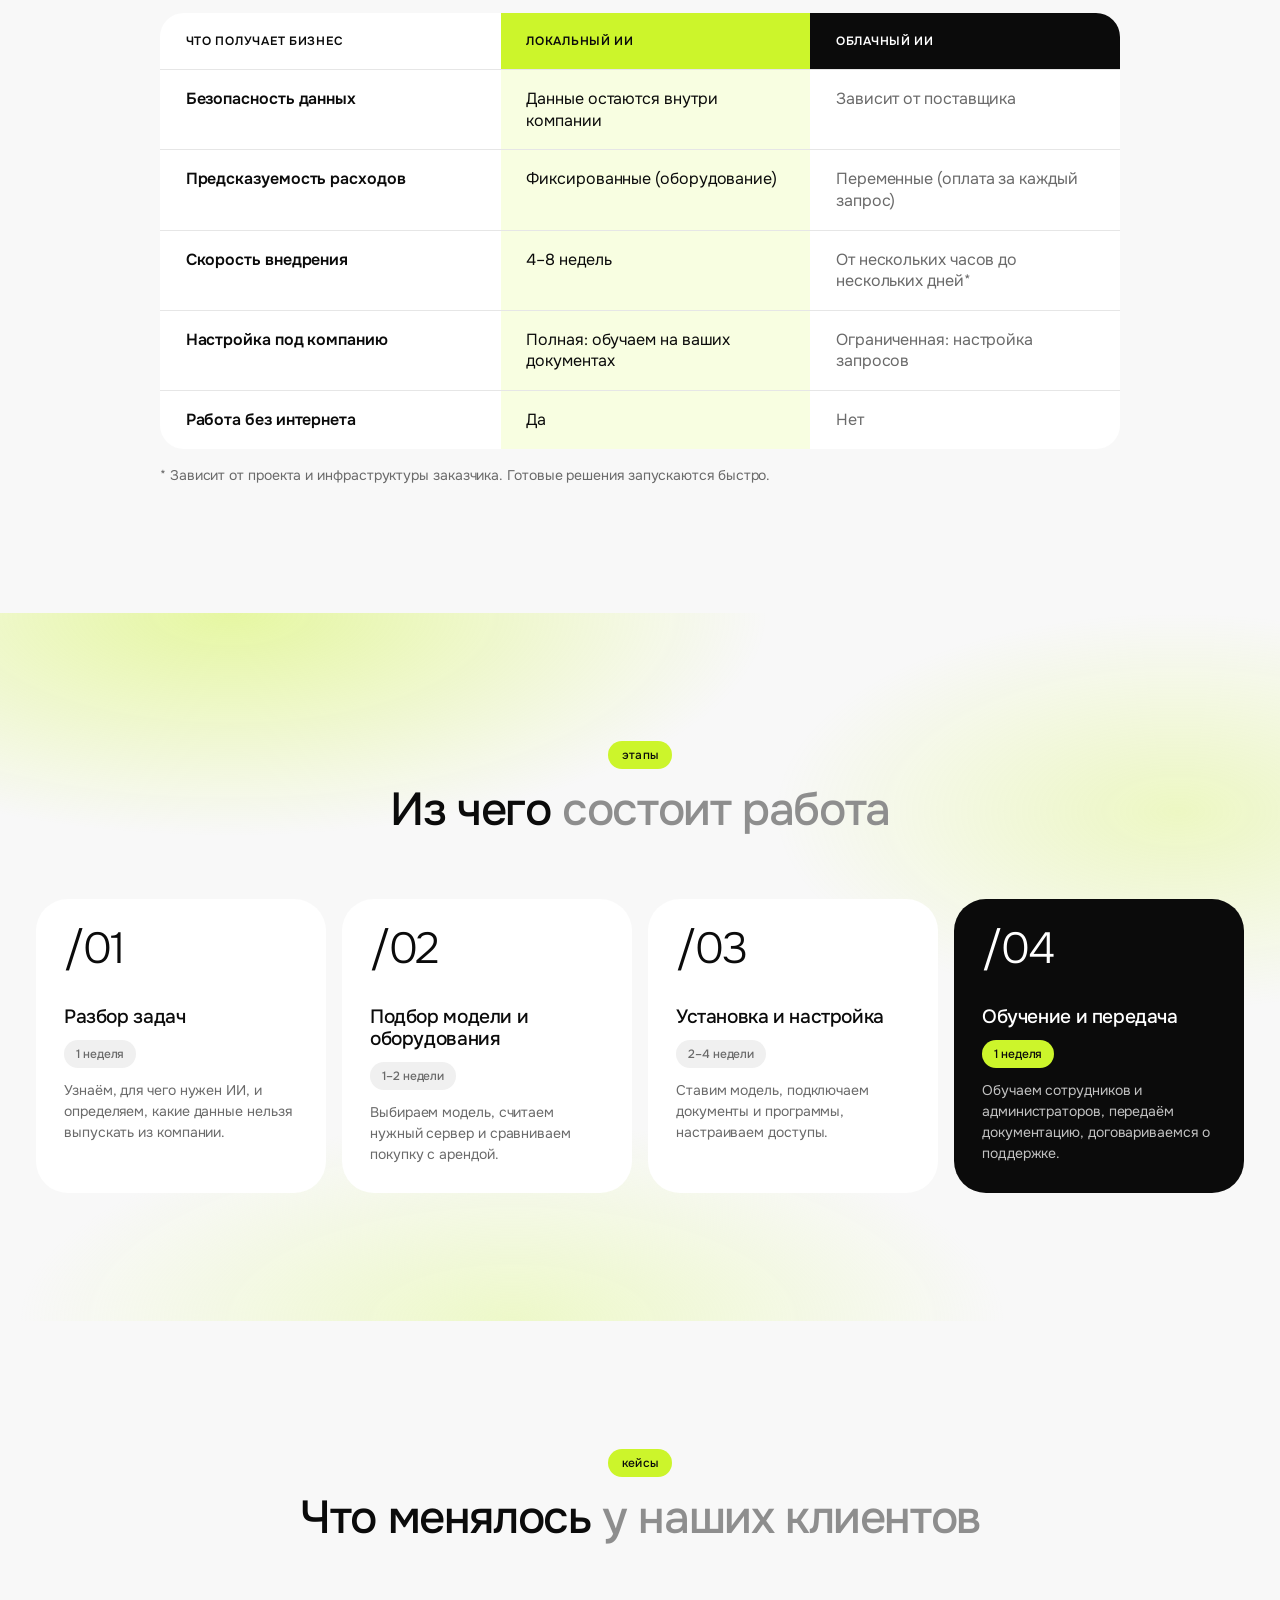
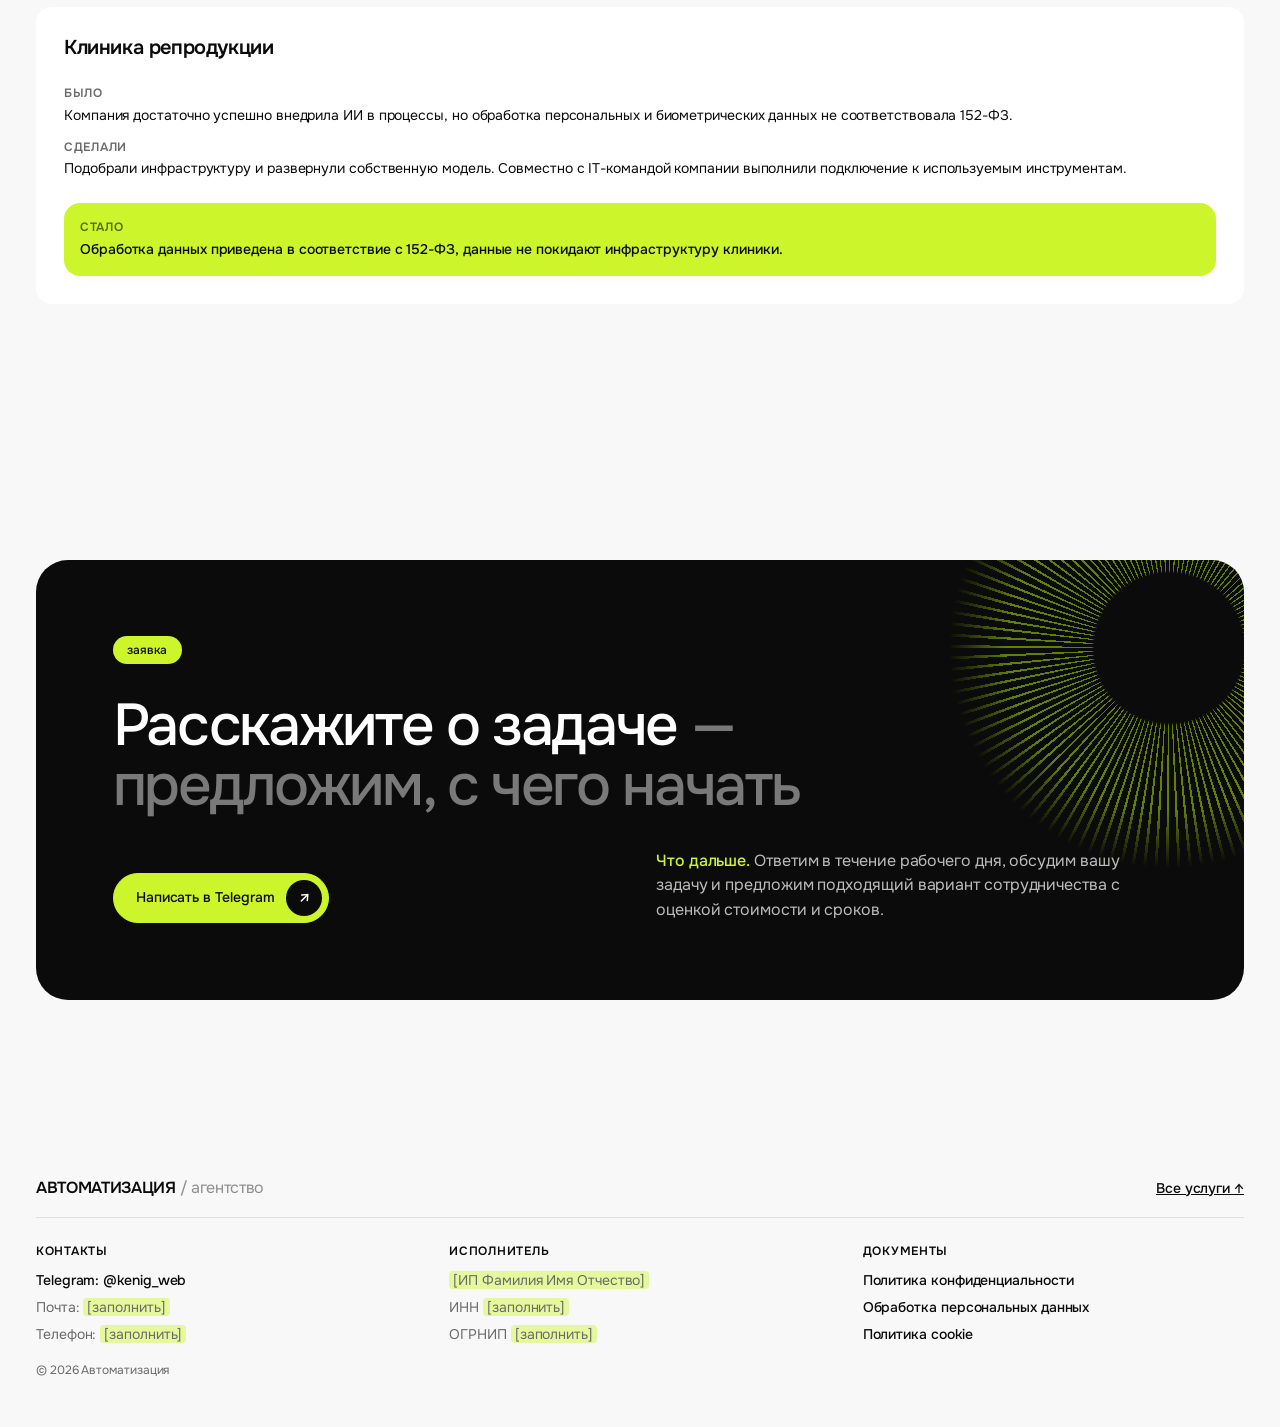
<file: services/local-ai.html>
<!doctype html>
<html lang="ru">
<head>
  <meta charset="utf-8">
  <meta name="viewport" content="width=device-width, initial-scale=1, viewport-fit=cover">
  <meta name="description" content="Устанавливаем ИИ-модель на ваше оборудование или выделенный сервер в России. Сотрудники получают помощника, а данные компании остаются внутри.">
  <meta name="theme-color" content="#f8f8f8">
  <title>Локальные ИИ модели | Автоматизация бизнеса</title>
  <script>document.documentElement.classList.add('js');</script>
  <link rel="preconnect" href="https://fonts.googleapis.com">
  <link rel="preconnect" href="https://fonts.gstatic.com" crossorigin>
  <link rel="stylesheet" href="https://fonts.googleapis.com/css2?family=Onest:wght@300;400;500;600&family=Unbounded:wght@500;700&display=swap&subset=cyrillic">
  <link rel="stylesheet" href="../design-system/tokens.css?v=20261127h">
  <link rel="stylesheet" href="../design-system/components.css?v=20261127h">
  <link rel="stylesheet" href="../home.css?v=20261127h">
  <script src="../home.js?v=20261127h" defer></script>
</head>
<body>
  <header class="site-header">
    <div class="container">
      <div class="nav">
        <a class="brand" href="../index.html">АВТОМАТИЗАЦИЯ<span> / агентство</span></a>
        <nav class="nav__links" aria-label="Основная навигация"><a href="../index.html#services">Что делаем</a><a href="../index.html#cases">Кейсы</a><a href="../index.html#method">Как работаем</a><a href="../index.html#team">Команда</a><a href="../index.html#faq">Вопросы</a></nav>
        <a class="btn btn--sm header-cta" href="#apply">Обсудить проект <span class="btn__arrow" aria-hidden="true">↗</span></a>
        <details class="mobile-menu"><summary class="btn btn--sm btn--plain" aria-label="Открыть меню">Меню</summary><nav aria-label="Мобильная навигация"><a href="../index.html#services">Что делаем</a><a href="../index.html#cases">Кейсы</a><a href="../index.html#method">Как работаем</a><a href="../index.html#team">Команда</a><a href="../index.html#faq">Вопросы</a><a href="https://t.me/kenig_web" target="_blank" rel="noopener noreferrer">Обсудить проект ↗</a></nav></details>
      </div>
    </div>
  </header>
  <main>
    <section class="section section--wash svc-hero" aria-labelledby="h1">
      <div class="container">
        <a class="svc-hero__back small" href="../index.html#services">← Все услуги</a>
        <div class="svc-hero__grid">
          <div class="svc-hero__main">
            <span class="eyebrow">внедрение ИИ</span>
            <h1 class="display svc-hero__title" id="h1">Локальные ИИ-модели: <span class="muted-part">искусственный интеллект на вашем сервере</span></h1>
            <p class="lead">Устанавливаем ИИ-модель на ваше оборудование или выделенный сервер в России. Сотрудники получают помощника, а данные компании остаются внутри.</p>
            <div class="hero__actions"><a class="btn" href="#apply">Обсудить проект <span class="btn__arrow" aria-hidden="true">↗</span></a><span class="chip chip--lime">от 400 000 ₽ · 4–8 недель</span></div>
          </div>
          <aside class="tile tile--ink svc-hero__who"><span class="chip chip--lime">для кого</span><p class="tile__text">Компаниям, которые хотят использовать ИИ, но не могут отдавать документы и данные клиентов в публичные сервисы.</p><div class="chrome" style="--rot:-8deg" aria-hidden="true"></div></aside>
        </div>
      </div>
    </section>

    <section class="section"><div class="container"><div class="section-head"><span class="eyebrow">почему локальный ИИ</span><h2 class="h2">Локальная модель надёжнее <span class="muted-part">для чувствительных бизнес-задач</span></h2></div><div class="why2"><article class="why2__lead" data-reveal><div class="chrome" style="--rot:-6deg;--pos:40%" aria-hidden="true"></div><span class="why2__num" aria-hidden="true">/01</span><h3 class="why2__lead-title">Данные остаются внутри компании</h3><p class="why2__lead-text">Документы, переписки и базы знаний обрабатываются на вашем оборудовании и не отправляются во внешние сервисы.</p></article><ol class="why2__list" data-reveal><li class="why2__row"><span class="why2__num" aria-hidden="true">/02</span><h3 class="why2__title">Модель подстраивается под вас</h3><p class="why2__text">Решение использует ваши документы, терминологию и правила, поэтому ответы ближе к реальным процессам компании.</p></li><li class="why2__row"><span class="why2__num" aria-hidden="true">/03</span><h3 class="why2__title">Подбирается под вашу инфраструктуру</h3><p class="why2__text">Модель и способ запуска выбираются под требования к нагрузке, безопасности и доступному оборудованию.</p></li><li class="why2__row"><span class="why2__num" aria-hidden="true">/04</span><h3 class="why2__title">Обрабатывает большие документы</h3><p class="why2__text">Регламенты, протоколы встреч и технические отчёты разбираются по порядку: по ключевым пунктам, рискам, решениям и следующим шагам.</p></li><li class="why2__row"><span class="why2__num" aria-hidden="true">/05</span><h3 class="why2__title">Предсказуемый отклик</h3><p class="why2__text">Локальная система меньше зависит от внешних очередей, лимитов и качества интернет-канала.</p></li><li class="why2__row"><span class="why2__num" aria-hidden="true">/06</span><h3 class="why2__title">Свобода выбора поставщика</h3><p class="why2__text">Открытые инструменты и модели уменьшают зависимость от тарифов, лимитов и изменений условий внешнего поставщика.</p></li></ol></div></div></section><section class="section section--wash"><div class="container"><div class="section-head"><span class="eyebrow">где применяется</span><h2 class="h2">Сферы, в которых локальные решения <span class="muted-part">особенно полезны</span></h2><p class="lead">Там, где важны контроль, скорость и точность: договоры, отчёты, обращения, инструкции, рабочая переписка и внутренние регламенты.</p></div><div class="areas" data-areas data-reveal><div class="areas__nav" role="tablist" aria-label="Сферы применения"><button class="areas__tab is-active" type="button" role="tab" id="area-tab-0" aria-controls="area-panel-0" aria-selected="true" tabindex="0"><span class="areas__num" aria-hidden="true">/01</span><span class="areas__name">Юристы</span><span class="areas__arrow" aria-hidden="true">→</span></button><button class="areas__tab" type="button" role="tab" id="area-tab-1" aria-controls="area-panel-1" aria-selected="false" tabindex="-1"><span class="areas__num" aria-hidden="true">/02</span><span class="areas__name">Бухгалтерия и финансы</span><span class="areas__arrow" aria-hidden="true">→</span></button><button class="areas__tab" type="button" role="tab" id="area-tab-2" aria-controls="area-panel-2" aria-selected="false" tabindex="-1"><span class="areas__num" aria-hidden="true">/03</span><span class="areas__name">Маркетинг и продажи</span><span class="areas__arrow" aria-hidden="true">→</span></button><button class="areas__tab" type="button" role="tab" id="area-tab-3" aria-controls="area-panel-3" aria-selected="false" tabindex="-1"><span class="areas__num" aria-hidden="true">/04</span><span class="areas__name">Производство</span><span class="areas__arrow" aria-hidden="true">→</span></button><button class="areas__tab" type="button" role="tab" id="area-tab-4" aria-controls="area-panel-4" aria-selected="false" tabindex="-1"><span class="areas__num" aria-hidden="true">/05</span><span class="areas__name">HR и обучение</span><span class="areas__arrow" aria-hidden="true">→</span></button><button class="areas__tab" type="button" role="tab" id="area-tab-5" aria-controls="area-panel-5" aria-selected="false" tabindex="-1"><span class="areas__num" aria-hidden="true">/06</span><span class="areas__name">Служба поддержки и закупки</span><span class="areas__arrow" aria-hidden="true">→</span></button></div><div class="areas__panels"><article class="areas__panel areas__panel--lime is-active" role="tabpanel" id="area-panel-0" aria-labelledby="area-tab-0"><div class="chrome" style="--rot:-7deg;--pos:10%" aria-hidden="true"></div><span class="areas__num areas__num--big" aria-hidden="true">/01</span><h3 class="areas__title">Юристы</h3><p class="areas__text">Анализ договоров, приложений, протоколов разногласий и внутренних политик. Локальный ИИ помогает быстро находить риски и расхождения формулировок и готовить выжимки для согласования.</p><div class="area__tags"><span class="chip">договоры</span><span class="chip">риски</span><span class="chip">правки</span><span class="chip">комплаенс</span></div></article><article class="areas__panel areas__panel--ink" role="tabpanel" id="area-panel-1" aria-labelledby="area-tab-1"><div class="chrome" style="--rot:6deg;--pos:60%" aria-hidden="true"></div><span class="areas__num areas__num--big" aria-hidden="true">/02</span><h3 class="areas__title">Бухгалтерия и финансы</h3><p class="areas__text">Разбор первичных документов, сверка комментариев к платежам, подготовка черновиков писем и структурированных объяснений по документам.</p><div class="area__tags"><span class="chip">первичка</span><span class="chip">сверка</span><span class="chip">платежи</span><span class="chip">отчётность</span></div></article><article class="areas__panel areas__panel--lime" role="tabpanel" id="area-panel-2" aria-labelledby="area-tab-2"><div class="chrome" style="--rot:-5deg;--pos:35%" aria-hidden="true"></div><span class="areas__num areas__num--big" aria-hidden="true">/03</span><h3 class="areas__title">Маркетинг и продажи</h3><p class="areas__text">Локальная модель собирает брифы, сегментирует запросы, подготавливает черновики кампаний, сценарии писем, предложения и краткие обзоры конкурентов.</p><div class="area__tags"><span class="chip">бриф</span><span class="chip">кампании</span><span class="chip">CRM</span><span class="chip">контент</span></div></article><article class="areas__panel areas__panel--ink" role="tabpanel" id="area-panel-3" aria-labelledby="area-tab-3"><div class="chrome" style="--rot:8deg;--pos:85%" aria-hidden="true"></div><span class="areas__num areas__num--big" aria-hidden="true">/04</span><h3 class="areas__title">Производство</h3><p class="areas__text">Инструкции, отчёты смен, журналы замечаний, карты процессов и сводки по качеству превращаются в короткие понятные выводы для мастеров и управленцев.</p><div class="area__tags"><span class="chip">инструкции</span><span class="chip">смены</span><span class="chip">качество</span><span class="chip">процессы</span></div></article><article class="areas__panel areas__panel--lime" role="tabpanel" id="area-panel-4" aria-labelledby="area-tab-4"><div class="chrome" style="--rot:-6deg;--pos:20%" aria-hidden="true"></div><span class="areas__num areas__num--big" aria-hidden="true">/05</span><h3 class="areas__title">HR и обучение</h3><p class="areas__text">Локальная модель отвечает на типовые вопросы новых сотрудников, помогает собирать материалы для адаптации и ускоряет поиск по внутренним политикам и стандартам.</p><div class="area__tags"><span class="chip">адаптация</span><span class="chip">политики</span><span class="chip">обучение</span><span class="chip">стандарты</span></div></article><article class="areas__panel areas__panel--ink" role="tabpanel" id="area-panel-5" aria-labelledby="area-tab-5"><div class="chrome" style="--rot:5deg;--pos:70%" aria-hidden="true"></div><span class="areas__num areas__num--big" aria-hidden="true">/06</span><h3 class="areas__title">Служба поддержки и закупки</h3><p class="areas__text">Классификация обращений, черновики ответов, краткий пересказ переписки и помощь с заявками поставщиков, спецификациями и согласованием условий.</p><div class="area__tags"><span class="chip">поддержка</span><span class="chip">заявки</span><span class="chip">закупки</span><span class="chip">согласование</span></div></article></div></div></div></section><section class="section"><div class="container"><div class="section-head"><span class="eyebrow">сравнение</span><h2 class="h2">Локальный ИИ или облачный: <span class="muted-part">что выбрать</span></h2></div><div class="cmp"><div class="cmp__row cmp__row--head"><div class="cmp__label">Что получает бизнес</div><div class="cmp__cell cmp__cell--local">Локальный ИИ</div><div class="cmp__cell">Облачный ИИ</div></div><div class="cmp__row" data-reveal><div class="cmp__label">Безопасность данных</div><div class="cmp__cell cmp__cell--local" data-label="Локальный ИИ">Данные остаются внутри компании</div><div class="cmp__cell" data-label="Облачный ИИ">Зависит от поставщика</div></div><div class="cmp__row" data-reveal><div class="cmp__label">Предсказуемость расходов</div><div class="cmp__cell cmp__cell--local" data-label="Локальный ИИ">Фиксированные (оборудование)</div><div class="cmp__cell" data-label="Облачный ИИ">Переменные (оплата за каждый запрос)</div></div><div class="cmp__row" data-reveal><div class="cmp__label">Скорость внедрения</div><div class="cmp__cell cmp__cell--local" data-label="Локальный ИИ">4–8 недель</div><div class="cmp__cell" data-label="Облачный ИИ">От нескольких часов до нескольких дней*</div></div><div class="cmp__row" data-reveal><div class="cmp__label">Настройка под компанию</div><div class="cmp__cell cmp__cell--local" data-label="Локальный ИИ">Полная: обучаем на ваших документах</div><div class="cmp__cell" data-label="Облачный ИИ">Ограниченная: настройка запросов</div></div><div class="cmp__row" data-reveal><div class="cmp__label">Работа без интернета</div><div class="cmp__cell cmp__cell--local" data-label="Локальный ИИ">Да</div><div class="cmp__cell" data-label="Облачный ИИ">Нет</div></div></div><p class="small cmp__note">* Зависит от проекта и инфраструктуры заказчика. Готовые решения запускаются быстро.</p></div></section>

    

    

    

        <section class="section section--wash" aria-labelledby="t-steps">
      <div class="container">
        <div class="section-head"><span class="eyebrow">этапы</span><h2 class="h2" id="t-steps">Из чего <span class="muted-part">состоит работа</span></h2></div>
        <ol class="tl" style="--n:4"><li class="tl__item" data-reveal><div class="tl__card"><span class="tl__num" aria-hidden="true">/01</span><h3 class="tl__title">Разбор задач</h3><span class="chip">1 неделя</span><p class="tl__text">Узнаём, для чего нужен ИИ, и определяем, какие данные нельзя выпускать из компании.</p></div></li><li class="tl__item" data-reveal><div class="tl__card"><span class="tl__num" aria-hidden="true">/02</span><h3 class="tl__title">Подбор модели и оборудования</h3><span class="chip">1–2 недели</span><p class="tl__text">Выбираем модель, считаем нужный сервер и сравниваем покупку с арендой.</p></div></li><li class="tl__item" data-reveal><div class="tl__card"><span class="tl__num" aria-hidden="true">/03</span><h3 class="tl__title">Установка и настройка</h3><span class="chip">2–4 недели</span><p class="tl__text">Ставим модель, подключаем документы и программы, настраиваем доступы.</p></div></li><li class="tl__item" data-reveal><div class="tl__card"><span class="tl__num" aria-hidden="true">/04</span><h3 class="tl__title">Обучение и передача</h3><span class="chip">1 неделя</span><p class="tl__text">Обучаем сотрудников и администраторов, передаём документацию, договариваемся о поддержке.</p></div></li></ol>
      </div>
    </section>

    

    

    <section class="section" aria-labelledby="t-cases">
      <div class="container">
        <div class="section-head"><span class="eyebrow">кейсы</span><h2 class="h2" id="t-cases">Что менялось <span class="muted-part">у наших клиентов</span></h2></div>
        <div class="grid-6 cases-2"><article class="tile case span-6" data-reveal><div class="case__head"><h3 class="tile__title">Клиника репродукции</h3></div><dl><div><dt>Было</dt><dd>Компания достаточно успешно внедрила ИИ в процессы, но обработка персональных и биометрических данных не соответствовала 152-ФЗ.</dd></div><div><dt>Сделали</dt><dd>Подобрали инфраструктуру и развернули собственную модель. Совместно с IT-командой компании выполнили подключение к используемым инструментам.</dd></div></dl><p class="case__result"><span>Стало</span>Обработка данных приведена в соответствие с 152-ФЗ, данные не покидают инфраструктуру клиники.</p></article></div>
      </div>
    </section>

    <section class="section" id="apply" aria-labelledby="final-title">
      <div class="container">
        <div class="final" data-reveal>
          <div class="rays" aria-hidden="true"></div>
          <span class="eyebrow">заявка</span>
          <h2 class="display final__title" id="final-title">Расскажите о задаче <span class="muted-part">— предложим, с чего начать</span></h2>
          <div class="final__row">
            <div class="final__cta"><a class="btn btn--lime" href="https://t.me/kenig_web" target="_blank" rel="noopener noreferrer">Написать в Telegram <span class="btn__arrow" aria-hidden="true">↗</span></a></div>
            <p><strong style="color:var(--accent);font-weight:500">Что дальше.</strong> Ответим в течение рабочего дня, обсудим вашу задачу и предложим подходящий вариант сотрудничества с оценкой стоимости и сроков.</p>
          </div>
        </div>
      </div>
    </section>
  </main>
  <footer class="container footer">
    <a class="brand" href="../index.html">АВТОМАТИЗАЦИЯ<span> / агентство</span></a>
    <div class="footer__links"><a href="../index.html#services">Все услуги ↑</a></div>
    <div class="footer__legal">
      <div class="footer__col">
        <h3 class="footer__h">Контакты</h3>
        <a href="https://t.me/kenig_web" target="_blank" rel="noopener noreferrer">Telegram: @kenig_web</a>
        <span>Почта: <em class="footer__todo">[заполнить]</em></span>
        <span>Телефон: <em class="footer__todo">[заполнить]</em></span>
      </div>
      <div class="footer__col">
        <h3 class="footer__h">Исполнитель</h3>
        <span><em class="footer__todo">[ИП Фамилия Имя Отчество]</em></span>
        <span>ИНН <em class="footer__todo">[заполнить]</em></span>
        <span>ОГРНИП <em class="footer__todo">[заполнить]</em></span>
      </div>
      <div class="footer__col">
        <h3 class="footer__h">Документы</h3>
        <a href="../privacy.html">Политика конфиденциальности</a>
        <a href="../personal-data.html">Обработка персональных данных</a>
        <a href="../cookies.html">Политика cookie</a>
      </div>
    </div>
    <p class="footer__copy">© 2026 Автоматизация</p>
  </footer>
</body>
</html>
</file>
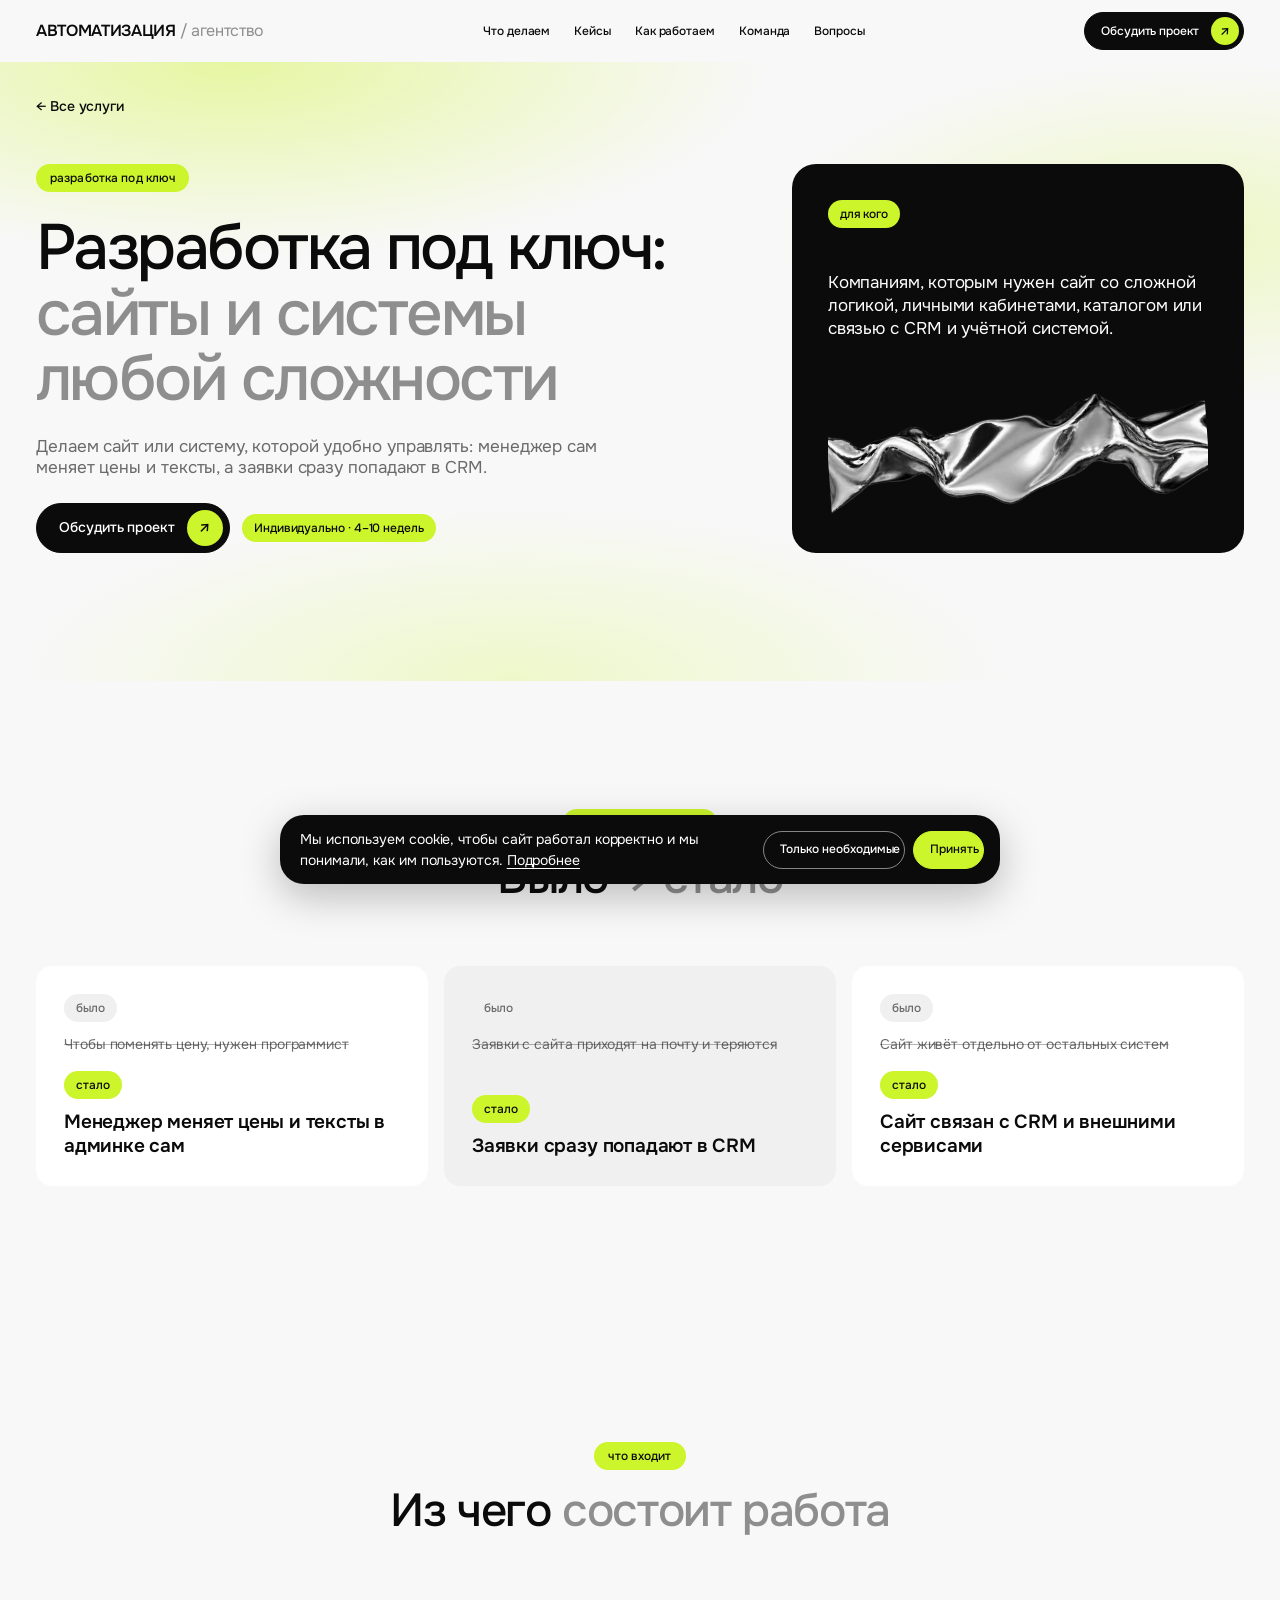
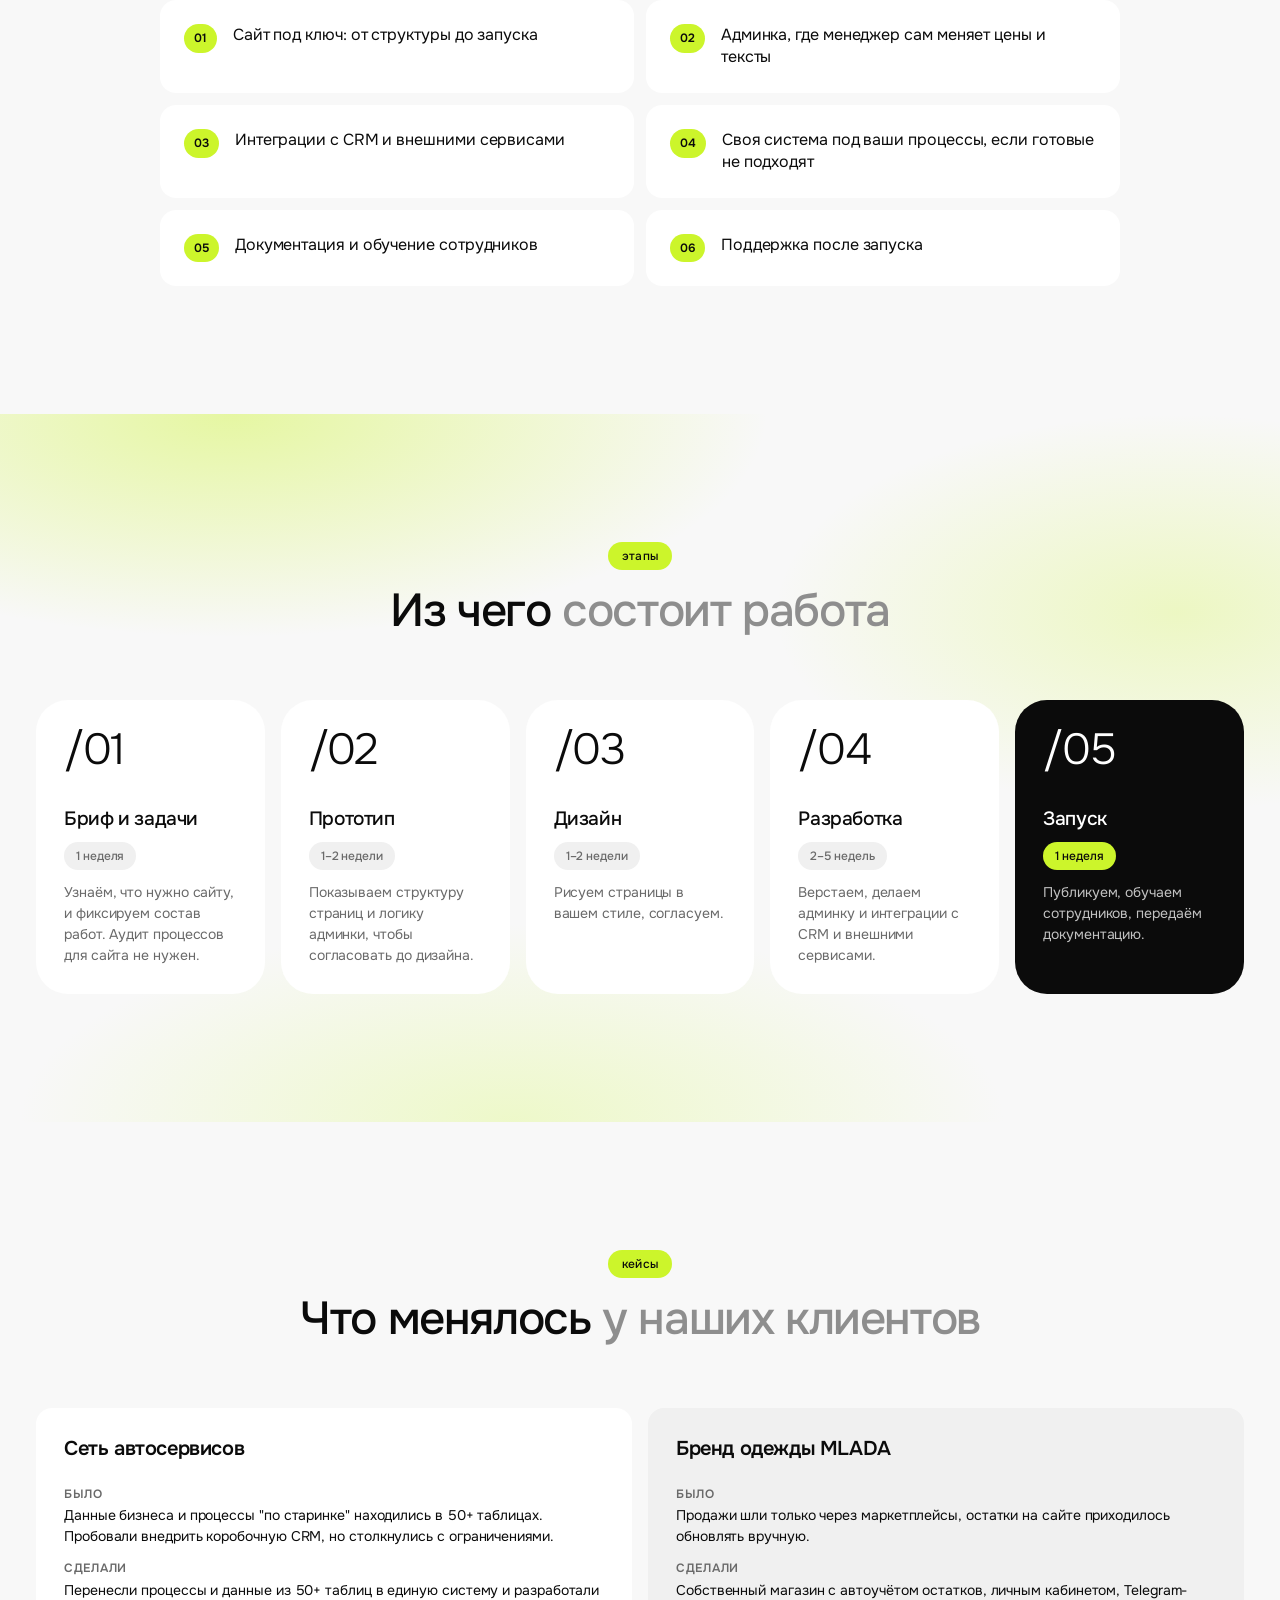
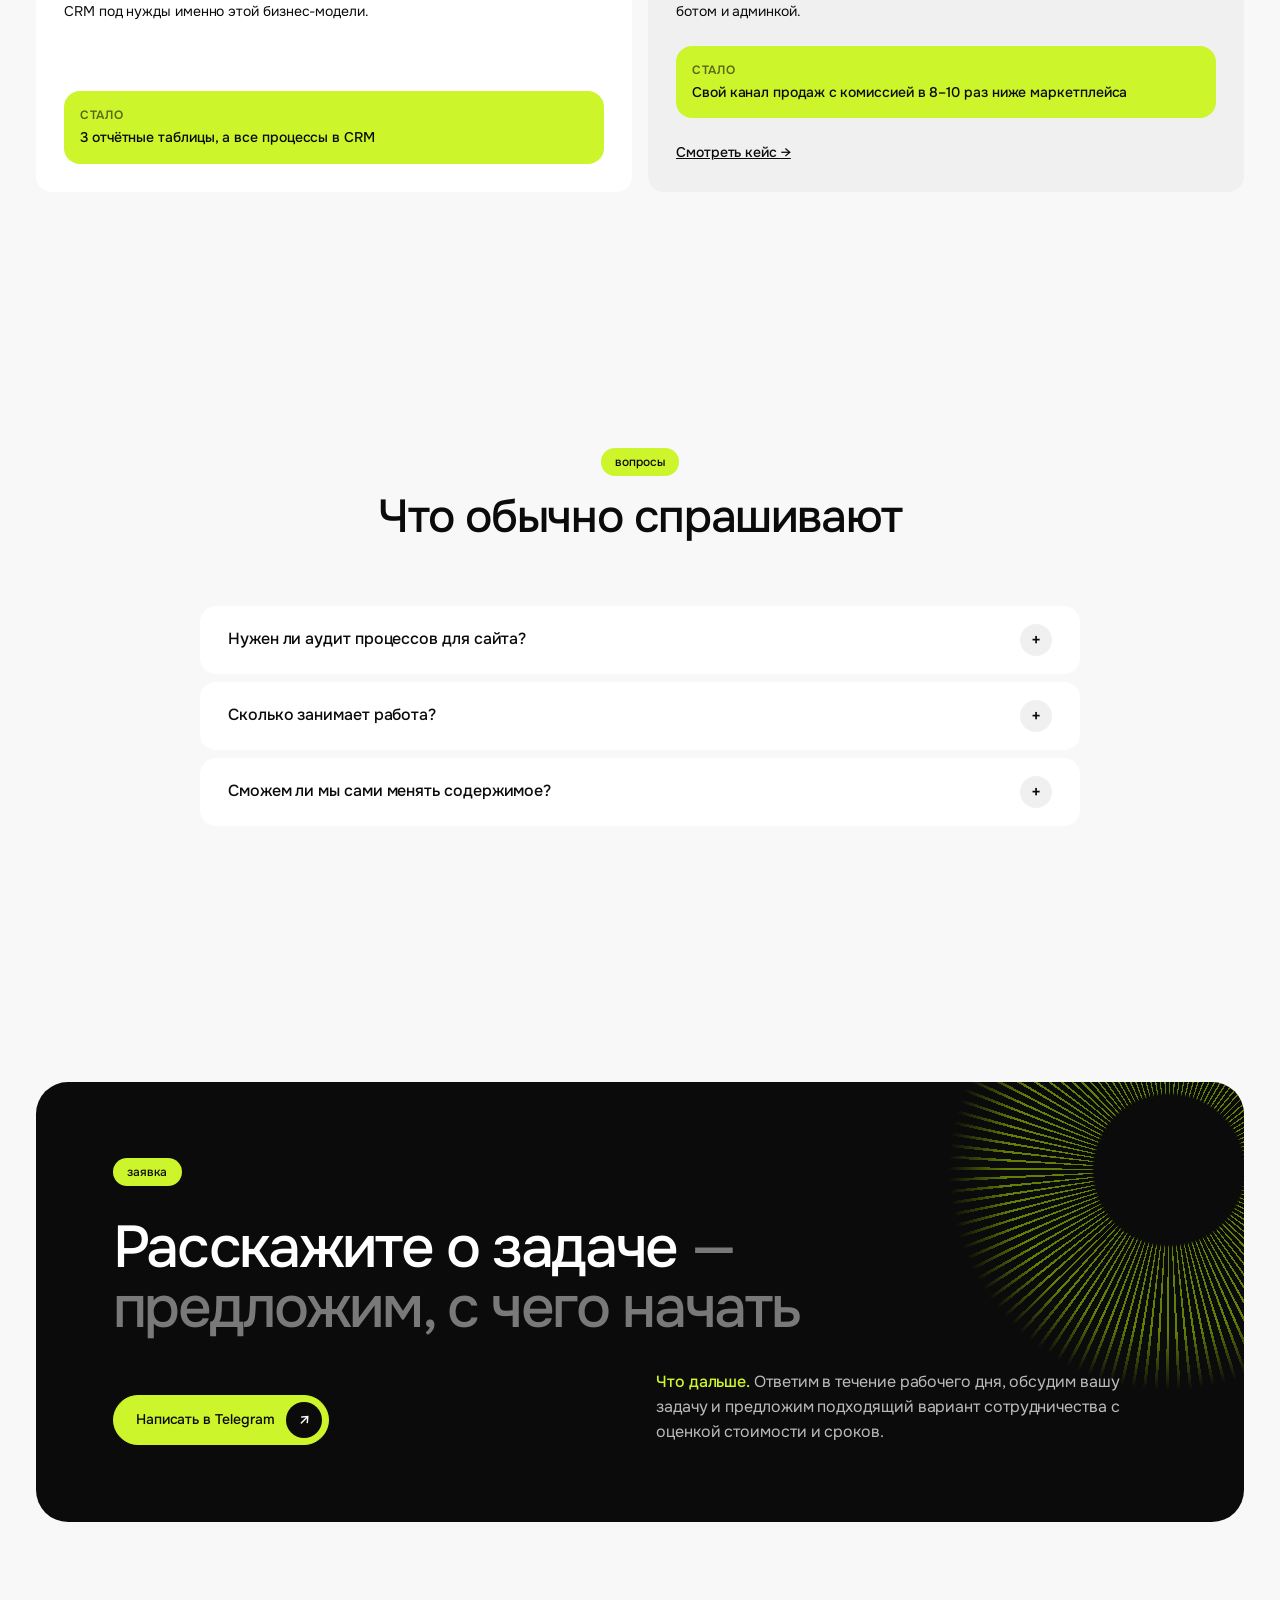
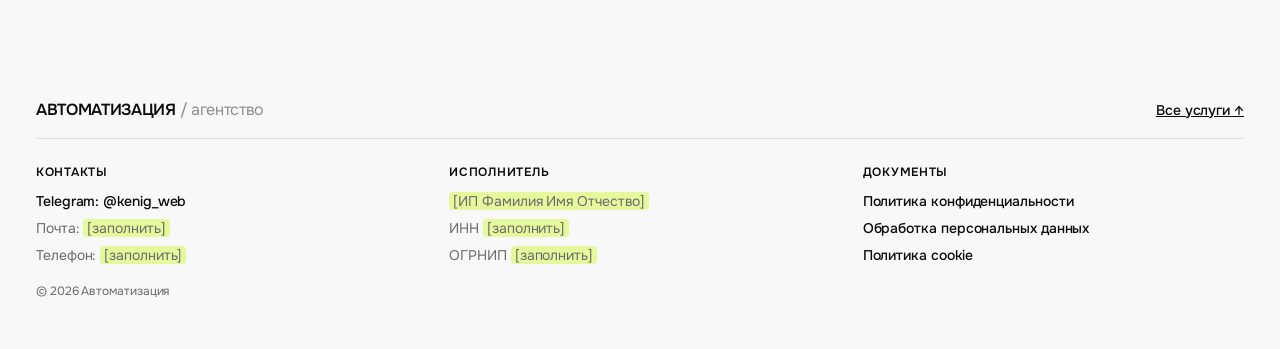
<file: services/websites.html>
<!doctype html>
<html lang="ru">
<head>
  <meta charset="utf-8">
  <meta name="viewport" content="width=device-width, initial-scale=1, viewport-fit=cover">
  <meta name="description" content="Делаем сайт или систему, которой удобно управлять: менеджер сам меняет цены и тексты, а заявки сразу попадают в CRM.">
  <meta name="theme-color" content="#f8f8f8">
  <title>Разработка под ключ | Автоматизация бизнеса</title>
  <script>document.documentElement.classList.add('js');</script>
  <link rel="preconnect" href="https://fonts.googleapis.com">
  <link rel="preconnect" href="https://fonts.gstatic.com" crossorigin>
  <link rel="stylesheet" href="https://fonts.googleapis.com/css2?family=Onest:wght@300;400;500;600&family=Unbounded:wght@500;700&display=swap&subset=cyrillic">
  <link rel="stylesheet" href="../design-system/tokens.css?v=20261127h">
  <link rel="stylesheet" href="../design-system/components.css?v=20261127h">
  <link rel="stylesheet" href="../home.css?v=20261127h">
  <script src="../home.js?v=20261127h" defer></script>
</head>
<body>
  <header class="site-header">
    <div class="container">
      <div class="nav">
        <a class="brand" href="../index.html">АВТОМАТИЗАЦИЯ<span> / агентство</span></a>
        <nav class="nav__links" aria-label="Основная навигация"><a href="../index.html#services">Что делаем</a><a href="../index.html#cases">Кейсы</a><a href="../index.html#method">Как работаем</a><a href="../index.html#team">Команда</a><a href="../index.html#faq">Вопросы</a></nav>
        <a class="btn btn--sm header-cta" href="#apply">Обсудить проект <span class="btn__arrow" aria-hidden="true">↗</span></a>
        <details class="mobile-menu"><summary class="btn btn--sm btn--plain" aria-label="Открыть меню">Меню</summary><nav aria-label="Мобильная навигация"><a href="../index.html#services">Что делаем</a><a href="../index.html#cases">Кейсы</a><a href="../index.html#method">Как работаем</a><a href="../index.html#team">Команда</a><a href="../index.html#faq">Вопросы</a><a href="https://t.me/kenig_web" target="_blank" rel="noopener noreferrer">Обсудить проект ↗</a></nav></details>
      </div>
    </div>
  </header>
  <main>
    <section class="section section--wash svc-hero" aria-labelledby="h1">
      <div class="container">
        <a class="svc-hero__back small" href="../index.html#services">← Все услуги</a>
        <div class="svc-hero__grid">
          <div class="svc-hero__main">
            <span class="eyebrow">разработка под ключ</span>
            <h1 class="display svc-hero__title" id="h1">Разработка под ключ: <span class="muted-part">сайты и системы любой сложности</span></h1>
            <p class="lead">Делаем сайт или систему, которой удобно управлять: менеджер сам меняет цены и тексты, а заявки сразу попадают в CRM.</p>
            <div class="hero__actions"><a class="btn" href="#apply">Обсудить проект <span class="btn__arrow" aria-hidden="true">↗</span></a><span class="chip chip--lime">Индивидуально · 4–10 недель</span></div>
          </div>
          <aside class="tile tile--ink svc-hero__who"><span class="chip chip--lime">для кого</span><p class="tile__text">Компаниям, которым нужен сайт со сложной логикой, личными кабинетами, каталогом или связью с CRM и учётной системой.</p><div class="chrome" style="--rot:-8deg" aria-hidden="true"></div></aside>
        </div>
      </div>
    </section>

    

        <section class="section" aria-labelledby="t-tasks">
      <div class="container">
        <div class="section-head"><span class="eyebrow">какие задачи решает</span><h2 class="h2" id="t-tasks">Было <span class="muted-part">→ стало</span></h2></div>
        <div class="grid-6"><article class="tile  task span-2" data-reveal><span class="chip">было</span><p class="tile__text task__was">Чтобы поменять цену, нужен программист</p><span class="chip chip--lime">стало</span><p class="tile__title">Менеджер меняет цены и тексты в админке сам</p></article><article class="tile tile--grey task span-2" data-reveal><span class="chip">было</span><p class="tile__text task__was">Заявки с сайта приходят на почту и теряются</p><span class="chip chip--lime">стало</span><p class="tile__title">Заявки сразу попадают в CRM</p></article><article class="tile  task span-2" data-reveal><span class="chip">было</span><p class="tile__text task__was">Сайт живёт отдельно от остальных систем</p><span class="chip chip--lime">стало</span><p class="tile__title">Сайт связан с CRM и внешними сервисами</p></article></div>
      </div>
    </section>

        <section class="section" aria-labelledby="t-inc">
      <div class="container">
        <div class="section-head"><span class="eyebrow">что входит</span><h2 class="h2" id="t-inc">Из чего <span class="muted-part">состоит работа</span></h2></div>
        <ul class="incl" data-reveal><li>Сайт под ключ: от структуры до запуска</li><li>Админка, где менеджер сам меняет цены и тексты</li><li>Интеграции с CRM и внешними сервисами</li><li>Своя система под ваши процессы, если готовые не подходят</li><li>Документация и обучение сотрудников</li><li>Поддержка после запуска</li></ul>
      </div>
    </section>

    

        <section class="section section--wash" aria-labelledby="t-steps">
      <div class="container">
        <div class="section-head"><span class="eyebrow">этапы</span><h2 class="h2" id="t-steps">Из чего <span class="muted-part">состоит работа</span></h2></div>
        <ol class="tl" style="--n:5"><li class="tl__item" data-reveal><div class="tl__card"><span class="tl__num" aria-hidden="true">/01</span><h3 class="tl__title">Бриф и задачи</h3><span class="chip">1 неделя</span><p class="tl__text">Узнаём, что нужно сайту, и фиксируем состав работ. Аудит процессов для сайта не нужен.</p></div></li><li class="tl__item" data-reveal><div class="tl__card"><span class="tl__num" aria-hidden="true">/02</span><h3 class="tl__title">Прототип</h3><span class="chip">1–2 недели</span><p class="tl__text">Показываем структуру страниц и логику админки, чтобы согласовать до дизайна.</p></div></li><li class="tl__item" data-reveal><div class="tl__card"><span class="tl__num" aria-hidden="true">/03</span><h3 class="tl__title">Дизайн</h3><span class="chip">1–2 недели</span><p class="tl__text">Рисуем страницы в вашем стиле, согласуем.</p></div></li><li class="tl__item" data-reveal><div class="tl__card"><span class="tl__num" aria-hidden="true">/04</span><h3 class="tl__title">Разработка</h3><span class="chip">2–5 недель</span><p class="tl__text">Верстаем, делаем админку и интеграции с CRM и внешними сервисами.</p></div></li><li class="tl__item" data-reveal><div class="tl__card"><span class="tl__num" aria-hidden="true">/05</span><h3 class="tl__title">Запуск</h3><span class="chip">1 неделя</span><p class="tl__text">Публикуем, обучаем сотрудников, передаём документацию.</p></div></li></ol>
      </div>
    </section>

        <section class="section" aria-labelledby="t-cases">
      <div class="container">
        <div class="section-head"><span class="eyebrow">кейсы</span><h2 class="h2" id="t-cases">Что менялось <span class="muted-part">у наших клиентов</span></h2></div>
        <div class="grid-6 cases-2"><article class="tile case span-3" data-reveal><div class="case__head"><h3 class="tile__title">Сеть автосервисов</h3></div><dl><div><dt>Было</dt><dd>Данные бизнеса и процессы "по старинке" находились в 50+ таблицах. Пробовали внедрить коробочную CRM, но столкнулись с ограничениями.</dd></div><div><dt>Сделали</dt><dd>Перенесли процессы и данные из 50+ таблиц в единую систему и разработали CRM под нужды именно этой бизнес-модели.</dd></div></dl><p class="case__result"><span>Стало</span>3 отчётные таблицы, а все процессы в CRM</p></article><article class="tile tile--grey case span-3" data-reveal><div class="case__head"><h3 class="tile__title">Бренд одежды MLADA</h3></div><dl><div><dt>Было</dt><dd>Продажи шли только через маркетплейсы, остатки на сайте приходилось обновлять вручную.</dd></div><div><dt>Сделали</dt><dd>Собственный магазин с автоучётом остатков, личным кабинетом, Telegram-ботом и админкой.</dd></div></dl><p class="case__result"><span>Стало</span>Свой канал продаж с комиссией в 8–10 раз ниже маркетплейса</p><a class="tile__link" href="../cases/mlada.html">Смотреть кейс <span aria-hidden="true">→</span></a></article></div>
      </div>
    </section>

        <section class="section" aria-labelledby="t-faq">
      <div class="container">
        <div class="section-head"><span class="eyebrow">вопросы</span><h2 class="h2" id="t-faq">Что обычно спрашивают</h2></div>
        <div class="faq"><details><summary>Нужен ли аудит процессов для сайта?<span class="plus" aria-hidden="true">+</span></summary><p>Нет. Сайт делаем по брифу, без аудита.</p></details><details><summary>Сколько занимает работа?<span class="plus" aria-hidden="true">+</span></summary><p>Обычно от 4 до 10 недель, зависит от сложности.</p></details><details><summary>Сможем ли мы сами менять содержимое?<span class="plus" aria-hidden="true">+</span></summary><p>Да, для этого и делаем админку. Обучим ваших сотрудников и передадим документацию.</p></details></div>
      </div>
    </section>

    <section class="section" id="apply" aria-labelledby="final-title">
      <div class="container">
        <div class="final" data-reveal>
          <div class="rays" aria-hidden="true"></div>
          <span class="eyebrow">заявка</span>
          <h2 class="display final__title" id="final-title">Расскажите о задаче <span class="muted-part">— предложим, с чего начать</span></h2>
          <div class="final__row">
            <div class="final__cta"><a class="btn btn--lime" href="https://t.me/kenig_web" target="_blank" rel="noopener noreferrer">Написать в Telegram <span class="btn__arrow" aria-hidden="true">↗</span></a></div>
            <p><strong style="color:var(--accent);font-weight:500">Что дальше.</strong> Ответим в течение рабочего дня, обсудим вашу задачу и предложим подходящий вариант сотрудничества с оценкой стоимости и сроков.</p>
          </div>
        </div>
      </div>
    </section>
  </main>
  <footer class="container footer">
    <a class="brand" href="../index.html">АВТОМАТИЗАЦИЯ<span> / агентство</span></a>
    <div class="footer__links"><a href="../index.html#services">Все услуги ↑</a></div>
    <div class="footer__legal">
      <div class="footer__col">
        <h3 class="footer__h">Контакты</h3>
        <a href="https://t.me/kenig_web" target="_blank" rel="noopener noreferrer">Telegram: @kenig_web</a>
        <span>Почта: <em class="footer__todo">[заполнить]</em></span>
        <span>Телефон: <em class="footer__todo">[заполнить]</em></span>
      </div>
      <div class="footer__col">
        <h3 class="footer__h">Исполнитель</h3>
        <span><em class="footer__todo">[ИП Фамилия Имя Отчество]</em></span>
        <span>ИНН <em class="footer__todo">[заполнить]</em></span>
        <span>ОГРНИП <em class="footer__todo">[заполнить]</em></span>
      </div>
      <div class="footer__col">
        <h3 class="footer__h">Документы</h3>
        <a href="../privacy.html">Политика конфиденциальности</a>
        <a href="../personal-data.html">Обработка персональных данных</a>
        <a href="../cookies.html">Политика cookie</a>
      </div>
    </div>
    <p class="footer__copy">© 2026 Автоматизация</p>
  </footer>
</body>
</html>
</file>
<file: design-system/tokens.css>
/* ==========================================================================
   Дизайн-система «Лайм и чернила» — токены
   Источник: папка РЕФЕРЕНСЫ (светлый стиль, кислотный лайм + чёрный,
   ч/б фото, хромовое 3D). Тема одна, светлая.

   Шрифты подключаются в <head> страницы (кириллица обязательна):
   <link rel="stylesheet" href="https://fonts.googleapis.com/css2?family=Onest:wght@300;400;500;600&family=Unbounded:wght@500;700&display=swap&subset=cyrillic">
   ========================================================================== */

:root {
  color-scheme: light;

  /* ---------- Примитивы: чернила и бумага ---------- */
  --ink-950: #0b0b0b;   /* почти чёрный: заголовки, кнопки, тёмные плитки */
  --ink-800: #232323;
  --ink-600: #6a6a6a;   /* второстепенный текст, контраст 5.3:1 на белом */
  --ink-400: #8e8e8e;   /* только крупный текст (вторая половина заголовка) */

  --paper-0:   #ffffff;
  --paper-50:  #f8f8f8; /* основной фон страницы */
  --paper-100: #f0f0f0; /* серые плитки */
  --paper-200: #e6e6e6;
  --paper-300: #d9d9d9; /* «выделенная» серая плитка, разделители */

  /* ---------- Примитивы: лайм (единственный акцент) ---------- */
  --lime-100: #f4fcd6;  /* лёгкая заливка */
  --lime-200: #e3f99b;  /* дымка на фоне */
  --lime-500: #ccf52b;  /* плашки, кнопки, карточки */
  --lime-600: #b9f500;  /* гигантские слова, лучи, декор */

  /* ---------- Редкий контраст (один блок на страницу, не больше) ---------- */
  --cobalt-600: #1b2fd8;

  /* ---------- Семантические цвета ---------- */
  --bg:             var(--paper-50);
  --bg-raised:      var(--paper-0);
  --surface:        var(--paper-0);
  --surface-muted:  var(--paper-100);
  --surface-strong: var(--paper-300);
  --surface-ink:    var(--ink-950);
  --surface-accent: var(--lime-500);

  --text:           var(--ink-950);
  --text-muted:     var(--ink-600);
  --text-faint:     var(--ink-400);   /* не для мелкого текста */
  --text-on-ink:    var(--paper-0);
  --text-on-accent: var(--ink-950);   /* на лайме текст всегда чёрный */

  --accent:         var(--lime-500);
  --accent-deep:    var(--lime-600);
  --accent-soft:    var(--lime-200);

  --line:           rgba(11, 11, 11, 0.1);
  --line-strong:    rgba(11, 11, 11, 0.85);
  --focus:          var(--ink-950);

  /* ---------- Фон-«дымка» с лаймовыми пятнами ---------- */
  --wash-lime:
    radial-gradient(60% 45% at 18% 0%, rgba(204, 245, 43, 0.42), transparent 70%),
    radial-gradient(45% 40% at 92% 28%, rgba(204, 245, 43, 0.26), transparent 70%),
    radial-gradient(55% 40% at 40% 100%, rgba(227, 249, 155, 0.5), transparent 70%),
    var(--bg);

  /* ---------- Шрифты ---------- */
  --font-text:    "Onest", ui-sans-serif, system-ui, -apple-system, "Segoe UI", Roboto, Arial, sans-serif;
  --font-display: "Onest", ui-sans-serif, system-ui, -apple-system, "Segoe UI", Roboto, Arial, sans-serif;
  --font-accent:  "Unbounded", "Onest", ui-sans-serif, system-ui, sans-serif; /* только гигантские слова и цифры */

  /* ---------- Размеры шрифта (fluid) ---------- */
  --fs-ghost:   clamp(5.5rem, 21vw, 17rem);
  --fs-display: clamp(2.75rem, 7vw, 5.5rem);
  --fs-h1:      clamp(2.25rem, 4.8vw, 4rem);
  --fs-h2:      clamp(1.875rem, 3.6vw, 3rem);
  --fs-h3:      clamp(1.25rem, 1.8vw, 1.5rem);
  --fs-lead:    clamp(1.0625rem, 1.3vw, 1.25rem);
  --fs-body:    1rem;
  --fs-small:   0.875rem;
  --fs-micro:   0.75rem;
  --fs-index:   clamp(2rem, 3.4vw, 2.75rem);   /* «/01» */
  --fs-stat:    clamp(2.5rem, 4.4vw, 3.75rem); /* «95%» */

  --lh-tight:  1.02;
  --lh-head:   1.08;
  --lh-snug:   1.25;
  --lh-body:   1.55;

  --tracking-display: -0.04em;
  --tracking-head:    -0.03em;
  --tracking-text:    -0.005em;
  --tracking-micro:    0.01em;

  --fw-light:   300;
  --fw-regular: 400;
  --fw-medium:  500;
  --fw-semi:    600;

  /* ---------- Отступы (шаг 4px) ---------- */
  --space-1: 4px;
  --space-2: 8px;
  --space-3: 12px;
  --space-4: 16px;
  --space-5: 24px;
  --space-6: 32px;
  --space-7: 48px;
  --space-8: 64px;
  --space-9: 96px;
  --space-10: 128px;

  --gutter:      max(16px, env(safe-area-inset-left, 0px));
  --container:   1240px;
  --section-y:   clamp(72px, 10vw, 144px);
  --grid-gap:    clamp(10px, 1.4vw, 16px);

  /* ---------- Скругления ---------- */
  --r-xs:   6px;    /* мелкие чипы и плотные плитки */
  --r-md:   16px;   /* карточки и поля */
  --r-lg:   24px;   /* крупные карточки, блоки */
  --r-xl:   32px;   /* секции-плашки, фото */
  --r-pill: 999px;  /* кнопки, метки, фильтры */

  /* ---------- Тени (почти невидимые) ---------- */
  --shadow-card: 0 1px 2px rgba(11, 11, 11, 0.04), 0 14px 36px -16px rgba(11, 11, 11, 0.16);
  --shadow-float: 0 2px 4px rgba(11, 11, 11, 0.05), 0 28px 60px -20px rgba(11, 11, 11, 0.22);

  /* ---------- Движение ---------- */
  --ease-out: cubic-bezier(0.2, 0.7, 0.2, 1);
  --dur-fast: 160ms;
  --dur-base: 320ms;
  --dur-slow: 700ms;

  /* ---------- Слои ---------- */
  --z-nav: 50;
  --z-overlay: 100;
}
</file>
<file: design-system/components.css>
/* ==========================================================================
   Дизайн-система «Лайм и чернила» — компоненты
   Подключать после tokens.css. Все значения берутся из токенов.
   ========================================================================== */

*,
*::before,
*::after { box-sizing: border-box; }

html { -webkit-text-size-adjust: 100%; }

body {
  margin: 0;
  background: var(--bg);
  color: var(--text);
  font-family: var(--font-text);
  font-size: var(--fs-body);
  line-height: var(--lh-body);
  letter-spacing: var(--tracking-text);
  -webkit-font-smoothing: antialiased;
  text-rendering: optimizeLegibility;
}

img, svg, video { max-width: 100%; display: block; }
a { color: inherit; }

:focus-visible {
  outline: 2px solid var(--focus);
  outline-offset: 3px;
  border-radius: var(--r-xs);
}

/* ---------- Макет ---------- */
.container {
  width: 100%;
  max-width: var(--container);
  margin-inline: auto;
  padding-left: max(16px, env(safe-area-inset-left, 0px));
  padding-right: max(16px, env(safe-area-inset-right, 0px));
}

.section {
  position: relative;
  padding-block: var(--section-y);
  overflow-x: clip;
}

.section--wash { background: var(--wash-lime); }

/* ---------- Типографика ---------- */
.display, .h1, .h2, .h3 {
  margin: 0;
  font-family: var(--font-display);
  font-weight: var(--fw-medium);
  text-wrap: balance;
}
.display { font-size: var(--fs-display); line-height: var(--lh-tight); letter-spacing: var(--tracking-display); }
.h1      { font-size: var(--fs-h1);      line-height: var(--lh-head);  letter-spacing: var(--tracking-head); }
.h2      { font-size: var(--fs-h2);      line-height: var(--lh-head);  letter-spacing: var(--tracking-head); }
.h3      { font-size: var(--fs-h3);      line-height: var(--lh-snug);  letter-spacing: -0.015em; font-weight: var(--fw-semi); }

/* Вторая половина заголовка серым — фирменный приём */
.muted-part { color: var(--text-faint); }

.lead  { margin: 0; font-size: var(--fs-lead); line-height: var(--lh-snug); color: var(--text-muted); text-wrap: pretty; }
.body  { margin: 0; color: var(--text-muted); text-wrap: pretty; max-width: 62ch; }
.small { margin: 0; font-size: var(--fs-small); line-height: 1.45; color: var(--text-muted); }

.center { text-align: center; margin-inline: auto; }

/* Блок заголовка секции: плашка + двухцветный заголовок */
.section-head {
  display: flex;
  flex-direction: column;
  align-items: center;
  gap: var(--space-4);
  max-width: 880px;
  margin: 0 auto var(--space-8);
  text-align: center;
}

/* ---------- Плашка-эйбрау (лайм, строчные) ---------- */
.eyebrow {
  display: inline-flex;
  align-items: center;
  min-height: 28px;
  padding: 4px 14px;
  border-radius: var(--r-pill);
  background: var(--surface-accent);
  color: var(--text-on-accent);
  font-size: var(--fs-micro);
  font-weight: var(--fw-medium);
  letter-spacing: var(--tracking-micro);
  line-height: 1;
  text-transform: lowercase;
}

/* ---------- Кнопки ---------- */
.btn {
  --btn-bg: var(--surface-ink);
  --btn-fg: var(--text-on-ink);
  display: inline-flex;
  align-items: center;
  justify-content: center;
  gap: var(--space-3);
  min-height: 48px;
  padding: 6px 6px 6px 22px;
  border: 1px solid var(--btn-bg);
  border-radius: var(--r-pill);
  background: var(--btn-bg);
  color: var(--btn-fg);
  font: inherit;
  font-size: var(--fs-small);
  font-weight: var(--fw-medium);
  letter-spacing: var(--tracking-text);
  text-decoration: none;
  cursor: pointer;
  transition: transform var(--dur-fast) var(--ease-out), background var(--dur-base) var(--ease-out), color var(--dur-base) var(--ease-out);
}
.btn:hover { transform: translateY(-1px); }
.btn:active { transform: translateY(0); }

/* Стрелка ↗ в кружке */
.btn__arrow {
  display: grid;
  place-items: center;
  width: 36px;
  height: 36px;
  border-radius: 50%;
  background: var(--surface-accent);
  color: var(--text-on-accent);
  font-size: 1rem;
  line-height: 1;
  transition: transform var(--dur-base) var(--ease-out);
}
.btn:hover .btn__arrow { transform: rotate(45deg); }

.btn--lime  { --btn-bg: var(--surface-accent); --btn-fg: var(--text-on-accent); }
.btn--lime .btn__arrow { background: var(--surface-ink); color: var(--text-on-ink); }

.btn--outline {
  --btn-fg: var(--text);
  background: transparent;
  border-color: var(--line-strong);
}
.btn--outline .btn__arrow { background: transparent; color: var(--text); width: 28px; height: 28px; }

.btn--sm { min-height: 38px; padding: 4px 4px 4px 16px; font-size: var(--fs-micro); }
.btn--sm .btn__arrow { width: 28px; height: 28px; font-size: 0.875rem; }

/* Кнопка без стрелки */
.btn--plain { padding-right: 22px; }

/* ---------- Метки и чипы ---------- */
.chip {
  display: inline-flex;
  align-items: center;
  gap: var(--space-2);
  min-height: 28px;
  padding: 4px 12px;
  border-radius: var(--r-pill);
  background: var(--surface-muted);
  color: var(--text-muted);
  font-size: var(--fs-micro);
  font-weight: var(--fw-medium);
  line-height: 1;
  white-space: nowrap;
}
.chip--outline { background: transparent; border: 1px solid var(--line-strong); color: var(--text); padding: 8px 16px; font-size: var(--fs-small); }
.chip--active  { background: var(--surface-ink); color: var(--text-on-ink); }
.chip--lime    { background: var(--surface-accent); color: var(--text-on-accent); }

/* ---------- Плитки (bento) ---------- */
.bento {
  display: grid;
  gap: var(--grid-gap);
  grid-template-columns: repeat(4, minmax(0, 1fr));
}

.tile {
  position: relative;
  display: flex;
  flex-direction: column;
  gap: var(--space-4);
  min-width: 0;
  padding: clamp(20px, 2.2vw, 28px);
  border-radius: var(--r-md);
  background: var(--surface);
  color: var(--text);
  overflow: hidden;
}
.tile--grey   { background: var(--surface-muted); }
.tile--strong { background: var(--surface-strong); }
.tile--lime   { background: var(--surface-accent); color: var(--text-on-accent); }
.tile--ink    { background: var(--surface-ink); color: var(--text-on-ink); }
.tile--ink .small, .tile--ink .body { color: rgba(255, 255, 255, 0.72); }
.tile--lime .small, .tile--lime .body { color: rgba(11, 11, 11, 0.72); }

.tile--span-2 { grid-column: span 2; }
.tile--tall   { grid-row: span 2; }

.tile__title { margin: 0; font-size: 1.0625rem; font-weight: var(--fw-semi); line-height: var(--lh-snug); letter-spacing: -0.01em; }
.tile__text  { margin: 0; font-size: var(--fs-small); line-height: 1.5; color: var(--text-muted); text-wrap: pretty; }
.tile--ink .tile__text  { color: rgba(255, 255, 255, 0.72); }
.tile--lime .tile__text { color: rgba(11, 11, 11, 0.72); }

/* ---------- Шаг процесса «/01» ---------- */
.step { gap: var(--space-5); min-height: 340px; }
.step__index {
  font-size: var(--fs-index);
  font-weight: var(--fw-light);
  line-height: 1;
  letter-spacing: var(--tracking-head);
}
.step__body { margin-top: auto; display: flex; flex-direction: column; gap: var(--space-3); align-items: flex-start; }

/* ---------- Цифра-метрика ---------- */
.stat { min-height: 220px; justify-content: space-between; }
.stat__value {
  font-size: var(--fs-stat);
  font-weight: var(--fw-regular);
  line-height: 1;
  letter-spacing: var(--tracking-head);
  font-variant-numeric: tabular-nums;
}

/* ---------- Тариф / продукт ---------- */
.plan { gap: var(--space-4); min-height: 440px; }
.plan__list {
  display: flex;
  flex-direction: column;
  gap: var(--space-2);
  margin: 0;
  padding: 0;
  list-style: none;
  font-size: var(--fs-small);
  line-height: 1.45;
  color: var(--text-muted);
}
.plan__list li { display: flex; gap: var(--space-2); }
.plan__list li::before { content: "–"; flex: none; color: var(--text-faint); }
.plan__foot { margin-top: auto; }
.plan__foot .btn { width: 100%; justify-content: space-between; }

/* ---------- Строка фактов «● ФАКТ —— ● ФАКТ» ---------- */
.facts {
  display: flex;
  flex-wrap: wrap;
  align-items: center;
  justify-content: center;
  gap: var(--space-4) var(--space-5);
  margin: 0;
  padding: 0;
  list-style: none;
  font-size: var(--fs-micro);
  font-weight: var(--fw-semi);
  letter-spacing: 0.04em;
  text-transform: uppercase;
}
.facts li { display: inline-flex; align-items: center; gap: var(--space-2); }
.facts li + li::before {
  content: "";
  display: block;
  width: clamp(24px, 6vw, 88px);
  height: 1px;
  margin-right: var(--space-3);
  background: var(--line-strong);
}
.facts__dot { width: 8px; height: 8px; border-radius: 50%; background: var(--ink-950); }

/* ---------- Декор: гигантское слово ---------- */
.ghost-word {
  position: absolute;
  z-index: 0;
  margin: 0;
  max-width: none;
  font-family: var(--font-accent);
  font-size: var(--fs-ghost);
  font-weight: 700;
  line-height: 0.9;
  letter-spacing: -0.06em;
  color: var(--accent-deep);
  white-space: nowrap;
  pointer-events: none;
  user-select: none;
}
.has-ghost > *:not(.ghost-word) { position: relative; z-index: 1; }

/* ---------- Декор: лучи-«солнце» ---------- */
.rays {
  position: absolute;
  aspect-ratio: 1;
  width: min(64vw, 440px);
  border-radius: 50%;
  background: repeating-conic-gradient(from 0deg, var(--accent-deep) 0 0.8deg, transparent 0.8deg 3deg);
  -webkit-mask: radial-gradient(circle, transparent 24%, #000 25%, #000 52%, transparent 71%);
          mask: radial-gradient(circle, transparent 24%, #000 25%, #000 52%, transparent 71%);
  opacity: 0.7;
  pointer-events: none;
}

/* ---------- Декор: четырёхлучевая искра ---------- */
.spark {
  display: block;
  aspect-ratio: 1;
  width: 72px;
  background: var(--accent);
  clip-path: polygon(50% 0, 62% 38%, 100% 50%, 62% 62%, 50% 100%, 38% 62%, 0 50%, 38% 38%);
}

/* ---------- Фото: ч/б и круглое с лаймовым кольцом ---------- */
.photo {
  overflow: hidden;
  border-radius: var(--r-lg);
  background: var(--surface-muted);
}
.photo img { width: 100%; height: 100%; object-fit: cover; filter: grayscale(1) contrast(1.05); }

.photo--ring {
  border-radius: 50%;
  aspect-ratio: 1;
  border: 8px solid var(--bg);
  box-shadow: 0 0 0 6px var(--accent);
}

/* ---------- Шапка ---------- */
.nav {
  position: sticky;
  top: env(safe-area-inset-top, 0px);
  z-index: var(--z-nav);
  display: flex;
  align-items: center;
  justify-content: space-between;
  gap: var(--space-5);
  padding: 12px 0;
}
.nav__links { display: flex; flex-wrap: wrap; gap: var(--space-5); font-size: var(--fs-micro); font-weight: var(--fw-medium); }
.nav__links a { text-decoration: none; }
.nav__links a:hover { text-decoration: underline; text-underline-offset: 4px; }

/* ---------- Появление при скролле ---------- */
@media (prefers-reduced-motion: no-preference) {
  .reveal { animation: reveal var(--dur-slow) var(--ease-out) both; }
  @keyframes reveal { from { opacity: 0; transform: translateY(16px); } to { opacity: 1; transform: none; } }
}

/* ---------- Адаптив ---------- */
@media (max-width: 960px) {
  .bento { grid-template-columns: repeat(2, minmax(0, 1fr)); }
}
@media (max-width: 560px) {
  .bento { grid-template-columns: minmax(0, 1fr); }
  .tile--span-2 { grid-column: auto; }
  .step, .stat, .plan { min-height: 0; }
  .nav__links { display: none; }
}

@media (prefers-reduced-motion: reduce) {
  .btn, .btn__arrow { transition: none; }
  .btn:hover { transform: none; }
}
</file>
<file: home.css>
/* Главная страница: раскладка поверх design-system/components.css */

html { scroll-behavior: smooth; }
@media (prefers-reduced-motion: reduce) { html { scroll-behavior: auto; } }
section[id] { scroll-margin-top: 72px; }

p a, .link { text-underline-offset: 3px; }
.cases-more { margin: var(--space-6) 0 0; text-align: right; }
.cases-more .link { font-size: var(--fs-lead); font-weight: var(--fw-medium); color: var(--text); text-decoration: underline; text-decoration-thickness: 1px; }
.cases-more .link:hover { text-decoration-thickness: 2px; }

/* ---------- Шапка ---------- */
.site-header {
  position: sticky;
  top: env(safe-area-inset-top, 0px);
  z-index: var(--z-nav);
  background: color-mix(in srgb, var(--bg) 82%, transparent);
  -webkit-backdrop-filter: blur(14px);
          backdrop-filter: blur(14px);
}
.site-header .nav { position: static; }
.brand { font-weight: var(--fw-semi); letter-spacing: -0.02em; text-decoration: none; white-space: nowrap; }
.brand span { color: var(--text-faint); font-weight: var(--fw-regular); }

.mobile-menu { display: none; position: relative; }
.mobile-menu summary { list-style: none; cursor: pointer; padding-inline: 16px; }
.mobile-menu summary::-webkit-details-marker { display: none; }
.mobile-menu nav {
  position: absolute; right: 0; top: calc(100% + 8px);
  display: flex; flex-direction: column; gap: 4px; min-width: 220px; padding: 8px;
  background: var(--surface); border-radius: var(--r-md); box-shadow: var(--shadow-float);
}
.mobile-menu nav a { padding: 12px 14px; border-radius: var(--r-xs); text-decoration: none; font-weight: var(--fw-medium); }
.mobile-menu nav a:hover { background: var(--surface-muted); }
.mobile-menu nav a.mobile-menu__cta { margin-top: 6px; text-align: center; border-radius: 999px; background: var(--surface-accent); color: var(--text-on-accent, #0b0b0b); }
.mobile-menu nav a.mobile-menu__cta:hover { background: var(--surface-accent); filter: brightness(.96); }

@media (max-width: 900px) {
  .site-header .nav__links { display: none; }
  .site-header .header-cta { display: none; }
  .mobile-menu { display: block; }
}
@media (max-width: 480px) { .brand span { display: none; } }

/* ---------- Первый экран ---------- */
.hero { padding-top: var(--space-7); padding-bottom: var(--space-9); }
.hero .ghost-word { left: 1vw; top: 4%; font-size: clamp(4rem, 15.5vw, 15rem); }
.hero .rays { right: -10vw; top: -2%; }
.hero__content {
  display: flex; flex-direction: column; align-items: center; gap: var(--space-6);
  padding-top: clamp(72px, 9vw, 140px); text-align: center;
}
.hero__lead { max-width: 58ch; }
.hero__actions { display: flex; flex-wrap: wrap; justify-content: center; gap: var(--space-3); }

/* ---------- Сетка на 6 колонок ---------- */
.grid-6 { display: grid; gap: var(--grid-gap); grid-template-columns: repeat(6, minmax(0, 1fr)); }
.span-2 { grid-column: span 2; }
.span-3 { grid-column: span 3; }
.span-4 { grid-column: span 4; }
.span-6 { grid-column: 1 / -1; }
@media (max-width: 960px) {
  .grid-6 { grid-template-columns: repeat(2, minmax(0, 1fr)); }
  .span-2, .span-3 { grid-column: span 1; }
  .span-4, .span-6 { grid-column: 1 / -1; }
}
@media (max-width: 600px) {
  .grid-6 { grid-template-columns: minmax(0, 1fr); }
  .span-2, .span-3, .span-4, .span-6 { grid-column: auto; }
}

.tile .chip { align-self: flex-start; }
.tile__link { margin-top: auto; font-size: var(--fs-small); font-weight: var(--fw-medium); }
.tile--ink .tile__link { color: var(--accent); }
.tile__note { margin: 0; padding-top: var(--space-3); border-top: 1px solid rgba(255, 255, 255, 0.18); font-size: var(--fs-small); line-height: 1.5; color: rgba(255, 255, 255, 0.78); }
.tile .h3 { text-wrap: balance; }
.problem { min-height: 260px; }
.problem .step__index { margin-bottom: auto; }

/* ---------- Метод: список этапов в одной белой панели ---------- */
.method { list-style: none; margin: 0; display: flex; flex-direction: column; background: var(--surface); border-radius: var(--r-xl, 32px); padding: clamp(8px, 1.4vw, 16px) clamp(20px, 3vw, 40px); }
.method-row {
  display: grid; grid-template-columns: 48px minmax(0, 1fr); align-items: start; gap: var(--space-4);
  padding-block: clamp(18px, 2vw, 26px); border-bottom: 1px solid var(--line);
}
.method-row:last-child { border-bottom: 0; }
.method-row .step__index {
  display: grid; place-items: center; width: 48px; height: 48px; border-radius: 50%;
  background: var(--surface-accent); color: var(--text-on-accent); font-family: var(--font-text);
  font-size: var(--fs-small); font-weight: var(--fw-medium); letter-spacing: 0; line-height: 1; margin-top: -12px;
}
.method-row__main { display: flex; flex-direction: column; align-items: flex-start; gap: var(--space-2); min-width: 0; }
.method-row .h3 { font-size: clamp(1.1875rem, 1.8vw, 1.4375rem); letter-spacing: -0.02em; line-height: 1.2; }
.method-row .chip { background: var(--surface-muted); }
.method-row .tile__text { font-size: var(--fs-body); line-height: 1.5; margin: 0; max-width: 70ch; color: var(--text-muted) !important; }
.method-row__extra { display: flex; flex-direction: column; gap: var(--space-4); min-width: 0; }
.method-row .plan__list { color: var(--text); }
@media (max-width: 560px) {
  .method { padding: 4px 18px; border-radius: var(--r-lg); }
  .method-row { grid-template-columns: 40px minmax(0, 1fr); gap: var(--space-3); }
  .method-row .step__index { width: 40px; height: 40px; }
  .method-row .tile__text { font-size: var(--fs-small); }
}

/* ---------- Сценарии ---------- */
.case dl { display: flex; flex-direction: column; gap: var(--space-3); margin: 0; }
.case dt { font-size: var(--fs-micro); font-weight: var(--fw-semi); letter-spacing: 0.06em; text-transform: uppercase; color: var(--text-muted); }
.case dd { margin: 2px 0 0; font-size: var(--fs-small); line-height: 1.5; }

/* ---------- Сомнения ---------- */
.objection { min-height: 0; }

/* ---------- Команда ---------- */
.pending { display: flex; flex-direction: column; align-items: center; gap: var(--space-3); padding: clamp(32px, 5vw, 64px); border: 1.5px dashed var(--line-strong); border-radius: var(--r-lg); text-align: center; }

/* ---------- FAQ ---------- */
.faq { display: flex; flex-direction: column; gap: var(--space-2); max-width: 880px; margin-inline: auto; }
.faq details { padding: 0 clamp(18px, 2.4vw, 28px); border-radius: var(--r-md); background: var(--surface); }
.faq summary {
  display: flex; align-items: center; justify-content: space-between; gap: var(--space-4);
  min-height: 68px; list-style: none; cursor: pointer; font-weight: var(--fw-medium);
}
.faq summary::-webkit-details-marker { display: none; }
.faq .plus {
  flex: none; display: grid; place-items: center; width: 32px; height: 32px; border-radius: 50%;
  background: var(--surface-muted); font-size: 1.125rem; line-height: 1;
  transition: transform var(--dur-base) var(--ease-out), background var(--dur-base) var(--ease-out);
}
.faq details[open] .plus { background: var(--surface-accent); transform: rotate(45deg); }
.faq details p { margin: 0 0 22px; max-width: 64ch; color: var(--text-muted); }

/* ---------- Финальный призыв ---------- */
.final {
  position: relative; display: flex; flex-direction: column; gap: var(--space-6); overflow: hidden;
  padding: clamp(32px, 6vw, 88px); border-radius: var(--r-xl);
  background: var(--surface-ink); color: var(--text-on-ink);
}
.final .rays { right: -12%; top: -30%; opacity: 0.5; }
.final > *:not(.rays) { position: relative; z-index: 1; }
.final .display { max-width: 18ch; }
.final .muted-part { color: rgba(255, 255, 255, 0.45); }
.final__row { display: grid; gap: var(--space-6); grid-template-columns: minmax(0, 1fr) minmax(0, 1fr); align-items: end; }
.final__row p { margin: 0; color: rgba(255, 255, 255, 0.72); max-width: 44ch; }
.final__cta { display: flex; flex-direction: column; align-items: flex-start; gap: var(--space-4); }
.final .eyebrow { align-self: flex-start; }
@media (max-width: 760px) { .final__row { grid-template-columns: minmax(0, 1fr); } }

/* ---------- Подвал ---------- */
.footer { display: flex; flex-wrap: wrap; align-items: baseline; justify-content: space-between; gap: var(--space-4) var(--space-6); padding-block: var(--space-7); }
.footer__links { display: flex; gap: var(--space-5); font-size: var(--fs-small); font-weight: var(--fw-medium); }
.footer p { flex-basis: 100%; margin: 0; }

/* ---------- Появление ---------- */
@media (prefers-reduced-motion: no-preference) {
  .js [data-reveal] {
    opacity: 0; transform: translateY(26px);
    transition: opacity 800ms var(--ease-out) var(--d, 0ms), transform 800ms var(--ease-out) var(--d, 0ms);
  }
  .js [data-reveal].is-in { opacity: 1; transform: none; }

  /* карточки приподнимаются при наведении (после появления задержка не нужна) */
  .js .svc.is-in, .js .tile.is-in { transition: opacity 800ms var(--ease-out) var(--d, 0ms), transform 320ms var(--ease-out), box-shadow 320ms var(--ease-out); }
  .js .svc.is-in:hover, .js .tile.is-in:hover { transform: translateY(-4px); box-shadow: var(--shadow-card); }

  /* хром: плавный параллакс от скролла (значения задаёт home.js) */
  .chrome::before { translate: var(--px, 0px) var(--py, 0px); }
  /* вращение гигантских лучей */
  .rays { animation: rays-spin 90s linear infinite; }
  @keyframes rays-spin { to { transform: rotate(1turn); } }
}

/* ==========================================================================
   Переработка главной (20.11.2026): hero, карточки услуг, кейсы, команда
   ========================================================================== */

.hero__title { font-size: clamp(2.25rem, 5.4vw, 4.5rem); max-width: 17ch; letter-spacing: -0.035em; }
.hero__lead { max-width: 80ch; }

/* ---------- «Узнаёте свою компанию?» ---------- */
.problem { min-height: 240px; justify-content: space-between; }
.problem__text { font-size: clamp(1.0625rem, 1.5vw, 1.3125rem); line-height: 1.3; letter-spacing: -0.015em; max-width: 26ch; text-wrap: balance; }
.tile--ink .step__index { color: var(--accent); }

/* ---------- Хромовая лента (замена 3D до готового ассета) ---------- */
.chrome { position: relative; flex: none; height: 120px; overflow: hidden; }
.chrome::before {
  content: ""; position: absolute; inset: 0;
  background: url("images/chrome-ribbon.webp") var(--pos, 50%) 50% / auto 80% no-repeat;
  transform: rotate(calc(var(--rot, -8deg) * .5));
}
.svc--ink .chrome { height: 200px; }
.svc--ink .chrome::before { background-size: auto 62%; }

/* ---------- Карточки услуг ---------- */
.svc-group + .svc-group { margin-top: var(--space-9); }
.svc-group__head { display: flex; flex-wrap: wrap; align-items: baseline; justify-content: space-between; gap: var(--space-2) var(--space-6); margin-bottom: var(--space-5); }
.svc-group__head .small { max-width: 56ch; }
.svc-note { margin-top: var(--space-5); text-align: center; }

.svc-grid { display: grid; gap: var(--grid-gap); }
.svc-grid--auto { grid-template-columns: repeat(6, minmax(0, 1fr)); }
.svc-grid--dev  { grid-template-columns: repeat(2, minmax(0, 1fr)); }
.svc-grid--auto .svc--lead { grid-column: span 2; grid-row: span 2; }
.svc-grid--auto .svc:not(.svc--lead) { grid-column: span 2; }

.svc {
  display: flex; flex-direction: column; gap: var(--space-5); min-width: 0;
  padding: clamp(18px, 2vw, 24px); border-radius: var(--r-lg);
  background: var(--surface); color: var(--text); overflow: hidden;
}
.svc--lime { background: var(--surface-accent); color: var(--text-on-accent); }
.svc--grey { background: var(--surface-muted); }
.svc--ink  { background: var(--surface-ink); color: var(--text-on-ink); }
.svc__body { display: flex; flex-direction: column; align-items: flex-start; gap: var(--space-3); flex: 1; }
.svc__title { margin: 0; font-size: clamp(1.375rem, 2vw, 1.75rem); font-weight: var(--fw-medium); line-height: 1.1; letter-spacing: -0.03em; text-wrap: balance; }
.svc--lead .svc__title { font-size: clamp(1.75rem, 2.8vw, 2.5rem); margin-top: auto; }
.svc--lead .svc__body { justify-content: flex-end; }
.svc__text { margin: 0; font-size: var(--fs-small); line-height: 1.5; max-width: 44ch; opacity: .78; }
.svc__flow { display: flex; flex-direction: column; gap: var(--space-2); margin: 0; font-size: var(--fs-small); line-height: 1.4; }
.svc__flow div { display: grid; grid-template-columns: 52px minmax(0, 1fr); gap: var(--space-3); }
.svc__flow dt { font-size: var(--fs-micro); font-weight: var(--fw-semi); letter-spacing: .06em; text-transform: uppercase; opacity: .55; padding-top: 2px; }
.svc__flow dd { margin: 0; }
.svc__flow div:last-child dd { font-weight: var(--fw-medium); }
.svc__steps { display: flex; flex-wrap: wrap; gap: var(--space-2); margin: 0; padding: 0; list-style: none; counter-reset: s; }
.svc__steps li { counter-increment: s; padding: 6px 12px; border: 1px solid rgba(255,255,255,.28); border-radius: var(--r-pill); font-size: var(--fs-micro); font-weight: var(--fw-medium); }
.svc__steps li::before { content: counter(s) " · "; opacity: .55; }
.svc__btn { width: 100%; justify-content: space-between; }
.svc--lime .btn:not(.btn--white) .btn__arrow { background: var(--accent); }
.btn--white { --btn-bg: #fff; --btn-fg: var(--ink-950); }
.btn--white .btn__arrow { background: var(--ink-950); color: #fff; }

@media (max-width: 960px) {
  .svc-grid--auto { grid-template-columns: repeat(2, minmax(0, 1fr)); }
  .svc-grid--auto .svc--lead { grid-column: 1 / -1; grid-row: auto; }
  .svc-grid--auto .svc:not(.svc--lead), .svc-grid--auto .svc:last-child { grid-column: span 1; }
  .svc--ink .chrome { height: 140px; }
}
@media (max-width: 600px) {
  .svc-grid--auto, .svc-grid--dev { grid-template-columns: minmax(0, 1fr); }
  .svc-grid--auto .svc:not(.svc--lead), .svc-grid--auto .svc:last-child { grid-column: auto; }
}

/* ---------- Кейсы ---------- */
.case { gap: var(--space-5); }
.case__head { display: flex; flex-direction: column; align-items: flex-start; gap: var(--space-3); }
.case__tag { text-decoration: none; }
.case__tag:hover { text-decoration: underline; text-underline-offset: 3px; }
.case__head .tile__title { font-size: 1.25rem; letter-spacing: -0.02em; }
.case__result {
  display: flex; flex-direction: column; gap: 4px; margin: auto 0 0; padding: var(--space-4);
  border-radius: var(--r-md); background: var(--surface-accent); color: var(--text-on-accent);
  font-size: var(--fs-small); font-weight: var(--fw-medium); line-height: 1.4;
}
.case__result span { font-size: var(--fs-micro); font-weight: var(--fw-semi); letter-spacing: .06em; text-transform: uppercase; opacity: .6; }

/* ---------- Карусель кейсов ---------- */
.carousel { display: grid; grid-template-columns: auto minmax(0, 1fr) auto; column-gap: var(--space-3, 12px); align-items: stretch; }
.carousel__track {
  --per: 3;
  /* строки общие для всех карточек (subgrid): «Было», «Сделали», «Стало» выровнены по горизонтали */
  display: grid; grid-auto-flow: column;
  grid-auto-columns: calc((100% - (var(--per) - 1) * var(--grid-gap)) / var(--per));
  grid-template-rows: auto auto auto auto;
  column-gap: var(--grid-gap); row-gap: 0;
  overflow-x: auto; scroll-snap-type: x mandatory; scroll-behavior: smooth;
  padding: 20px 14px 28px; margin: -20px -14px -28px; scroll-padding-inline: 14px; /* место под hover-увеличение и тень */
  scrollbar-width: none; outline: none;
}
.carousel__track::-webkit-scrollbar { display: none; }
.carousel__track > .tile {
  display: grid; grid-row: span 4; grid-template-rows: subgrid; row-gap: 0;
  scroll-snap-align: start;
}
.carousel__track .case dl { display: contents; }
.carousel__track .case__head { margin-bottom: var(--space-5); }
.carousel__track .case dl > div:first-child { margin-bottom: var(--space-3); }
.carousel__track .case dl > div:last-child { margin-bottom: var(--space-5); }
.carousel__track .case__result { margin: 0; align-self: end; min-height: 5.75rem; }
.carousel__btn {
  align-self: center; width: 36px; height: 48px; display: grid; place-items: center;
  padding: 0; border: 0; background: none; color: var(--text); cursor: pointer;
  transition: color .2s, opacity .2s, transform .2s;
}
.carousel__btn svg { width: 28px; height: 28px; }
.carousel__btn:hover:not(:disabled) { color: var(--text-muted); }
.carousel__btn--prev:hover:not(:disabled) { transform: translateX(-3px); }
.carousel__btn--next:hover:not(:disabled) { transform: translateX(3px); }
.carousel__btn:focus-visible { outline: 2px solid var(--accent); outline-offset: 2px; border-radius: 6px; }
.carousel__btn:disabled { opacity: .25; cursor: default; }
@media (max-width: 960px) { .carousel__track { --per: 2; } }
@media (max-width: 640px) {
  .carousel__track { --per: 1; }
  .carousel__btn { width: 28px; }
  .carousel__btn svg { width: 24px; height: 24px; }
}
@media (prefers-reduced-motion: reduce) { .carousel__track { scroll-behavior: auto; } }

/* ---------- Команда ---------- */
.team { min-height: 260px; justify-content: space-between; }
.team .tile__title { font-size: 1.1875rem; }
.team .tile__title, .team .tile__text { max-width: 26ch; }

/* ---------- Финал ---------- */
.final__title { font-size: clamp(2rem, 4.6vw, 3.75rem); max-width: 20ch; }

/* hero: контент ближе к гигантскому слову, чтобы заголовок виден на первом экране */
.hero__content { padding-top: clamp(96px, 11vw, 160px); gap: var(--space-5); }
.hero__title { max-width: 21ch; }
.hero .ghost-word { top: 2%; }
@media (max-width: 600px) { .hero__content { padding-top: clamp(130px, 40vw, 180px); } }

/* лучи не должны занимать место в потоке (иначе первый экран пустой) */
.hero > .rays, .final > .rays { position: absolute; z-index: 0; }
.hero__content { padding-top: clamp(110px, 12.5vw, 185px); }
.hero__title { max-width: 24ch; }
.hero__title .muted-part { display: block; }
#method-title .muted-part, #services-title .muted-part { display: block; }

/* ==========================================================================
   Страницы услуг (services/*.html)
   ========================================================================== */
.svc-hero { padding-top: var(--space-6); }
.svc-hero__back { display: inline-block; margin-bottom: var(--space-7); text-decoration: none; font-weight: var(--fw-medium); color: var(--text); }
.svc-hero__back:hover { text-decoration: underline; text-underline-offset: 3px; }
.svc-hero__grid { display: grid; gap: var(--space-6); grid-template-columns: minmax(0, 1.6fr) minmax(0, 1fr); align-items: stretch; }
.svc-hero__main { display: flex; flex-direction: column; align-items: flex-start; gap: var(--space-5); }
.svc-hero__title { font-size: clamp(2.25rem, 5vw, 4.25rem); }
.svc-hero__title .muted-part { display: block; }
.svc-hero__main .lead { max-width: 52ch; }
.svc-hero__main .hero__actions { justify-content: flex-start; align-items: center; }
.svc-hero__who { justify-content: space-between; padding: clamp(24px, 3vw, 36px); border-radius: var(--r-lg); }
.svc-hero__who .tile__text { font-size: var(--fs-lead); line-height: 1.35; color: #fff; }
.svc-hero__who .chrome { height: 140px; margin-bottom: -8px; }
@media (max-width: 860px) { .svc-hero__grid { grid-template-columns: minmax(0, 1fr); } .svc-hero__back { margin-bottom: var(--space-5); } }

.task { gap: var(--space-3); min-height: 220px; }
.task__was { text-decoration: line-through; text-decoration-color: rgba(11,11,11,.3); }
.task .tile__title { font-size: 1.1875rem; }
.task .chip + p + .chip { margin-top: auto; }

.incl { display: grid; gap: var(--space-3); grid-template-columns: repeat(2, minmax(0, 1fr)); max-width: 960px; margin: 0 auto; padding: 0; list-style: none; counter-reset: i; }
.incl li { counter-increment: i; display: flex; gap: var(--space-4); align-items: flex-start; padding: var(--space-5); border-radius: var(--r-md); background: var(--surface); line-height: 1.4; }
.incl li::before { content: "0" counter(i); flex: none; font-size: var(--fs-micro); font-weight: var(--fw-semi); padding: 6px 10px; border-radius: var(--r-pill); background: var(--surface-accent); }
@media (max-width: 700px) { .incl { grid-template-columns: minmax(0, 1fr); } }

.cases-2 .case { min-height: 0; }
.faq details p a { text-underline-offset: 3px; }
@media (max-width: 960px) { .grid-6 > .task:last-child:nth-child(odd) { grid-column: 1 / -1; } }
.hero { padding-top: var(--space-5); }
.hero__content { padding-top: clamp(40px, 6vw, 90px); }
.svc__text { opacity: 1; color: rgba(11,11,11,.72); font-size: var(--fs-small); }
.svc > .chrome { margin-inline: calc(-1 * clamp(18px, 2vw, 24px)); }

/* «Узнаёте свою компанию?» на телефоне: номер слева, текст справа — блоки низкие */
@media (max-width: 600px) {
  .problem { flex-direction: row; align-items: center; justify-content: flex-start; gap: var(--space-4); min-height: 0; padding: 18px 20px; }
  .problem .step__index { flex: none; min-width: 2.6ch; margin: 0; }
  .problem__text { max-width: none; font-size: 0.9375rem; line-height: 1.35; font-weight: var(--fw-medium); }
}

/* ---------- Карточка-«боль», которая переворачивается в окно с решением ---------- */
.problem[data-solution] { cursor: pointer; }
.problem__flip {
  position: absolute; top: 16px; right: 16px; display: grid; place-items: center;
  width: 34px; height: 34px; border-radius: 50%; border: 1px solid currentColor; opacity: .55;
  font-size: 1rem; transition: opacity var(--dur-base) var(--ease-out), transform var(--dur-slow) var(--ease-out);
}
.problem__flip svg { display: block; transform-origin: 50% 80%; }
.problem:hover .problem__flip, .problem:focus-visible .problem__flip { opacity: 1; }
.problem:hover .problem__flip svg, .problem:focus-visible .problem__flip svg { animation: tap-hint 900ms var(--ease-out) infinite; }
@keyframes tap-hint { 0%, 100% { transform: translateY(0) scale(1); } 40% { transform: translateY(2px) scale(.88); } }
@media (hover: none) { .problem__flip { animation: tap-ring 2.4s ease-out infinite; } }
@keyframes tap-ring { 0% { box-shadow: 0 0 0 0 rgba(127,127,127,.45); } 70%, 100% { box-shadow: 0 0 0 10px rgba(127,127,127,0); } }
@media (prefers-reduced-motion: reduce) { .problem__flip, .problem__flip svg { animation: none !important; } }

.flip-lock { overflow: hidden; scrollbar-gutter: stable; }
.flip-overlay {
  position: fixed; inset: 0; z-index: var(--z-overlay);
  background: rgba(11, 11, 11, 0); -webkit-backdrop-filter: blur(0); backdrop-filter: blur(0);
  transition: background 500ms var(--ease-out), backdrop-filter 500ms var(--ease-out), -webkit-backdrop-filter 500ms var(--ease-out);
}
.flip-overlay.is-open { background: rgba(11, 11, 11, .55); -webkit-backdrop-filter: blur(6px); backdrop-filter: blur(6px); }
.flip { position: fixed; perspective: 1600px; transition: left 650ms var(--ease-out), top 650ms var(--ease-out), width 650ms var(--ease-out), height 650ms var(--ease-out); }
.flip__inner { position: relative; width: 100%; height: 100%; transform-style: preserve-3d; transition: transform 650ms var(--ease-out); }
.flip-overlay.is-open .flip__inner { transform: rotateY(180deg); }
.flip__face {
  position: absolute; inset: 0; display: flex; flex-direction: column; gap: var(--space-4);
  padding: clamp(20px, 2.2vw, 28px); border-radius: var(--r-md); overflow: hidden;
  -webkit-backface-visibility: hidden; backface-visibility: hidden;
}
.flip__front { justify-content: space-between; }
.flip__back { transform: rotateY(180deg); justify-content: center; align-items: flex-start; padding: clamp(24px, 4vw, 40px); border-radius: var(--r-lg); }
.flip--white { background: var(--surface); color: var(--text); }
.flip--grey { background: var(--surface-muted); color: var(--text); }
.flip--lime { background: var(--surface-accent); color: var(--text-on-accent); }
.flip--ink { background: var(--surface-ink); color: var(--text-on-ink); }
.flip__front .problem__text { max-width: 26ch; }
.flip__text { margin: 0; font-size: clamp(1.125rem, 2.4vw, 1.4rem); line-height: 1.3; letter-spacing: -0.015em; text-wrap: pretty; }
.flip__back .btn { margin-top: var(--space-2); }
.flip__close {
  position: absolute; top: 14px; right: 14px; width: 38px; height: 38px; border-radius: 50%;
  border: 1px solid currentColor; background: transparent; color: inherit; font: inherit; font-size: 1.5rem; line-height: 1; cursor: pointer;
}
.flip__close:hover { background: rgba(127, 127, 127, .25); }
@media (prefers-reduced-motion: reduce) {
  .flip, .flip__inner, .flip-overlay { transition: none; }
}
@media (max-width: 600px) {
  .problem__flip { position: static; flex: none; margin-left: auto; width: 30px; height: 30px; }
}

/* ==========================================================================
   «Наши услуги»: ряд высоких карточек, как на референсе.
   Активная карточка (.is-active) расширяется; состояние ставит home.js,
   поэтому соседние карточки не «дёргаются», пока идёт анимация.
   ========================================================================== */
.services-title { margin-bottom: var(--space-7); font-weight: var(--fw-regular); }
.acc { --acc-ease: cubic-bezier(0.65, 0, 0.25, 1); --acc-dur: 800ms; display: flex; gap: var(--grid-gap); height: clamp(520px, 50vw, 640px); }
.acc .svc {
  flex: 1 1 0; min-width: 0; gap: var(--space-4); padding: clamp(16px, 1.6vw, 22px);
  border-radius: var(--r-xl); cursor: pointer;
  transition: flex-grow var(--acc-dur) var(--acc-ease), opacity 800ms var(--ease-out) var(--d, 0ms), transform 800ms var(--ease-out) var(--d, 0ms);
}
.acc .svc.is-active { flex-grow: 2.3; }
.js .acc .svc.is-in { transition: flex-grow var(--acc-dur) var(--acc-ease), opacity 800ms var(--ease-out) var(--d, 0ms), transform 800ms var(--ease-out) var(--d, 0ms); }
.js .acc .svc.is-in:hover { transform: none; box-shadow: none; }

/* верх: плашки слева, круглая стрелка справа */
.svc__top { display: flex; align-items: flex-start; justify-content: space-between; gap: var(--space-3); min-height: 44px; }
.svc__pills { display: flex; flex-direction: column; align-items: flex-start; gap: var(--space-2); margin: 0; padding: 0; list-style: none; }
.svc__pill {
  display: inline-flex; align-items: center; gap: var(--space-2); padding: 6px 12px; border-radius: var(--r-pill);
  border: 1px solid currentColor; font-size: var(--fs-micro); font-weight: var(--fw-medium); line-height: 1.2; white-space: nowrap;
}
.svc__pill i { width: 7px; height: 7px; border-radius: 50%; background: currentColor; flex: none; }
.svc--ink .svc__pill i { background: var(--accent); }
.svc--ink .svc__pill { border-color: rgba(255,255,255,.7); }
.svc--lime .svc__pill { border-color: rgba(11,11,11,.8); }
/* цена видна всегда, независимо от наведения/раскрытия карточки */

.svc__go { flex: none; display: grid; place-items: center; width: 44px; height: 44px; border-radius: 50%; font-size: 1.125rem; line-height: 1; transition: transform 600ms var(--ease-out); }
.svc--ink .svc__go { background: var(--accent); color: var(--text-on-accent); }
.svc--lime .svc__go { border: 1.5px dashed var(--ink-950); }
.acc .svc.is-active .svc__go { transform: rotate(45deg); }

/* середина: хромовая лента на всю ширину карточки */
.acc .chrome { flex: 1 1 auto; min-height: 120px; height: auto; margin-inline: calc(-1 * clamp(16px, 1.6vw, 22px)); }
.acc .chrome::before { background-size: auto 56%; background-position: var(--pos, 50%) 50%; inset: 0; transform: rotate(calc(var(--rot, -8deg) * .5)); }

/* низ: заголовок, описание, кнопка (размеры шрифта не меняются, чтобы текст не «перепрыгивал») */
.acc .svc__body { display: flex; flex-direction: column; align-items: flex-start; gap: var(--space-3); flex: none; }
.acc .svc__title { font-size: clamp(1.25rem, 1.9vw, 1.875rem); font-weight: var(--fw-medium); line-height: 1.08; letter-spacing: -0.03em; }
.acc .svc__text { margin: 0; max-width: 40ch; font-size: var(--fs-micro); line-height: 1.45; color: inherit; opacity: .75; }
.svc--ink .svc__text { color: rgba(255,255,255,.8); opacity: 1; }
/* заголовки всех карточек на одной горизонтали: фиксируем высоту заголовка (до 2 строк) и описания */
@media (min-width: 901px) {
  .acc .svc__title { min-height: 2.16em; }
  .acc .svc__text { min-height: calc(5 * 1.45em); }
}
.acc .svc__btn { width: 100%; justify-content: space-between; min-height: 44px; font-size: var(--fs-micro); white-space: nowrap; }
.acc .svc__btn .btn__arrow { width: 32px; height: 32px; }
.svc--lime .btn:not(.btn--white) .btn__arrow { background: var(--accent); color: var(--text-on-accent); }
/* « и кейсы» разворачивается плавно */
.svc__ext { display: inline-block; max-width: 0; overflow: hidden; vertical-align: bottom; white-space: nowrap; opacity: 0; transition: max-width var(--acc-dur) var(--acc-ease), opacity 400ms var(--ease-out); }
.acc .svc.is-active .svc__ext { max-width: 6em; opacity: 1; }

@media (max-width: 900px) {
  .acc { flex-direction: column; height: auto; }
  .acc .svc, .acc .svc.is-active { flex: none; }
  .acc .chrome { flex: none; height: 150px; min-height: 0; }
  .acc .svc__title { font-size: 1.5rem; }
  .acc .svc__text { font-size: var(--fs-small); }
  .svc__ext { max-width: 6em; opacity: 1; }
}
@media (prefers-reduced-motion: reduce) { .acc .svc, .svc__pill--price, .svc__ext, .svc__go { transition: none; } }

/* текст окна «как решаем» имеет фиксированную ширину: не перескакивает, пока карточка раскрывается */
.flip__content { display: flex; flex-direction: column; align-items: flex-start; gap: var(--space-4); flex: none; width: calc(var(--tw, 520px) - 2 * clamp(24px, 4vw, 40px)); }
.flip__back { overflow: hidden; }

/* белая карточка */
.svc--white { background: var(--surface); color: var(--text); }
.svc--white .svc__pill { border-color: rgba(11,11,11,.8); }
.svc--white .svc__go { background: var(--accent); color: var(--text-on-accent); }
.svc--white .btn:not(.btn--white) .btn__arrow { background: var(--accent); color: var(--text-on-accent); }
/* пять карточек в ряд: плашки и круглая стрелка компактнее */
.acc .svc__pill { padding: 5px 10px; }
.acc .svc__go { width: clamp(36px, 3.2vw, 44px); height: clamp(36px, 3.2vw, 44px); }

/* пять карточек: чуть компактнее, чтобы всё помещалось в узком состоянии */
.acc .svc { padding: clamp(14px, 1.3vw, 20px); }
.acc .svc.is-active { flex-grow: 1.8; }
.acc .chrome { margin-inline: calc(-1 * clamp(14px, 1.3vw, 20px)); }
.acc .svc__title { font-size: clamp(1.0625rem, 1.5vw, 1.625rem); }
.acc .svc__pill { font-size: 0.6875rem; padding: 5px 9px; gap: 6px; }
.acc .svc__top { gap: var(--space-2); }
@media (max-width: 900px) { .acc .svc { padding: 20px; } .acc .chrome { margin-inline: -20px; } .acc .svc__title { font-size: 1.5rem; } .acc .svc__pill { font-size: var(--fs-micro); padding: 6px 12px; } }

/* ==========================================================================
   Телефон: те же карточки, но раскрываются по вертикали (касание = «наведение»)
   ========================================================================== */
@media (max-width: 900px) {
  .acc { flex-direction: column; height: auto; gap: 12px; }
  .acc .svc, .acc .svc.is-active { flex: 0 0 auto; }
  .acc .svc {
    height: 138px; padding: 16px; border-radius: 28px; gap: 10px; overflow: hidden;
    transition: height var(--acc-dur) var(--acc-ease), opacity 800ms var(--ease-out) var(--d, 0ms), transform 800ms var(--ease-out) var(--d, 0ms);
  }
  .js .acc .svc.is-in { transition: height var(--acc-dur) var(--acc-ease), opacity 800ms var(--ease-out) var(--d, 0ms), transform 800ms var(--ease-out) var(--d, 0ms); }
  .acc { interpolate-size: allow-keywords; }
  .acc .svc.is-active { height: auto; }
  .acc .svc__top { min-height: 36px; }
  .acc .svc__go { width: 36px; height: 36px; }
  .acc .chrome { display: none; }
  .acc .svc__body { gap: var(--space-3); }
  .acc .svc__title { font-size: 1.375rem; }
  .acc .svc__text, .acc .svc__btn { opacity: 0; transition: opacity 300ms var(--ease-out); }
  .acc .svc.is-active .svc__text, .acc .svc.is-active .svc__btn { opacity: 1; transition: opacity 500ms var(--ease-out) 250ms; }
  .acc .svc__text { font-size: var(--fs-small); }
  .acc .svc__pill { font-size: 0.75rem; white-space: nowrap; }
  .acc .svc__pills { flex-direction: row; flex-wrap: nowrap; gap: 6px; min-width: 0; }
}
@media (max-width: 380px) { .acc .svc__pill { font-size: 0.6875rem; padding: 5px 9px; gap: 5px; } .acc .svc__pills { gap: 4px; } }

/* ---------- Страница «Локальные ИИ модели»: карточки, сравнение, сферы ---------- */
.why, .ben { min-height: 190px; gap: var(--space-3); }
.why .tile__title, .ben .tile__title { font-size: 1.1875rem; letter-spacing: -0.02em; }
.why .tile__text, .ben .tile__text { font-size: var(--fs-small); }

.cmp { max-width: 960px; margin: 0 auto; border-radius: var(--r-lg); overflow: hidden; background: var(--surface); }
.cmp__row { display: grid; grid-template-columns: 1.1fr 1fr 1fr; border-top: 1px solid var(--line); }
.cmp__row:first-child { border-top: 0; }
.cmp__label, .cmp__cell { padding: 18px clamp(14px, 2vw, 26px); line-height: 1.35; }
.cmp__label { font-weight: var(--fw-semi); }
.cmp__cell { color: var(--text-muted); }
.cmp__row--head .cmp__label, .cmp__row--head .cmp__cell { font-size: var(--fs-micro); font-weight: var(--fw-semi); letter-spacing: .06em; text-transform: uppercase; padding-block: 20px; }
.cmp__row--head .cmp__cell { background: var(--surface-ink); color: #fff; }
.cmp__row--head .cmp__cell--local { background: var(--surface-accent); color: var(--text-on-accent); }
.cmp__cell--local { color: var(--text); background: color-mix(in srgb, var(--surface-accent) 14%, transparent); }
.cmp__note { max-width: 960px; margin: var(--space-4) auto 0; }
@media (max-width: 700px) {
  .cmp__row--head { display: none; }
  .cmp__row { grid-template-columns: 1fr 1fr; }
  .cmp__label { grid-column: 1 / -1; padding-bottom: 4px; }
  .cmp__cell { padding-top: 6px; }
  .cmp__cell::before { content: attr(data-label); display: block; margin-bottom: 4px; font-size: var(--fs-micro); font-weight: var(--fw-semi); letter-spacing: .06em; text-transform: uppercase; opacity: .55; }
}

.area { gap: var(--space-4); }
.area .tile__title { font-size: 1.25rem; letter-spacing: -0.02em; }
.area__tags { display: flex; flex-wrap: wrap; gap: var(--space-2); margin-top: auto; }
.area__tags .chip { background: rgba(127,127,127,.16); color: inherit; }
.tile--ink .area__tags .chip { background: rgba(255,255,255,.14); }
.tile--lime .area__tags .chip { background: rgba(11,11,11,.1); }

/* ---------- «Почему локальный ИИ»: крупная карточка слева, список преимуществ справа ---------- */
.why2 { display: grid; gap: var(--grid-gap); grid-template-columns: minmax(0, 1fr) minmax(0, 1.55fr); align-items: stretch; }
.why2__lead {
  position: relative; display: flex; flex-direction: column; gap: var(--space-4); overflow: hidden;
  padding: clamp(22px, 2.6vw, 34px); border-radius: var(--r-xl); background: var(--surface-accent); color: var(--text-on-accent);
}
.why2__lead .chrome { flex: 1 1 auto; min-height: 150px; height: auto; margin-inline: calc(-1 * clamp(22px, 2.6vw, 34px)); }
.why2__lead .chrome::before { background-size: auto 62%; }
.why2__num { font-size: var(--fs-index); font-weight: var(--fw-light); line-height: 1; letter-spacing: var(--tracking-head); }
.why2__lead-title { margin: 0; font-size: clamp(1.5rem, 2.4vw, 2.125rem); font-weight: var(--fw-medium); line-height: 1.08; letter-spacing: -0.03em; text-wrap: balance; }
.why2__lead-text { margin: 0; max-width: 38ch; color: rgba(11, 11, 11, .75); line-height: 1.5; }

.why2__list { display: flex; flex-direction: column; margin: 0; padding: clamp(6px, 1vw, 12px) clamp(18px, 2.4vw, 32px); list-style: none; border-radius: var(--r-xl); background: var(--surface); }
.why2__row {
  display: grid; align-items: start; gap: var(--space-2) var(--space-5); padding-block: clamp(18px, 2vw, 26px);
  grid-template-columns: clamp(48px, 5vw, 72px) minmax(0, 1fr) minmax(0, 1.2fr);
  border-top: 1px solid var(--line);
}
.why2__row:first-child { border-top: 0; }
.why2__row .why2__num { font-size: clamp(1.25rem, 1.8vw, 1.625rem); color: var(--text-faint); transition: color var(--dur-base) var(--ease-out); }
.why2__row:hover .why2__num { color: var(--text); }
.why2__title { margin: 0; font-size: 1.125rem; font-weight: var(--fw-semi); line-height: 1.25; letter-spacing: -0.015em; }
.why2__text { margin: 0; font-size: var(--fs-small); line-height: 1.5; color: var(--text-muted); }
@media (max-width: 900px) {
  .why2 { grid-template-columns: minmax(0, 1fr); }
  .why2__lead .chrome { min-height: 120px; flex: none; height: 120px; }
}
@media (max-width: 600px) {
  .why2__row { grid-template-columns: 44px minmax(0, 1fr); }
  .why2__text { grid-column: 2; }
}

/* ---------- «Сферы применения»: список слева, подробности справа ---------- */
.areas { display: grid; gap: var(--grid-gap); grid-template-columns: minmax(0, 1fr) minmax(0, 1.6fr); align-items: stretch; }
.areas__nav { display: flex; flex-direction: column; gap: var(--space-2); }
.areas__tab {
  display: flex; align-items: center; gap: var(--space-4); width: 100%; padding: clamp(14px, 1.6vw, 20px) clamp(16px, 2vw, 24px);
  border: 0; border-radius: var(--r-lg); background: var(--surface); color: var(--text); font: inherit; text-align: left; cursor: pointer;
  transition: background var(--dur-base) var(--ease-out), color var(--dur-base) var(--ease-out), transform var(--dur-base) var(--ease-out);
}
.areas__tab:hover { transform: translateX(4px); }
.areas__num { flex: none; min-width: 2.4ch; font-size: 0.9375rem; font-weight: var(--fw-light); color: var(--text-faint); transition: color var(--dur-base) var(--ease-out); }
.areas__name { flex: 1; font-size: clamp(1rem, 1.4vw, 1.1875rem); font-weight: var(--fw-medium); letter-spacing: -0.015em; line-height: 1.2; }
.areas__arrow { flex: none; display: grid; place-items: center; width: 34px; height: 34px; border-radius: 50%; border: 1px solid var(--line-strong); font-size: .95rem; opacity: 0; transform: translateX(-8px); transition: opacity var(--dur-base) var(--ease-out), transform var(--dur-base) var(--ease-out), background var(--dur-base) var(--ease-out); }
.areas__tab.is-active { background: var(--surface-ink); color: var(--text-on-ink); transform: none; }
.areas__tab.is-active .areas__num { color: var(--accent); }
.areas__tab.is-active .areas__arrow { opacity: 1; transform: none; background: var(--accent); border-color: var(--accent); color: var(--text-on-accent); }

.areas__panels { display: grid; }
.areas__panel {
  grid-area: 1 / 1; position: relative; display: flex; flex-direction: column; gap: var(--space-4); overflow: hidden;
  padding: clamp(22px, 2.6vw, 36px); border-radius: var(--r-xl);
}
.areas__panel--lime { background: var(--surface-accent); color: var(--text-on-accent); }
.areas__panel--ink { background: var(--surface-ink); color: var(--text-on-ink); }
.js .areas__panel { opacity: 0; visibility: hidden; transform: translateY(14px); transition: opacity 450ms var(--ease-out), transform 600ms var(--ease-out), visibility 0s linear 450ms; }
.js .areas__panel.is-active { opacity: 1; visibility: visible; transform: none; transition-delay: 0s; }
.areas__panel .chrome { flex: none; height: clamp(110px, 12vw, 150px); margin-inline: calc(-1 * clamp(22px, 2.6vw, 36px)); }
.areas__panel .chrome::before { background-size: auto 70%; }
.areas__num--big { font-size: var(--fs-index); color: inherit; opacity: .55; line-height: 1; }
.areas__title { margin: 0; font-size: clamp(1.625rem, 2.8vw, 2.5rem); font-weight: var(--fw-medium); line-height: 1.05; letter-spacing: -0.03em; }
.areas__text { margin: 0; max-width: 52ch; font-size: clamp(0.9375rem, 1.2vw, 1.0625rem); line-height: 1.5; color: inherit; opacity: .8; }
.areas__panel .area__tags { margin-top: auto; padding-top: var(--space-3); }
.areas__panel--lime .chip { background: rgba(11,11,11,.1); color: var(--text-on-accent); }
.areas__panel--ink .chip { background: rgba(255,255,255,.14); color: #fff; }

@media (max-width: 900px) {
  .areas { grid-template-columns: minmax(0, 1fr); }
  .areas__nav { flex-direction: row; overflow-x: auto; gap: var(--space-2); margin-inline: -16px; padding-inline: 16px; scroll-snap-type: x proximity; -webkit-overflow-scrolling: touch; scrollbar-width: none; }
  .areas__nav::-webkit-scrollbar { display: none; }
  .areas__tab { width: auto; flex: none; scroll-snap-align: start; padding: 12px 18px; border-radius: var(--r-pill); white-space: nowrap; }
  .areas__num, .areas__arrow { display: none; }
  .areas__tab:hover { transform: none; }
}
@media (prefers-reduced-motion: reduce) { .js .areas__panel { transition: none; } }

/* ---------- Этапы работы: ряд карточек ---------- */
.tl { display: grid; grid-template-columns: repeat(var(--n, 4), minmax(0, 1fr)); gap: var(--grid-gap); margin: 0; padding: 0; list-style: none; }
.tl__item { display: flex; }
.tl__card {
  display: flex; flex-direction: column; align-items: flex-start; gap: var(--space-3); width: 100%; min-height: 280px;
  padding: clamp(20px, 2.2vw, 28px); border-radius: var(--r-xl); background: var(--surface); color: var(--text);
  transition: transform var(--dur-base) var(--ease-out), box-shadow var(--dur-base) var(--ease-out);
}
.tl__item:hover .tl__card { transform: translateY(-4px); box-shadow: var(--shadow-card); }
.tl__num { font-size: var(--fs-index); font-weight: var(--fw-light); line-height: 1; letter-spacing: var(--tracking-head); margin-bottom: var(--space-5); }
.tl__title { margin: 0; font-size: clamp(1.125rem, 1.5vw, 1.375rem); font-weight: var(--fw-medium); line-height: 1.15; letter-spacing: -0.02em; }
.tl__text { margin: 0; font-size: var(--fs-small); line-height: 1.5; color: var(--text-muted); }
.tl__item:last-child .tl__card { background: var(--surface-ink); color: var(--text-on-ink); }
.tl__item:last-child .tl__text { color: rgba(255, 255, 255, .75); }
.tl__item:last-child .chip { background: var(--surface-accent); color: var(--text-on-accent); }
@media (max-width: 900px) {
  .tl { grid-template-columns: minmax(0, 1fr); }
  .tl__card { min-height: 0; }
  .tl__num { margin-bottom: var(--space-2); }
}

/* ---------- Сценарии автоматизации ---------- */
.scn { min-height: 0; gap: var(--space-4); }
.scn .tile__title { font-size: 1.25rem; letter-spacing: -0.02em; }
.scn dl { display: flex; flex-direction: column; gap: var(--space-3); margin: 0; }
.scn dt { font-size: var(--fs-micro); font-weight: var(--fw-semi); letter-spacing: .06em; text-transform: uppercase; opacity: .55; }
.scn dd { margin: 2px 0 0; font-size: var(--fs-small); line-height: 1.5; }
.scn dd a { text-underline-offset: 3px; }
.tile--ink.scn dd { color: rgba(255,255,255,.85); }

/* ---------- Сценарии автоматизации: строки «было → делаем» ---------- */
.scn2 { display: flex; flex-direction: column; gap: var(--space-2); margin: 0; padding: 0; list-style: none; }
.scn2__row {
  display: grid; align-items: center; gap: var(--space-4) var(--space-5);
  grid-template-columns: minmax(0, 1fr) minmax(0, 1.15fr) auto minmax(0, 1.5fr);
  padding: clamp(18px, 2vw, 28px) clamp(18px, 2.4vw, 32px); border-radius: var(--r-xl);
  background: var(--surface); color: var(--text);
  transition: background var(--dur-base) var(--ease-out), transform var(--dur-base) var(--ease-out);
}
.scn2__row:hover { background: var(--surface-accent); }
.scn2__head { display: flex; align-items: baseline; gap: var(--space-4); min-width: 0; }
.scn2__num { flex: none; font-size: 0.9375rem; font-weight: var(--fw-light); color: var(--text-faint); transition: color var(--dur-base) var(--ease-out); }
.scn2__row:hover .scn2__num { color: var(--text); }
.scn2__title { margin: 0; font-size: clamp(1.125rem, 1.6vw, 1.4375rem); font-weight: var(--fw-medium); line-height: 1.15; letter-spacing: -0.025em; }
.scn2__label { display: block; margin-bottom: 4px; font-size: var(--fs-micro); font-weight: var(--fw-semi); letter-spacing: .06em; text-transform: uppercase; opacity: .5; }
.scn2__was p, .scn2__do p { margin: 0; font-size: var(--fs-small); line-height: 1.5; }
.scn2__was p { color: var(--text-muted); }
.scn2__row:hover .scn2__was p { color: rgba(11,11,11,.7); }
.scn2__do p { font-weight: var(--fw-medium); }
.scn2__do a { text-underline-offset: 3px; }
.scn2__arrow {
  display: grid; place-items: center; width: 40px; height: 40px; border-radius: 50%;
  background: var(--surface-accent); color: var(--text-on-accent); font-size: 1.0625rem;
  transition: background var(--dur-base) var(--ease-out), color var(--dur-base) var(--ease-out), transform var(--dur-base) var(--ease-out);
}
.scn2__row:hover .scn2__arrow { background: var(--surface-ink); color: #fff; transform: translateX(4px); }
@media (max-width: 900px) {
  .scn2__row { grid-template-columns: minmax(0, 1fr); gap: var(--space-3); }
  .scn2__arrow { transform: rotate(90deg); width: 34px; height: 34px; }
  .scn2__row:hover .scn2__arrow { transform: rotate(90deg); }
}

/* ==========================================================================
   Страница «Операционный аудит»
   ========================================================================== */

/* ---------- Две задачи аудита ---------- */
.two { min-height: 260px; gap: var(--space-4); padding: clamp(22px, 2.6vw, 34px); border-radius: var(--r-xl); }
.two__num { display: grid; place-items: center; width: 44px; height: 44px; border-radius: 50%; background: var(--surface-ink); color: var(--accent); font-size: .9375rem; font-weight: var(--fw-semi); }
.tile--ink .two__num { background: var(--accent); color: var(--text-on-accent); }
.two__title { margin: auto 0 0; font-size: clamp(1.375rem, 2.2vw, 1.875rem); font-weight: var(--fw-medium); line-height: 1.1; letter-spacing: -0.03em; text-wrap: balance; }
.two__text { margin: 0; max-width: 52ch; line-height: 1.5; opacity: .78; }

/* ---------- 12 результатов ---------- */
.res-grid { display: grid; gap: var(--grid-gap); grid-template-columns: repeat(2, minmax(0, 1fr)); }
.res { display: flex; flex-direction: column; gap: var(--space-3); padding: clamp(20px, 2.2vw, 28px); border-radius: var(--r-lg); background: var(--surface); }
.res__top { display: flex; align-items: center; justify-content: space-between; gap: var(--space-3); }
.res__num { font-size: var(--fs-index); font-weight: var(--fw-light); line-height: 1; letter-spacing: var(--tracking-head); }
.res__tag { background: var(--surface-muted); color: var(--text); }
.res--ai .res__tag { background: var(--surface-ink); color: #fff; }
.res--start .res__tag { background: var(--surface-accent); color: var(--text-on-accent); }
.res__title { margin: 0; font-size: clamp(1.125rem, 1.6vw, 1.375rem); font-weight: var(--fw-medium); line-height: 1.15; letter-spacing: -0.02em; }
.res__note { font-size: var(--fs-micro); color: var(--text-faint); }
.res__label { display: block; margin-bottom: 4px; font-size: var(--fs-micro); font-weight: var(--fw-semi); letter-spacing: .06em; text-transform: uppercase; opacity: .5; }
.res__blk p, .res__got p { margin: 0; font-size: var(--fs-small); line-height: 1.5; color: var(--text-muted); }
.res__got { margin-top: auto; padding: var(--space-4); border-radius: var(--r-md); background: var(--surface-accent); color: var(--text-on-accent); }
.res__got p { color: var(--text-on-accent); font-weight: var(--fw-medium); }
@media (max-width: 800px) { .res-grid { grid-template-columns: minmax(0, 1fr); } }

/* ---------- Неделя аудита ---------- */
.wk-top { display: flex; flex-wrap: wrap; align-items: flex-end; justify-content: space-between; gap: var(--space-5); margin-bottom: var(--space-6); }
.wk-big { font-size: clamp(3rem, 8vw, 6rem); font-weight: var(--fw-medium); line-height: 1; letter-spacing: -0.04em; }
.wk-cap { margin: var(--space-2) 0 0; color: var(--text-muted); }
.wk-legend { display: flex; gap: var(--space-5); margin: 0; padding: 0; list-style: none; font-size: var(--fs-small); color: var(--text-muted); }
.wk-legend li { display: inline-flex; align-items: center; gap: var(--space-2); }
.wk-legend i { width: 14px; height: 14px; border-radius: 50%; background: var(--surface); border: 1px solid var(--line-strong); }
.wk-legend .wk-legend__you { background: var(--surface-accent); border-color: var(--surface-accent); }

.wk { display: grid; grid-template-columns: repeat(7, minmax(0, 1fr)); gap: 10px; margin: 0; padding: 0; list-style: none; }
.wk__day { display: flex; flex-direction: column; gap: var(--space-3); min-height: 300px; padding: 16px; border-radius: var(--r-lg, var(--r-md)); background: var(--surface); }
.wk__day--you { background: var(--surface-accent); color: var(--text-on-accent); }
.wk__date { display: flex; align-items: baseline; justify-content: space-between; padding-bottom: 10px; border-bottom: 1px dotted var(--line-strong); }
.wk__date span { font-size: var(--fs-micro); font-weight: var(--fw-semi); letter-spacing: .08em; text-transform: uppercase; opacity: .55; }
.wk__date b { font-size: 2.25rem; font-weight: var(--fw-medium); line-height: 1; letter-spacing: -0.04em; }
.wk__title { margin: 0; font-size: 1.0625rem; font-weight: var(--fw-medium); line-height: 1.15; letter-spacing: -0.02em; }
.wk__text { margin: 0; font-size: var(--fs-micro); line-height: 1.5; color: var(--text-muted); }
.wk__day--you .wk__text { color: rgba(11,11,11,.75); }
.wk__tag { margin-top: auto; align-self: flex-start; padding: 6px 10px; border-radius: 999px; background: var(--surface-muted); font-size: var(--fs-micro); font-weight: var(--fw-semi); white-space: nowrap; }
.wk__day--you .wk__tag { background: var(--surface-ink); color: var(--accent); }
@media (max-width: 1100px) {
  .wk { display: flex; gap: 10px; margin-inline: calc(var(--gutter, 16px) * -1); padding-inline: var(--gutter, 16px); overflow-x: auto; scroll-snap-type: x mandatory; scroll-padding-inline: var(--gutter, 16px); -webkit-overflow-scrolling: touch; scrollbar-width: none; padding-bottom: 4px; }
  .wk::-webkit-scrollbar { display: none; }
  .wk__day { flex: 0 0 min(240px, 72vw); min-height: 280px; scroll-snap-align: start; }
}

/* ---------- Что после аудита ---------- */
.opts { display: grid; gap: var(--grid-gap); grid-template-columns: repeat(3, minmax(0, 1fr)); }
.opt { display: flex; flex-direction: column; align-items: flex-start; gap: var(--space-3); padding: clamp(22px, 2.4vw, 32px); border-radius: var(--r-xl); background: var(--surface); }
.opt:nth-child(2) { background: var(--surface-muted); }
.opt--main { background: var(--surface-accent); color: var(--text-on-accent); }
.opt__tag { font-size: var(--fs-micro); font-weight: var(--fw-semi); letter-spacing: .08em; text-transform: uppercase; opacity: .55; }
.opt__title { margin: 0; font-size: clamp(1.25rem, 1.9vw, 1.625rem); font-weight: var(--fw-medium); line-height: 1.1; letter-spacing: -0.03em; text-wrap: balance; }
.opt__text { margin: 0; font-size: var(--fs-small); line-height: 1.55; color: var(--text-muted); }
.opt--main .opt__text { color: rgba(11,11,11,.78); }
.opt__top { min-height: 31px; display: flex; flex-wrap: nowrap; align-items: center; justify-content: space-between; gap: var(--space-3); align-self: stretch; }
.opt__top .opt__tag { flex: none; }
.opt--main .chip { border-radius: 14px; background: var(--surface-ink); color: #fff; white-space: normal; line-height: 1.25; padding: 8px 12px; width: fit-content; max-width: 62%; flex: 0 1 auto; min-width: 0; margin-right: -8px; }
@media (max-width: 900px) { .opts { grid-template-columns: minmax(0, 1fr); } }

/* ---------- Аудит: два вопроса ---------- */
.q2 { display: flex; flex-direction: column; gap: 10px; }
.q2__col { display: grid; grid-template-columns: minmax(0, 5fr) minmax(0, 7fr); column-gap: clamp(24px, 5vw, 72px); row-gap: var(--space-4); align-items: start; padding: clamp(24px, 3vw, 40px); border-radius: var(--r-xl); background: var(--surface); }
.q2__q { grid-column: 1; grid-row: 1 / span 2; margin: 0; max-width: 20ch; font-size: clamp(1.375rem, 2.2vw, 1.875rem); font-weight: var(--fw-medium); line-height: 1.12; letter-spacing: -0.03em; text-wrap: balance; }
.q2__a { grid-column: 2; margin: 0; max-width: 52ch; line-height: 1.55; color: var(--text-muted); }
.q2__res { grid-column: 2; justify-self: start; display: flex; flex-direction: column; gap: 2px; padding: 12px 18px; border-radius: var(--r-md); background: var(--surface-accent); color: var(--text-on-accent); font-weight: var(--fw-medium); }
.q2__res span { font-size: var(--fs-micro); font-weight: var(--fw-semi); letter-spacing: .08em; text-transform: uppercase; opacity: .6; }
@media (max-width: 800px) {
  .q2__col { grid-template-columns: minmax(0, 1fr); }
  .q2__q, .q2__a, .q2__res { grid-column: 1; grid-row: auto; }
}

/* ---------- Аудит: итоги в трёх вкладках ---------- */
.rs__tabs { display: flex; flex-wrap: wrap; justify-content: center; gap: var(--space-2); margin-bottom: var(--space-5); }
.rs__tab {
  display: inline-flex; align-items: center; gap: var(--space-3); padding: 10px 12px 10px 20px; border: 1px solid var(--line-strong); border-radius: var(--r-pill);
  background: transparent; color: var(--text); font: inherit; font-weight: var(--fw-medium); cursor: pointer;
  transition: background var(--dur-base) var(--ease-out), color var(--dur-base) var(--ease-out), border-color var(--dur-base) var(--ease-out);
}
.rs__tab:hover { background: var(--surface); }
.rs__count { display: grid; place-items: center; min-width: 28px; height: 28px; border-radius: 50%; background: var(--surface-muted); font-size: var(--fs-micro); font-weight: var(--fw-semi); transition: background var(--dur-base) var(--ease-out), color var(--dur-base) var(--ease-out); }
.rs__tab.is-active { background: var(--surface-ink); border-color: var(--surface-ink); color: #fff; }
.rs__tab.is-active .rs__count { background: var(--surface-accent); color: var(--text-on-accent); }

.rs__panels { display: grid; }
.rs__panel {
  grid-area: 1 / 1; align-content: start; display: grid; grid-template-columns: repeat(2, minmax(0, 1fr)); gap: 0 var(--space-6);
  margin: 0; padding: clamp(10px, 1.6vw, 22px) clamp(18px, 3vw, 40px); list-style: none; border-radius: var(--r-xl); background: var(--surface);
}
.js .rs__panel { opacity: 0; visibility: hidden; transform: translateY(12px); transition: opacity 400ms var(--ease-out), transform 500ms var(--ease-out), visibility 0s linear 400ms; }
.js .rs__panel.is-active { opacity: 1; visibility: visible; transform: none; transition-delay: 0s; }
.rs__item { display: flex; gap: var(--space-4); padding-block: clamp(16px, 1.8vw, 24px); border-bottom: 1px solid var(--line); }
.rs__item:nth-last-child(-n+2) { border-bottom: 0; }
.rs__n { flex: none; display: grid; place-items: center; width: 36px; height: 36px; border-radius: 50%; background: var(--surface-accent); color: var(--text-on-accent); font-size: var(--fs-micro); font-weight: var(--fw-semi); }
.rs__title { margin: 0 0 4px; font-size: 1.0625rem; font-weight: var(--fw-medium); line-height: 1.25; letter-spacing: -0.015em; }
.rs__text { margin: 0; font-size: var(--fs-small); line-height: 1.5; color: var(--text-muted); }
@media (max-width: 800px) {
  .rs__panel { grid-template-columns: minmax(0, 1fr); }
  .rs__item:nth-last-child(2) { border-bottom: 1px solid var(--line); }
}
@media (prefers-reduced-motion: reduce) { .js .rs__panel { transition: none; } }

/* Итоги аудита: все пункты вместе, с цветными плашками групп */
.rs__list {
  display: grid; grid-template-columns: repeat(2, minmax(0, 1fr)); gap: 0 var(--space-6);
  margin: 0; padding: clamp(10px, 1.6vw, 22px) clamp(18px, 3vw, 40px); list-style: none; border-radius: var(--r-xl); background: var(--surface);
}
.rs__list .rs__item { border-bottom: 1px solid var(--line); }
.rs__list .rs__item:nth-last-child(-n+2) { border-bottom: 0; }
.rs__pill { display: inline-block; margin-bottom: 8px; padding: 4px 10px; border-radius: var(--r-pill); font-size: 0.6875rem; font-weight: var(--fw-semi); letter-spacing: .02em; line-height: 1.2; background: var(--surface-muted); color: var(--text-muted); }
.rs__pill--1 { background: var(--surface-ink); color: #fff; }
.rs__pill--2 { background: var(--surface-accent); color: var(--text-on-accent); }
@media (max-width: 800px) {
  .rs__list { grid-template-columns: minmax(0, 1fr); }
  .rs__list .rs__item:nth-last-child(2) { border-bottom: 1px solid var(--line); }
}
.rs__body { flex: 1; min-width: 0; }
.rs__row { display: flex; flex-direction: column; align-items: flex-start; gap: 8px; margin-bottom: 8px; }
.rs__row .rs__title { margin: 0; }
.rs__row .rs__pill { margin: 0; flex: none; }
@media (max-width: 800px) {
  .rs__row { flex-direction: column; align-items: flex-start; justify-content: flex-start; gap: 8px; margin-bottom: 8px; }
}

/* Итоги аудита: пункты нажимаются */
.rs__item[role="button"] { position: relative; cursor: pointer; }
.rs__item[role="button"]::before {
  content: ""; position: absolute; inset: 4px -14px; z-index: 0; border-radius: var(--r-md);
  background: color-mix(in srgb, var(--surface-accent) 18%, transparent); opacity: 0; transition: opacity var(--dur-base) var(--ease-out);
}
.rs__item[role="button"] > * { position: relative; z-index: 1; }
.rs__item[role="button"]:hover::before, .rs__item[role="button"]:focus-visible::before { opacity: 1; }
.rs__item[role="button"]:hover .rs__n { transform: scale(1.1); }
.rs__n { transition: transform var(--dur-base) var(--ease-out); }
.rs__more { display: none; }
@media (max-width: 800px) {
  .rs__list.is-collapsed .rs__item:nth-child(n+4) { display: none; }
  .rs__list.is-collapsed .rs__item:nth-child(3) { border-bottom: 0; }
  .rs__more { display: block; margin: var(--space-4) auto 0; padding: 12px 24px; border: 1.5px solid var(--ink-950); border-radius: var(--r-pill); background: transparent; color: var(--text); font: inherit; font-weight: var(--fw-medium); cursor: pointer; }
  .rs__more:active { background: var(--surface-accent); }
}
.rs__hint { margin-top: var(--space-4); text-align: center; }

/* Окно с описанием шага */
.dlg-overlay { position: fixed; inset: 0; z-index: var(--z-overlay); }
/* затемнение и размытие фона: размытие статичное, анимируется только прозрачность (это дёшево) */
.dlg-overlay::before {
  content: ""; position: absolute; inset: 0; background: rgba(11,11,11,.55);
  -webkit-backdrop-filter: blur(6px); backdrop-filter: blur(6px);
  opacity: 0; transition: opacity 400ms var(--ease-out); will-change: opacity;
}
.dlg-overlay.is-open::before { opacity: 1; }
/* белая панель на весь экран, видимая часть задаётся clip-path (его и анимируем) */
.dlg {
  position: absolute; inset: 0; display: grid; place-items: center;
  background: var(--surface); color: var(--text);
  transition: clip-path 480ms var(--ease-out), opacity 140ms linear;
  pointer-events: auto;
}
.dlg__box { position: relative; overflow: hidden; }
.dlg__box.is-scroll { overflow-y: auto; overscroll-behavior: contain; }
.dlg__content {
  min-height: 100%; display: flex; flex-direction: column; align-items: flex-start; gap: var(--space-4);
  padding: clamp(24px, 3.2vw, 36px); opacity: 0; transform: translateY(10px); transition: opacity 280ms var(--ease-out), transform 400ms var(--ease-out);
}
.dlg-overlay.is-open .dlg__content { opacity: 1; transform: none; transition-delay: 160ms; }
.rs__item.is-src { opacity: 0; }
.rs__item { transition: opacity 140ms linear; }
.dlg__top { display: flex; align-items: center; gap: var(--space-3); padding-right: 48px; }
.dlg__n { display: grid; place-items: center; width: 36px; height: 36px; border-radius: 50%; background: var(--surface-accent); font-size: var(--fs-micro); font-weight: var(--fw-semi); }
.dlg__title { margin: 0; font-size: clamp(1.5rem, 2.6vw, 2rem); font-weight: var(--fw-medium); line-height: 1.1; letter-spacing: -0.03em; text-wrap: balance; }
.dlg__label { display: block; margin-bottom: 4px; font-size: var(--fs-micro); font-weight: var(--fw-semi); letter-spacing: .06em; text-transform: uppercase; opacity: .5; }
.dlg__text { margin: 0; line-height: 1.55; color: var(--text-muted); }
.dlg__time { display: flex; flex-direction: column; padding: 12px 16px; border-radius: var(--r-md); background: var(--surface-muted); font-size: inherit; font-family: inherit; line-height: 1.55; font-weight: var(--fw-medium); width: 100%; }
.dlg__res { display: flex; flex-direction: column; padding: 14px 18px; border-radius: var(--r-md); background: var(--surface-accent); color: var(--text-on-accent); width: 100%; margin-top: auto; font-size: inherit; font-family: inherit; font-weight: var(--fw-medium); line-height: 1.55; }
.dlg__close { position: absolute; top: 16px; right: 16px; z-index: 2; width: 40px; height: 40px; border: 1px solid var(--line-strong); border-radius: 50%; background: var(--surface); color: inherit; font: inherit; font-size: 1.5rem; line-height: 1; cursor: pointer; }
.dlg__close:hover { background: var(--surface-muted); }
@media (prefers-reduced-motion: reduce) { .dlg, .dlg__content, .dlg-overlay::before, .rs__item { transition: none; } }

/* ---------- Страница аудита: единый вертикальный ритм ---------- */
.page-audit { --audit-sec: clamp(56px, 7vw, 96px); --audit-head: clamp(28px, 4vw, 44px); }
.page-audit .section { padding-block: var(--audit-sec); }
.page-audit .svc-hero { padding-top: var(--space-5); padding-bottom: var(--audit-sec); }
.page-audit .svc-hero__back { margin-bottom: var(--space-6); }
.page-audit .section-head { margin-bottom: var(--audit-head); }
.page-audit .wk-top { margin-bottom: var(--space-5); }
.page-audit .rs__hint { margin-top: var(--space-5); }
.page-audit .rs__more { margin-top: var(--space-5); }

/* ---------- Команда: карточки с фото ---------- */
.people { display: grid; grid-template-columns: repeat(4, 1fr); gap: var(--space-6, 32px) 24px; }
.person { display: flex; flex-direction: column; gap: 12px; }
.person__photo { position: relative; aspect-ratio: 4 / 5; border-radius: 24px; overflow: hidden; background: var(--surface); display: grid; place-items: end center; }
.person__photo--lime { background: var(--surface-accent); }
.person__photo--grey { background: var(--surface-strong); }
.person__photo--ink { background: var(--surface-ink); }
.person__photo > img { position: absolute; inset: 0; width: 100%; height: 100%; object-fit: cover; }
.person__photo > svg { width: 62%; fill: currentColor; opacity: .18; margin-bottom: -2px; }
.person__photo--ink > svg { color: #fff; opacity: .25; }
.person__role { position: absolute; left: 0; bottom: 0; max-width: 85%; padding: 10px 18px 10px 16px; border-radius: 0 18px 0 0; background: var(--accent); color: var(--text-on-accent); font-size: var(--fs-small); font-weight: var(--fw-medium); line-height: 1.25; }
.person__name { margin: 8px 0 0; font-size: 1.1875rem; letter-spacing: -0.02em; }
.person__bio { margin: 0; font-size: var(--fs-small); line-height: var(--lh-body); color: var(--text-muted); max-width: 30ch; }

@media (max-width: 520px) {
  .people { gap: 24px 12px; }
  .person__photo { border-radius: 18px; }
  .person__role { max-width: 92%; padding: 6px 12px 6px 10px; font-size: 0.75rem; border-radius: 0 12px 0 0; }
  .person__name { font-size: 1rem; margin-top: 4px; }
  .person__bio { font-size: 0.8125rem; line-height: 1.45; }
}
.person__photo--lime .person__role { background: var(--surface-ink); color: #fff; }
.person__photo > img { object-position: 50% 25%; }

.js .tile.problem.no-lift, .js .tile.problem.no-lift:hover { transform: none; box-shadow: none; transition: none; }

/* ---------- Подсказка «нажми» на карточках материалов ---------- */
.rs__item[role="button"] > .rs__tap {
  position: absolute; top: clamp(14px, 1.6vw, 20px); right: 12px; z-index: 1;
  display: grid; place-items: center; width: 30px; height: 30px; border-radius: 50%;
  border: 1px solid currentColor; opacity: .55; transition: opacity var(--dur-base) var(--ease-out);
}
.rs__item[role="button"] .rs__body { padding-right: 36px; }
.rs__tap svg { display: block; transform-origin: 50% 80%; }
.rs__item[role="button"]:hover > .rs__tap, .rs__item[role="button"]:focus-visible > .rs__tap { opacity: 1; }
.rs__item[role="button"]:hover .rs__tap svg, .rs__item[role="button"]:focus-visible .rs__tap svg { animation: tap-hint 900ms var(--ease-out) infinite; }
@media (hover: none) { .rs__item[role="button"] > .rs__tap { animation: tap-ring 2.4s ease-out infinite; } }
@media (prefers-reduced-motion: reduce) { .rs__item[role="button"] > .rs__tap, .rs__tap svg { animation: none !important; } }

/* ---------- Метод: текст раскрывается по нажатию ---------- */
.method-row { position: relative; }
.method-row__main { padding-right: 52px; }
.method-row__toggle {
  position: absolute; top: clamp(18px, 2vw, 26px); right: 0; display: grid; place-items: center;
  width: 36px; height: 36px; border-radius: 50%; border: 1px solid var(--line-strong, currentColor); opacity: .6;
  transition: opacity var(--dur-base) var(--ease-out), transform var(--dur-base) var(--ease-out), background var(--dur-base);
}
.method-row__toggle svg { display: block; }
.js .method-row[data-acc] { cursor: pointer; }
.js .method-row[data-acc]:focus-visible { outline: 2px solid var(--focus); outline-offset: 2px; border-radius: var(--r-md); }
.js .method-row:hover .method-row__toggle, .js .method-row:focus-visible .method-row__toggle { opacity: 1; }
.js .method-row.is-open .method-row__toggle { transform: rotate(45deg); background: var(--surface-accent); border-color: transparent; opacity: 1; }
.js .method-row__body { display: grid; grid-template-rows: 0fr; transition: grid-template-rows 350ms var(--ease-out); }
.js .method-row.is-open .method-row__body { grid-template-rows: 1fr; }
.js .method-row__inner { overflow: hidden; min-height: 0; opacity: 0; transition: opacity 250ms var(--ease-out); }
.js .method-row.is-open .method-row__inner { opacity: 1; transition-delay: 100ms; }
.js .method-row__body .tile__text { padding-top: 4px; }
@media (prefers-reduced-motion: reduce) { .js .method-row__body, .js .method-row__inner, .method-row__toggle { transition: none; } }

/* Карточка кейса целиком кликабельна */
.case__tag { position: relative; z-index: 1; }

/* Кейс с подробной страницей: рамка, подпись и реакция на наведение */
.case__more { position: absolute; top: clamp(20px, 2.2vw, 28px); right: clamp(20px, 2.2vw, 28px); box-sizing: border-box; height: 28px; display: inline-flex; align-items: center; gap: 6px; padding: 0 12px; line-height: 1; border-radius: 999px; background: var(--surface-ink, #0b0b0b); color: var(--text-on-ink, #fff); font-size: var(--fs-micro, 12px); font-weight: var(--fw-medium, 500); text-decoration: none; z-index: 1; transform-origin: right center; transition: transform .2s var(--ease-out, ease); }
.case__more:hover { transform: scale(1.08); }
.case__tag { transform-origin: left center; transition: transform .2s var(--ease-out, ease); }
.case__tag:hover { transform: scale(1.08); text-decoration: none; }
@media (prefers-reduced-motion: reduce) { .case__more, .case__tag { transition: none; } }
.case__more:focus-visible { outline: 2px solid var(--focus); outline-offset: 2px; }

/* Карточки кейсов: при наведении слегка увеличиваются, места хватает, чтобы не наплывать на соседние */
.carousel__track { column-gap: calc(var(--grid-gap) + 8px); }
.js .carousel__track > .tile.is-in:hover { transform: none; box-shadow: none; }

/* заголовки кейсов выровнены по нижней границе шапки, даже если у одной карточки шапка выше */
.carousel__track .case__head .tile__title { margin-top: auto; }

/* Команда: если четыре человека не помещаются в один ряд — слайдер */
.people__btn { display: none; }
@media (max-width: 960px) {
  .people-wrap { display: grid; grid-template-columns: auto minmax(0, 1fr) auto; column-gap: var(--space-3, 12px); align-items: stretch; }
  .people { display: grid; grid-template-columns: none; grid-auto-flow: column; grid-auto-columns: calc((100% - 24px) / 2); gap: 24px; overflow-x: auto; scroll-snap-type: x mandatory; scroll-behavior: smooth; scrollbar-width: none; overscroll-behavior-x: contain; }
  .people::-webkit-scrollbar { display: none; }
  .person { scroll-snap-align: start; }
  .people__btn { display: grid; align-self: start; margin-top: calc(var(--photo-h, 0px) / 2 - 24px); place-items: center; width: 36px; height: 48px; padding: 0; border: 0; background: none; color: var(--text); cursor: pointer; transition: color .2s, opacity .2s, transform .2s; }
  .people__btn svg { width: 28px; height: 28px; }
  .people__btn:hover:not(:disabled) { color: var(--text-muted); }
  .people__btn--prev:hover:not(:disabled) { transform: translateX(-3px); }
  .people__btn--next:hover:not(:disabled) { transform: translateX(3px); }
  .people__btn:focus-visible { outline: 2px solid var(--accent); outline-offset: 2px; border-radius: 6px; }
  .people__btn:disabled { opacity: .25; cursor: default; pointer-events: none; }
}
@media (max-width: 600px) { .people { grid-auto-columns: 100%; gap: 12px; } .people__btn { width: 28px; } .people__btn svg { width: 24px; height: 24px; } }
@media (prefers-reduced-motion: reduce) { .people { scroll-behavior: auto; } }

/* Подвал: контакты, исполнитель, документы */
.footer__legal { flex-basis: 100%; display: grid; grid-template-columns: repeat(3, minmax(0, 1fr)); gap: var(--space-5) var(--space-6); padding-top: var(--space-5); border-top: 1px solid var(--line); font-size: var(--fs-small); line-height: 1.5; }
.footer__col { display: flex; flex-direction: column; align-items: flex-start; gap: 6px; color: var(--text-muted); }
.footer__col a { color: var(--text); text-decoration: none; font-weight: var(--fw-medium); }
.footer__col a:hover { text-decoration: underline; text-underline-offset: 3px; }
.footer__h { margin: 0 0 4px; font-size: var(--fs-micro); font-weight: var(--fw-semi); letter-spacing: .06em; text-transform: uppercase; color: var(--text); }
.footer__todo { font-style: normal; background: rgba(204, 245, 43, .45); border-radius: 4px; padding: 0 4px; }
.footer__copy { font-size: var(--fs-micro); color: var(--text-muted); }
.legal { padding-top: clamp(96px, 12vw, 160px); min-height: 55vh; }
@media (max-width: 760px) { .footer__legal { grid-template-columns: minmax(0, 1fr); } }

/* Плашка про cookie */
.cookie { position: fixed; left: 16px; right: 16px; bottom: 16px; z-index: calc(var(--z-overlay, 100) - 1); max-width: 720px; margin-inline: auto; display: flex; align-items: center; justify-content: space-between; gap: var(--space-4, 16px); padding: 14px 16px 14px 20px; border-radius: 24px; background: var(--surface-ink, #0b0b0b); color: var(--text-on-ink, #fff); box-shadow: 0 12px 40px rgba(0,0,0,.25); font-size: var(--fs-small); line-height: 1.45; opacity: 0; transform: translateY(16px); transition: opacity .3s var(--ease-out, ease), transform .3s var(--ease-out, ease); }
.cookie.is-in { opacity: 1; transform: none; }
.cookie__text { margin: 0; }
.cookie__text a { color: inherit; text-underline-offset: 3px; }
.cookie__actions { display: flex; gap: 8px; flex: none; }
.cookie .btn--outline { color: #fff; border-color: rgba(255,255,255,.5); background: transparent; }
.cookie .btn:not(.btn--outline) { background: var(--accent, #ccf52b); color: var(--text-on-accent, #0b0b0b); border-color: var(--accent, #ccf52b); }
@media (max-width: 640px) { .cookie { flex-direction: column; align-items: stretch; } .cookie__actions { justify-content: stretch; } .cookie__actions .btn { flex: 1; justify-content: center; } }
@media (prefers-reduced-motion: reduce) { .cookie { transition: none; } }
</file>
<file: agency.css>
:root{--ink:#101113;--paper:#f3f3ef;--dim:#96999f;--line:#d8dad6;--blue:#b9d0fb;--edge:clamp(24px,4vw,64px);font-family:Manrope,Arial,sans-serif;scroll-behavior:smooth}
*{box-sizing:border-box}body{margin:0;background:#08090b;color:#f6f6f2}a{color:inherit;text-decoration:none}button{font:inherit}button:disabled{cursor:not-allowed}a:focus-visible,button:focus-visible,summary:focus-visible{outline:2px solid #8caeea;outline-offset:4px}p{line-height:1.5}h1,h2,h3,p{margin-top:0}h2{font-size:clamp(40px,5.6vw,86px);line-height:1.02;letter-spacing:-.065em;font-weight:600}h3{letter-spacing:-.04em}.site-header{position:absolute;z-index:5;top:0;left:0;width:100%;display:flex;align-items:center;justify-content:space-between;gap:24px;padding:28px var(--edge);font-size:11px}.brand{font-weight:800;letter-spacing:-.06em;font-size:17px;white-space:nowrap}.brand span{font-weight:500;color:#a5a8ad;font-size:10px;letter-spacing:0}.site-header nav{display:flex;align-items:center;gap:19px;color:#bdc0c6}.site-header nav a:hover,.footer a:hover{color:var(--blue)}.header-cta{color:#eee;background:transparent;border:1px solid #555b64;padding:12px 14px;border-radius:4px;font-size:10px;white-space:nowrap;opacity:.65}.hero{min-height:820px;height:100svh;max-height:1100px;position:relative;overflow:hidden;padding:130px var(--edge) 38px;background:radial-gradient(ellipse at 70% 55%,#121721 0,#08090b 53%,#050506 100%)}.hero-topline,.hero-bottom{position:absolute;left:var(--edge);right:var(--edge);display:flex;justify-content:space-between;gap:20px;color:#90949a;font-size:10px;letter-spacing:.09em}.hero-topline{top:120px}.hero-bottom{bottom:35px}.hero-content{position:relative;z-index:2;max-width:1100px;padding-top:50px}.eyebrow{font-size:11px;font-weight:700;letter-spacing:.12em;color:#aab1bb;margin-bottom:30px}.hero h1,.final h2{font-size:clamp(58px,7.8vw,122px);line-height:.97;letter-spacing:-.075em;font-weight:700;margin:0 0 24px}.hero h1 span,.final h2 span{color:#8e949e}.hero-lead{font-size:clamp(18px,1.6vw,24px);line-height:1.35;max-width:600px;color:#d6d8db;letter-spacing:-.035em}.hero-action{display:flex;align-items:center;gap:24px;margin-top:32px}.button{display:inline-flex;align-items:center;justify-content:space-between;gap:35px;min-height:55px;padding:0 22px;border:0;border-radius:5px;font-size:13px;font-weight:700;white-space:nowrap}.button-light{background:#f2f3f1;color:#15171a;opacity:.78}.hero-action p,.final-row>div>p{max-width:270px;color:#a2a6ad;font-size:12px;line-height:1.45;margin:0}.hero-art{position:absolute;right:0;bottom:3%;width:55%;height:70%;background:url('images/nexora-film-cover.png') center/contain no-repeat;opacity:.75;mix-blend-mode:screen;pointer-events:none}.section{padding:clamp(96px,10vw,160px) var(--edge)}.light{background:var(--paper);color:var(--ink)}.dark{background:#0c0d10}.section-head{max-width:1480px;margin:0 auto 60px}.section-head h2{margin-bottom:0}.section-head.split{display:grid;grid-template-columns:1.45fr 1fr;gap:50px;align-items:end}.section-intro{max-width:430px;font-size:clamp(18px,1.8vw,24px);line-height:1.35;letter-spacing:-.04em;margin:24px 0 0}.dark-eye{color:#777b7e}.problem-grid,.agent-grid{display:grid;grid-template-columns:repeat(4,1fr);gap:3px;max-width:1480px;margin:auto}.problem-grid article{background:#e8e9e4;min-height:225px;padding:24px;display:flex;flex-direction:column;justify-content:space-between}.problem-grid article span,.caption,.agent-top,.pending-card span,.next-steps span{font-size:10px;font-weight:700;letter-spacing:.09em;color:#7e8286}.problem-grid article p{font-size:clamp(17px,1.65vw,23px);letter-spacing:-.04em;line-height:1.22;max-width:270px;margin:0}.statement{display:grid;grid-template-columns:1fr 2fr;gap:40px;margin:110px auto 0;max-width:1480px;border-top:1px solid var(--line);padding-top:24px}.statement span{font-size:11px;color:#888d90}.statement p{font-size:clamp(25px,3vw,46px);line-height:1.16;letter-spacing:-.055em;max-width:900px;margin:0}.tag-list{display:flex;flex-wrap:wrap;gap:8px;max-width:1480px;margin:0 auto 70px}.tag-list span{border:1px solid #42464e;border-radius:30px;padding:11px 15px;font-size:12px;color:#d2d4d7}.caption{max-width:1480px;margin:0 auto 15px;color:#92969b}.agent-grid{grid-template-columns:repeat(3,1fr)}.agent{background:#17191d;min-height:390px;padding:28px;display:flex;flex-direction:column}.agent-top{display:flex;justify-content:space-between;color:#a5a9b1}.agent h3{font-size:26px;margin:48px 0 30px}.agent dl{display:grid;grid-template-columns:105px 1fr;gap:14px;margin:0;font-size:13px;line-height:1.45}.agent dt{color:#898d94}.agent dd{margin:0;color:#d4d6db}.text-link{display:flex;justify-content:space-between;gap:20px;max-width:1480px;margin:24px auto 0;padding:25px 0;border-top:1px solid #3a3e44;font-size:15px;font-weight:700}.text-link span{font-size:20px}.dark-link{border-color:#c7c9c5}.bridge{padding:85px var(--edge);background:#cbd7e8;color:#11151a;text-align:center}.bridge p{font-size:clamp(22px,2.5vw,38px);line-height:1.2;letter-spacing:-.05em;margin:0}.bridge p+p{color:#59616c}.bridge strong{color:#11151a}.compare{display:grid;grid-template-columns:1fr 1fr;gap:3px;max-width:1480px;margin:auto}.compare article{background:#e5e6e1;min-height:250px;padding:30px;display:flex;flex-direction:column;justify-content:space-between}.compare article+article{background:#111317;color:#f5f5f1}.compare span{font-size:10px;letter-spacing:.1em;color:#85898d}.compare p{max-width:510px;font-size:clamp(20px,2vw,30px);line-height:1.3;letter-spacing:-.04em;margin:0}.muted-dark{margin:14px auto 0}.method{background:#12151a}.method-list{max-width:1480px;margin:auto}.method-list article{display:grid;grid-template-columns:80px 1fr 160px;gap:30px;padding:32px 0;border-top:1px solid #40444b}.method-no,.method-time{font-size:11px;color:#9ca2ab}.method-time{text-align:right}.method-list h3{font-size:clamp(24px,3vw,40px);margin:0 0 14px}.method-list p,.method-list ul{max-width:720px;color:#b7bbc1;font-size:15px;line-height:1.6}.method-list ul{padding-left:18px}.method-list li{margin:8px 0}.method-list .note{color:#e6e8e9;border-left:2px solid #b9d0fb;padding-left:16px;margin:25px 0 0}.method-featured h3{color:#c2d7ff}.pending-card{border:1px solid #ced0cc;padding:32px;max-width:1480px;margin:auto;display:grid;grid-template-columns:1fr 2fr;gap:40px}.pending-card p{max-width:680px;margin:0;font-size:20px;letter-spacing:-.035em}.dark-pending{border-color:#373b41}.objections{padding-top:0}.objection-list{max-width:1480px;margin:auto;border-top:1px solid #caccC8}.objection-list article{display:grid;grid-template-columns:1fr 1fr;gap:50px;padding:30px 0;border-bottom:1px solid #caccC8}.objection-list h3{font-size:clamp(21px,2.4vw,34px);margin:0}.objection-list p{max-width:560px;margin:0;font-size:16px}.objection-list a{text-decoration:underline;text-underline-offset:3px}.faq{max-width:1480px;margin:auto;border-top:1px solid #caccc8}.faq details{border-bottom:1px solid #caccc8;padding:24px 0}.faq summary{list-style:none;cursor:pointer;display:flex;justify-content:space-between;gap:20px;font-size:clamp(19px,2vw,27px);letter-spacing:-.04em}.faq summary::-webkit-details-marker{display:none}.faq summary span{font-size:28px}.faq details[open] summary span{transform:rotate(45deg)}.faq details p{max-width:650px;color:#5d6264;margin:22px 0 0}.final{background:#090a0c;min-height:640px}.final h2{margin:50px 0}.final-row{display:flex;justify-content:space-between;gap:50px}.final-row>div:first-child{display:flex;align-items:center;gap:24px}.next-steps{max-width:320px}.next-steps p{font-size:15px!important;color:#e1e3e5!important;margin-top:12px!important}.footer{border-top:1px solid #303338;padding:35px var(--edge);display:flex;align-items:flex-start;justify-content:space-between;gap:30px;font-size:12px;color:#a8acb2}.footer>div{display:flex;gap:22px;flex-wrap:wrap}.footer p{max-width:330px;margin:0;font-size:11px}.sub-hero{min-height:670px;height:auto;max-height:none;padding-bottom:100px}.sub-hero .hero-content{padding-top:80px}.sub-hero h1{font-size:clamp(54px,7vw,108px)}.sub-hero .hero-art{opacity:.42}.sub-hero .hero-lead{max-width:730px}.sub-nav{color:#c6c9ce}.sub-block{max-width:1480px;margin:auto}.two-grid{display:grid;grid-template-columns:1fr 1fr;gap:3px;max-width:1480px;margin:auto}.info-card{background:#e6e7e2;padding:32px;min-height:250px}.info-card h3{font-size:clamp(25px,3vw,40px);margin:50px 0 20px}.info-card p{max-width:520px;margin:0}.info-card span{font-size:10px;color:#757a7d;letter-spacing:.1em}.flow{display:grid;grid-template-columns:repeat(4,1fr);gap:3px;max-width:1480px;margin:auto}.flow div{background:#1c1f23;padding:25px;min-height:140px;display:flex;flex-direction:column;justify-content:space-between}.flow span{font-size:10px;color:#969ca5}.flow strong{font-size:20px}.sub-list{max-width:1480px;margin:auto;display:grid;grid-template-columns:1fr 1fr;gap:0 50px}.sub-list article{border-top:1px solid #c9ccc7;padding:25px 0}.sub-list h3{font-size:23px;margin-bottom:12px}.sub-list p{max-width:600px}.dark-sub-list article{border-color:#383c42}.quiet{color:#777d81;font-size:13px}.return-link{display:inline-block;font-size:12px;color:#abb1bb;margin-bottom:45px}
@media(max-width:1150px){.site-header nav{gap:10px;font-size:10px}.site-header{gap:12px}.brand span{display:none}.site-header nav a:nth-last-child(-n+2){display:none}}
@media(max-width:780px){.site-header{padding-top:22px}.site-header nav{display:none}.header-cta{font-size:9px;padding:10px}.hero{height:auto;min-height:830px;padding-top:116px}.hero-topline{top:90px}.hero-topline span:last-child{display:none}.hero-content{padding-top:45px}.hero h1,.final h2{font-size:clamp(47px,10.7vw,72px)}.hero-lead{font-size:18px;max-width:440px}.hero-art{right:-25%;bottom:6%;width:120%;height:44%;opacity:.62}.hero-action{align-items:flex-start;flex-direction:column;gap:15px}.hero-bottom{font-size:9px}.section{padding-top:90px;padding-bottom:90px}.section-head,.section-head.split{display:block;margin-bottom:45px}.section-intro{margin-top:25px}.problem-grid{grid-template-columns:1fr 1fr}.problem-grid article{min-height:180px;padding:20px}.statement{display:block;margin-top:75px}.statement p{margin-top:25px}.agent-grid{grid-template-columns:1fr}.agent{min-height:0}.agent h3{margin-top:35px}.bridge{text-align:left;padding-top:65px;padding-bottom:65px}.compare,.two-grid{grid-template-columns:1fr}.compare article{min-height:210px}.method-list article{grid-template-columns:34px 1fr;gap:12px}.method-time{grid-column:2;text-align:left}.pending-card,.objection-list article{grid-template-columns:1fr;gap:15px}.objections{padding-top:0}.final{min-height:0}.final-row,.final-row>div:first-child{display:flex;flex-direction:column;align-items:flex-start;gap:20px}.footer{flex-direction:column}.footer>div{gap:15px}.flow{grid-template-columns:1fr 1fr}.sub-list{grid-template-columns:1fr}.sub-hero{min-height:680px}.sub-hero .hero-content{padding-top:75px}}
@media(max-width:400px){.hero h1,.final h2{font-size:43px}.hero-topline{font-size:9px}.problem-grid{grid-template-columns:1fr}.problem-grid article{min-height:145px}.hero{min-height:780px}.hero-art{bottom:5%}}
@media(prefers-reduced-motion:reduce){:root{scroll-behavior:auto}}
.site-header{position:fixed;background:#08090be8;backdrop-filter:blur(14px)}
.mobile-menu{display:none}
.hero-art{object-fit:contain;mask-image:radial-gradient(ellipse at center,#000 20%,transparent 75%);background:none}
div.hero-art{background:url('images/nexora-film-cover.png') center/contain no-repeat}
.agent-grid+.caption{margin-top:18px}
@media(max-width:780px){.mobile-menu{display:block;position:relative;font-size:10px;white-space:nowrap}.mobile-menu summary{cursor:pointer;list-style:none}.mobile-menu summary::-webkit-details-marker{display:none}.mobile-menu nav{position:absolute;display:flex;flex-direction:column;align-items:stretch;gap:0;right:0;top:30px;width:210px;padding:12px;background:#14161a;border:1px solid #3a3d43}.mobile-menu nav a{display:block!important;padding:11px;color:#f1f1ef}.site-header .brand{font-size:14px}.hero-art{right:-25%;bottom:5%;width:120%;height:40%;opacity:.38}}
</file>
<file: components/dot-grid.css>
/* Place one aria-hidden .dot-grid inside a positioned, isolated host.
   Its two aligned patterns sit below the existing 3D (1) and UI (2) layers.
   Override these variables on the layer to reuse or tune the component. */
.dot-grid {
  --grid-spacing: 32px;
  --grid-dot-radius: .7px;
  --grid-base-opacity: .1;
  --grid-active-opacity: .72;
  --grid-radius: 200px;
  position: absolute;
  inset: 0;
  z-index: 0;
  display: block;
  overflow: hidden;
  pointer-events: none;
  background: #000;
}
.dot-grid::before,
.dot-grid::after {
  content: '';
  position: absolute;
  inset: 0;
  pointer-events: none;
  background-image: radial-gradient(circle, #fff var(--grid-dot-radius), transparent calc(var(--grid-dot-radius) + .05px));
  background-size: var(--grid-spacing) var(--grid-spacing);
  background-position: 0 0;
}
.dot-grid::before {
  opacity: var(--grid-base-opacity);
}
.dot-grid::after {
  opacity: calc(var(--highlight-opacity, 0) * var(--grid-active-opacity));
  -webkit-mask-image: radial-gradient(circle var(--grid-radius) at var(--mouse-x, 50%) var(--mouse-y, 50%), #000 0%, rgb(0 0 0 / .7) 30%, rgb(0 0 0 / .25) 65%, transparent 100%);
  mask-image: radial-gradient(circle var(--grid-radius) at var(--mouse-x, 50%) var(--mouse-y, 50%), #000 0%, rgb(0 0 0 / .7) 30%, rgb(0 0 0 / .25) 65%, transparent 100%);
}
@media (min-width: 701px) and (max-width: 1100px) {
  .dot-grid { --grid-active-opacity: .56; }
}
@media (max-width: 700px), (hover: none), (pointer: coarse), (prefers-reduced-motion: reduce) {
  .dot-grid::after { display: none; }
}
</file>
<file: components/features.css>
/* Light editorial feature section. Phosphor Core 2.1.1 regular icons;
   original SVGs and MIT license are retained in assets/icons/phosphor/. */
.features {
  --feature-background: #f7f7f5;
  --feature-ink: #111111;
  --feature-card: rgba(240, 240, 240, .80);
  --feature-card-hover: rgba(232, 232, 230, .82);
  --feature-pill: #ffffff;
  position: relative;
  color-scheme: light;
  background: var(--feature-background);
  color: var(--feature-ink);
  padding: 120px var(--edge);
  font-family: var(--ui-font), sans-serif;
  font-weight: 500;
  letter-spacing: -.05em;
  line-height: 1;
}
.star-destination {
  position: absolute;
  top: 80px;
  right: var(--edge);
  width: 32%;
  height: 300px;
  pointer-events: none;
}
.features-title, .feature-grid { position: relative; z-index: 10; }
.features-title {
  max-width: 850px;
  margin: 0 0 88px;
  font-size: clamp(64px, 5.85vw, 88px);
  font-weight: 500;
  letter-spacing: -.05em;
  line-height: 1;
}
.features-title span { display: block; text-wrap: balance; }
.feature-grid {
  display: grid;
  grid-template-columns: repeat(3, minmax(0, 1fr));
  gap: 6px;
}
.feature-card {
  display: flex;
  flex-direction: column;
  justify-content: space-between;
  min-width: 0;
  min-height: 480px;
  padding: clamp(32px, 2.5vw, 40px);
  border-radius: 14px;
  background: var(--feature-card);
  -webkit-backdrop-filter: blur(18px);
  backdrop-filter: blur(18px);
  transition: background-color .3s ease, transform .3s ease;
}
.feature-icon {
  display: block;
  flex: 0 0 auto;
  width: 60px;
  height: 60px;
  fill: currentColor;
  transition: transform .3s ease;
}
.feature-copy { margin-top: 100px; }
.feature-pill {
  display: inline-flex;
  align-items: center;
  margin: 0 0 20px;
  padding: 8px 12px;
  border-radius: 999px;
  color: var(--feature-ink);
  background: var(--feature-pill);
  font-size: 12px;
  font-weight: 500;
  letter-spacing: -.05em;
  line-height: 1;
  transition: background-color .3s ease, color .3s ease;
}
.feature-copy p {
  min-height: 5em;
  margin: 0;
  font-size: clamp(26px, 2.23vw, 34px);
  font-weight: 500;
  letter-spacing: -.05em;
  line-height: 1;
  text-wrap: pretty;
}
@media (hover: hover) and (pointer: fine) {
  .feature-card:hover { background: var(--feature-card-hover); transform: scale(1.005); }
  .feature-card:hover .feature-icon { transform: translateY(-3px); }
  .feature-card:hover .feature-pill { background: var(--feature-background); }
}
/* Sequential card entrance: the body rises with opacity/translate/scale while
   the icon and the masked text lines follow with a short stagger. The entrance
   uses the individual translate/scale properties so hover transforms keep working. */
@media (prefers-reduced-motion: no-preference) {
  .reveal-js .feature-card { transition: opacity .8s var(--reveal-ease), translate .8s var(--reveal-ease), scale .8s var(--reveal-ease), background-color .3s ease, transform .3s ease; }
  .reveal-js .feature-card:nth-child(1) { --ci: 0; }
  .reveal-js .feature-card:nth-child(2) { --ci: 1; }
  .reveal-js .feature-card:nth-child(3) { --ci: 2; }
  .reveal-js .feature-grid:not(.is-inview) .feature-card {
    opacity: 0;
    translate: 0 60px;
    scale: .99;
    transition-delay: calc(var(--ci) * 130ms);
  }
  .reveal-js .feature-grid.is-inview .feature-card { transition-delay: calc(var(--ci) * 130ms); }
  .reveal-js .feature-grid.is-inview.settled .feature-card { transition-delay: 0ms; }
  .reveal-js .feature-icon { transition: opacity .6s var(--reveal-ease), translate .6s var(--reveal-ease), transform .3s ease; }
  .reveal-js .feature-grid:not(.is-inview) .feature-icon {
    opacity: 0;
    translate: 0 16px;
  }
  .reveal-js .feature-grid:not(.settled) .feature-card .feature-icon { transition-delay: calc(var(--ci) * 130ms + 90ms); }
}
@media (min-width: 701px) and (max-width: 1000px) {
  .features { padding-top: 96px; padding-bottom: 96px; }
  .features-title { font-size: 64px; margin-bottom: 64px; }
  .feature-card { min-height: 440px; padding: 24px; }
  .feature-copy { margin-top: 72px; }
  .feature-copy p { font-size: 24px; min-height: 8em; }
}
@media (max-width: 700px) {
  .features { padding-top: 72px; padding-bottom: 72px; }
  .features-title { font-size: clamp(34px, 8.8vw, 60px); margin-bottom: 48px; }
  .feature-grid { grid-template-columns: 1fr; grid-auto-rows: 1fr; }
  .feature-card { min-height: 400px; padding: 28px; }
  .feature-copy { margin-top: 80px; }
  .feature-copy p { font-size: 28px; min-height: 5em; }
}
@media (prefers-reduced-motion: reduce) {
  .feature-card, .feature-icon, .feature-pill { transition: none; }
  .feature-card:hover, .feature-card:hover .feature-icon { transform: none; }
}

/* Reserve a quiet landing area when the heading fills the available width. */
@media (min-width: 701px) and (max-width: 1000px) {
  .features { padding-top: 208px; }
  .star-destination { top: 32px; width: 240px; height: 152px; }
}
@media (max-width: 700px) {
  .features { padding-top: 176px; }
  .star-destination { top: 28px; width: 160px; height: 124px; }
}
</file>
<file: components/timeline.css>
.process {
  --process-paper: #f7f7f5;
  --process-ink: #111111;
  --step-surface: #efefef;
  --step-active: #e8e8e8;
  --rail-active: #000000;
  --axis-gap: 56px;
  --step-height: 280px;
  --rail-x: 50%;
  position: relative;
  background: var(--process-paper);
  color: var(--process-ink);
  color-scheme: light;
  padding: 160px var(--edge) max(160px, 38svh);
}
.process-title {
  position: relative;
  z-index: 10;
  margin: 0 auto 120px;
  width: max-content;
  max-width: 100%;
  text-align: center;
  font-size: clamp(72px, 6.25vw, 96px);
  font-weight: 500;
  line-height: 1;
  letter-spacing: -.05em;
}
.process-title span { display: block; }
.timeline { position: relative; }
.timeline-steps {
  list-style: none;
  margin: 0;
  padding: 0;
  display: grid;
  gap: 10px;
}
.timeline-card {
  position: relative;
  min-height: var(--step-height);
  display: grid;
  grid-template-columns: minmax(0, 1fr) minmax(0, 1fr);
  column-gap: calc(var(--axis-gap) * 2);
  align-items: center;
  padding: 0 32px;
}
/* Surfaces, rail, WebGL stars, and copy occupy independent layers.
   No stacking context on the row: the same global star sits over its surface. */
.timeline-card::before {
  content: '';
  position: absolute;
  inset: 0;
  z-index: 1;
  border-radius: 56px;
  background: var(--step-surface);
  transition: background-color .35s ease, opacity .6s cubic-bezier(.22, 1, .36, 1), transform .6s cubic-bezier(.22, 1, .36, 1);
}
.timeline-card[aria-current="step"]::before { background: var(--step-active); }
.timeline-copy {
  position: relative;
  z-index: 10;
  grid-row: 1;
  width: min(100%, 420px);
  padding: 28px 0;
}
.timeline-card:nth-child(odd) .timeline-copy { grid-column: 1; justify-self: end; text-align: right; }
.timeline-card:nth-child(even) .timeline-copy { grid-column: 2; justify-self: start; text-align: left; }
.timeline-meta { margin-bottom: 20px; }
.step-number {
  display: inline-flex;
  padding: 6px 9px;
  border-radius: 999px;
  background: #ffffff;
  font-size: 12px;
  font-variant-numeric: tabular-nums;
  letter-spacing: -.03em;
}
.timeline-icon-shell {
  position: relative;
  z-index: 10;
  grid-row: 1;
  display: grid;
  place-items: center;
  width: 64px;
  height: 64px;
  border: 2px solid transparent;
  border-radius: 18px;
  background: linear-gradient(#000, #000) padding-box, linear-gradient(to bottom, #2e2929, #666666) border-box;
  box-shadow: inset 0 0 14px rgba(255, 255, 255, .25);
  color: #ffffff;
}
.timeline-card:nth-child(odd) .timeline-icon-shell { grid-column: 2; justify-self: start; }
.timeline-card:nth-child(even) .timeline-icon-shell { grid-column: 1; justify-self: end; }
.timeline-icon { display: block; width: 28px; height: 28px; }
.timeline-copy h3 { font-size: clamp(28px, 2.3vw, 36px); font-weight: 500; line-height: 1; letter-spacing: -.05em; margin: 0 0 16px; text-wrap: balance; }
.timeline-copy p { font-size: clamp(18px, 1.5vw, 22px); font-weight: 500; line-height: 1.15; letter-spacing: -.05em; margin: 0; color: #2a2a2a; text-wrap: pretty; }
/* Animate the surface and content separately so the persistent WebGL star
   remains above the card surface and below the text. Rows never move. */
.timeline-copy, .timeline-icon-shell {
  transition: opacity .6s cubic-bezier(.22, 1, .36, 1), transform .6s cubic-bezier(.22, 1, .36, 1);
}
/* The icon container follows the step number in the internal stagger. */
.process.timeline-reveals .timeline-card .timeline-icon-shell { transition-delay: .12s; }
.process.timeline-reveals .timeline-card:not(.is-revealed)::before,
.process.timeline-reveals .timeline-card:not(.is-revealed) .timeline-copy,
.process.timeline-reveals .timeline-card:not(.is-revealed) .timeline-icon-shell {
  opacity: 0;
  transform: translateY(40px) scale(.985);
  pointer-events: none;
}
/* Masked text lines rise within the card once the star triggers its reveal;
   delays come from each element's data-rv-delay (number → title → description). */
@media (prefers-reduced-motion: no-preference) {
  .process.timeline-reveals .timeline-card:not(.is-revealed) [data-rv="star"] .rm-i {
    transform: translateY(115%);
    opacity: .35;
  }
}
.timeline-rail {
  position: absolute;
  z-index: 3;
  top: calc(var(--step-height) / 2);
  bottom: calc(var(--step-height) / 2);
  left: var(--rail-x);
  width: 2px;
  margin-left: -1px;
  background: transparent;
  pointer-events: none;
}
.timeline-fill { position: absolute; inset: 0; transform: scaleY(0); transform-origin: top; background: var(--rail-active); }
@media (min-width: 701px) and (max-width: 1000px) {
  .process { --step-height: 300px; --axis-gap: 40px; padding-top: 128px; }
  .process-title { font-size: clamp(56px, 7.5vw, 72px); margin-bottom: 100px; }
  .timeline-card { padding-inline: 24px; }
  .timeline-copy h3 { font-size: 28px; }
  .timeline-copy p { font-size: 18px; }
  .timeline-card::before { border-radius: 48px; }
}
@media (max-width: 700px) {
  .process { --step-height: 320px; --axis-gap: 28px; padding-top: 100px; padding-bottom: 38svh; }
  .process-title { font-size: clamp(30px, 8.5vw, 56px); margin-bottom: 80px; }
  .timeline-card { padding-inline: 16px; }
  .timeline-card::before { border-radius: 48px; }
  .timeline-copy { padding-block: 28px; overflow-wrap: break-word; }
  .timeline-copy h3 { font-size: clamp(17px, 4.7vw, 24px); }
  .timeline-copy p { font-size: 16px; line-height: 1.2; }
  .timeline-meta { margin-bottom: 16px; }
}
@media (max-width: 360px) {
  .timeline-card { padding-inline: 8px; }
  .timeline-copy h3 { font-size: 16px; }
}
/* Content remains available without scripting, with reduced motion, and in print. */
@media (prefers-reduced-motion: reduce), print {
  .process.timeline-reveals .timeline-card::before,
  .process.timeline-reveals .timeline-card .timeline-copy,
  .process.timeline-reveals .timeline-card .timeline-icon-shell {
    opacity: 1; transform: none; transition: none;
  }
}
</file>
<file: nexora-motion.css>
/* Nexora motion layer ported onto the agency page: inertial scroll, masked line reveals,
   dot-grid hero, scroll-driven 3D star, feature-card entrance, timeline reveal. */
:root{--ui-font:Manrope;--reveal-ease:cubic-bezier(.22,1,.36,1);scroll-behavior:smooth}
html{scroll-behavior:smooth}
@media(prefers-reduced-motion:reduce){:root,html{scroll-behavior:auto}}
.site-header{z-index:20}
/* masked line reveal (identical to Nexora) */
.rm{display:block;overflow:hidden;padding:.04em .05em .16em;margin:-.04em -.05em -.16em}
.rm-i{display:block;transform:translateY(0);opacity:1;transition:transform .85s var(--reveal-ease),opacity .85s var(--reveal-ease);will-change:transform}
.rw{display:inline-block}
@media(prefers-reduced-motion:no-preference){
  .reveal-js [data-rv]{opacity:0}
  .reveal-js [data-rv].on,.reveal-js [data-rv][data-split]{opacity:1}
  .reveal-js [data-split]:not(.on):not([data-rv="star"]) .rm-i{transform:translateY(115%);opacity:.35}
}
@keyframes rise-in{from{opacity:0;transform:translateY(22px)}to{opacity:1;transform:translateY(0)}}
.rise{animation:rise-in .9s .5s var(--reveal-ease) both}
/* hero */
.hero .dot-grid{background:transparent}
.hero-topline,.hero-content,.hero-bottom{z-index:10}
.hero h1 .line{display:block}
.hero h1 .dim,h2 .dim{color:#8e949e}
.hero h1 .line{color:#f6f6f2}.hero h1 .line.dim{color:#8e949e}
.star-origin{position:absolute;right:2%;bottom:6%;width:50%;height:74%;pointer-events:none}
.webgl-stage{position:fixed;inset:0;z-index:5;pointer-events:none}
.webgl-stage canvas{position:absolute;inset:0;width:100%;height:100%;pointer-events:none}
/* problems = Nexora "features" */
.features{--feature-background:#f3f3ef;--feature-card:rgba(232,233,228,.85);--feature-card-hover:rgba(224,225,220,.9);padding-top:140px;font-family:Manrope,Arial,sans-serif;letter-spacing:-.05em}
.features-eyebrow{position:relative;z-index:10;margin-bottom:28px}
.features-title{font-size:clamp(54px,5.85vw,88px);letter-spacing:-.065em;line-height:1.02;font-weight:600;margin-bottom:72px}
.features-title span{display:block}
.feature-grid{grid-template-columns:repeat(4,minmax(0,1fr))}
.feature-card{min-height:400px;padding:clamp(24px,2vw,32px)}
.feature-copy{margin-top:70px}
.feature-copy p{font-size:clamp(19px,1.6vw,24px);line-height:1.18;min-height:0}
.reveal-js .feature-card:nth-child(4){--ci:3}
.features-foot{position:relative;z-index:10;max-width:1480px;margin:90px 0 0}
.features-foot .statement{margin-top:70px}
@media(max-width:1000px){.feature-grid{grid-template-columns:repeat(2,minmax(0,1fr))}.feature-card{min-height:320px}.features-title{font-size:clamp(40px,8vw,64px)}}
@media(max-width:700px){.feature-grid{grid-template-columns:1fr;grid-auto-rows:auto}.feature-card{min-height:260px}.feature-copy{margin-top:48px}.feature-copy p{font-size:22px}.features{padding-top:110px}.star-origin{right:0;width:100%;height:40%;bottom:5%}}
/* method = Nexora timeline, dark palette */
.process{--process-paper:#0c0d10;--process-ink:#f6f6f2;--step-surface:#16191e;--step-active:#1e222a;--rail-active:#b9d0fb;font-family:Manrope,Arial,sans-serif;padding-top:140px}
.process-title{font-size:clamp(46px,6.25vw,96px);letter-spacing:-.065em;line-height:1.02;font-weight:600;color:var(--process-ink)}
.process-intro{position:relative;z-index:10;text-align:center;max-width:560px;margin:-60px auto 100px;color:#b7bbc1}
.step-number{background:#2a2e36;color:#f6f6f2}
.timeline-copy h3{letter-spacing:-.04em;color:#c2d7ff}
.timeline-copy p{color:#b7bbc1}
.timeline-meta{display:flex;align-items:center;gap:10px;flex-wrap:wrap}.timeline-card:nth-child(odd) .timeline-meta{justify-content:flex-end}
.timeline-copy .method-time{font-size:10px;letter-spacing:.09em;color:#8a9099;text-align:inherit}
.timeline-copy ul{margin:14px 0 0;padding-left:18px;text-align:left;color:#b7bbc1;font-size:14px;line-height:1.45}
.timeline-copy li{margin:7px 0}
.timeline-copy .note{margin:18px 0 0;padding-left:14px;border-left:2px solid #b9d0fb;text-align:left;font-size:14px;color:#e6e8e9}
.timeline-card:nth-child(odd) .timeline-copy .note{}
.timeline-card{min-height:var(--step-height)}
.timeline-card:has(ul){padding-block:16px}
.process{--step-height:260px}
@media(max-width:700px){.process-intro{margin:-40px auto 70px}.timeline-copy ul,.timeline-copy .note{font-size:12px}}
/* keep legacy span rules from leaking into split lines */
.rm,.rm-i,.rw{font-size:inherit;color:inherit;letter-spacing:inherit;line-height:inherit;font-weight:inherit}
.final h2 span,.hero h1 span,h2 span{color:inherit}
.final h2 .dim,h2 .dim,.hero h1 .line.dim{color:#8e949e}
.features-title .dim{color:#8a8d8a}
.statement p .rm,.statement p .rm-i,.statement p .rw{font-size:inherit;color:inherit}
</file>
<file: apple-design.css>
/* ==========================================================================
   Design layer — DESIGN.md ("Apple — midnight hardware gallery") + style/variables.
   Loaded LAST on every page, after style/variables (1).css, so it only
   re-skins existing markup: colour, type, radii, buttons, surfaces.

   Rules enforced here (from DESIGN.md "Do's and Don'ts"):
   - Obsidian #000 stages, Carbon #1d1d1f→#000 fade is the only gradient.
   - Headlines Porcelain #f5f5f7 on dark, #1d1d1f on pale; muted copy Ash (dark) / Slate (pale).
   - Display type is SF Pro Display 600, never above 96px, -0.015em tracking at display sizes.
   - 28px corners on cards/tiles/panels, 20px navigation, pill (170px) purchase buttons.
   - No shadows on media/cards; only the 1px keyline outlines from the token file.
   - Apple Blue is only used on filled purchase pills; Electric Link on dark, Cobalt Link on pale.
   ========================================================================== */

@import url('https://fonts.googleapis.com/css2?family=Inter:wght@400;500;600&display=swap');

:root {
  /* "SF Pro" first (Apple devices), Inter is the documented substitute. */
  --ff-text: 'SF Pro Text', Inter, ui-sans-serif, system-ui, -apple-system, BlinkMacSystemFont, "Segoe UI", Roboto, sans-serif;
  --ff-display: 'SF Pro Display', Inter, ui-sans-serif, system-ui, -apple-system, BlinkMacSystemFont, "Segoe UI", Roboto, sans-serif;
  --ui-font: Inter;
  --muted-on-pale: var(--color-slate);
  --hairline-pale: rgba(110, 110, 115, .4);
  --pill-fill: rgba(66, 66, 69, .72);
  --section-pad: clamp(var(--spacing-90), 10vw, var(--spacing-144));
  font-family: var(--ff-text);
}

/* ---------- base ---------- */
body {
  background: var(--color-obsidian);
  color: var(--color-porcelain);
  font-family: var(--ff-text);
  font-size: var(--text-body);
  font-weight: var(--font-weight-regular);
  line-height: var(--leading-body);
  letter-spacing: var(--tracking-body);
  -webkit-font-smoothing: antialiased;
}
p { font-size: 17px; line-height: 1.47; letter-spacing: -.022em; }
h1, h2, h3 { font-family: var(--ff-display); font-weight: var(--font-weight-semibold); }
h2 {
  font-size: clamp(36px, 5.6vw, var(--text-display));
  line-height: var(--leading-display);
  letter-spacing: -.015em;
}
h3 { letter-spacing: -.003em; }

a:focus-visible, button:focus-visible, summary:focus-visible {
  outline: 2px solid var(--color-electric-link);
  outline-offset: 3px;
}
.light a:focus-visible, .light summary:focus-visible { outline-color: var(--color-cobalt-link); }

/* ---------- global utility navigation (44px, black) ---------- */
/* Not pinned: the header is transparent and scrolls away with the page. */
.site-header {
  position: absolute;
  top: 0;
  left: 0;
  width: 100%;
  height: 44px;
  padding: 0 var(--edge);
  gap: var(--spacing-24);
  background: transparent;
  border: 0;
  -webkit-backdrop-filter: none;
  backdrop-filter: none;
  box-shadow: none;
  font-size: var(--text-utility-nav);
  line-height: var(--leading-utility-nav);
  letter-spacing: var(--tracking-utility-nav);
}
.brand {
  font-family: var(--ff-text);
  font-size: var(--text-body);
  font-weight: var(--font-weight-semibold);
  letter-spacing: var(--tracking-body-strong);
  color: #cccccc;
}
.brand span { color: var(--color-ash); font-size: var(--text-utility-nav); font-weight: var(--font-weight-regular); letter-spacing: var(--tracking-utility-nav); }
.site-header nav { gap: var(--spacing-20); color: rgba(255, 255, 255, .8); }
.site-header nav a { color: rgba(255, 255, 255, .8); }
.site-header nav a:hover { color: var(--color-white); }

/* ---------- blue purchase pill ---------- */
.header-cta,
.button {
  background: transparent;
  color: var(--color-white);
  border: 1px solid rgba(255, 255, 255, .7);
  border-radius: var(--radius-buttons);
  font-family: var(--ff-text);
  font-weight: var(--font-weight-regular);
  transition: background-color .25s ease, color .25s ease, border-color .25s ease;
}
.header-cta {
  padding: var(--spacing-7) var(--spacing-14);
  font-size: var(--text-utility-nav);
  line-height: 16px;
  letter-spacing: var(--tracking-utility-nav);
}
.button {
  justify-content: center;
  gap: var(--spacing-8);
  min-height: 44px;
  padding: var(--spacing-12) var(--spacing-24);
  font-size: var(--text-body);
  line-height: 1.29;
  letter-spacing: var(--tracking-body);
}
.button-light { background: transparent; color: var(--color-white); }
/* disabled until the Telegram link exists: dimmed border, text stays legible */
.header-cta:disabled, .button:disabled { border-color: rgba(255, 255, 255, .45); }
.button:not(:disabled):hover, .header-cta:not(:disabled):hover {
  background: var(--color-white);
  border-color: var(--color-white);
  color: #000;
}
/* index hero CTA: 1.5x larger than the base .button */
section#top .hero-action .button {
  gap: 12px;
  min-height: 66px;
  max-width: 100%;
  padding: 18px 36px;
  font-size: 21px;
  border-radius: 0;
}

/* ---------- hero: Obsidian stage ---------- */
.hero, .sub-hero { background: var(--color-obsidian); }
.hero-topline, .hero-bottom {
  color: var(--color-ash);
  font-size: var(--text-utility-nav);
  letter-spacing: var(--tracking-utility-nav);
}
.hero-bottom a { color: var(--color-electric-link); }
.eyebrow {
  font-family: var(--ff-text);
  font-size: var(--text-utility-nav);
  font-weight: var(--font-weight-semibold);
  line-height: var(--leading-utility-nav);
  letter-spacing: var(--tracking-utility-nav);
  color: var(--color-ash);
}
#top .hero-content > .eyebrow {
  font-size: calc(var(--text-utility-nav) + 15px);
}
.hero h1, .final h2 {
  font-size: clamp(44px, 7.2vw, var(--text-display-xl));
  line-height: var(--leading-display-xl);
  letter-spacing: -.015em;
  font-weight: var(--font-weight-semibold);
}
.hero.sub-hero h1 { font-size: clamp(40px, 6vw, var(--text-display)); line-height: var(--leading-display); }
.hero h1 .line, .hero h1 span, .final h2 span, .final h2 { color: var(--color-porcelain); }
.hero h1 .line.dim, .hero h1 .dim, h2 .dim, .final h2 .dim { color: var(--color-ash); }
.hero-lead {
  max-width: 564px;
  font-size: 20px;
  line-height: 1.47;
  letter-spacing: -.019em;
  color: var(--color-porcelain);
}
.hero-lead + .hero-action { margin-top: var(--spacing-32); }

/* dark pricing capsule — disclosure paired with the blue pill */
.hero-action p, .final-row > div > p {
  max-width: 340px;
  padding: var(--spacing-10) var(--spacing-16);
  border-radius: var(--radius-compactbuttons);
  background: var(--pill-fill);
  -webkit-backdrop-filter: blur(20px);
  backdrop-filter: blur(20px);
  color: rgba(255, 255, 255, .8);
  font-size: var(--text-utility-nav);
  line-height: var(--leading-utility-nav);
  letter-spacing: var(--tracking-utility-nav);
}

/* ---------- sections ---------- */
.section { padding-block: var(--section-pad); }
.section.dark,
.process {
  background-color: var(--color-obsidian);
  background-image: var(--gradient-carbon);
  background-repeat: no-repeat;
  color: var(--color-porcelain);
}
.section.light { background: var(--color-porcelain); color: var(--color-carbon); }
.section.light h2, .section.light h3 { color: var(--color-carbon); }
.section.dark h2, .section.dark h3 { color: var(--color-porcelain); }
.section.final { background: var(--color-obsidian); }

.section-intro {
  font-size: clamp(17px, 1.5vw, 21px);
  line-height: 1.38;
  letter-spacing: -.01em;
  color: var(--color-ash);
}
.light .section-intro, .light .caption, .dark-eye { color: var(--muted-on-pale); }
.caption {
  font-size: var(--text-utility-nav);
  letter-spacing: var(--tracking-utility-nav);
  color: var(--color-ash);
}
.caption.muted-dark { color: var(--muted-on-pale); }

/* ---------- links ---------- */
.text-link {
  padding: var(--spacing-24) 0;
  border-top: 1px solid var(--color-steel);
  color: var(--color-electric-link);
  font-size: 17px;
  font-weight: var(--font-weight-medium);
  line-height: var(--leading-section-nav);
  letter-spacing: var(--tracking-section-nav);
}
.text-link.dark-link { border-top-color: var(--hairline-pale); color: var(--color-cobalt-link); }
.objection-list a, .light p a { color: var(--color-cobalt-link); }
.return-link { color: var(--color-electric-link); font-size: var(--text-utility-nav); letter-spacing: var(--tracking-utility-nav); }
.footer a { color: var(--color-electric-link); }
.footer a:hover, .site-header nav a:hover { color: var(--color-white); }

/* ---------- problems (pale feature tiles) ---------- */
.features {
  --feature-background: var(--color-porcelain);
  --feature-ink: var(--color-carbon);
  --feature-card: var(--color-white);
  --feature-card-hover: var(--color-white);
  --feature-pill: var(--color-porcelain);
  font-family: var(--ff-text);
  background: var(--color-porcelain);
  letter-spacing: normal;
}
.features-title, .process-title {
  font-size: clamp(36px, 5.6vw, var(--text-display));
  line-height: var(--leading-display);
  letter-spacing: -.015em;
  font-weight: var(--font-weight-semibold);
}
.features-title { color: var(--color-carbon); }
.features-title .dim { color: var(--muted-on-pale); }
.feature-grid { gap: var(--spacing-16); }
.feature-card {
  border-radius: var(--radius-cards);
  background: var(--color-white);
  -webkit-backdrop-filter: none;
  backdrop-filter: none;
  box-shadow: none;
}
.feature-card:hover { background: var(--color-white); transform: none; }
.feature-icon { color: var(--color-carbon); }
.feature-pill {
  background: var(--color-porcelain);
  color: var(--color-carbon);
  border-radius: var(--radius-pills);
  font-family: var(--ff-text);
  font-size: var(--text-utility-nav);
  font-weight: var(--font-weight-semibold);
  letter-spacing: var(--tracking-utility-nav);
}
.feature-card:hover .feature-pill { background: var(--color-porcelain); }
.feature-copy p {
  font-family: var(--ff-display);
  font-weight: var(--font-weight-semibold);
  font-size: clamp(15px, 1.33vw, calc(var(--text-feature-stat) * .7));
  line-height: 1.14;
  letter-spacing: .007em;
  color: var(--color-carbon);
}
.features-foot .statement { border-top-color: var(--hairline-pale); }
.statement span { color: var(--muted-on-pale); font-size: var(--text-utility-nav); letter-spacing: var(--tracking-utility-nav); }
.statement p {
  font-family: var(--ff-display);
  font-weight: var(--font-weight-semibold);
  font-size: clamp(28px, 3.3vw, 48px);
  line-height: 1.08;
  letter-spacing: -.005em;
  color: var(--color-carbon);
}

/* ---------- method timeline (Carbon tiles on Obsidian) ---------- */
.process {
  --process-paper: var(--color-obsidian);
  --process-ink: var(--color-porcelain);
  --step-surface: var(--color-carbon);
  --step-active: var(--color-steel);
  --rail-active: var(--color-porcelain);
  font-family: var(--ff-text);
  letter-spacing: normal;
}
.process-title { color: var(--color-porcelain); }
.process-intro, .timeline-copy p, .timeline-copy ul { color: var(--color-ash); }
.timeline-card::before { border-radius: var(--radius-cards); }
.step-number {
  background: var(--color-steel);
  color: var(--color-porcelain);
  font-family: var(--ff-text);
  font-weight: var(--font-weight-semibold);
  letter-spacing: var(--tracking-utility-nav);
}
.timeline-copy h3 {
  color: var(--color-porcelain);
  font-family: var(--ff-display);
  font-weight: var(--font-weight-semibold);
  letter-spacing: .004em;
  line-height: 1.13;
}
.timeline-copy p {
  font-family: var(--ff-text);
  font-weight: var(--font-weight-regular);
  letter-spacing: -.022em;
  line-height: 1.35;
}
.timeline-copy .method-time { color: var(--color-ash); letter-spacing: var(--tracking-utility-nav); font-size: var(--text-utility-nav); }
.timeline-copy .note { color: var(--color-porcelain); border-left-color: var(--color-slate); }
.timeline-icon-shell {
  border: 1px solid var(--color-steel);
  border-radius: var(--radius-navigation);
  background: var(--color-obsidian);
  box-shadow: none;
  color: var(--color-porcelain);
}

/* ---------- dark info tiles inside a Carbon comparison panel ---------- */
.tag-list span {
  border: 1px solid var(--color-slate);
  border-radius: var(--radius-pills);
  color: var(--color-porcelain);
  font-size: var(--text-utility-nav);
  line-height: 16px;
  letter-spacing: var(--tracking-utility-nav);
  padding: var(--spacing-8) var(--spacing-14);
}
.agent-grid, .flow {
  gap: var(--spacing-16);
  padding: var(--spacing-16);
  border-radius: var(--radius-cards);
  background: var(--color-carbon);
}
.agent, .flow div {
  border-radius: var(--radius-cards);
  background: var(--color-obsidian);
  box-shadow: none;
}
.agent { padding: var(--spacing-28); }
.agent-top, .flow span { color: var(--color-ash); font-size: var(--text-utility-nav); letter-spacing: var(--tracking-utility-nav); }
.agent h3 {
  font-size: var(--text-feature-stat);
  line-height: 1.14;
  letter-spacing: .007em;
  color: var(--color-porcelain);
}
.agent dl { font-size: var(--text-body); line-height: 1.43; letter-spacing: -.016em; }
.agent dt { color: var(--color-ash); }
.agent dd { color: var(--color-porcelain); }
.flow div { padding: var(--spacing-24); }
.flow strong {
  font-family: var(--ff-display);
  font-weight: var(--font-weight-semibold);
  font-size: clamp(21px, 2vw, var(--text-feature-stat));
  line-height: 1.14;
  letter-spacing: .007em;
  color: var(--color-porcelain);
}

/* ---------- bridge statement ---------- */
.bridge { background: var(--color-obsidian); color: var(--color-porcelain); }
.bridge p {
  font-family: var(--ff-display);
  font-weight: var(--font-weight-semibold);
  font-size: clamp(28px, 3.3vw, 48px);
  line-height: 1.08;
  letter-spacing: -.005em;
}
.bridge p + p { color: var(--color-ash); }
.bridge strong { color: var(--color-porcelain); }

/* ---------- pale comparison cards ---------- */
.compare { gap: var(--spacing-16); }
.compare article {
  border-radius: var(--radius-cards);
  background: var(--color-white);
  color: var(--color-carbon);
  box-shadow: none;
  padding: var(--spacing-28);
}
.compare article:nth-child(odd) { background: var(--color-white); color: var(--color-carbon); }
.compare article:nth-child(even) { background: var(--color-obsidian); color: var(--color-porcelain); }
.compare span { color: var(--muted-on-pale); font-size: var(--text-utility-nav); letter-spacing: var(--tracking-utility-nav); }
.compare article:nth-child(even) span { color: var(--color-ash); }
.compare p {
  font-family: var(--ff-display);
  font-weight: var(--font-weight-semibold);
  font-size: clamp(21px, 2vw, var(--text-feature-stat));
  line-height: 1.2;
  letter-spacing: .007em;
}

.two-grid, .problem-grid { gap: var(--spacing-16); }
.info-card, .problem-grid article {
  border-radius: var(--radius-cards);
  background: var(--color-white);
  color: var(--color-carbon);
  box-shadow: none;
}
.info-card span, .problem-grid article span { color: var(--muted-on-pale); font-size: var(--text-utility-nav); letter-spacing: var(--tracking-utility-nav); }
.info-card h3 { font-size: clamp(28px, 3vw, 40px); line-height: 1.05; letter-spacing: 0; }
.problem-grid article p {
  font-family: var(--ff-display);
  font-weight: var(--font-weight-semibold);
  font-size: clamp(21px, 1.9vw, var(--text-feature-stat));
  line-height: 1.14;
  letter-spacing: .007em;
}

/* ---------- pending / status cards ---------- */
.pending-card {
  border: 0;
  border-radius: var(--radius-cards);
  background: var(--color-white);
  color: var(--color-carbon);
  padding: var(--spacing-32);
}
.pending-card.dark-pending { background: var(--color-carbon); color: var(--color-porcelain); }
.pending-card p { font-size: 20px; line-height: 1.35; letter-spacing: -.019em; }
/* status annotation: text-only Copper New on pale surfaces (no badge) */
.pending-card span {
  color: var(--color-copper-new);
  font-size: var(--text-utility-nav);
  font-weight: var(--font-weight-semibold);
  line-height: 16px;
  letter-spacing: var(--tracking-utility-nav);
}
.pending-card.dark-pending span { color: var(--color-ash); } /* Copper is too dim on Carbon */

/* ---------- objections / FAQ / lists on pale ---------- */
.objection-list, .faq, .sub-list article, .objection-list article, .faq details { border-color: var(--hairline-pale); }
.objection-list h3 { font-size: clamp(21px, 2.4vw, 32px); line-height: 1.13; letter-spacing: .004em; }
.objection-list p, .faq details p, .sub-list p, .quiet { color: var(--muted-on-pale); }
.faq summary {
  font-family: var(--ff-display);
  font-weight: var(--font-weight-semibold);
  font-size: clamp(19px, 2vw, var(--text-feature-stat));
  line-height: 1.14;
  letter-spacing: .007em;
  color: var(--color-carbon);
}
.sub-list h3 { font-size: 21px; line-height: 1.19; letter-spacing: .011em; }
.quiet { font-size: var(--text-utility-nav); letter-spacing: var(--tracking-utility-nav); }

/* ---------- final + footer ---------- */
.next-steps span { color: var(--color-ash); font-size: var(--text-utility-nav); letter-spacing: var(--tracking-utility-nav); }
.next-steps p { color: var(--color-porcelain) !important; font-size: 17px !important; }
.footer {
  background: var(--color-obsidian);
  border-top: 1px solid var(--color-steel);
  color: var(--color-ash);
  font-size: var(--text-utility-nav);
  letter-spacing: var(--tracking-utility-nav);
}
.footer p { font-size: var(--text-utility-nav); line-height: 1.33; letter-spacing: var(--tracking-utility-nav); }

/* ---------- mobile menu: Graphite chrome, 20px radius, keyline ---------- */
.mobile-menu summary { color: rgba(255, 255, 255, .8); }
@media (max-width: 780px) {
  .mobile-menu nav {
    background: var(--color-graphite);
    border: 0;
    border-radius: var(--radius-navigation);
    box-shadow: var(--shadow-subtle);
  }
  .mobile-menu nav a { color: var(--color-porcelain); font-size: var(--text-section-nav); letter-spacing: var(--tracking-section-nav); }
  .hero h1, .final h2 { font-size: clamp(38px, 11vw, 64px); }
  .hero.sub-hero h1 { font-size: clamp(36px, 10vw, 56px); }
  /* Размер H1 от ширины экрана минус поля и полоса прокрутки: длинное слово (до 14 букв) не обрезается */
  .hero:not(.sub-hero) h1 { font-size: clamp(26px, calc((100vw - 64px) / 10), 64px); }
  .features-title, .process-title { font-size: clamp(32px, 8.5vw, 56px); }
  .hero-lead { font-size: 17px; }
  .agent-grid, .flow { padding: var(--spacing-12); gap: var(--spacing-12); }
  .agent { padding: var(--spacing-24); }
}

/* ==========================================================================
   Readability layer (ui-ux-pro-max: Typography / Line Length, Layout & Spacing)
   - measure 55-70 characters per line via `ch`, not fixed px
   - body line-height 1.45-1.6; display type keeps its tight leading
   - vertical rhythm on a 8px scale: 16 / 24 / 32 / 40 / 48+
   - text-wrap: pretty removes one-word last lines, balance evens up headings
   ========================================================================== */
:root {
  --measure: 60ch;          /* body copy */
  --measure-narrow: 46ch;   /* intros, captions next to a heading */
  --head-gap: clamp(40px, 5vw, 72px);
}
p, li, dd { text-wrap: pretty; }
h2, h3 { text-wrap: balance; }

/* ---------- hero: eyebrow -> h1 -> lead -> CTA ---------- */
.hero-content { padding-top: clamp(32px, 5vh, 56px); }
#top .hero-content > .eyebrow { margin-bottom: var(--spacing-24); }
.hero h1 { margin-bottom: clamp(24px, 3vw, 40px); }
.hero-lead {
  max-width: 56ch;
  margin: 0;
  font-size: clamp(18px, 1.5vw, 21px);
  line-height: 1.5;
  letter-spacing: -.012em;
}
.sub-hero .hero-lead { max-width: 60ch; }
.hero-lead + .hero-action { margin-top: clamp(32px, 4vh, 44px); }

/* ---------- section heads: heading + intro ---------- */
.section-head { margin-bottom: var(--head-gap); }
.section-head.split { gap: clamp(24px, 4vw, 64px); align-items: end; }
.section-intro {
  max-width: var(--measure-narrow);
  margin: var(--spacing-24) 0 0;
  line-height: 1.5;
  letter-spacing: -.012em;
}
.section-head.split .section-intro { margin-top: 0; }
.features-foot .section-intro,
.process-intro { margin-inline: auto; }
.process-intro { text-align: center; }
.caption { margin-top: var(--spacing-16); }

/* ---------- cards & lists ---------- */
.feature-copy p { line-height: 1.2; }
.timeline-copy { width: min(100%, 460px); }
.timeline-copy ul {
  margin: var(--spacing-16) 0 0;
  padding: 0 0 0 1.25em;
  text-align: left;
  font-size: 17px;
  line-height: 1.5;
}
.timeline-copy li + li { margin-top: var(--spacing-8); }
.timeline-copy .note { margin-top: var(--spacing-24); padding-left: var(--spacing-16); text-align: left; }
.agent dl { line-height: 1.5; grid-template-columns: 112px 1fr; gap: var(--spacing-12) var(--spacing-16); }
.compare p { line-height: 1.3; }
.pending-card { gap: clamp(16px, 4vw, 48px); }
.pending-card p { max-width: var(--measure); line-height: 1.5; }

.bridge { padding-block: clamp(64px, 8vw, 110px); }
.bridge p { max-width: 20em; margin-inline: auto; text-wrap: balance; }
.bridge p + p { margin-top: var(--spacing-24); }

.objection-list article {
  gap: clamp(16px, 4vw, 64px);
  padding: var(--spacing-32) 0;
}
.objection-list p,
.faq details p { max-width: var(--measure); line-height: 1.55; }
.faq details { padding: var(--spacing-24) 0; }
.faq details p { margin-top: var(--spacing-16); }
.next-steps { max-width: 38ch; }
.next-steps p { line-height: 1.5; }

@media (max-width: 780px) {
  .hero-lead { max-width: 100%; font-size: 18px; }
  .section-intro { max-width: 100%; margin-top: var(--spacing-16); }
  .section-head.split .section-intro { margin-top: var(--spacing-16); }
  .process-intro { text-align: left; margin-inline: 0; }
  .bridge p { margin-inline: 0; max-width: 100%; }
  .objection-list article { padding: var(--spacing-24) 0; }
}

/* Feature cards: icon row + copy row share the grid's tracks (subgrid), so the
   pills line up on one horizontal even when card texts wrap to different lengths. */
@media (min-width: 1001px) {
  .feature-grid { grid-template-rows: 1fr auto; }
  .feature-card { grid-row: span 2; display: grid; grid-template-rows: subgrid; justify-content: stretch; }
  .feature-copy { margin-top: var(--spacing-16); align-self: start; }
}
@media (min-width: 701px) and (max-width: 1000px) {
  .feature-grid { grid-template-rows: repeat(2, 1fr auto); }
  .feature-card { grid-row: span 2; display: grid; grid-template-rows: subgrid; justify-content: stretch; }
  .feature-copy { margin-top: var(--spacing-16); align-self: start; }
}

/* Features heading: two long lines need more than the 850px measure. */
@media (min-width: 1001px) { .features-title { max-width: min(100%, 1500px); } }

/* Card 1 icon: PNG glyph tinted with the same ink colour as the SVG icons. */
.feature-icon-img {
  display: block;
  flex: 0 0 auto;
  width: 42px;
  height: 42px;
  background-color: currentColor;
  -webkit-mask: url('images/feature-speed.png') center / contain no-repeat;
  mask: url('images/feature-speed.png') center / contain no-repeat;
}

.feature-icon-staff {
  -webkit-mask-image: url('images/feature-staff.png');
  mask-image: url('images/feature-staff.png');
}

.feature-icon-time {
  -webkit-mask-image: url('images/feature-time.png');
  mask-image: url('images/feature-time.png');
}

.feature-icon-privacy {
  -webkit-mask-image: url('images/feature-privacy.png');
  mask-image: url('images/feature-privacy.png');
}


/* ---------- operations: same frame as the problems section ----------
   Full-width content from the page edge, same vertical rhythm as .features. */
#operations { padding: 140px var(--edge) 120px; }
#operations .section-head,
#operations .tag-list,
#operations .agent-grid { max-width: none; margin-inline: 0; }
#operations .section-head { margin-bottom: 72px; }
#operations .section-head .eyebrow { margin-bottom: 28px; }
#operations .section-head h2 { margin: 0; }
#operations .tag-list { margin-bottom: 48px; }
#operations .caption,
#operations .text-link { max-width: none; margin-inline: 0; }
#operations .caption { margin-top: 0; margin-bottom: 16px; }
#operations .text-link { display: block; margin-top: 24px; }
#operations .text-link + .text-link { margin-top: 0; }
#operations .section-intro-note { margin-top: var(--spacing-16); color: var(--color-slate); }

/* Process tabs: pills switch the role panel below (components/agent-tabs.js). */
#operations .tag-list { position: relative; }
#operations .tag-list [role="tab"] {
  border: 1px solid var(--color-slate);
  border-radius: var(--radius-pills);
  background: transparent;
  color: var(--color-porcelain);
  font-size: var(--text-utility-nav);
  line-height: 16px;
  letter-spacing: var(--tracking-utility-nav);
  padding: var(--spacing-8) var(--spacing-14);
  white-space: nowrap;
  cursor: pointer;
  transition: background-color .2s ease, color .2s ease, border-color .2s ease;
}
#operations .tag-list [role="tab"]:hover { border-color: var(--color-porcelain); }
#operations .tag-list [aria-selected="true"] {
  background: var(--color-porcelain);
  border-color: var(--color-porcelain);
  color: var(--color-carbon);
}
#operations .agent-panel:focus-visible { outline: 2px solid var(--color-electric-link); outline-offset: 6px; border-radius: var(--radius-cards); }
#operations .agent-panel:not([hidden]) .agent { animation: agent-in .45s cubic-bezier(.2, .7, .2, 1) both; }
#operations .agent-panel .agent:nth-child(2) { animation-delay: 40ms; }
#operations .agent-panel .agent:nth-child(3) { animation-delay: 80ms; }
#operations .agent-panel .agent:nth-child(4) { animation-delay: 120ms; }
#operations .agent-panel .agent:nth-child(5) { animation-delay: 160ms; }
#operations .agent-panel .agent:nth-child(6) { animation-delay: 200ms; }
@keyframes agent-in { from { opacity: 0; transform: translateY(12px); } }
@media (prefers-reduced-motion: reduce) {
  #operations .agent-panel:not([hidden]) .agent { animation: none; }
}
#operations .agent { min-height: 0; }
#operations .agent dl { margin-bottom: var(--spacing-24); }
.agent-tools {
  margin: auto 0 0;
  padding-top: var(--spacing-16);
  border-top: 1px solid var(--color-steel);
  color: var(--color-porcelain);
  font-size: var(--text-utility-nav);
  line-height: 1.5;
  letter-spacing: var(--tracking-utility-nav);
}
.agent-tools span { margin-right: var(--spacing-8); color: var(--color-ash); }

@media (min-width: 701px) and (max-width: 1000px) {
  #operations { padding-top: 96px; padding-bottom: 96px; }
  #operations .section-head { margin-bottom: 64px; }
  #operations .agent-grid { grid-template-columns: repeat(2, 1fr); }
}
@media (max-width: 700px) {
  #operations { padding-top: 72px; padding-bottom: 72px; }
  #operations .section-head { margin-bottom: 48px; }
  /* one scrollable row instead of four wrapped rows of pills */
  #operations .tag-list {
    flex-wrap: nowrap;
    overflow-x: auto;
    margin-inline: calc(-1 * var(--edge));
    padding: 2px var(--edge);
    scrollbar-width: none;
  }
  #operations .tag-list::-webkit-scrollbar { display: none; }
}
/* ---------- capabilities (#operations): 5 expertise blocks, no tabs ---------- */
.header-cta { display: inline-flex; align-items: center; opacity: 1; }
#operations .agent-grid { grid-template-columns: repeat(3, 1fr); }
#operations .capability { gap: 0; }
#operations .capability h3 { margin: var(--spacing-24) 0 var(--spacing-16); }
#operations .capability-text,
#operations .capability-security {
  font-size: var(--text-body);
  line-height: 1.5;
  letter-spacing: -.016em;
  color: var(--color-porcelain);
}
#operations .capability-security {
  margin-top: var(--spacing-24);
  padding-left: var(--spacing-16);
  border-left: 2px solid var(--color-electric-link);
}
#operations .capability-link {
  display: inline-flex;
  align-items: center;
  min-height: 44px; /* touch target */
  margin-top: auto;
  padding-top: var(--spacing-16);
  color: var(--color-electric-link);
  font-size: var(--text-utility-nav);
  letter-spacing: var(--tracking-utility-nav);
  transition: color .2s ease;
}
#operations .capability-link:hover { color: var(--color-porcelain); }
@media (min-width: 1001px) {
  #operations .capability:first-child { grid-column: span 2; }
}
@media (max-width: 1000px) {
  #operations .capability:first-child { grid-column: 1 / -1; }
}
@media (max-width: 700px) {
  #operations .agent-grid { grid-template-columns: 1fr; }
}
#operations .capability h3 { font-size: clamp(20px, 2vw, 28px); text-wrap: balance; overflow-wrap: break-word; }
</file>
<file: case.css>
/* Страница кейса: общие блоки (макеты устройств, сетки, этапы, цифры) */
.page-case .section-head { margin-bottom: clamp(28px, 4vw, 56px); }
.page-case .display .muted-part { display: block; }
.page-case h1.display { font-size: clamp(2.25rem, 5.4vw, 4.25rem); }

/* ---------- Обложка ---------- */
.cs-hero__top { display: flex; flex-wrap: wrap; align-items: center; justify-content: space-between; gap: var(--space-3); margin-bottom: var(--space-6, 32px); }
.cs-chips { display: flex; flex-wrap: wrap; gap: 8px; margin: 0; padding: 0; list-style: none; }
.cs-back { font-size: var(--fs-small); font-weight: var(--fw-medium); }
.cs-hero__lead { max-width: 52ch; margin: var(--space-5) 0 clamp(28px, 4vw, 56px); }

/* ---------- Макет ноутбука ---------- */
.cs-lap { margin: 0; max-width: 1040px; margin-inline: auto; }
.cs-lap__screen {
  border: clamp(6px, .9vw, 12px) solid var(--surface-ink); border-bottom-width: clamp(8px, 1.1vw, 14px);
  border-radius: 14px 14px 4px 4px; background: var(--surface-ink); overflow: hidden; line-height: 0;
}
.cs-lap__screen img { display: block; width: 100%; height: auto; border-radius: 3px; }
.cs-lap__base {
  position: relative; height: clamp(8px, 1.1vw, 14px); width: 104%; margin-left: -2%;
  background: linear-gradient(#cfcfcf, #a9a9a9); border-radius: 0 0 18px 18px;
}
.cs-lap__base::before { content: ""; position: absolute; left: 50%; top: 0; width: 16%; height: 4px; transform: translateX(-50%); background: #8d8d8d; border-radius: 0 0 6px 6px; }
.cs-lap--hero { max-width: 1040px; margin-inline: auto; }
.cs-lap--hero .cs-lap__base { box-shadow: 0 24px 40px -20px rgba(11, 11, 11, .35); }

/* ---------- О проекте ---------- */
.cs-about { display: grid; grid-template-columns: minmax(0, 1fr) minmax(0, 1fr); gap: clamp(24px, 5vw, 80px); align-items: start; }
.cs-about__body { display: flex; flex-direction: column; gap: var(--space-4); }
.cs-about__body p { margin: 0; color: var(--text-muted); line-height: var(--lh-body); max-width: 60ch; }
.cs-meta { display: grid; gap: 0; margin: 0; }
.cs-meta > div { display: grid; grid-template-columns: 7rem 1fr; gap: var(--space-4); padding-block: 14px; border-bottom: 1px solid var(--line); }
.cs-meta dt { font-size: var(--fs-small); color: var(--text-muted); }
.cs-meta dd { margin: 0; font-weight: var(--fw-medium); }
.cs-tags { display: flex; flex-wrap: wrap; gap: 8px; margin: 0; padding: 0; list-style: none; }
.cs-tags li { padding: 6px 12px; border-radius: 999px; background: var(--surface-muted); font-size: var(--fs-small); font-weight: var(--fw-medium); }
.cs-tags--stack li { background: var(--surface-ink); color: var(--text-on-ink); }
.cs-tags--center { justify-content: center; margin-top: clamp(24px, 3vw, 40px); }
.cs-tags--center li { background: var(--surface); }

/* ---------- Цель и задачи внутри блока «О проекте» ---------- */
.cs-goal { display: grid; grid-template-columns: minmax(0, 1fr) minmax(0, 1.1fr); gap: clamp(16px, 5vw, 80px); align-items: end; margin: 0 0 clamp(24px, 3vw, 40px); }
.cs-goal__title { margin: 0; }
.cs-goal__lead { max-width: 52ch; }
@media (max-width: 960px) { .cs-goal { grid-template-columns: minmax(0, 1fr); } }

/* ---------- Карточки (цель, как устроен магазин) ---------- */
.cs-grid { display: grid; gap: var(--grid-gap); }
.cs-grid--tasks { grid-template-columns: repeat(6, minmax(0, 1fr)); }
.cs-grid--tasks .cs-card { grid-column: span 2; }
.cs-grid--tasks .cs-card:nth-child(n+4) { grid-column: span 3; }
.cs-grid--shop { grid-template-columns: repeat(3, minmax(0, 1fr)); }
.cs-card { display: flex; flex-direction: column; gap: var(--space-3); padding: clamp(20px, 2.2vw, 28px); border-radius: var(--r-lg); background: var(--surface); min-height: 200px; }
.cs-card--lime { background: var(--surface-accent); }
.cs-card__n { display: grid; place-items: center; width: 40px; height: 40px; border-radius: 50%; background: var(--surface-accent); font-size: var(--fs-small); font-weight: var(--fw-medium); margin-bottom: var(--space-2); }
.cs-card--lime .cs-card__n { background: var(--surface-ink); color: var(--accent); }
.cs-card h3 { margin: 0; font-size: 1.1875rem; letter-spacing: -0.02em; line-height: 1.2; }
.cs-card p { margin: 0; font-size: var(--fs-small); line-height: 1.5; color: var(--text-muted); }
.cs-card--lime p { color: var(--text); }
.cs-grid--shop .cs-card { background: var(--surface-muted); }
.cs-grid--shop .cs-card__n { background: var(--surface); }

/* ---------- Этапы: колонки с разделителями, без панели ---------- */
.cs-stages { display: grid; grid-template-columns: repeat(3, minmax(0, 1fr)); gap: 0; margin: 0; padding: 0; list-style: none; }
.cs-stage { display: flex; flex-direction: column; gap: var(--space-4); padding: 0 clamp(16px, 2.2vw, 32px); border-left: 1px solid var(--line-strong, #0b0b0b); }
.cs-stage:first-child { border-left: 0; padding-left: 0; }
.cs-stage:last-child { padding-right: 0; }
.cs-stage__n { display: grid; place-items: center; width: 44px; height: 44px; border-radius: 50%; border: 1px solid var(--text); font-size: var(--fs-small); font-weight: var(--fw-medium); }
.cs-stage h3 { margin: 0; font-size: clamp(1.375rem, 2.2vw, 1.875rem); letter-spacing: -0.03em; line-height: 1.1; }
.cs-stage .cs-tags { flex: 1; align-content: flex-start; }
.cs-stage .cs-tags li { padding: 8px 14px; font-size: var(--fs-small); }
.cs-stage .cs-tags li { background: var(--surface-muted); color: var(--text); }
.cs-stage .cs-tags li.is-dark { background: var(--surface-ink); color: var(--text-on-ink); }
.cs-stage__days { margin: 0; font-size: 1.0625rem; font-weight: var(--fw-medium); }
.cs-stage__days b { font-weight: inherit; margin-right: 0; font-size: inherit; }

/* ---------- Экраны ---------- */
.cs-screens { display: grid; grid-template-columns: repeat(2, minmax(0, 1fr)); gap: clamp(28px, 4vw, 56px) clamp(20px, 3vw, 40px); }
.cs-cap { margin: var(--space-3) 0 0; font-size: var(--fs-small); font-weight: var(--fw-medium); text-align: center; }

/* ---------- Телефоны ---------- */
.cs-dark { background: var(--surface-ink); color: var(--text-on-ink); }
.cs-dark .lead { color: rgba(255, 255, 255, .7); }
.cs-dark .muted-part { color: rgba(255, 255, 255, .55); }
.cs-phones { display: grid; grid-template-columns: repeat(4, minmax(0, 1fr)); gap: clamp(14px, 2.4vw, 32px); align-items: start; }
.cs-phone { margin: 0; }
.cs-phone__screen { border: clamp(5px, .6vw, 8px) solid #2a2a2a; border-radius: clamp(20px, 2.6vw, 32px); overflow: hidden; background: #000; line-height: 0; aspect-ratio: 390 / 844; box-shadow: 0 0 0 1px #3a3a3a; }
.cs-phone__screen img { display: block; width: 100%; height: 100%; object-fit: cover; object-position: top; }
.cs-phones > div:nth-child(even) { margin-top: clamp(20px, 4vw, 56px); }

/* ---------- Админка ---------- */
.cs-admin { display: grid; grid-template-columns: repeat(3, minmax(0, 1fr)); gap: var(--grid-gap); align-items: start; }
.cs-win { background: var(--surface); border-radius: var(--r-lg); overflow: hidden; border: 1px solid var(--line); display: flex; flex-direction: column; }
.cs-win__bar { display: flex; align-items: center; gap: 6px; padding: 12px 16px; border-bottom: 1px solid var(--line); background: var(--surface-muted); font-size: var(--fs-small); font-weight: var(--fw-medium); }
.cs-win__bar i { width: 9px; height: 9px; border-radius: 50%; background: #cfcfcf; }
.cs-win__bar span { margin-left: 8px; }
.cs-win__cap { margin: 0; padding: 12px 16px 16px; font-size: var(--fs-micro); color: var(--text-muted); line-height: 1.4; border-top: 1px solid var(--line); }
.cs-list, .cs-orders { margin: 0; padding: 4px 16px; list-style: none; }
.cs-list li { display: grid; grid-template-columns: 44px minmax(0, 1fr) auto; gap: 4px 12px; align-items: center; padding-block: 12px; border-bottom: 1px solid var(--line); }
.cs-list li:last-child, .cs-orders li:last-child { border-bottom: 0; }
.cs-list b, .cs-orders b { font-weight: var(--fw-medium); font-size: var(--fs-small); }
.cs-list small { display: block; font-size: var(--fs-micro); color: var(--text-muted); }
.cs-list .cs-st { grid-column: 2 / -1; justify-self: start; }
.cs-th { width: 44px; height: 58px; border-radius: 6px; background: url("images/cases/mlada/d-catalog.webp") no-repeat; background-size: 221px 138.5px; background-color: var(--surface-muted); grid-row: span 2; }
.cs-th--1 { background-position: -17px -69px; }
.cs-th--2 { background-position: -65px -69px; }
.cs-th--3 { background-position: -113px -69px; }
.cs-th--4 { background-position: -160px -69px; }
.cs-pill { font-size: var(--fs-small); font-weight: var(--fw-medium); }
.cs-st { padding: 3px 10px; border-radius: 999px; background: var(--surface-muted); font-size: var(--fs-micro); font-weight: var(--fw-medium); white-space: nowrap; }
.cs-st--ok { background: var(--surface-accent); }
.cs-st--new { background: var(--surface-ink); color: var(--accent); }
.cs-st--work { background: #fff3c4; }
.cs-st--ship { background: #dbe8ff; }
.cs-stock { width: calc(100% - 32px); margin: 12px 16px; border-collapse: collapse; font-size: var(--fs-small); }
.cs-stock th, .cs-stock td { padding: 10px 6px; text-align: center; border-bottom: 1px solid var(--line); }
.cs-stock thead th { font-size: var(--fs-micro); font-weight: var(--fw-medium); color: var(--text-muted); }
.cs-stock tbody th { text-align: left; font-weight: var(--fw-medium); font-size: var(--fs-micro); white-space: nowrap; }
.cs-stock td { font-weight: var(--fw-medium); }
.cs-stock .is-zero { color: #b3261e; background: #fdecea; border-radius: 6px; }
.cs-stock tbody tr:last-child th, .cs-stock tbody tr:last-child td { border-bottom: 0; }
.cs-sw { display: inline-block; width: 10px; height: 10px; border-radius: 50%; background: var(--c); margin-right: 5px; vertical-align: -1px; }
.cs-orders li { display: grid; grid-template-columns: 5.5rem 1fr auto; gap: 8px; align-items: center; padding-block: 14px; border-bottom: 1px solid var(--line); font-size: var(--fs-small); }

/* ---------- Эффект ---------- */
.cs-stats { display: grid; grid-template-columns: repeat(4, minmax(0, 1fr)); gap: var(--grid-gap); }
.cs-stat { display: flex; flex-direction: column; gap: var(--space-2); padding: clamp(20px, 2.2vw, 28px); border-radius: var(--r-lg); background: var(--surface-muted); min-height: 260px; }
.cs-stat--ink { background: var(--surface-ink); color: var(--text-on-ink); }
.cs-stat--lime { background: var(--surface-accent); }
.cs-stat b { font-size: clamp(2rem, 3.4vw, 3rem); letter-spacing: -0.04em; line-height: 1; font-weight: var(--fw-medium); margin-bottom: var(--space-6, 32px); }
.cs-stat--ink b { color: var(--accent); }
.cs-stat h3 { margin: 0; font-size: 1.0625rem; letter-spacing: -0.015em; }
.cs-stat p { margin: 0; font-size: var(--fs-small); line-height: 1.5; opacity: .75; }
.cs-foot { margin: var(--space-5, 24px) 0 0; font-size: var(--fs-micro); line-height: 1.5; color: var(--text-muted); max-width: 90ch; }

/* ---------- Адаптив ---------- */
@media (max-width: 960px) {
  .cs-about { grid-template-columns: minmax(0, 1fr); }
  .cs-grid--tasks { grid-template-columns: repeat(2, minmax(0, 1fr)); }
  .cs-grid--tasks .cs-card, .cs-grid--tasks .cs-card:nth-child(n+4) { grid-column: auto; }
  .cs-grid--tasks .cs-card:last-child { grid-column: 1 / -1; }
  .cs-grid--shop { grid-template-columns: repeat(2, minmax(0, 1fr)); }
  .cs-phones { grid-template-columns: repeat(2, minmax(0, 1fr)); }
  .cs-admin { grid-template-columns: minmax(0, 1fr); max-width: 560px; margin-inline: auto; }
  .cs-stats { grid-template-columns: repeat(2, minmax(0, 1fr)); }
}
@media (max-width: 760px) {
  .cs-stages { grid-template-columns: minmax(0, 1fr); }
  .cs-stage { border-left: 0; padding: var(--space-5, 24px) 0 0; border-top: 1px solid var(--line-strong, #0b0b0b); }
  .cs-stage:first-child { border-top: 0; padding-top: 0; }
  .cs-stage h3 { min-height: 0; }
}
@media (max-width: 640px) {
  .cs-screens { grid-template-columns: minmax(0, 1fr); }
  .cs-grid--tasks, .cs-grid--shop, .cs-stages, .cs-stats { grid-template-columns: minmax(0, 1fr); }
  .cs-grid--tasks .cs-card:last-child { grid-column: auto; }
  .cs-card { min-height: 0; }
  
  .cs-stage { border-left: 0; padding: var(--space-5, 24px) 0 0; border-top: 1px solid var(--line-strong, #0b0b0b); }
  .cs-stage:first-child { border-top: 0; padding-top: 0; }
  .cs-stage h3 { min-height: 0; }
  .cs-stat { min-height: 0; }
  .cs-meta > div { grid-template-columns: 5rem 1fr; }
}
@media (max-width: 420px) { .cs-phones { gap: 10px; } }

/* О проекте: слева описание, справа цель и задачи */
.cs-about__main { display: flex; flex-direction: column; gap: var(--space-4); align-items: flex-start; }
.cs-about__main .cs-meta { width: 100%; }
.cs-about__main .cs-about__text { margin: 0; color: var(--text-muted); line-height: var(--lh-body); max-width: 60ch; }
.cs-about__goal { display: flex; flex-direction: column; gap: var(--space-4); }
.cs-about__goal .cs-goal__title { margin: 0; }
.cs-about__goal .cs-goal__lead { max-width: 52ch; }
.cs-about__goal .cs-grid--tasks { grid-template-columns: repeat(2, minmax(0, 1fr)); }
.cs-about__goal .cs-grid--tasks .cs-card, .cs-about__goal .cs-grid--tasks .cs-card:nth-child(n+4) { grid-column: auto; min-height: 0; }
.cs-about__goal .cs-grid--tasks .cs-card:last-child { grid-column: 1 / -1; }

.cs-about__eyebrow { display: flex; justify-content: center; margin-bottom: clamp(20px, 3vw, 40px); }

/* Задачи: строки с крупным номером, как на блоке «проблем» */
.cs-about__goal .cs-grid--tasks { grid-template-columns: minmax(0, 1fr); gap: var(--grid-gap); }
.cs-about__goal .cs-grid--tasks .cs-card,
.cs-about__goal .cs-grid--tasks .cs-card:nth-child(n+4),
.cs-about__goal .cs-grid--tasks .cs-card:last-child {
  grid-column: auto; display: grid; grid-template-columns: clamp(64px, 7vw, 96px) minmax(0, 1fr);
  align-items: center; column-gap: var(--space-4); row-gap: 4px;
  padding: 18px clamp(18px, 2vw, 28px); border-radius: var(--r-md); min-height: 0;
}
.cs-about__goal .cs-card__n {
  display: block; grid-row: span 2; width: auto; height: auto; border-radius: 0; background: none; margin: 0; white-space: nowrap;
  font-size: var(--fs-index, 2.5rem); font-weight: var(--fw-regular); letter-spacing: -0.03em; line-height: 1; color: var(--text);
}
.cs-about__goal .cs-card__n::before { content: "/"; }
.cs-about__goal .cs-card h3 { font-size: 1.1875rem; }
.cs-about__goal .cs-card p { font-size: var(--fs-small); }
.cs-about__goal .cs-card--lime .cs-card__n { background: none; color: var(--text); }
.cs-about__goal .cs-card--ink { background: var(--surface-ink); color: var(--text-on-ink); }
.cs-about__goal .cs-card--ink .cs-card__n { color: var(--accent); }
.cs-about__goal .cs-card--ink p { color: rgba(255, 255, 255, .75); }

.cs-about { align-items: stretch; }
.cs-about__goal { justify-content: flex-start; }
.cs-about__main .cs-meta > div:first-child { padding-top: 0; }

/* «О проекте»: нижние границы колонок на одном уровне */
.cs-about__main { justify-content: space-between; }
.cs-about__goal .cs-grid--tasks { flex: 1; grid-auto-rows: 1fr; }
@media (max-width: 960px) { .cs-about__main { justify-content: flex-start; } .cs-about__goal .cs-grid--tasks { flex: none; grid-auto-rows: auto; } }

/* «Как устроен магазин»: шахматная мозаика */
.cs-grid--shop { grid-template-columns: repeat(3, minmax(0, 1fr)); grid-auto-rows: minmax(230px, auto); }
.cs-grid--shop .cs-card { background: var(--surface); justify-content: space-between; gap: var(--space-5, 24px); padding: clamp(22px, 2.4vw, 32px); border-radius: var(--r-xl, 32px); min-height: 0; }
.cs-grid--shop .cs-card:nth-child(1), .cs-grid--shop .cs-card:nth-child(4), .cs-grid--shop .cs-card:nth-child(5) { grid-column: span 2; }
.cs-grid--shop .cs-card__n { width: auto; height: auto; background: none; margin: 0; display: block; font-size: var(--fs-index, 2.5rem); line-height: 1; letter-spacing: -0.03em; font-weight: var(--fw-regular); }
.cs-grid--shop .cs-card__n::before { content: "/"; }
.cs-grid--shop .cs-card > div, .cs-grid--shop .cs-card h3 { margin: 0; }
.cs-grid--shop .cs-card h3 { font-size: clamp(1.25rem, 1.8vw, 1.625rem); letter-spacing: -0.025em; }
.cs-grid--shop .cs-card p { font-size: var(--fs-body); max-width: 44ch; }
.cs-grid--shop .cs-card:nth-child(1) { background: var(--surface-accent); }
.cs-grid--shop .cs-card:nth-child(1) p { color: var(--text); }
.cs-grid--shop .cs-card:nth-child(3) { background: var(--surface-ink); color: var(--text-on-ink); }
.cs-grid--shop .cs-card:nth-child(3) .cs-card__n { color: var(--accent); }
.cs-grid--shop .cs-card:nth-child(3) p { color: rgba(255, 255, 255, .75); }
.cs-grid--shop .cs-card:nth-child(4), .cs-grid--shop .cs-card:nth-child(6) { background: var(--surface-muted); }
@media (max-width: 960px) {
  .cs-grid--shop { grid-template-columns: repeat(2, minmax(0, 1fr)); }
  .cs-grid--shop .cs-card:nth-child(n) { grid-column: auto; }
  .cs-grid--shop .cs-card:nth-child(1) { grid-column: 1 / -1; }
}
@media (max-width: 640px) {
  .cs-grid--shop { grid-template-columns: minmax(0, 1fr); grid-auto-rows: auto; }
  .cs-grid--shop .cs-card:nth-child(n) { grid-column: auto; }
  .cs-grid--shop .cs-card { gap: var(--space-4); }
}

/* «Как устроен магазин»: компактный вариант */
.cs-grid--shop { grid-auto-rows: auto; gap: 12px; }
.cs-grid--shop .cs-card { padding: 18px 22px; border-radius: var(--r-lg); gap: var(--space-3); justify-content: flex-start; }
.cs-grid--shop .cs-card__n { font-size: 1.375rem; }
.cs-grid--shop .cs-card h3 { font-size: 1.0625rem; letter-spacing: -0.02em; }
.cs-grid--shop .cs-card p { font-size: var(--fs-small); line-height: 1.45; max-width: none; }

/* ---------- Галерея экранов: два в ряд, листается свайпом ---------- */
.cs-gal { position: relative; }
.cs-gal__track { display: flex; gap: clamp(12px, 1.6vw, 20px); overflow-x: auto; scroll-snap-type: x mandatory; scroll-behavior: smooth; -webkit-overflow-scrolling: touch; scrollbar-width: none; outline: none; cursor: grab; }
.cs-gal__track::-webkit-scrollbar { display: none; }
.cs-gal__track.is-drag { cursor: grabbing; scroll-snap-type: none; scroll-behavior: auto; }
.cs-gal__item { flex: 0 0 calc(50% - clamp(6px, .8vw, 10px)); margin: 0; scroll-snap-align: start; }
.cs-gal__item img { display: block; width: 100%; aspect-ratio: 16 / 10; object-fit: cover; object-position: top; border-radius: var(--r-lg); border: 1px solid var(--line); background: var(--surface-muted); user-select: none; }
.cs-gal__item figcaption { margin-top: var(--space-3); font-size: var(--fs-small); font-weight: var(--fw-medium); text-align: center; }
.cs-gal__nav { display: flex; justify-content: center; gap: 12px; margin-top: var(--space-4); }
.cs-gal__btn { width: 44px; height: 44px; display: grid; place-items: center; border-radius: 50%; border: 1px solid var(--line-strong, #0b0b0b); background: var(--surface); color: var(--text); cursor: pointer; transition: background .2s, color .2s, opacity .2s; }
.cs-gal__btn:hover:not(:disabled) { background: var(--surface-ink); color: var(--text-on-ink); }
.cs-gal__btn:disabled { opacity: .3; cursor: default; }
@media (max-width: 640px) { .cs-gal__item { flex-basis: 86%; } }

/* Подписи галереи в стиле плашек сайта */
.cs-gal__item figcaption { display: table; margin: var(--space-3) auto 0; padding: 4px 14px; border-radius: 999px; background: var(--surface-muted); font-size: 0.75rem; font-weight: var(--fw-medium); line-height: 1.6; letter-spacing: 0.01em; }

/* ---------- Единые компактные отступы между блоками ---------- */
.page-case { --cs-y: clamp(44px, 5.4vw, 72px); }
.page-case .section { padding-block: var(--cs-y); }
.page-case .cs-hero { padding-top: clamp(32px, 4vw, 56px); }
.page-case .section-head { margin-bottom: clamp(24px, 3vw, 40px); }
.page-case .cs-hero__lead { margin-bottom: clamp(24px, 3vw, 40px); }
.page-case .cs-foot { margin-top: var(--space-4); }
.page-case .cs-tags--center { margin-top: clamp(20px, 2.4vw, 32px); }

/* ---------- Решение: ноутбук и телефон с листаемыми экранами ---------- */
.cs-duo { display: grid; grid-template-columns: minmax(0, 1fr) minmax(0, clamp(200px, 24vw, 280px)); gap: clamp(24px, 4vw, 56px); align-items: center; }
.cs-duo .cs-lap { max-width: none; }
.cs-gal--one .cs-gal__track { gap: 0; }
.cs-gal--one .cs-gal__item { flex: 0 0 100%; }
.cs-gal--one .cs-gal__item img { border: 0; border-radius: 0; background: none; }
.cs-duo__lap .cs-gal__item img { aspect-ratio: 16 / 10; object-position: top; }
.cs-duo__phone .cs-gal__item img { aspect-ratio: 390 / 844; object-position: top; }
.cs-duo__phone .cs-phone__screen { box-shadow: 0 0 0 1px #3a3a3a, 0 24px 40px -24px rgba(11, 11, 11, .45); }
.cs-gal__cap { display: table; margin: var(--space-3) auto 0; padding: 4px 14px; border-radius: 999px; background: var(--surface-muted); font-size: 0.75rem; font-weight: var(--fw-medium); line-height: 1.6; min-height: 1.6em; }
.cs-gal__cap:empty { visibility: hidden; }
.cs-duo .cs-gal__nav { margin-top: var(--space-3); }
@media (max-width: 760px) { .cs-duo { grid-template-columns: minmax(0, 1fr); } .cs-duo__phone { width: min(260px, 70%); margin-inline: auto; } }

/* Решение: просто скриншоты со скруглёнными краями, без рамок устройств */
.cs-duo .cs-lap__base { display: none; }
.cs-duo .cs-lap__screen, .cs-duo .cs-phone__screen { border: 1px solid var(--line); border-radius: var(--r-lg); background: var(--surface-muted); box-shadow: none; overflow: hidden; }
.cs-duo .cs-phone__screen { aspect-ratio: auto; }
.cs-duo .cs-lap__screen img, .cs-duo .cs-phone__screen img { border-radius: 0; }

/* ---------- Решение: переключатель экранов, ноутбук и телефон синхронно ---------- */
.cs-duo { align-items: end; }
.cs-duo__main { display: flex; flex-direction: column; gap: var(--space-4); min-width: 0; }
.cs-tabs { display: flex; flex-wrap: wrap; gap: 8px; }
.cs-tab { padding: 8px 16px; border: 1px solid var(--line-strong, #0b0b0b); border-radius: 999px; background: transparent; color: var(--text); font: inherit; font-size: var(--fs-small); font-weight: var(--fw-medium); cursor: pointer; transition: background .2s, color .2s; }
.cs-tab:hover { background: var(--surface-muted); }
.cs-tab.is-active { background: var(--surface-ink); color: var(--text-on-ink); border-color: var(--surface-ink); }
.cs-tab:focus-visible { outline: 2px solid var(--focus); outline-offset: 2px; }
.cs-shot { position: relative; overflow: hidden; border: 1px solid var(--line); border-radius: var(--r-lg); background: var(--surface-muted); }
.cs-shot--lap { aspect-ratio: 16 / 10; }
.cs-shot--phone { aspect-ratio: 390 / 844; }
.cs-shot__img { position: absolute; inset: 0; width: 100%; height: 100%; object-fit: cover; object-position: top; opacity: 0; transition: opacity 350ms var(--ease-out, ease); user-select: none; }
.cs-shot__img.is-active { opacity: 1; }
@media (prefers-reduced-motion: reduce) { .cs-shot__img { transition: none; } }
@media (max-width: 760px) { .cs-duo { align-items: start; } .cs-duo__side { width: min(260px, 70%); margin-inline: auto; } }

/* Решение: плотнее между подзаголовком, переключателем и колонками */
.page-case section[aria-labelledby="sol-title"] .section-head { margin-bottom: clamp(16px, 2vw, 24px); }
.cs-duo { gap: clamp(12px, 1.6vw, 20px); }
.cs-duo__main { gap: var(--space-3); }
.cs-duo { align-items: stretch; }
.cs-duo__side { display: flex; }
.cs-duo__side .cs-shot--phone { flex: 1; aspect-ratio: auto; }
@media (max-width: 760px) { .cs-duo__side { display: block; } .cs-duo__side .cs-shot--phone { aspect-ratio: 390 / 844; } }

/* Переключатель экранов: один ряд, листается */
.cs-tabs { flex-wrap: nowrap; overflow: hidden; scrollbar-width: none; padding: 2px; margin: -2px; -webkit-mask-image: linear-gradient(90deg, #000 calc(100% - 28px), transparent); mask-image: linear-gradient(90deg, #000 calc(100% - 28px), transparent); }
.cs-tabs::-webkit-scrollbar { display: none; }
.cs-tabs.is-start { -webkit-mask-image: none; mask-image: none; }
.cs-tabs.is-end { -webkit-mask-image: linear-gradient(90deg, transparent, #000 28px); mask-image: linear-gradient(90deg, transparent, #000 28px); }
.cs-tabs.is-start.is-end { -webkit-mask-image: none; mask-image: none; }
.cs-tabs.is-mid { -webkit-mask-image: linear-gradient(90deg, transparent, #000 28px, #000 calc(100% - 28px), transparent); mask-image: linear-gradient(90deg, transparent, #000 28px, #000 calc(100% - 28px), transparent); }
.cs-tab { flex: none; white-space: nowrap; scroll-snap-align: start; }

/* Стрелка «листать» у переключателя экранов */
.cs-tabs-wrap { position: relative; min-width: 0; }
.cs-tabs__next { position: absolute; right: 0; top: 0; bottom: 0; width: 44px; display: grid; place-items: center; padding: 8px 16px; border: 1px solid var(--line-strong, #0b0b0b); border-radius: 999px; background: transparent; color: var(--text); cursor: pointer; transition: background .2s, color .2s; }
.cs-tabs__next[hidden] { display: none; }
.cs-tabs__next:hover { background: var(--surface-muted); }
.cs-tabs__next:focus-visible { outline: 2px solid var(--focus); outline-offset: 2px; }
.cs-tabs-wrap .cs-tabs { margin-right: 52px; -webkit-mask-image: none !important; mask-image: none !important; }
.cs-tabs-wrap .cs-tabs.is-start.is-end { margin-right: 0; }
.cs-tab.is-clipped { opacity: 0; pointer-events: none; }
.cs-tab { transition: background .2s, color .2s, opacity .2s; }
.cs-tabs__next.is-back svg { transform: rotate(180deg); }

/* О проекте на телефоне и планшете (одна колонка): сначала три карточки, затем описание и технологии; на ПК — прежняя раскладка */
@media (max-width: 960px) {
  .cs-about { display: flex; flex-direction: column; align-items: stretch; gap: var(--space-5, 24px); }
  .cs-about__main { display: contents; }
  .cs-about__main .cs-meta { order: 1; }
  .cs-about__goal { order: 2; }
  .cs-about__main .cs-about__text { order: 3; }
  .cs-about__main .cs-tags { order: 4; }
}

/* Ссылка «Все кейсы» стоит отдельной строкой сверху слева, как «Все услуги» на страницах услуг */
.page-case .svc-hero__back { margin-bottom: var(--space-5); }
.page-case .cs-hero__top { justify-content: flex-start; }
</file>
